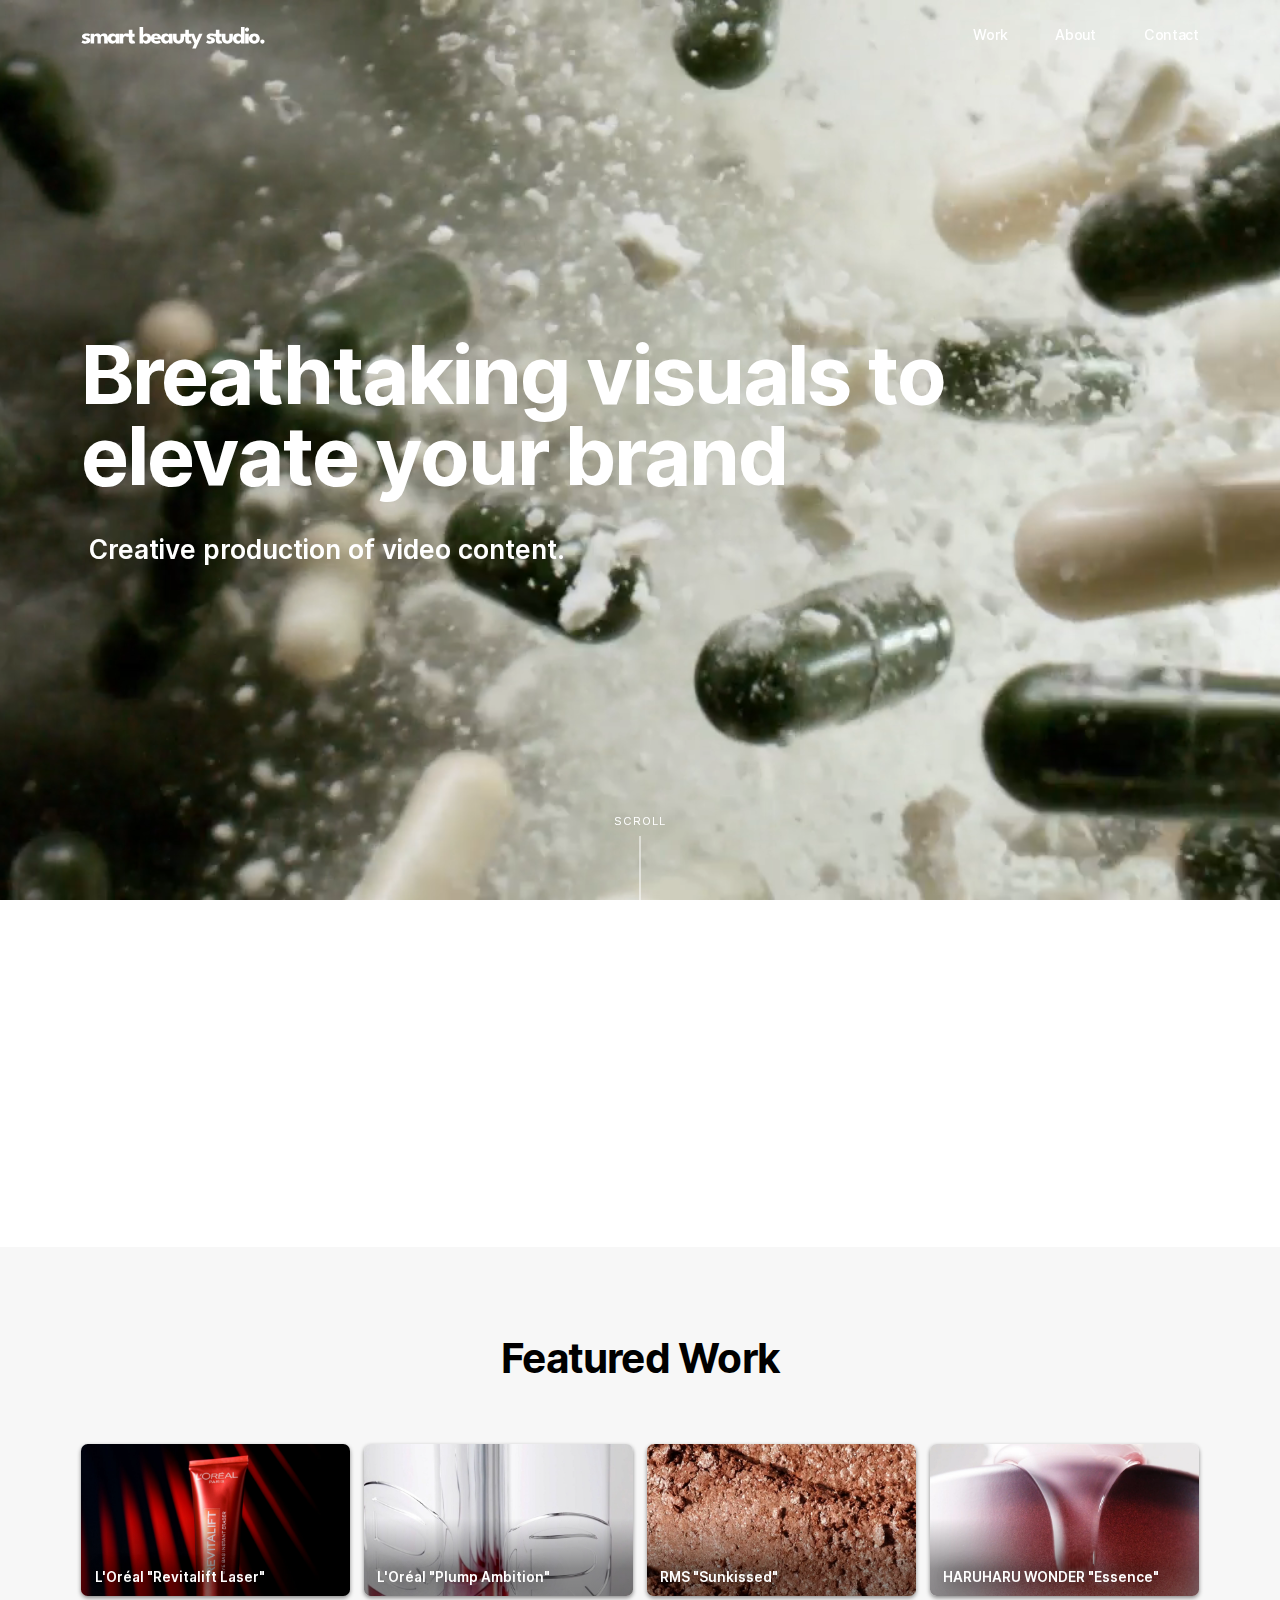
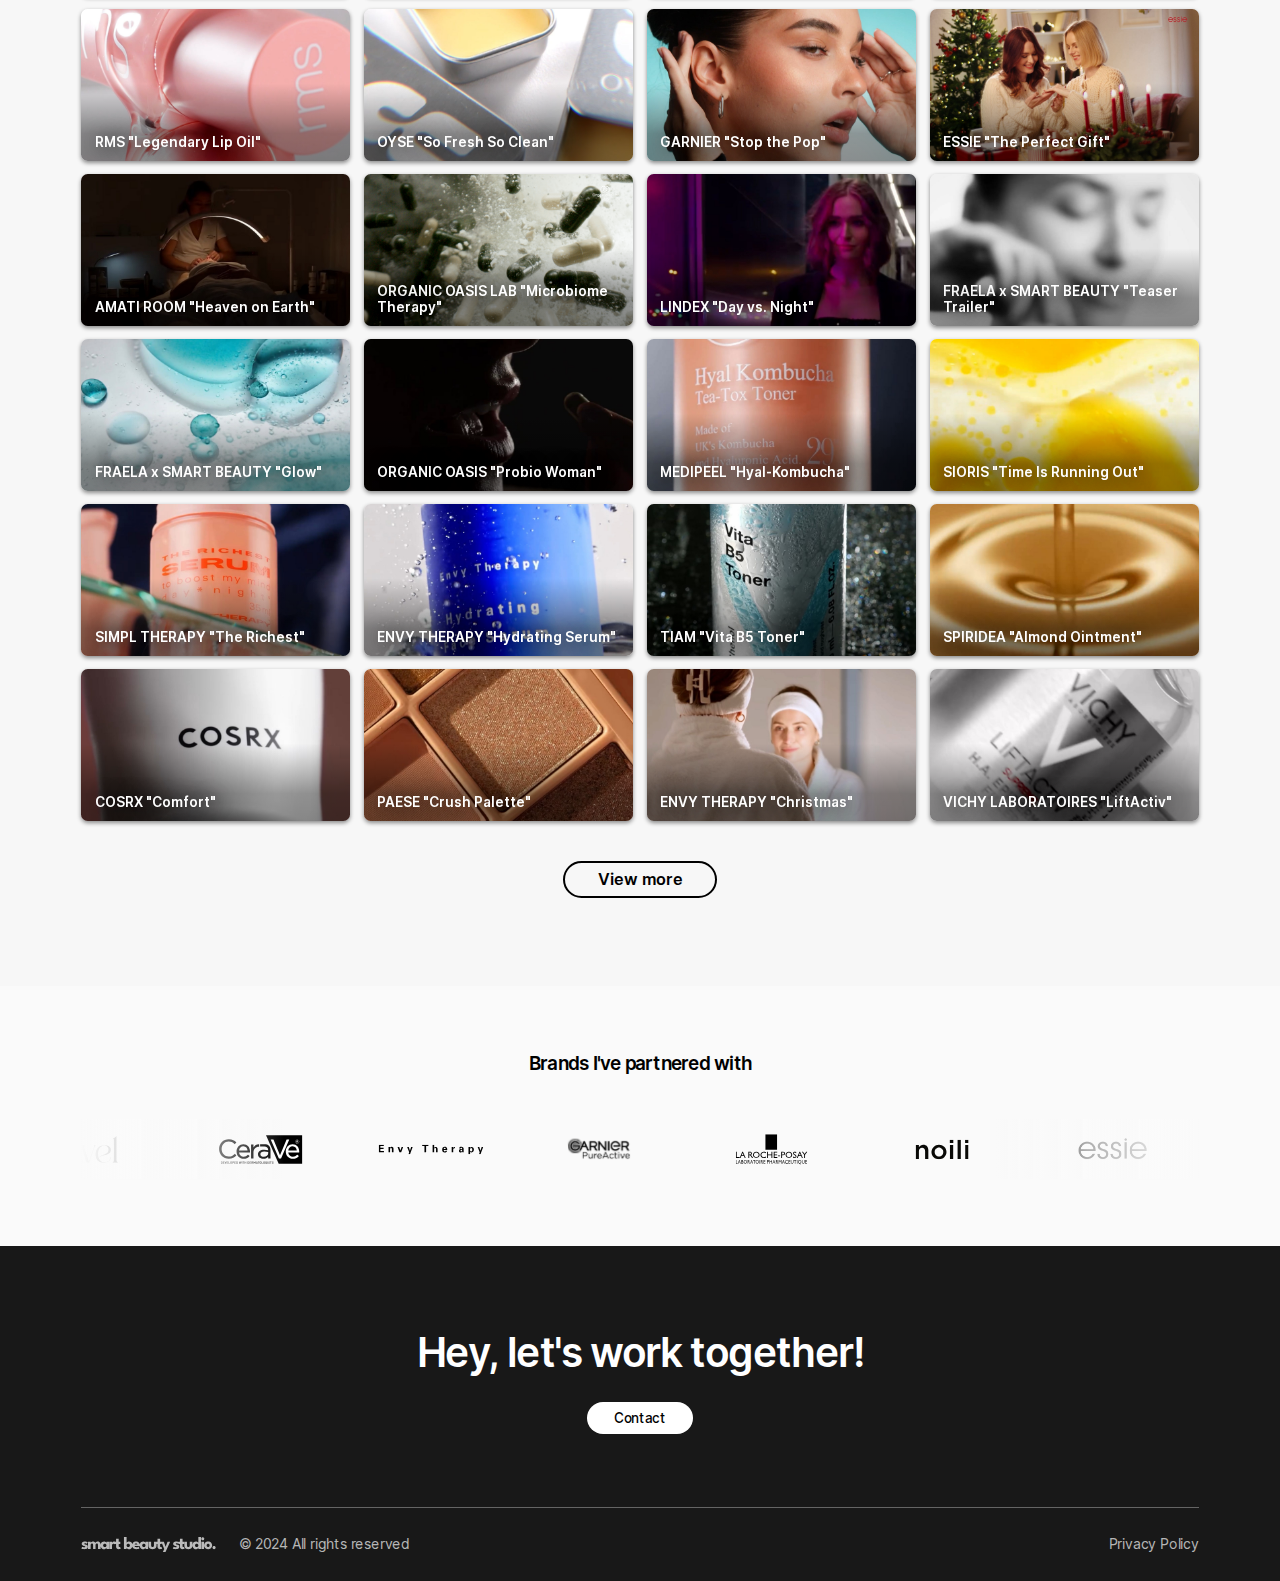
<file: index.html>
<!DOCTYPE html><!-- Last Published: Wed Sep 17 2025 20:02:54 GMT+0000 (Coordinated Universal Time) --><html data-wf-page="6544fe96a80e3f0ad2213122" data-wf-site="6544fe96a80e3f0ad2213121" lang="en"><head><meta charset="utf-8"/><title>Smart Beauty Studio — Breathtaking visuals to elevate your brand</title><meta content="Let your products take the spotlight and come to life. We will capture the essence of your brand and deliver exceptional visual content." name="description"/><meta content="Smart Beauty Studio — Breathtaking visuals to elevate your brand" property="og:title"/><meta content="Let your products take the spotlight and come to life. We will capture the essence of your brand and deliver exceptional visual content." property="og:description"/><meta content="Smart Beauty Studio — Breathtaking visuals to elevate your brand" property="twitter:title"/><meta content="Let your products take the spotlight and come to life. We will capture the essence of your brand and deliver exceptional visual content." property="twitter:description"/><meta property="og:type" content="website"/><meta content="summary_large_image" name="twitter:card"/><meta content="width=device-width, initial-scale=1" name="viewport"/><meta content="GNPOAOrLCeZWtTyeZS1NF1gpcgEbY3thSBfjQ2C4Bz0" name="google-site-verification"/><link href="css/smartbeautystudio.webflow.shared.56fe9424e.min.css" rel="stylesheet" type="text/css"/><style>@media (min-width:992px) {html.w-mod-js:not(.w-mod-ix) [data-w-id="a26833d1-d549-b6be-e3de-bb6fda98408c"] {opacity:0;}}</style><script type="text/javascript">!function(o,c){var n=c.documentElement,t=" w-mod-";n.className+=t+"js",("ontouchstart"in o||o.DocumentTouch&&c instanceof DocumentTouch)&&(n.className+=t+"touch")}(window,document);</script><link href="images/favicon.png" rel="shortcut icon" type="image/x-icon"/><link href="images/app-icon.png" rel="apple-touch-icon"/><link href="https://smartbeautystudio.com" rel="canonical"/><script async="" src="https://www.googletagmanager.com/gtag/js?id=G-0744LF0LFR"></script><script type="text/javascript">window.dataLayer = window.dataLayer || [];function gtag(){dataLayer.push(arguments);}gtag('js', new Date());gtag('set', 'developer_id.dZGVlNj', true);gtag('config', 'G-0744LF0LFR');</script><link rel="stylesheet" href="https://cdn.plyr.io/3.7.8/plyr.css" />
<meta name="viewport" content="width=device-width, initial-scale=1.0, viewport-fit=cover">
<style>
.plyr__control.plyr__control--overlaid{
background-color: rgba(0, 0, 0, 0.5);
  -webkit-backdrop-filter: blur(12px);
  backdrop-filter: blur(12px);
  transform: translate(-50%,-50%) scale(1.5);
 
}
.plyr__control.plyr__control--overlaid:hover{
background-color: rgba(40, 40, 40, 0.5);
}
.plyr__controls__item.plyr__control:hover{
background-color: rgba(255, 255, 255, 0.5);
}
 .plyr__controls__item.plyr__control{
border-radius: 8px;
}
  
.plyr__poster{
  background-size: cover;
  background-color: transparent;
  }
.plyr--video, .plyr__video-wrapper{
  background: transparent;
  }
input[type=range]{
color:#fff !important;
}
.project-item-overlay {
  pointer-events: none;
}

</style> <link rel="stylesheet"href="https://cdnjs.cloudflare.com/ajax/libs/animate.css/4.1.1/animate.min.css"/>
</head><body><div class="w-embed"><style>
 * {
  -webkit-font-smoothing: antialiased;
  -moz-osx-font-smoothing: grayscale;
}

a{
color: inherit;
}

input, textarea{
-webkit-appearance: none;
}
textarea {
  resize: none;
}
@media only screen and (min-width: 1920px) {
     body {font-size: 19.2px;}
}

@media only screen and (min-width: 992px) and (max-width: 1300px)  {
     body {font-size: 13.52px;}
}
.nav-bg, .project-details-close{
  -webkit-backdrop-filter: blur(10px);
  backdrop-filter: blur(10px);
}

@supports not (backdrop-filter: blur(20px)) or (-webkit-backdrop-filter: blur(20px)) {
	.nav-bg{
  background-color: #000;
  }
}

.project-item-details{
  -webkit-backdrop-filter: blur(20px);
  backdrop-filter: blur(20px);
}

@media only screen and (max-height: 450px)  {
     .project-item-details{
     	display: block;
     }
}
</style></div><div class="w-embed"><style>
@media only screen and (min-width: 479px) {
.logos-track:hover{
animation-play-state: paused;
}
}

@keyframes marquee-horizontal {
  from { transform: translateX(0); }
  to { transform: translateX(-50%); }
}

@-webkit-keyframes marquee-horizontal {
  from { transform: translateX(0); }
  to { transform: translateX(-50%); }
}

.hero-heading{
	will-change: transform, opacity;
  animation: fadeIn 1s ease;
  animation-iteration-count: 1;
  animation-fill-mode: backwards;
  animation-delay: 0.5s;
}
.hero-subheading-wrap{
	will-change: transform, opacity;
  animation: fadeIn 1.5s ease;
  animation-iteration-count: 1;
  animation-fill-mode: backwards;
  animation-delay: 0.7s;
}

@keyframes fadeIn {
	 from {
        opacity: 0;
        transform: translateY(50px);
    }
    to {
        opacity: 1;
        transform: translateY(0px);
     }
}
</style></div><nav class="nav"><div class="container container--nav"><a aria-label="Homepage" href="/" aria-current="page" class="nav-logo w-inline-block w--current"><div class="nav-logo-img w-embed"><svg width="300px" height="35px" viewBox="0 0 300 35" version="1.1" xmlns="http://www.w3.org/2000/svg" xmlns:xlink="http://www.w3.org/1999/xlink">
    <g id="Page-1" stroke="none" stroke-width="1" fill="none" fill-rule="evenodd">
        <path d="M7.232 9.2654C8.096 9.2654 8.88533 9.34007 9.6 9.4894C10.3147 9.62807 10.912 9.78807 11.392 9.9694C11.8827 10.1507 12.1973 10.3001 12.336 10.4174L10.752 13.2814C10.5493 13.1321 10.1707 12.9401 9.616 12.7054C9.072 12.4707 8.464 12.3534 7.792 12.3534C7.28 12.3534 6.848 12.4334 6.496 12.5934C6.144 12.7427 5.968 12.9827 5.968 13.3134C5.968 13.6441 6.16 13.9107 6.544 14.1134C6.93867 14.3054 7.504 14.4761 8.24 14.6254C8.88 14.7534 9.53067 14.9561 10.192 15.2334C10.8533 15.5107 11.4027 15.9214 11.84 16.4654C12.288 16.9987 12.512 17.7134 12.512 18.6094C12.512 19.5267 12.3147 20.2841 11.92 20.8814C11.5253 21.4787 11.0027 21.9427 10.352 22.2734C9.70133 22.6041 8.99733 22.8334 8.24 22.9614C7.48267 23.1001 6.74667 23.1694 6.032 23.1694C5.02933 23.1694 4.15467 23.0787 3.408 22.8974C2.672 22.7161 2.07467 22.5081 1.616 22.2734C1.15733 22.0387 0.837333 21.8521 0.656 21.7134L2.224 18.5134C2.50133 18.7481 2.95467 19.0147 3.584 19.3134C4.21333 19.6014 4.88 19.7454 5.584 19.7454C6.26667 19.7454 6.79467 19.6441 7.168 19.4414C7.54133 19.2387 7.728 18.9721 7.728 18.6414C7.728 18.3747 7.63733 18.1614 7.456 18.0014C7.27467 17.8414 7.01867 17.7027 6.688 17.5854C6.35733 17.4681 5.95733 17.3614 5.488 17.2654C5.06133 17.1801 4.608 17.0467 4.128 16.8654C3.648 16.6841 3.19467 16.4387 2.768 16.1294C2.34133 15.8094 1.99467 15.4094 1.728 14.9294C1.46133 14.4494 1.328 13.8681 1.328 13.1854C1.328 12.3107 1.61067 11.5854 2.176 11.0094C2.74133 10.4334 3.472 10.0014 4.368 9.7134C5.264 9.41473 6.21867 9.2654 7.232 9.2654ZM30.918 9.2654C31.91 9.2654 32.7847 9.4734 33.542 9.8894C34.2993 10.2947 34.8913 10.9241 35.318 11.7774C35.7553 12.6307 35.974 13.7294 35.974 15.0734V22.7854H31.19V15.8094C31.19 14.8921 31.0513 14.1507 30.774 13.5854C30.4967 13.0201 29.9473 12.7374 29.126 12.7374C28.6353 12.7374 28.2033 12.8654 27.83 13.1214C27.4567 13.3774 27.1687 13.7347 26.966 14.1934C26.7633 14.6414 26.662 15.1801 26.662 15.8094V22.7854H22.198V15.8094C22.198 14.8921 22.0433 14.1507 21.734 13.5854C21.4353 13.0201 20.902 12.7374 20.134 12.7374C19.6433 12.7374 19.2113 12.8654 18.838 13.1214C18.4647 13.3667 18.1767 13.7187 17.974 14.1774C17.782 14.6254 17.686 15.1694 17.686 15.8094V22.7854H12.854V9.6494H17.686V11.5214C17.814 11.1907 18.0913 10.8547 18.518 10.5134C18.9553 10.1614 19.494 9.86807 20.134 9.6334C20.774 9.38807 21.4513 9.2654 22.166 9.2654C22.9447 9.2654 23.5953 9.38273 24.118 9.6174C24.6407 9.8414 25.0673 10.1454 25.398 10.5294C25.7393 10.9134 26.0113 11.3294 26.214 11.7774C26.3633 11.3934 26.6567 11.0094 27.094 10.6254C27.542 10.2307 28.0967 9.9054 28.758 9.6494C29.43 9.3934 30.15 9.2654 30.918 9.2654ZM46.7435 22.7854V20.6574C46.6475 20.8707 46.4022 21.1801 46.0075 21.5854C45.6235 21.9907 45.1115 22.3587 44.4715 22.6894C43.8315 23.0094 43.0848 23.1694 42.2315 23.1694C40.9515 23.1694 39.8315 22.8601 38.8715 22.2414C37.9115 21.6121 37.1648 20.7747 36.6315 19.7294C36.0982 18.6734 35.8315 17.5054 35.8315 16.2254C35.8315 14.9454 36.0982 13.7827 36.6315 12.7374C37.1648 11.6814 37.9115 10.8387 38.8715 10.2094C39.8315 9.58007 40.9515 9.2654 42.2315 9.2654C43.0528 9.2654 43.7728 9.39873 44.3915 9.6654C45.0102 9.9214 45.5115 10.2307 45.8955 10.5934C46.2795 10.9454 46.5462 11.2707 46.6955 11.5694V9.6494H51.5275V22.7854H46.7435ZM40.5995 16.2254C40.5995 16.8227 40.7382 17.3614 41.0155 17.8414C41.2928 18.3107 41.6608 18.6787 42.1195 18.9454C42.5888 19.2121 43.1062 19.3454 43.6715 19.3454C44.2582 19.3454 44.7755 19.2121 45.2235 18.9454C45.6715 18.6787 46.0235 18.3107 46.2795 17.8414C46.5462 17.3614 46.6795 16.8227 46.6795 16.2254C46.6795 15.6281 46.5462 15.0947 46.2795 14.6254C46.0235 14.1454 45.6715 13.7721 45.2235 13.5054C44.7755 13.2281 44.2582 13.0894 43.6715 13.0894C43.1062 13.0894 42.5888 13.2281 42.1195 13.5054C41.6608 13.7721 41.2928 14.1454 41.0155 14.6254C40.7382 15.0947 40.5995 15.6281 40.5995 16.2254ZM56.822 22.7854H51.958V9.6494H56.822V11.6814H56.742C56.8273 11.4361 57.0353 11.1267 57.366 10.7534C57.6967 10.3694 58.1607 10.0281 58.758 9.7294C59.3553 9.42007 60.086 9.2654 60.95 9.2654C61.558 9.2654 62.118 9.3614 62.63 9.5534C63.142 9.73473 63.5153 9.91073 63.75 10.0814L61.862 14.0334C61.7127 13.8521 61.446 13.6654 61.062 13.4734C60.6887 13.2707 60.2193 13.1694 59.654 13.1694C59.0033 13.1694 58.4647 13.3347 58.038 13.6654C57.622 13.9961 57.3127 14.3961 57.11 14.8654C56.918 15.3347 56.822 15.7774 56.822 16.1934V22.7854ZM62.0765 9.6494H64.3165V4.2574H69.1325V9.6494H72.0765V13.6494H69.1325V17.3134C69.1325 17.8574 69.2125 18.3001 69.3725 18.6414C69.5325 18.9721 69.8258 19.1374 70.2525 19.1374C70.5405 19.1374 70.7858 19.0734 70.9885 18.9454C71.1912 18.8174 71.3138 18.7321 71.3565 18.6894L73.0205 22.1454C72.9458 22.2094 72.7112 22.3267 72.3165 22.4974C71.9325 22.6681 71.4418 22.8227 70.8445 22.9614C70.2472 23.1001 69.5805 23.1694 68.8445 23.1694C67.5325 23.1694 66.4498 22.8014 65.5965 22.0654C64.7432 21.3187 64.3165 20.1721 64.3165 18.6254V13.6494H62.0765V9.6494ZM78.7302 22.7854V0.7694H83.5942V11.5694C83.6902 11.2707 83.9356 10.9454 84.3302 10.5934C84.7356 10.2307 85.2636 9.9214 85.9142 9.6654C86.5756 9.39873 87.3222 9.2654 88.1542 9.2654C89.4342 9.2654 90.5436 9.58007 91.4822 10.2094C92.4209 10.8387 93.1462 11.6814 93.6582 12.7374C94.1702 13.7827 94.4262 14.9454 94.4262 16.2254C94.4262 17.5054 94.1702 18.6734 93.6582 19.7294C93.1462 20.7747 92.4209 21.6121 91.4822 22.2414C90.5436 22.8601 89.4342 23.1694 88.1542 23.1694C87.4502 23.1694 86.7836 23.0414 86.1542 22.7854C85.5356 22.5401 84.9969 22.2254 84.5382 21.8414C84.0902 21.4467 83.7596 21.0521 83.5462 20.6574V22.7854H78.7302ZM89.6582 16.2254C89.6582 15.6281 89.5249 15.0947 89.2582 14.6254C89.0022 14.1454 88.6449 13.7721 88.1862 13.5054C87.7382 13.2281 87.2316 13.0894 86.6662 13.0894C86.0796 13.0894 85.5516 13.2281 85.0822 13.5054C84.6236 13.7721 84.2609 14.1454 83.9942 14.6254C83.7276 15.0947 83.5942 15.6281 83.5942 16.2254C83.5942 16.8227 83.7276 17.3614 83.9942 17.8414C84.2609 18.3107 84.6236 18.6787 85.0822 18.9454C85.5516 19.2121 86.0796 19.3454 86.6662 19.3454C87.2316 19.3454 87.7382 19.2121 88.1862 18.9454C88.6449 18.6787 89.0022 18.3107 89.2582 17.8414C89.5249 17.3614 89.6582 16.8227 89.6582 16.2254ZM98.3172 17.2494C98.3492 17.7187 98.4986 18.1347 98.7652 18.4974C99.0319 18.8601 99.3999 19.1481 99.8692 19.3614C100.349 19.5641 100.915 19.6654 101.565 19.6654C102.184 19.6654 102.739 19.6014 103.229 19.4734C103.731 19.3454 104.163 19.1854 104.525 18.9934C104.899 18.8014 105.187 18.6041 105.389 18.4014L107.277 21.4094C107.011 21.6974 106.632 21.9801 106.141 22.2574C105.661 22.5241 105.027 22.7427 104.237 22.9134C103.448 23.0841 102.451 23.1694 101.245 23.1694C99.7946 23.1694 98.5039 22.8974 97.3733 22.3534C96.2426 21.8094 95.3519 21.0094 94.7012 19.9534C94.0506 18.8974 93.7252 17.6067 93.7252 16.0814C93.7252 14.8014 94.0026 13.6494 94.5572 12.6254C95.1226 11.5907 95.9386 10.7747 97.0052 10.1774C98.0719 9.5694 99.3572 9.2654 100.861 9.2654C102.291 9.2654 103.528 9.52673 104.573 10.0494C105.629 10.5721 106.44 11.3507 107.005 12.3854C107.581 13.4094 107.869 14.6894 107.869 16.2254C107.869 16.3107 107.864 16.4814 107.853 16.7374C107.853 16.9934 107.843 17.1641 107.821 17.2494H98.3172ZM103.293 14.7054C103.283 14.3641 103.192 14.0281 103.021 13.6974C102.851 13.3561 102.595 13.0787 102.253 12.8654C101.912 12.6414 101.475 12.5294 100.941 12.5294C100.408 12.5294 99.9546 12.6361 99.5813 12.8494C99.2186 13.0521 98.9413 13.3187 98.7492 13.6494C98.5572 13.9801 98.4506 14.3321 98.4292 14.7054H103.293ZM118.335 22.7854V20.6574C118.239 20.8707 117.993 21.1801 117.599 21.5854C117.215 21.9907 116.703 22.3587 116.063 22.6894C115.423 23.0094 114.676 23.1694 113.823 23.1694C112.543 23.1694 111.423 22.8601 110.463 22.2414C109.503 21.6121 108.756 20.7747 108.223 19.7294C107.689 18.6734 107.423 17.5054 107.423 16.2254C107.423 14.9454 107.689 13.7827 108.223 12.7374C108.756 11.6814 109.503 10.8387 110.463 10.2094C111.423 9.58007 112.543 9.2654 113.823 9.2654C114.644 9.2654 115.364 9.39873 115.983 9.6654C116.601 9.9214 117.103 10.2307 117.487 10.5934C117.871 10.9454 118.137 11.2707 118.287 11.5694V9.6494H123.119V22.7854H118.335ZM112.191 16.2254C112.191 16.8227 112.329 17.3614 112.607 17.8414C112.884 18.3107 113.252 18.6787 113.711 18.9454C114.18 19.2121 114.697 19.3454 115.263 19.3454C115.849 19.3454 116.367 19.2121 116.815 18.9454C117.263 18.6787 117.615 18.3107 117.871 17.8414C118.137 17.3614 118.271 16.8227 118.271 16.2254C118.271 15.6281 118.137 15.0947 117.871 14.6254C117.615 14.1454 117.263 13.7721 116.815 13.5054C116.367 13.2281 115.849 13.0894 115.263 13.0894C114.697 13.0894 114.18 13.2281 113.711 13.5054C113.252 13.7721 112.884 14.1454 112.607 14.6254C112.329 15.0947 112.191 15.6281 112.191 16.2254ZM128.573 15.7294C128.573 16.7747 128.771 17.6121 129.165 18.2414C129.56 18.8601 130.221 19.1694 131.149 19.1694C132.099 19.1694 132.765 18.8601 133.149 18.2414C133.544 17.6121 133.741 16.7747 133.741 15.7294V9.6494H138.541V16.2414C138.541 17.6494 138.248 18.8761 137.661 19.9214C137.085 20.9561 136.248 21.7561 135.149 22.3214C134.051 22.8867 132.717 23.1694 131.149 23.1694C129.592 23.1694 128.264 22.8867 127.165 22.3214C126.067 21.7561 125.229 20.9561 124.653 19.9214C124.077 18.8761 123.789 17.6494 123.789 16.2414V9.6494H128.573V15.7294ZM138.012 9.6494H140.252V4.2574H145.068V9.6494H148.012V13.6494H145.068V17.3134C145.068 17.8574 145.148 18.3001 145.308 18.6414C145.468 18.9721 145.761 19.1374 146.188 19.1374C146.476 19.1374 146.721 19.0734 146.924 18.9454C147.126 18.8174 147.249 18.7321 147.292 18.6894L148.956 22.1454C148.881 22.2094 148.646 22.3267 148.252 22.4974C147.868 22.6681 147.377 22.8227 146.78 22.9614C146.182 23.1001 145.516 23.1694 144.78 23.1694C143.468 23.1694 142.385 22.8014 141.532 22.0654C140.678 21.3187 140.252 20.1721 140.252 18.6254V13.6494H138.012V9.6494ZM155.141 18.5774L158.693 9.6494H163.461L154.437 29.4414H149.573L152.613 22.7854L147.125 9.6494H151.973L155.141 18.5774ZM174.862 9.2654C175.726 9.2654 176.515 9.34007 177.23 9.4894C177.945 9.62807 178.542 9.78807 179.022 9.9694C179.513 10.1507 179.827 10.3001 179.966 10.4174L178.382 13.2814C178.179 13.1321 177.801 12.9401 177.246 12.7054C176.702 12.4707 176.094 12.3534 175.422 12.3534C174.91 12.3534 174.478 12.4334 174.126 12.5934C173.774 12.7427 173.598 12.9827 173.598 13.3134C173.598 13.6441 173.79 13.9107 174.174 14.1134C174.569 14.3054 175.134 14.4761 175.87 14.6254C176.51 14.7534 177.161 14.9561 177.822 15.2334C178.483 15.5107 179.033 15.9214 179.47 16.4654C179.918 16.9987 180.142 17.7134 180.142 18.6094C180.142 19.5267 179.945 20.2841 179.55 20.8814C179.155 21.4787 178.633 21.9427 177.982 22.2734C177.331 22.6041 176.627 22.8334 175.87 22.9614C175.113 23.1001 174.377 23.1694 173.662 23.1694C172.659 23.1694 171.785 23.0787 171.038 22.8974C170.302 22.7161 169.705 22.5081 169.246 22.2734C168.787 22.0387 168.467 21.8521 168.286 21.7134L169.854 18.5134C170.131 18.7481 170.585 19.0147 171.214 19.3134C171.843 19.6014 172.51 19.7454 173.214 19.7454C173.897 19.7454 174.425 19.6441 174.798 19.4414C175.171 19.2387 175.358 18.9721 175.358 18.6414C175.358 18.3747 175.267 18.1614 175.086 18.0014C174.905 17.8414 174.649 17.7027 174.318 17.5854C173.987 17.4681 173.587 17.3614 173.118 17.2654C172.691 17.1801 172.238 17.0467 171.758 16.8654C171.278 16.6841 170.825 16.4387 170.398 16.1294C169.971 15.8094 169.625 15.4094 169.358 14.9294C169.091 14.4494 168.958 13.8681 168.958 13.1854C168.958 12.3107 169.241 11.5854 169.806 11.0094C170.371 10.4334 171.102 10.0014 171.998 9.7134C172.894 9.41473 173.849 9.2654 174.862 9.2654ZM179.145 9.6494H181.385V4.2574H186.201V9.6494H189.145V13.6494H186.201V17.3134C186.201 17.8574 186.281 18.3001 186.441 18.6414C186.601 18.9721 186.895 19.1374 187.321 19.1374C187.609 19.1374 187.855 19.0734 188.057 18.9454C188.26 18.8174 188.383 18.7321 188.425 18.6894L190.089 22.1454C190.015 22.2094 189.78 22.3267 189.385 22.4974C189.001 22.6681 188.511 22.8227 187.913 22.9614C187.316 23.1001 186.649 23.1694 185.913 23.1694C184.601 23.1694 183.519 22.8014 182.665 22.0654C181.812 21.3187 181.385 20.1721 181.385 18.6254V13.6494H179.145V9.6494ZM194.258 15.7294C194.258 16.7747 194.456 17.6121 194.85 18.2414C195.245 18.8601 195.906 19.1694 196.834 19.1694C197.784 19.1694 198.45 18.8601 198.834 18.2414C199.229 17.6121 199.426 16.7747 199.426 15.7294V9.6494H204.226V16.2414C204.226 17.6494 203.933 18.8761 203.346 19.9214C202.77 20.9561 201.933 21.7561 200.834 22.3214C199.736 22.8867 198.402 23.1694 196.834 23.1694C195.277 23.1694 193.949 22.8867 192.85 22.3214C191.752 21.7561 190.914 20.9561 190.338 19.9214C189.762 18.8761 189.474 17.6494 189.474 16.2414V9.6494H194.258V15.7294ZM210.574 23.1694C209.304 23.1694 208.2 22.8601 207.262 22.2414C206.323 21.6121 205.592 20.7747 205.07 19.7294C204.558 18.6734 204.302 17.5054 204.302 16.2254C204.302 14.9454 204.558 13.7827 205.07 12.7374C205.592 11.6814 206.323 10.8387 207.262 10.2094C208.2 9.58007 209.304 9.2654 210.574 9.2654C211.416 9.2654 212.163 9.39873 212.814 9.6654C213.464 9.9214 213.992 10.2307 214.398 10.5934C214.803 10.9454 215.048 11.2707 215.134 11.5694V0.7694H219.998V22.7854H215.182V20.6574C214.979 21.0521 214.648 21.4467 214.19 21.8414C213.731 22.2254 213.192 22.5401 212.574 22.7854C211.955 23.0414 211.288 23.1694 210.574 23.1694ZM212.062 19.3454C212.648 19.3454 213.171 19.2121 213.63 18.9454C214.099 18.6787 214.467 18.3107 214.734 17.8414C215 17.3614 215.134 16.8227 215.134 16.2254C215.134 15.6281 215 15.0947 214.734 14.6254C214.467 14.1454 214.099 13.7721 213.63 13.5054C213.171 13.2281 212.648 13.0894 212.062 13.0894C211.496 13.0894 210.984 13.2281 210.526 13.5054C210.078 13.7721 209.72 14.1454 209.454 14.6254C209.198 15.0947 209.07 15.6281 209.07 16.2254C209.07 16.8227 209.198 17.3614 209.454 17.8414C209.72 18.3107 210.078 18.6787 210.526 18.9454C210.984 19.2121 211.496 19.3454 212.062 19.3454ZM220.736 22.7854V9.6494H225.6V22.7854H220.736ZM223.232 6.9454C222.464 6.9454 221.814 6.67873 221.28 6.1454C220.747 5.6014 220.48 4.95607 220.48 4.2094C220.48 3.46273 220.747 2.8174 221.28 2.2734C221.824 1.71873 222.475 1.4414 223.232 1.4414C223.734 1.4414 224.192 1.5694 224.608 1.8254C225.024 2.07073 225.36 2.4014 225.616 2.8174C225.872 3.2334 226 3.6974 226 4.2094C226 4.95607 225.728 5.6014 225.184 6.1454C224.64 6.67873 223.99 6.9454 223.232 6.9454ZM233.08 23.1694C231.64 23.1694 230.36 22.8761 229.24 22.2894C228.13 21.6921 227.256 20.8761 226.616 19.8414C225.986 18.7961 225.672 17.6014 225.672 16.2574C225.672 14.9134 225.986 13.7187 226.616 12.6734C227.256 11.6174 228.13 10.7854 229.24 10.1774C230.36 9.5694 231.64 9.2654 233.08 9.2654C234.52 9.2654 235.789 9.5694 236.888 10.1774C237.986 10.7854 238.845 11.6174 239.464 12.6734C240.082 13.7187 240.392 14.9134 240.392 16.2574C240.392 17.6014 240.082 18.7961 239.464 19.8414C238.845 20.8761 237.986 21.6921 236.888 22.2894C235.789 22.8761 234.52 23.1694 233.08 23.1694ZM233.08 19.1694C233.634 19.1694 234.114 19.0467 234.52 18.8014C234.925 18.5561 235.24 18.2094 235.464 17.7614C235.688 17.3134 235.8 16.8067 235.8 16.2414C235.8 15.6654 235.688 15.1534 235.464 14.7054C235.24 14.2574 234.925 13.9054 234.52 13.6494C234.114 13.3934 233.634 13.2654 233.08 13.2654C232.525 13.2654 232.04 13.3934 231.624 13.6494C231.218 13.9054 230.898 14.2574 230.664 14.7054C230.44 15.1534 230.328 15.6654 230.328 16.2414C230.328 16.8067 230.44 17.3134 230.664 17.7614C230.898 18.2094 231.218 18.5561 231.624 18.8014C232.04 19.0467 232.525 19.1694 233.08 19.1694ZM243.947 23.1694C243.157 23.1694 242.475 22.8867 241.899 22.3214C241.333 21.7454 241.051 21.0627 241.051 20.2734C241.051 19.4627 241.333 18.7747 241.899 18.2094C242.475 17.6334 243.157 17.3454 243.947 17.3454C244.757 17.3454 245.445 17.6334 246.011 18.2094C246.576 18.7747 246.859 19.4627 246.859 20.2734C246.859 21.0627 246.576 21.7454 246.011 22.3214C245.445 22.8867 244.757 23.1694 243.947 23.1694Z" id="logo" fill="currentColor" fill-rule="nonzero"></path>
    </g>
</svg></div></a><div class="nav-menu"><a href="/featured" class="nav-link">Work</a><a href="/about" class="nav-link">About</a><a href="/careers" class="nav-link hide">Careers</a><a href="/contact" class="nav-link">Contact</a></div><a data-w-id="cdbebec7-1691-f001-9ec8-91ee1d7e8cef" href="#" class="nav-mobile-button w-inline-block"><div data-is-ix2-target="1" class="nav-lottie" data-w-id="1efb9643-bdf9-e702-0a16-d56255172dc3" data-animation-type="lottie" data-src="js/lottieflow-menu-nav-07-000000-easey.json" data-loop="0" data-direction="1" data-autoplay="0" data-renderer="svg" data-default-duration="2.4791666666666665" data-duration="0"></div></a></div><div class="nav-bg"></div></nav><header data-w-id="922896cf-7d5d-3609-18ba-64e39e5bd346" class="hero"><div class="hero-bg-video-wrap"><div class="hero-video-overlay"></div><div data-poster-url="images/sbs_hero_bg-video-v6-poster-00001.jpg" data-video-urls="images/sbs_hero_bg-video-v6-transcode.mp4,images/sbs_hero_bg-video-v6-transcode.webm" data-autoplay="true" data-loop="true" data-wf-ignore="true" data-beta-bgvideo-upgrade="false" class="hero-bg-video w-background-video w-background-video-atom"><video id="e55067d2-af3a-0acc-0d65-615f9db2d1e3-video" autoplay="" loop="" style="background-image:url(&quot;images/sbs_hero_bg-video-v6-poster-00001.jpg&quot;)" muted="" playsinline="" data-wf-ignore="true" data-object-fit="cover"><source src="images/sbs_hero_bg-video-v6-transcode.mp4" data-wf-ignore="true"/><source src="images/sbs_hero_bg-video-v6-transcode.webm" data-wf-ignore="true"/></video></div><div class="hero-scroll-indicator-wrap"><div>Scroll</div><div class="scroll-indicator"><div data-w-id="e616da6e-2fdb-17fd-8ec3-45c23ab688d8" style="-webkit-transform:translate3d(0, -100%, 0) scale3d(1, 1, 1) rotateX(0) rotateY(0) rotateZ(0) skew(0, 0);-moz-transform:translate3d(0, -100%, 0) scale3d(1, 1, 1) rotateX(0) rotateY(0) rotateZ(0) skew(0, 0);-ms-transform:translate3d(0, -100%, 0) scale3d(1, 1, 1) rotateX(0) rotateY(0) rotateZ(0) skew(0, 0);transform:translate3d(0, -100%, 0) scale3d(1, 1, 1) rotateX(0) rotateY(0) rotateZ(0) skew(0, 0)" class="scroll-indicator-highlight"></div></div></div></div><div class="container"><div class="hero-header-wrap"><h1 class="hero-heading">Breathtaking visuals to elevate your brand</h1><div class="hero-subheading-wrap"><h2 class="hero-subheading">Creative production of <span class="rotator">video content.,product reels.,captivating ads.,macro shots.</span></h2></div></div></div></header><section class="section section--intro"><div class="container container--centered"><div data-w-id="9152408d-456d-19b0-a20a-2de8d4626b26" class="intro-eyebrow">Welcome to SMART BEAUTY. creative studio</div><p data-w-id="a92be21b-05ae-f341-5811-bebbc87a5d4c" class="intro-text intro-text-hide">Let your products take the spotlight and come to life. We will capture the essence of your brand and deliver exceptional visual content.<br/></p><p data-w-id="7e40e726-bcb9-cf42-5c7a-5eab8dcb5a48" class="intro-text intro-text-hide-mobile big">Let your products take the spotlight and come to life. We will capture the essence of your brand and deliver exceptional visual content.<br/></p></div></section><section class="section section--featured-work"><div class="container"><h3 class="featured-work-heading">Featured Work</h3><div class="w-dyn-list"><div role="list" class="projects-grid collection-list w-dyn-items"><div role="listitem" class="project-collection-item w-dyn-item"><a data-w-id="a26833d1-d549-b6be-e3de-bb6fda984088" href="#" class="project-item-link w-inline-block"><img src="images/2_1.2.1.jpg" loading="lazy" alt="" sizes="100vw" srcset="images/2_1.2.1-p-500.jpg 500w, images/2_1.2.1-p-800.jpg 800w, images/2_1.2.1-p-1080.jpg 1080w, images/2_1.2.1-p-1600.jpg 1600w, images/2_1.2.1-p-2000.jpg 2000w, images/2_1.2.1-p-2600.jpg 2600w, images/2_1.2.1-p-3200.jpg 3200w, images/2_1.2.1.jpg 3840w" class="project-tn"/><div class="project-item-overlay"><h4 class="project-item-title">L&#x27;Oréal &quot;Revitalift Laser&quot;</h4></div><div data-w-id="a26833d1-d549-b6be-e3de-bb6fda98408c" class="project-item-video-preview-wrap"><div class="project-item-video-preview w-embed"><div style="position:absolute; top:0; left:0; width:100%; height:100%;" data-video-urls="images/revitalift_2507_v9-master-p-transcode.mp4,images/revitalift_2507_v9-master-p-transcode.webm" data-loop="true" data-wf-ignore="true" class="w-background-video w-background-video-atom"><video preload="none" loop=""  muted="" playsinline="" data-wf-ignore="true" data-object-fit="cover"><source src="images/revitalift_2507_v9-master-p-transcode.mp4" data-wf-ignore="true"><source src="images/revitalift_2507_v9-master-p-transcode.webm" data-wf-ignore="true"></video></div></div></div></a><div class="project-item-details hidden"><div class="project-details-inner"><div class="project-details-close"><img src="images/cancel.svg" loading="lazy" alt="" class="close-icon"/></div><div data-w-id="a26833d1-d549-b6be-e3de-bb6fda984092" class="project-details-video-wrap"><div class="project-video-embed w-embed"><div class="player" data-plyr-provider="vimeo" data-plyr-embed-id="1119553618" ></div></div></div><div class="project-details-info"><div class="project-details-info-top"><h2 class="project-details-heading">L&#x27;Oréal &quot;Revitalift Laser&quot;</h2><div class="project-client-wrap"><div>Client:</div><div class="project-client-text">AMIC, L&#x27;Oréal</div></div></div><p class="project-description">Our live production for L&#x27;Oréal&#x27;s Revitalift event captures refined beauty moments through live guest features and sleek product visuals, delivering premium social content to attendees within minutes of capture.</p></div></div><div class="project-item-close-trigger"></div></div></div><div role="listitem" class="project-collection-item w-dyn-item"><a data-w-id="a26833d1-d549-b6be-e3de-bb6fda984088" href="#" class="project-item-link w-inline-block"><img src="images/still-202025-09-15-20112711_1.5.2.jpg" loading="lazy" alt="" sizes="100vw" srcset="images/still-202025-09-15-20112711_1.5.2-p-500.jpg 500w, images/still-202025-09-15-20112711_1.5.2-p-800.jpg 800w, images/still-202025-09-15-20112711_1.5.2-p-1080.jpg 1080w, images/still-202025-09-15-20112711_1.5.2-p-1600.jpg 1600w, images/still-202025-09-15-20112711_1.5.2.jpg 1920w" class="project-tn"/><div class="project-item-overlay"><h4 class="project-item-title">L&#x27;Oréal &quot;Plump Ambition&quot;</h4></div><div data-w-id="a26833d1-d549-b6be-e3de-bb6fda98408c" class="project-item-video-preview-wrap"><div class="project-item-video-preview w-embed"><div style="position:absolute; top:0; left:0; width:100%; height:100%;" data-video-urls="images/timeline-205-transcode.mp4,images/timeline-205-transcode.webm" data-loop="true" data-wf-ignore="true" class="w-background-video w-background-video-atom"><video preload="none" loop=""  muted="" playsinline="" data-wf-ignore="true" data-object-fit="cover"><source src="images/timeline-205-transcode.mp4" data-wf-ignore="true"><source src="images/timeline-205-transcode.webm" data-wf-ignore="true"></video></div></div></div></a><div class="project-item-details hidden"><div class="project-details-inner"><div class="project-details-close"><img src="images/cancel.svg" loading="lazy" alt="" class="close-icon"/></div><div data-w-id="a26833d1-d549-b6be-e3de-bb6fda984092" class="project-details-video-wrap"><div class="project-video-embed w-embed"><div class="player" data-plyr-provider="vimeo" data-plyr-embed-id="1118664358" ></div></div></div><div class="project-details-info"><div class="project-details-info-top"><h2 class="project-details-heading">L&#x27;Oréal &quot;Plump Ambition&quot;</h2><div class="project-client-wrap"><div>Client:</div><div class="project-client-text">L&#x27;Oréal</div></div></div><p class="project-description w-dyn-bind-empty"></p></div></div><div class="project-item-close-trigger"></div></div></div><div role="listitem" class="project-collection-item w-dyn-item"><a data-w-id="a26833d1-d549-b6be-e3de-bb6fda984088" href="#" class="project-item-link w-inline-block"><img src="images/still-202025-09-15-20112711_1.4.1.jpg" loading="lazy" alt="" sizes="100vw" srcset="images/still-202025-09-15-20112711_1.4.1-p-500.jpg 500w, images/still-202025-09-15-20112711_1.4.1-p-800.jpg 800w, images/still-202025-09-15-20112711_1.4.1-p-1080.jpg 1080w, images/still-202025-09-15-20112711_1.4.1-p-1600.jpg 1600w, images/still-202025-09-15-20112711_1.4.1.jpg 1920w" class="project-tn"/><div class="project-item-overlay"><h4 class="project-item-title">RMS &quot;Sunkissed&quot;</h4></div><div data-w-id="a26833d1-d549-b6be-e3de-bb6fda98408c" class="project-item-video-preview-wrap"><div class="project-item-video-preview w-embed"><div style="position:absolute; top:0; left:0; width:100%; height:100%;" data-video-urls="images/timeline-204-transcode.mp4,images/timeline-204-transcode.webm" data-loop="true" data-wf-ignore="true" class="w-background-video w-background-video-atom"><video preload="none" loop=""  muted="" playsinline="" data-wf-ignore="true" data-object-fit="cover"><source src="images/timeline-204-transcode.mp4" data-wf-ignore="true"><source src="images/timeline-204-transcode.webm" data-wf-ignore="true"></video></div></div></div></a><div class="project-item-details hidden"><div class="project-details-inner"><div class="project-details-close"><img src="images/cancel.svg" loading="lazy" alt="" class="close-icon"/></div><div data-w-id="a26833d1-d549-b6be-e3de-bb6fda984092" class="project-details-video-wrap"><div class="project-video-embed w-embed"><div class="player" data-plyr-provider="vimeo" data-plyr-embed-id="1118664015" ></div></div></div><div class="project-details-info"><div class="project-details-info-top"><h2 class="project-details-heading">RMS &quot;Sunkissed&quot;</h2><div class="project-client-wrap"><div>Client:</div><div class="project-client-text">RMS</div></div></div><p class="project-description w-dyn-bind-empty"></p></div></div><div class="project-item-close-trigger"></div></div></div><div role="listitem" class="project-collection-item w-dyn-item"><a data-w-id="a26833d1-d549-b6be-e3de-bb6fda984088" href="#" class="project-item-link w-inline-block"><img src="images/still-202025-09-15-20112711_1.3.1.jpg" loading="lazy" alt="" sizes="100vw" srcset="images/still-202025-09-15-20112711_1.3.1-p-500.jpg 500w, images/still-202025-09-15-20112711_1.3.1-p-800.jpg 800w, images/still-202025-09-15-20112711_1.3.1-p-1080.jpg 1080w, images/still-202025-09-15-20112711_1.3.1-p-1600.jpg 1600w, images/still-202025-09-15-20112711_1.3.1.jpg 1920w" class="project-tn"/><div class="project-item-overlay"><h4 class="project-item-title">HARUHARU WONDER &quot;Essence&quot;</h4></div><div data-w-id="a26833d1-d549-b6be-e3de-bb6fda98408c" class="project-item-video-preview-wrap"><div class="project-item-video-preview w-embed"><div style="position:absolute; top:0; left:0; width:100%; height:100%;" data-video-urls="images/timeline-203-transcode.mp4,images/timeline-203-transcode.webm" data-loop="true" data-wf-ignore="true" class="w-background-video w-background-video-atom"><video preload="none" loop=""  muted="" playsinline="" data-wf-ignore="true" data-object-fit="cover"><source src="images/timeline-203-transcode.mp4" data-wf-ignore="true"><source src="images/timeline-203-transcode.webm" data-wf-ignore="true"></video></div></div></div></a><div class="project-item-details hidden"><div class="project-details-inner"><div class="project-details-close"><img src="images/cancel.svg" loading="lazy" alt="" class="close-icon"/></div><div data-w-id="a26833d1-d549-b6be-e3de-bb6fda984092" class="project-details-video-wrap"><div class="project-video-embed w-embed"><div class="player" data-plyr-provider="vimeo" data-plyr-embed-id="1118663840" ></div></div></div><div class="project-details-info"><div class="project-details-info-top"><h2 class="project-details-heading">HARUHARU WONDER &quot;Essence&quot;</h2><div class="project-client-wrap"><div>Client:</div><div class="project-client-text">HARUHARU WONDER</div></div></div><p class="project-description w-dyn-bind-empty"></p></div></div><div class="project-item-close-trigger"></div></div></div><div role="listitem" class="project-collection-item w-dyn-item"><a data-w-id="a26833d1-d549-b6be-e3de-bb6fda984088" href="#" class="project-item-link w-inline-block"><img src="images/still-202025-09-15-20112711_1.2.1.jpg" loading="lazy" alt="" sizes="100vw" srcset="images/still-202025-09-15-20112711_1.2.1-p-500.jpg 500w, images/still-202025-09-15-20112711_1.2.1-p-800.jpg 800w, images/still-202025-09-15-20112711_1.2.1-p-1080.jpg 1080w, images/still-202025-09-15-20112711_1.2.1-p-1600.jpg 1600w, images/still-202025-09-15-20112711_1.2.1.jpg 1920w" class="project-tn"/><div class="project-item-overlay"><h4 class="project-item-title">RMS &quot;Legendary Lip Oil&quot;</h4></div><div data-w-id="a26833d1-d549-b6be-e3de-bb6fda98408c" class="project-item-video-preview-wrap"><div class="project-item-video-preview w-embed"><div style="position:absolute; top:0; left:0; width:100%; height:100%;" data-video-urls="images/timeline-202-transcode.mp4,images/timeline-202-transcode.webm" data-loop="true" data-wf-ignore="true" class="w-background-video w-background-video-atom"><video preload="none" loop=""  muted="" playsinline="" data-wf-ignore="true" data-object-fit="cover"><source src="images/timeline-202-transcode.mp4" data-wf-ignore="true"><source src="images/timeline-202-transcode.webm" data-wf-ignore="true"></video></div></div></div></a><div class="project-item-details hidden"><div class="project-details-inner"><div class="project-details-close"><img src="images/cancel.svg" loading="lazy" alt="" class="close-icon"/></div><div data-w-id="a26833d1-d549-b6be-e3de-bb6fda984092" class="project-details-video-wrap"><div class="project-video-embed w-embed"><div class="player" data-plyr-provider="vimeo" data-plyr-embed-id="1118663775" ></div></div></div><div class="project-details-info"><div class="project-details-info-top"><h2 class="project-details-heading">RMS &quot;Legendary Lip Oil&quot;</h2><div class="project-client-wrap"><div>Client:</div><div class="project-client-text">RMS</div></div></div><p class="project-description w-dyn-bind-empty"></p></div></div><div class="project-item-close-trigger"></div></div></div><div role="listitem" class="project-collection-item w-dyn-item"><a data-w-id="a26833d1-d549-b6be-e3de-bb6fda984088" href="#" class="project-item-link w-inline-block"><img src="images/still-202025-09-15-20110040_1.1.4.jpg" loading="lazy" alt="" sizes="100vw" srcset="images/still-202025-09-15-20110040_1.1.4-p-500.jpg 500w, images/still-202025-09-15-20110040_1.1.4-p-800.jpg 800w, images/still-202025-09-15-20110040_1.1.4-p-1080.jpg 1080w, images/still-202025-09-15-20110040_1.1.4-p-1600.jpg 1600w, images/still-202025-09-15-20110040_1.1.4.jpg 1920w" class="project-tn"/><div class="project-item-overlay"><h4 class="project-item-title">OYSE &quot;So Fresh So Clean&quot;</h4></div><div data-w-id="a26833d1-d549-b6be-e3de-bb6fda98408c" class="project-item-video-preview-wrap"><div class="project-item-video-preview w-embed"><div style="position:absolute; top:0; left:0; width:100%; height:100%;" data-video-urls="images/timeline-201-transcode.mp4,images/timeline-201-transcode.webm" data-loop="true" data-wf-ignore="true" class="w-background-video w-background-video-atom"><video preload="none" loop=""  muted="" playsinline="" data-wf-ignore="true" data-object-fit="cover"><source src="images/timeline-201-transcode.mp4" data-wf-ignore="true"><source src="images/timeline-201-transcode.webm" data-wf-ignore="true"></video></div></div></div></a><div class="project-item-details hidden"><div class="project-details-inner"><div class="project-details-close"><img src="images/cancel.svg" loading="lazy" alt="" class="close-icon"/></div><div data-w-id="a26833d1-d549-b6be-e3de-bb6fda984092" class="project-details-video-wrap"><div class="project-video-embed w-embed"><div class="player" data-plyr-provider="vimeo" data-plyr-embed-id="1118660236" ></div></div></div><div class="project-details-info"><div class="project-details-info-top"><h2 class="project-details-heading">OYSE &quot;So Fresh So Clean&quot;</h2><div class="project-client-wrap"><div>Client:</div><div class="project-client-text">OYSE</div></div></div><p class="project-description w-dyn-bind-empty"></p></div></div><div class="project-item-close-trigger"></div></div></div><div role="listitem" class="project-collection-item w-dyn-item"><a data-w-id="a26833d1-d549-b6be-e3de-bb6fda984088" href="#" class="project-item-link w-inline-block"><img src="images/still-202025-03-01-20150342_2.1.1.jpg" loading="lazy" alt="" sizes="100vw" srcset="images/still-202025-03-01-20150342_2.1.1-p-500.jpg 500w, images/still-202025-03-01-20150342_2.1.1-p-800.jpg 800w, images/still-202025-03-01-20150342_2.1.1-p-1080.jpg 1080w, images/still-202025-03-01-20150342_2.1.1-p-1600.jpg 1600w, images/still-202025-03-01-20150342_2.1.1-p-2000.jpg 2000w, images/still-202025-03-01-20150342_2.1.1-p-2600.jpg 2600w, images/still-202025-03-01-20150342_2.1.1-p-3200.jpg 3200w, images/still-202025-03-01-20150342_2.1.1.jpg 3840w" class="project-tn"/><div class="project-item-overlay"><h4 class="project-item-title">GARNIER &quot;Stop the Pop&quot;</h4></div><div data-w-id="a26833d1-d549-b6be-e3de-bb6fda98408c" class="project-item-video-preview-wrap"><div class="project-item-video-preview w-embed"><div style="position:absolute; top:0; left:0; width:100%; height:100%;" data-video-urls="images/2502_garnier-all-icon-transcode.mp4,images/2502_garnier-all-icon-transcode.webm" data-loop="true" data-wf-ignore="true" class="w-background-video w-background-video-atom"><video preload="none" loop=""  muted="" playsinline="" data-wf-ignore="true" data-object-fit="cover"><source src="images/2502_garnier-all-icon-transcode.mp4" data-wf-ignore="true"><source src="images/2502_garnier-all-icon-transcode.webm" data-wf-ignore="true"></video></div></div></div></a><div class="project-item-details hidden"><div class="project-details-inner"><div class="project-details-close"><img src="images/cancel.svg" loading="lazy" alt="" class="close-icon"/></div><div data-w-id="a26833d1-d549-b6be-e3de-bb6fda984092" class="project-details-video-wrap"><div class="project-video-embed w-embed"><div class="player" data-plyr-provider="vimeo" data-plyr-embed-id="1061550661" ></div></div></div><div class="project-details-info"><div class="project-details-info-top"><h2 class="project-details-heading">GARNIER &quot;Stop the Pop&quot;</h2><div class="project-client-wrap"><div>Client:</div><div class="project-client-text">AMIC, L&#x27;Oréal</div></div></div><p class="project-description">Our full-service production for Garnier&#x27;s &quot;Stop the Pop&quot; launch campaign captures elevated beauty moments against a signature turquoise backdrop, delivering premium social content to attendees within minutes of capture.</p></div></div><div class="project-item-close-trigger"></div></div></div><div role="listitem" class="project-collection-item w-dyn-item"><a data-w-id="a26833d1-d549-b6be-e3de-bb6fda984088" href="#" class="project-item-link w-inline-block"><img src="images/1_3.2.2.jpg" loading="lazy" alt="" sizes="100vw" srcset="images/1_3.2.2-p-500.jpg 500w, images/1_3.2.2-p-800.jpg 800w, images/1_3.2.2-p-1080.jpg 1080w, images/1_3.2.2-p-1600.jpg 1600w, images/1_3.2.2.jpg 1920w" class="project-tn"/><div class="project-item-overlay"><h4 class="project-item-title">ESSIE &quot;The Perfect Gift&quot;</h4></div><div data-w-id="a26833d1-d549-b6be-e3de-bb6fda98408c" class="project-item-video-preview-wrap"><div class="project-item-video-preview w-embed"><div style="position:absolute; top:0; left:0; width:100%; height:100%;" data-video-urls="images/v1-0041_00000000icon-transcode.mp4,images/v1-0041_00000000icon-transcode.webm" data-loop="true" data-wf-ignore="true" class="w-background-video w-background-video-atom"><video preload="none" loop=""  muted="" playsinline="" data-wf-ignore="true" data-object-fit="cover"><source src="images/v1-0041_00000000icon-transcode.mp4" data-wf-ignore="true"><source src="images/v1-0041_00000000icon-transcode.webm" data-wf-ignore="true"></video></div></div></div></a><div class="project-item-details hidden"><div class="project-details-inner"><div class="project-details-close"><img src="images/cancel.svg" loading="lazy" alt="" class="close-icon"/></div><div data-w-id="a26833d1-d549-b6be-e3de-bb6fda984092" class="project-details-video-wrap"><div class="project-video-embed w-embed"><div class="player" data-plyr-provider="vimeo" data-plyr-embed-id="1031585782" ></div></div></div><div class="project-details-info"><div class="project-details-info-top"><h2 class="project-details-heading">ESSIE &quot;The Perfect Gift&quot;</h2><div class="project-client-wrap"><div>Client:</div><div class="project-client-text"> L&#x27;Oréal, essie</div></div></div><p class="project-description">Our full-service production for Essie&#x27;s holiday campaign captures an intimate gift-giving moment, blending festive warmth with the brand&#x27;s signature elegance. From concept to execution, we created a cozy Christmas story that makes their nail polish collection shine as the perfect present.</p></div></div><div class="project-item-close-trigger"></div></div></div><div role="listitem" class="project-collection-item w-dyn-item"><a data-w-id="a26833d1-d549-b6be-e3de-bb6fda984088" href="#" class="project-item-link w-inline-block"><img src="images/2.17.1_2.17.1.jpg" loading="lazy" alt="" sizes="100vw" srcset="images/2.17.1_2.17.1-p-500.jpg 500w, images/2.17.1_2.17.1-p-800.jpg 800w, images/2.17.1_2.17.1-p-1080.jpg 1080w, images/2.17.1_2.17.1-p-1600.jpg 1600w, images/2.17.1_2.17.1-p-2000.jpg 2000w, images/2.17.1_2.17.1-p-2600.jpg 2600w, images/2.17.1_2.17.1-p-3200.jpg 3200w, images/2.17.1_2.17.1.jpg 3840w" class="project-tn"/><div class="project-item-overlay"><h4 class="project-item-title">AMATI ROOM &quot;Heaven on Earth&quot;</h4></div><div data-w-id="a26833d1-d549-b6be-e3de-bb6fda98408c" class="project-item-video-preview-wrap"><div class="project-item-video-preview w-embed"><div style="position:absolute; top:0; left:0; width:100%; height:100%;" data-video-urls="images/v1-0005_00000000icon-transcode.mp4,images/v1-0005_00000000icon-transcode.webm" data-loop="true" data-wf-ignore="true" class="w-background-video w-background-video-atom"><video preload="none" loop=""  muted="" playsinline="" data-wf-ignore="true" data-object-fit="cover"><source src="images/v1-0005_00000000icon-transcode.mp4" data-wf-ignore="true"><source src="images/v1-0005_00000000icon-transcode.webm" data-wf-ignore="true"></video></div></div></div></a><div class="project-item-details hidden"><div class="project-details-inner"><div class="project-details-close"><img src="images/cancel.svg" loading="lazy" alt="" class="close-icon"/></div><div data-w-id="a26833d1-d549-b6be-e3de-bb6fda984092" class="project-details-video-wrap"><div class="project-video-embed w-embed"><div class="player" data-plyr-provider="vimeo" data-plyr-embed-id="949645860" ></div></div></div><div class="project-details-info"><div class="project-details-info-top"><h2 class="project-details-heading">AMATI ROOM &quot;Heaven on Earth&quot;</h2><div class="project-client-wrap"><div>Client:</div><div class="project-client-text">AMATI ROOM</div></div></div><p class="project-description w-dyn-bind-empty"></p></div></div><div class="project-item-close-trigger"></div></div></div><div role="listitem" class="project-collection-item w-dyn-item"><a data-w-id="a26833d1-d549-b6be-e3de-bb6fda984088" href="#" class="project-item-link w-inline-block"><img src="images/00.00.00.00_4.1.1.png" loading="lazy" alt="" sizes="100vw" srcset="images/00.00.00.00_4.1.1-p-500.png 500w, images/00.00.00.00_4.1.1-p-800.png 800w, images/00.00.00.00_4.1.1-p-1080.png 1080w, images/00.00.00.00_4.1.1-p-1600.png 1600w, images/00.00.00.00_4.1.1.png 1920w" class="project-tn"/><div class="project-item-overlay"><h4 class="project-item-title">ORGANIC OASIS LAB &quot;Microbiome Therapy&quot;</h4></div><div data-w-id="a26833d1-d549-b6be-e3de-bb6fda98408c" class="project-item-video-preview-wrap"><div class="project-item-video-preview w-embed"><div style="position:absolute; top:0; left:0; width:100%; height:100%;" data-video-urls="images/v1-0001_00000000icon-transcode.mp4,images/v1-0001_00000000icon-transcode.webm" data-loop="true" data-wf-ignore="true" class="w-background-video w-background-video-atom"><video preload="none" loop=""  muted="" playsinline="" data-wf-ignore="true" data-object-fit="cover"><source src="images/v1-0001_00000000icon-transcode.mp4" data-wf-ignore="true"><source src="images/v1-0001_00000000icon-transcode.webm" data-wf-ignore="true"></video></div></div></div></a><div class="project-item-details hidden"><div class="project-details-inner"><div class="project-details-close"><img src="images/cancel.svg" loading="lazy" alt="" class="close-icon"/></div><div data-w-id="a26833d1-d549-b6be-e3de-bb6fda984092" class="project-details-video-wrap"><div class="project-video-embed w-embed"><div class="player" data-plyr-provider="vimeo" data-plyr-embed-id="976641521" ></div></div></div><div class="project-details-info"><div class="project-details-info-top"><h2 class="project-details-heading">ORGANIC OASIS LAB &quot;Microbiome Therapy&quot;</h2><div class="project-client-wrap"><div>Client:</div><div class="project-client-text">ORGANIC OASIS LAB</div></div></div><p class="project-description w-dyn-bind-empty"></p></div></div><div class="project-item-close-trigger"></div></div></div><div role="listitem" class="project-collection-item w-dyn-item"><a data-w-id="a26833d1-d549-b6be-e3de-bb6fda984088" href="#" class="project-item-link w-inline-block"><img src="images/2.13.1_2.13.1.jpg" loading="lazy" alt="" sizes="100vw" srcset="images/2.13.1_2.13.1-p-500.jpg 500w, images/2.13.1_2.13.1-p-800.jpg 800w, images/2.13.1_2.13.1-p-1080.jpg 1080w, images/2.13.1_2.13.1-p-1600.jpg 1600w, images/2.13.1_2.13.1-p-2000.jpg 2000w, images/2.13.1_2.13.1-p-2600.jpg 2600w, images/2.13.1_2.13.1-p-3200.jpg 3200w, images/2.13.1_2.13.1.jpg 3840w" class="project-tn"/><div class="project-item-overlay"><h4 class="project-item-title">LINDEX &quot;Day vs. Night&quot;</h4></div><div data-w-id="a26833d1-d549-b6be-e3de-bb6fda98408c" class="project-item-video-preview-wrap"><div class="project-item-video-preview w-embed"><div style="position:absolute; top:0; left:0; width:100%; height:100%;" data-video-urls="images/v1-0003_00000000icon-transcode.mp4,images/v1-0003_00000000icon-transcode.webm" data-loop="true" data-wf-ignore="true" class="w-background-video w-background-video-atom"><video preload="none" loop=""  muted="" playsinline="" data-wf-ignore="true" data-object-fit="cover"><source src="images/v1-0003_00000000icon-transcode.mp4" data-wf-ignore="true"><source src="images/v1-0003_00000000icon-transcode.webm" data-wf-ignore="true"></video></div></div></div></a><div class="project-item-details hidden"><div class="project-details-inner"><div class="project-details-close"><img src="images/cancel.svg" loading="lazy" alt="" class="close-icon"/></div><div data-w-id="a26833d1-d549-b6be-e3de-bb6fda984092" class="project-details-video-wrap"><div class="project-video-embed w-embed"><div class="player" data-plyr-provider="vimeo" data-plyr-embed-id="949645611" ></div></div></div><div class="project-details-info"><div class="project-details-info-top"><h2 class="project-details-heading">LINDEX &quot;Day vs. Night&quot;</h2><div class="project-client-wrap"><div>Client:</div><div class="project-client-text">LINDEX</div></div></div><p class="project-description w-dyn-bind-empty"></p></div></div><div class="project-item-close-trigger"></div></div></div><div role="listitem" class="project-collection-item w-dyn-item"><a data-w-id="a26833d1-d549-b6be-e3de-bb6fda984088" href="#" class="project-item-link w-inline-block"><img src="images/2.43.1_2.43.1.jpg" loading="lazy" alt="" sizes="100vw" srcset="images/2.43.1_2.43.1-p-500.jpg 500w, images/2.43.1_2.43.1-p-800.jpg 800w, images/2.43.1_2.43.1-p-1080.jpg 1080w, images/2.43.1_2.43.1-p-1600.jpg 1600w, images/2.43.1_2.43.1-p-2000.jpg 2000w, images/2.43.1_2.43.1-p-2600.jpg 2600w, images/2.43.1_2.43.1-p-3200.jpg 3200w, images/2.43.1_2.43.1.jpg 3840w" class="project-tn"/><div class="project-item-overlay"><h4 class="project-item-title">FRAELA x SMART BEAUTY &quot;Teaser Trailer&quot;</h4></div><div data-w-id="a26833d1-d549-b6be-e3de-bb6fda98408c" class="project-item-video-preview-wrap"><div class="project-item-video-preview w-embed"><div style="position:absolute; top:0; left:0; width:100%; height:100%;" data-video-urls="images/v1-0012_00000000icon-transcode.mp4,images/v1-0012_00000000icon-transcode.webm" data-loop="true" data-wf-ignore="true" class="w-background-video w-background-video-atom"><video preload="none" loop=""  muted="" playsinline="" data-wf-ignore="true" data-object-fit="cover"><source src="images/v1-0012_00000000icon-transcode.mp4" data-wf-ignore="true"><source src="images/v1-0012_00000000icon-transcode.webm" data-wf-ignore="true"></video></div></div></div></a><div class="project-item-details hidden"><div class="project-details-inner"><div class="project-details-close"><img src="images/cancel.svg" loading="lazy" alt="" class="close-icon"/></div><div data-w-id="a26833d1-d549-b6be-e3de-bb6fda984092" class="project-details-video-wrap"><div class="project-video-embed w-embed"><div class="player" data-plyr-provider="vimeo" data-plyr-embed-id="949646911" ></div></div></div><div class="project-details-info"><div class="project-details-info-top"><h2 class="project-details-heading">FRAELA x SMART BEAUTY &quot;Teaser Trailer&quot;</h2><div class="project-client-wrap"><div>Client:</div><div class="project-client-text">FRAELA x SMART BEAUTY</div></div></div><p class="project-description w-dyn-bind-empty"></p></div></div><div class="project-item-close-trigger"></div></div></div><div role="listitem" class="project-collection-item w-dyn-item"><a data-w-id="a26833d1-d549-b6be-e3de-bb6fda984088" href="#" class="project-item-link w-inline-block"><img src="images/2.44.1_2.44.1.jpg" loading="lazy" alt="" sizes="100vw" srcset="images/2.44.1_2.44.1-p-500.jpg 500w, images/2.44.1_2.44.1-p-800.jpg 800w, images/2.44.1_2.44.1-p-1080.jpg 1080w, images/2.44.1_2.44.1-p-1600.jpg 1600w, images/2.44.1_2.44.1-p-2000.jpg 2000w, images/2.44.1_2.44.1-p-2600.jpg 2600w, images/2.44.1_2.44.1-p-3200.jpg 3200w, images/2.44.1_2.44.1.jpg 3840w" class="project-tn"/><div class="project-item-overlay"><h4 class="project-item-title">FRAELA x SMART BEAUTY &quot;Glow&quot;</h4></div><div data-w-id="a26833d1-d549-b6be-e3de-bb6fda98408c" class="project-item-video-preview-wrap"><div class="project-item-video-preview w-embed"><div style="position:absolute; top:0; left:0; width:100%; height:100%;" data-video-urls="images/v1-0013_00000000icon-transcode.mp4,images/v1-0013_00000000icon-transcode.webm" data-loop="true" data-wf-ignore="true" class="w-background-video w-background-video-atom"><video preload="none" loop=""  muted="" playsinline="" data-wf-ignore="true" data-object-fit="cover"><source src="images/v1-0013_00000000icon-transcode.mp4" data-wf-ignore="true"><source src="images/v1-0013_00000000icon-transcode.webm" data-wf-ignore="true"></video></div></div></div></a><div class="project-item-details hidden"><div class="project-details-inner"><div class="project-details-close"><img src="images/cancel.svg" loading="lazy" alt="" class="close-icon"/></div><div data-w-id="a26833d1-d549-b6be-e3de-bb6fda984092" class="project-details-video-wrap"><div class="project-video-embed w-embed"><div class="player" data-plyr-provider="vimeo" data-plyr-embed-id="949646938" ></div></div></div><div class="project-details-info"><div class="project-details-info-top"><h2 class="project-details-heading">FRAELA x SMART BEAUTY &quot;Glow&quot;</h2><div class="project-client-wrap"><div>Client:</div><div class="project-client-text">FRAELA x SMART BEAUTY</div></div></div><p class="project-description w-dyn-bind-empty"></p></div></div><div class="project-item-close-trigger"></div></div></div><div role="listitem" class="project-collection-item w-dyn-item"><a data-w-id="a26833d1-d549-b6be-e3de-bb6fda984088" href="#" class="project-item-link w-inline-block"><img src="images/2.48.1_2.48.1.jpg" loading="lazy" alt="" sizes="100vw" srcset="images/2.48.1_2.48.1-p-500.jpg 500w, images/2.48.1_2.48.1-p-800.jpg 800w, images/2.48.1_2.48.1-p-1080.jpg 1080w, images/2.48.1_2.48.1-p-1600.jpg 1600w, images/2.48.1_2.48.1-p-2000.jpg 2000w, images/2.48.1_2.48.1-p-2600.jpg 2600w, images/2.48.1_2.48.1-p-3200.jpg 3200w, images/2.48.1_2.48.1.jpg 3840w" class="project-tn"/><div class="project-item-overlay"><h4 class="project-item-title">ORGANIC OASIS &quot;Probio Woman&quot;</h4></div><div data-w-id="a26833d1-d549-b6be-e3de-bb6fda98408c" class="project-item-video-preview-wrap"><div class="project-item-video-preview w-embed"><div style="position:absolute; top:0; left:0; width:100%; height:100%;" data-video-urls="images/v1-0016_00000000icon-transcode.mp4,images/v1-0016_00000000icon-transcode.webm" data-loop="true" data-wf-ignore="true" class="w-background-video w-background-video-atom"><video preload="none" loop=""  muted="" playsinline="" data-wf-ignore="true" data-object-fit="cover"><source src="images/v1-0016_00000000icon-transcode.mp4" data-wf-ignore="true"><source src="images/v1-0016_00000000icon-transcode.webm" data-wf-ignore="true"></video></div></div></div></a><div class="project-item-details hidden"><div class="project-details-inner"><div class="project-details-close"><img src="images/cancel.svg" loading="lazy" alt="" class="close-icon"/></div><div data-w-id="a26833d1-d549-b6be-e3de-bb6fda984092" class="project-details-video-wrap"><div class="project-video-embed w-embed"><div class="player" data-plyr-provider="vimeo" data-plyr-embed-id="949647130" ></div></div></div><div class="project-details-info"><div class="project-details-info-top"><h2 class="project-details-heading">ORGANIC OASIS &quot;Probio Woman&quot;</h2><div class="project-client-wrap"><div>Client:</div><div class="project-client-text">ORGANIC OASIS</div></div></div><p class="project-description w-dyn-bind-empty"></p></div></div><div class="project-item-close-trigger"></div></div></div><div role="listitem" class="project-collection-item w-dyn-item"><a data-w-id="a26833d1-d549-b6be-e3de-bb6fda984088" href="#" class="project-item-link w-inline-block"><img src="images/2.53.1_2.53.1.jpg" loading="lazy" alt="" sizes="100vw" srcset="images/2.53.1_2.53.1-p-500.jpg 500w, images/2.53.1_2.53.1-p-800.jpg 800w, images/2.53.1_2.53.1-p-1080.jpg 1080w, images/2.53.1_2.53.1-p-1600.jpg 1600w, images/2.53.1_2.53.1-p-2000.jpg 2000w, images/2.53.1_2.53.1-p-2600.jpg 2600w, images/2.53.1_2.53.1-p-3200.jpg 3200w, images/2.53.1_2.53.1.jpg 3840w" class="project-tn"/><div class="project-item-overlay"><h4 class="project-item-title">MEDIPEEL &quot;Hyal-Kombucha&quot;</h4></div><div data-w-id="a26833d1-d549-b6be-e3de-bb6fda98408c" class="project-item-video-preview-wrap"><div class="project-item-video-preview w-embed"><div style="position:absolute; top:0; left:0; width:100%; height:100%;" data-video-urls="images/v1-0020_00000000icon-transcode.mp4,images/v1-0020_00000000icon-transcode.webm" data-loop="true" data-wf-ignore="true" class="w-background-video w-background-video-atom"><video preload="none" loop=""  muted="" playsinline="" data-wf-ignore="true" data-object-fit="cover"><source src="images/v1-0020_00000000icon-transcode.mp4" data-wf-ignore="true"><source src="images/v1-0020_00000000icon-transcode.webm" data-wf-ignore="true"></video></div></div></div></a><div class="project-item-details hidden"><div class="project-details-inner"><div class="project-details-close"><img src="images/cancel.svg" loading="lazy" alt="" class="close-icon"/></div><div data-w-id="a26833d1-d549-b6be-e3de-bb6fda984092" class="project-details-video-wrap"><div class="project-video-embed w-embed"><div class="player" data-plyr-provider="vimeo" data-plyr-embed-id="972920198" ></div></div></div><div class="project-details-info"><div class="project-details-info-top"><h2 class="project-details-heading">MEDIPEEL &quot;Hyal-Kombucha&quot;</h2><div class="project-client-wrap"><div>Client:</div><div class="project-client-text">avel.sk</div></div></div><p class="project-description w-dyn-bind-empty"></p></div></div><div class="project-item-close-trigger"></div></div></div><div role="listitem" class="project-collection-item w-dyn-item"><a data-w-id="a26833d1-d549-b6be-e3de-bb6fda984088" href="#" class="project-item-link w-inline-block"><img src="images/2.54.1_2.54.1.jpg" loading="lazy" alt="" sizes="100vw" srcset="images/2.54.1_2.54.1-p-500.jpg 500w, images/2.54.1_2.54.1-p-800.jpg 800w, images/2.54.1_2.54.1-p-1080.jpg 1080w, images/2.54.1_2.54.1-p-1600.jpg 1600w, images/2.54.1_2.54.1-p-2000.jpg 2000w, images/2.54.1_2.54.1-p-2600.jpg 2600w, images/2.54.1_2.54.1-p-3200.jpg 3200w, images/2.54.1_2.54.1.jpg 3840w" class="project-tn"/><div class="project-item-overlay"><h4 class="project-item-title">SIORIS &quot;Time Is Running Out&quot;</h4></div><div data-w-id="a26833d1-d549-b6be-e3de-bb6fda98408c" class="project-item-video-preview-wrap"><div class="project-item-video-preview w-embed"><div style="position:absolute; top:0; left:0; width:100%; height:100%;" data-video-urls="images/v1-0021_00000000icon-transcode.mp4,images/v1-0021_00000000icon-transcode.webm" data-loop="true" data-wf-ignore="true" class="w-background-video w-background-video-atom"><video preload="none" loop=""  muted="" playsinline="" data-wf-ignore="true" data-object-fit="cover"><source src="images/v1-0021_00000000icon-transcode.mp4" data-wf-ignore="true"><source src="images/v1-0021_00000000icon-transcode.webm" data-wf-ignore="true"></video></div></div></div></a><div class="project-item-details hidden"><div class="project-details-inner"><div class="project-details-close"><img src="images/cancel.svg" loading="lazy" alt="" class="close-icon"/></div><div data-w-id="a26833d1-d549-b6be-e3de-bb6fda984092" class="project-details-video-wrap"><div class="project-video-embed w-embed"><div class="player" data-plyr-provider="vimeo" data-plyr-embed-id="972920254" ></div></div></div><div class="project-details-info"><div class="project-details-info-top"><h2 class="project-details-heading">SIORIS &quot;Time Is Running Out&quot;</h2><div class="project-client-wrap"><div>Client:</div><div class="project-client-text">SIORIS</div></div></div><p class="project-description w-dyn-bind-empty"></p></div></div><div class="project-item-close-trigger"></div></div></div><div role="listitem" class="project-collection-item w-dyn-item"><a data-w-id="a26833d1-d549-b6be-e3de-bb6fda984088" href="#" class="project-item-link w-inline-block"><img src="images/2.50.1_2.50.1.jpg" loading="lazy" alt="" sizes="100vw" srcset="images/2.50.1_2.50.1-p-500.jpg 500w, images/2.50.1_2.50.1-p-800.jpg 800w, images/2.50.1_2.50.1-p-1080.jpg 1080w, images/2.50.1_2.50.1-p-1600.jpg 1600w, images/2.50.1_2.50.1-p-2000.jpg 2000w, images/2.50.1_2.50.1-p-2600.jpg 2600w, images/2.50.1_2.50.1-p-3200.jpg 3200w, images/2.50.1_2.50.1.jpg 3840w" class="project-tn"/><div class="project-item-overlay"><h4 class="project-item-title">SIMPL THERAPY &quot;The Richest&quot;</h4></div><div data-w-id="a26833d1-d549-b6be-e3de-bb6fda98408c" class="project-item-video-preview-wrap"><div class="project-item-video-preview w-embed"><div style="position:absolute; top:0; left:0; width:100%; height:100%;" data-video-urls="images/v1-0033_00000000icon-transcode.mp4,images/v1-0033_00000000icon-transcode.webm" data-loop="true" data-wf-ignore="true" class="w-background-video w-background-video-atom"><video preload="none" loop=""  muted="" playsinline="" data-wf-ignore="true" data-object-fit="cover"><source src="images/v1-0033_00000000icon-transcode.mp4" data-wf-ignore="true"><source src="images/v1-0033_00000000icon-transcode.webm" data-wf-ignore="true"></video></div></div></div></a><div class="project-item-details hidden"><div class="project-details-inner"><div class="project-details-close"><img src="images/cancel.svg" loading="lazy" alt="" class="close-icon"/></div><div data-w-id="a26833d1-d549-b6be-e3de-bb6fda984092" class="project-details-video-wrap"><div class="project-video-embed w-embed"><div class="player" data-plyr-provider="vimeo" data-plyr-embed-id="973215603" ></div></div></div><div class="project-details-info"><div class="project-details-info-top"><h2 class="project-details-heading">SIMPL THERAPY &quot;The Richest&quot;</h2><div class="project-client-wrap"><div>Client:</div><div class="project-client-text">SIMPL THERAPY</div></div></div><p class="project-description w-dyn-bind-empty"></p></div></div><div class="project-item-close-trigger"></div></div></div><div role="listitem" class="project-collection-item w-dyn-item"><a data-w-id="a26833d1-d549-b6be-e3de-bb6fda984088" href="#" class="project-item-link w-inline-block"><img src="images/2.39.1_2.39.1.jpg" loading="lazy" alt="" sizes="100vw" srcset="images/2.39.1_2.39.1-p-500.jpg 500w, images/2.39.1_2.39.1-p-800.jpg 800w, images/2.39.1_2.39.1-p-1080.jpg 1080w, images/2.39.1_2.39.1-p-1600.jpg 1600w, images/2.39.1_2.39.1-p-2000.jpg 2000w, images/2.39.1_2.39.1-p-2600.jpg 2600w, images/2.39.1_2.39.1-p-3200.jpg 3200w, images/2.39.1_2.39.1.jpg 3840w" class="project-tn"/><div class="project-item-overlay"><h4 class="project-item-title">ENVY THERAPY &quot;Hydrating Serum&quot;</h4></div><div data-w-id="a26833d1-d549-b6be-e3de-bb6fda98408c" class="project-item-video-preview-wrap"><div class="project-item-video-preview w-embed"><div style="position:absolute; top:0; left:0; width:100%; height:100%;" data-video-urls="images/v1-0010_00000000icon-transcode.mp4,images/v1-0010_00000000icon-transcode.webm" data-loop="true" data-wf-ignore="true" class="w-background-video w-background-video-atom"><video preload="none" loop=""  muted="" playsinline="" data-wf-ignore="true" data-object-fit="cover"><source src="images/v1-0010_00000000icon-transcode.mp4" data-wf-ignore="true"><source src="images/v1-0010_00000000icon-transcode.webm" data-wf-ignore="true"></video></div></div></div></a><div class="project-item-details hidden"><div class="project-details-inner"><div class="project-details-close"><img src="images/cancel.svg" loading="lazy" alt="" class="close-icon"/></div><div data-w-id="a26833d1-d549-b6be-e3de-bb6fda984092" class="project-details-video-wrap"><div class="project-video-embed w-embed"><div class="player" data-plyr-provider="vimeo" data-plyr-embed-id="949646761" ></div></div></div><div class="project-details-info"><div class="project-details-info-top"><h2 class="project-details-heading">ENVY THERAPY &quot;Hydrating Serum&quot;</h2><div class="project-client-wrap"><div>Client:</div><div class="project-client-text">ENVY THERAPY</div></div></div><p class="project-description w-dyn-bind-empty"></p></div></div><div class="project-item-close-trigger"></div></div></div><div role="listitem" class="project-collection-item w-dyn-item"><a data-w-id="a26833d1-d549-b6be-e3de-bb6fda984088" href="#" class="project-item-link w-inline-block"><img src="images/2.37.1_2.37.1.jpg" loading="lazy" alt="" sizes="100vw" srcset="images/2.37.1_2.37.1-p-500.jpg 500w, images/2.37.1_2.37.1-p-800.jpg 800w, images/2.37.1_2.37.1-p-1080.jpg 1080w, images/2.37.1_2.37.1-p-1600.jpg 1600w, images/2.37.1_2.37.1-p-2000.jpg 2000w, images/2.37.1_2.37.1-p-2600.jpg 2600w, images/2.37.1_2.37.1-p-3200.jpg 3200w, images/2.37.1_2.37.1.jpg 3840w" class="project-tn"/><div class="project-item-overlay"><h4 class="project-item-title">TIAM &quot;Vita B5 Toner&quot;</h4></div><div data-w-id="a26833d1-d549-b6be-e3de-bb6fda98408c" class="project-item-video-preview-wrap"><div class="project-item-video-preview w-embed"><div style="position:absolute; top:0; left:0; width:100%; height:100%;" data-video-urls="images/v1-0009_00000000icon-transcode.mp4,images/v1-0009_00000000icon-transcode.webm" data-loop="true" data-wf-ignore="true" class="w-background-video w-background-video-atom"><video preload="none" loop=""  muted="" playsinline="" data-wf-ignore="true" data-object-fit="cover"><source src="images/v1-0009_00000000icon-transcode.mp4" data-wf-ignore="true"><source src="images/v1-0009_00000000icon-transcode.webm" data-wf-ignore="true"></video></div></div></div></a><div class="project-item-details hidden"><div class="project-details-inner"><div class="project-details-close"><img src="images/cancel.svg" loading="lazy" alt="" class="close-icon"/></div><div data-w-id="a26833d1-d549-b6be-e3de-bb6fda984092" class="project-details-video-wrap"><div class="project-video-embed w-embed"><div class="player" data-plyr-provider="vimeo" data-plyr-embed-id="949646659" ></div></div></div><div class="project-details-info"><div class="project-details-info-top"><h2 class="project-details-heading">TIAM &quot;Vita B5 Toner&quot;</h2><div class="project-client-wrap"><div>Client:</div><div class="project-client-text">TIAM</div></div></div><p class="project-description w-dyn-bind-empty"></p></div></div><div class="project-item-close-trigger"></div></div></div><div role="listitem" class="project-collection-item w-dyn-item"><a data-w-id="a26833d1-d549-b6be-e3de-bb6fda984088" href="#" class="project-item-link w-inline-block"><img src="images/2.34.1_2.34.1.jpg" loading="lazy" alt="" sizes="100vw" srcset="images/2.34.1_2.34.1-p-500.jpg 500w, images/2.34.1_2.34.1-p-800.jpg 800w, images/2.34.1_2.34.1-p-1080.jpg 1080w, images/2.34.1_2.34.1-p-1600.jpg 1600w, images/2.34.1_2.34.1-p-2000.jpg 2000w, images/2.34.1_2.34.1-p-2600.jpg 2600w, images/2.34.1_2.34.1-p-3200.jpg 3200w, images/2.34.1_2.34.1.jpg 3840w" class="project-tn"/><div class="project-item-overlay"><h4 class="project-item-title">SPIRIDEA &quot;Almond Ointment&quot;</h4></div><div data-w-id="a26833d1-d549-b6be-e3de-bb6fda98408c" class="project-item-video-preview-wrap"><div class="project-item-video-preview w-embed"><div style="position:absolute; top:0; left:0; width:100%; height:100%;" data-video-urls="images/v1-0008_00000000icon-transcode.mp4,images/v1-0008_00000000icon-transcode.webm" data-loop="true" data-wf-ignore="true" class="w-background-video w-background-video-atom"><video preload="none" loop=""  muted="" playsinline="" data-wf-ignore="true" data-object-fit="cover"><source src="images/v1-0008_00000000icon-transcode.mp4" data-wf-ignore="true"><source src="images/v1-0008_00000000icon-transcode.webm" data-wf-ignore="true"></video></div></div></div></a><div class="project-item-details hidden"><div class="project-details-inner"><div class="project-details-close"><img src="images/cancel.svg" loading="lazy" alt="" class="close-icon"/></div><div data-w-id="a26833d1-d549-b6be-e3de-bb6fda984092" class="project-details-video-wrap"><div class="project-video-embed w-embed"><div class="player" data-plyr-provider="vimeo" data-plyr-embed-id="949646529" ></div></div></div><div class="project-details-info"><div class="project-details-info-top"><h2 class="project-details-heading">SPIRIDEA &quot;Almond Ointment&quot;</h2><div class="project-client-wrap"><div>Client:</div><div class="project-client-text">SPIRIDEA</div></div></div><p class="project-description w-dyn-bind-empty"></p></div></div><div class="project-item-close-trigger"></div></div></div><div role="listitem" class="project-collection-item w-dyn-item"><a data-w-id="a26833d1-d549-b6be-e3de-bb6fda984088" href="#" class="project-item-link w-inline-block"><img src="images/2.21.1_2.21.1.jpg" loading="lazy" alt="" sizes="100vw" srcset="images/2.21.1_2.21.1-p-500.jpg 500w, images/2.21.1_2.21.1-p-800.jpg 800w, images/2.21.1_2.21.1-p-1080.jpg 1080w, images/2.21.1_2.21.1-p-1600.jpg 1600w, images/2.21.1_2.21.1-p-2000.jpg 2000w, images/2.21.1_2.21.1-p-2600.jpg 2600w, images/2.21.1_2.21.1-p-3200.jpg 3200w, images/2.21.1_2.21.1.jpg 3840w" class="project-tn"/><div class="project-item-overlay"><h4 class="project-item-title">COSRX &quot;Comfort&quot;</h4></div><div data-w-id="a26833d1-d549-b6be-e3de-bb6fda98408c" class="project-item-video-preview-wrap"><div class="project-item-video-preview w-embed"><div style="position:absolute; top:0; left:0; width:100%; height:100%;" data-video-urls="images/v1-0007_00000000icon-transcode.mp4,images/v1-0007_00000000icon-transcode.webm" data-loop="true" data-wf-ignore="true" class="w-background-video w-background-video-atom"><video preload="none" loop=""  muted="" playsinline="" data-wf-ignore="true" data-object-fit="cover"><source src="images/v1-0007_00000000icon-transcode.mp4" data-wf-ignore="true"><source src="images/v1-0007_00000000icon-transcode.webm" data-wf-ignore="true"></video></div></div></div></a><div class="project-item-details hidden"><div class="project-details-inner"><div class="project-details-close"><img src="images/cancel.svg" loading="lazy" alt="" class="close-icon"/></div><div data-w-id="a26833d1-d549-b6be-e3de-bb6fda984092" class="project-details-video-wrap"><div class="project-video-embed w-embed"><div class="player" data-plyr-provider="vimeo" data-plyr-embed-id="949646057" ></div></div></div><div class="project-details-info"><div class="project-details-info-top"><h2 class="project-details-heading">COSRX &quot;Comfort&quot;</h2><div class="project-client-wrap"><div>Client:</div><div class="project-client-text">COSRX</div></div></div><p class="project-description w-dyn-bind-empty"></p></div></div><div class="project-item-close-trigger"></div></div></div><div role="listitem" class="project-collection-item w-dyn-item"><a data-w-id="a26833d1-d549-b6be-e3de-bb6fda984088" href="#" class="project-item-link w-inline-block"><img src="images/2.20.1_2.20.1.jpg" loading="lazy" alt="" sizes="100vw" srcset="images/2.20.1_2.20.1-p-500.jpg 500w, images/2.20.1_2.20.1-p-800.jpg 800w, images/2.20.1_2.20.1-p-1080.jpg 1080w, images/2.20.1_2.20.1-p-1600.jpg 1600w, images/2.20.1_2.20.1-p-2000.jpg 2000w, images/2.20.1_2.20.1-p-2600.jpg 2600w, images/2.20.1_2.20.1-p-3200.jpg 3200w, images/2.20.1_2.20.1.jpg 3840w" class="project-tn"/><div class="project-item-overlay"><h4 class="project-item-title">PAESE &quot;Crush Palette&quot;</h4></div><div data-w-id="a26833d1-d549-b6be-e3de-bb6fda98408c" class="project-item-video-preview-wrap"><div class="project-item-video-preview w-embed"><div style="position:absolute; top:0; left:0; width:100%; height:100%;" data-video-urls="images/v1-0006_00000000icon-transcode.mp4,images/v1-0006_00000000icon-transcode.webm" data-loop="true" data-wf-ignore="true" class="w-background-video w-background-video-atom"><video preload="none" loop=""  muted="" playsinline="" data-wf-ignore="true" data-object-fit="cover"><source src="images/v1-0006_00000000icon-transcode.mp4" data-wf-ignore="true"><source src="images/v1-0006_00000000icon-transcode.webm" data-wf-ignore="true"></video></div></div></div></a><div class="project-item-details hidden"><div class="project-details-inner"><div class="project-details-close"><img src="images/cancel.svg" loading="lazy" alt="" class="close-icon"/></div><div data-w-id="a26833d1-d549-b6be-e3de-bb6fda984092" class="project-details-video-wrap"><div class="project-video-embed w-embed"><div class="player" data-plyr-provider="vimeo" data-plyr-embed-id="949646011" ></div></div></div><div class="project-details-info"><div class="project-details-info-top"><h2 class="project-details-heading">PAESE &quot;Crush Palette&quot;</h2><div class="project-client-wrap"><div>Client:</div><div class="project-client-text">PAESE</div></div></div><p class="project-description w-dyn-bind-empty"></p></div></div><div class="project-item-close-trigger"></div></div></div><div role="listitem" class="project-collection-item w-dyn-item"><a data-w-id="a26833d1-d549-b6be-e3de-bb6fda984088" href="#" class="project-item-link w-inline-block"><img src="images/2.14.1_2.14.1.jpg" loading="lazy" alt="" sizes="100vw" srcset="images/2.14.1_2.14.1-p-500.jpg 500w, images/2.14.1_2.14.1-p-800.jpg 800w, images/2.14.1_2.14.1-p-1080.jpg 1080w, images/2.14.1_2.14.1-p-1600.jpg 1600w, images/2.14.1_2.14.1-p-2000.jpg 2000w, images/2.14.1_2.14.1-p-2600.jpg 2600w, images/2.14.1_2.14.1-p-3200.jpg 3200w, images/2.14.1_2.14.1.jpg 3840w" class="project-tn"/><div class="project-item-overlay"><h4 class="project-item-title">ENVY THERAPY &quot;Christmas&quot;</h4></div><div data-w-id="a26833d1-d549-b6be-e3de-bb6fda98408c" class="project-item-video-preview-wrap"><div class="project-item-video-preview w-embed"><div style="position:absolute; top:0; left:0; width:100%; height:100%;" data-video-urls="images/v1-0004_00000000icon-transcode.mp4,images/v1-0004_00000000icon-transcode.webm" data-loop="true" data-wf-ignore="true" class="w-background-video w-background-video-atom"><video preload="none" loop=""  muted="" playsinline="" data-wf-ignore="true" data-object-fit="cover"><source src="images/v1-0004_00000000icon-transcode.mp4" data-wf-ignore="true"><source src="images/v1-0004_00000000icon-transcode.webm" data-wf-ignore="true"></video></div></div></div></a><div class="project-item-details hidden"><div class="project-details-inner"><div class="project-details-close"><img src="images/cancel.svg" loading="lazy" alt="" class="close-icon"/></div><div data-w-id="a26833d1-d549-b6be-e3de-bb6fda984092" class="project-details-video-wrap"><div class="project-video-embed w-embed"><div class="player" data-plyr-provider="vimeo" data-plyr-embed-id="949645669" ></div></div></div><div class="project-details-info"><div class="project-details-info-top"><h2 class="project-details-heading">ENVY THERAPY &quot;Christmas&quot;</h2><div class="project-client-wrap"><div>Client:</div><div class="project-client-text">ENVY THERAPY</div></div></div><p class="project-description w-dyn-bind-empty"></p></div></div><div class="project-item-close-trigger"></div></div></div><div role="listitem" class="project-collection-item w-dyn-item"><a data-w-id="a26833d1-d549-b6be-e3de-bb6fda984088" href="#" class="project-item-link w-inline-block"><img src="images/2.12.1_2.12.1.jpg" loading="lazy" alt="" sizes="100vw" srcset="images/2.12.1_2.12.1-p-500.jpg 500w, images/2.12.1_2.12.1-p-800.jpg 800w, images/2.12.1_2.12.1-p-1080.jpg 1080w, images/2.12.1_2.12.1-p-1600.jpg 1600w, images/2.12.1_2.12.1-p-2000.jpg 2000w, images/2.12.1_2.12.1-p-2600.jpg 2600w, images/2.12.1_2.12.1-p-3200.jpg 3200w, images/2.12.1_2.12.1.jpg 3840w" class="project-tn"/><div class="project-item-overlay"><h4 class="project-item-title">VICHY LABORATOIRES &quot;LiftActiv&quot;</h4></div><div data-w-id="a26833d1-d549-b6be-e3de-bb6fda98408c" class="project-item-video-preview-wrap"><div class="project-item-video-preview w-embed"><div style="position:absolute; top:0; left:0; width:100%; height:100%;" data-video-urls="images/v1-0025_00000000icon-transcode.mp4,images/v1-0025_00000000icon-transcode.webm" data-loop="true" data-wf-ignore="true" class="w-background-video w-background-video-atom"><video preload="none" loop=""  muted="" playsinline="" data-wf-ignore="true" data-object-fit="cover"><source src="images/v1-0025_00000000icon-transcode.mp4" data-wf-ignore="true"><source src="images/v1-0025_00000000icon-transcode.webm" data-wf-ignore="true"></video></div></div></div></a><div class="project-item-details hidden"><div class="project-details-inner"><div class="project-details-close"><img src="images/cancel.svg" loading="lazy" alt="" class="close-icon"/></div><div data-w-id="a26833d1-d549-b6be-e3de-bb6fda984092" class="project-details-video-wrap"><div class="project-video-embed w-embed"><div class="player" data-plyr-provider="vimeo" data-plyr-embed-id="949645582" ></div></div></div><div class="project-details-info"><div class="project-details-info-top"><h2 class="project-details-heading">VICHY LABORATOIRES &quot;LiftActiv&quot;</h2><div class="project-client-wrap"><div>Client:</div><div class="project-client-text">VICHY LABORATORIES</div></div></div><p class="project-description w-dyn-bind-empty"></p></div></div><div class="project-item-close-trigger"></div></div></div></div></div><div class="featured-work-bottom-wrap"><a href="/featured" class="learn-more-link w-inline-block"><div>View more</div></a></div></div></section><section class="section section--logos"><div class="container container--centered"><h2 class="logos-heading">Brands I&#x27;ve partnered with</h2><div class="logos-wrap"><div class="logo-marquee-overlay"></div><div class="logo-marquee-overlay logo-marquee-overlay--right"></div><div class="logos-track"><div data-w-id="c4f8ae97-b0c7-0439-e75f-666ac10ed012" class="logos-collection w-dyn-list"><div role="list" class="logos-inner-wrap w-dyn-items"><div role="listitem" class="logos-item w-dyn-item"><img src="images/sbs-clientlogos-avel.svg" loading="lazy" alt="" class="logo-img"/></div><div role="listitem" class="logos-item w-dyn-item"><img src="images/sbs-clientlogos-cerave.svg" loading="lazy" alt="" class="logo-img"/></div><div role="listitem" class="logos-item w-dyn-item"><img src="images/sbs-clientlogos-envy.svg" loading="lazy" alt="" class="logo-img"/></div><div role="listitem" class="logos-item w-dyn-item"><img src="images/sbs-clientlogos-garnier.svg" loading="lazy" alt="" class="logo-img"/></div><div role="listitem" class="logos-item w-dyn-item"><img src="images/sbs-clientlogos-lrp.svg" loading="lazy" alt="" class="logo-img"/></div><div role="listitem" class="logos-item w-dyn-item"><img src="images/sbs-clientlogos-noili.svg" loading="lazy" alt="" class="logo-img"/></div><div role="listitem" class="logos-item w-dyn-item"><img src="images/sbs-logo-essie.svg" loading="lazy" alt="" class="logo-img"/></div><div role="listitem" class="logos-item w-dyn-item"><img src="images/sbs-clientlogos-organicoasislab.svg" loading="lazy" alt="" class="logo-img"/></div><div role="listitem" class="logos-item w-dyn-item"><img src="images/sbs-clientlogos-simpl.svg" loading="lazy" alt="" class="logo-img"/></div><div role="listitem" class="logos-item w-dyn-item"><img src="images/sbs-clientlogos-spiridea.svg" loading="lazy" alt="" class="logo-img"/></div><div role="listitem" class="logos-item w-dyn-item"><img src="images/sbs-clientlogos-lindex.svg" loading="lazy" alt="" class="logo-img"/></div><div role="listitem" class="logos-item w-dyn-item"><img src="images/sbs-clientlogos-vichylaboratories.svg" loading="lazy" alt="" class="logo-img"/></div><div role="listitem" class="logos-item w-dyn-item"><img src="images/sbs-clientlogos-fraela.svg" loading="lazy" alt="" class="logo-img"/></div></div></div><div data-w-id="29ca881c-1ab9-6c9c-4cc3-b7d20d191a1c" class="logos-collection w-dyn-list"><div role="list" class="logos-inner-wrap w-dyn-items"><div role="listitem" class="logos-item w-dyn-item"><img src="images/sbs-clientlogos-avel.svg" loading="lazy" alt="" class="logo-img"/></div><div role="listitem" class="logos-item w-dyn-item"><img src="images/sbs-clientlogos-cerave.svg" loading="lazy" alt="" class="logo-img"/></div><div role="listitem" class="logos-item w-dyn-item"><img src="images/sbs-clientlogos-envy.svg" loading="lazy" alt="" class="logo-img"/></div><div role="listitem" class="logos-item w-dyn-item"><img src="images/sbs-clientlogos-garnier.svg" loading="lazy" alt="" class="logo-img"/></div><div role="listitem" class="logos-item w-dyn-item"><img src="images/sbs-clientlogos-lrp.svg" loading="lazy" alt="" class="logo-img"/></div><div role="listitem" class="logos-item w-dyn-item"><img src="images/sbs-clientlogos-noili.svg" loading="lazy" alt="" class="logo-img"/></div><div role="listitem" class="logos-item w-dyn-item"><img src="images/sbs-logo-essie.svg" loading="lazy" alt="" class="logo-img"/></div><div role="listitem" class="logos-item w-dyn-item"><img src="images/sbs-clientlogos-organicoasislab.svg" loading="lazy" alt="" class="logo-img"/></div><div role="listitem" class="logos-item w-dyn-item"><img src="images/sbs-clientlogos-simpl.svg" loading="lazy" alt="" class="logo-img"/></div><div role="listitem" class="logos-item w-dyn-item"><img src="images/sbs-clientlogos-spiridea.svg" loading="lazy" alt="" class="logo-img"/></div><div role="listitem" class="logos-item w-dyn-item"><img src="images/sbs-clientlogos-lindex.svg" loading="lazy" alt="" class="logo-img"/></div><div role="listitem" class="logos-item w-dyn-item"><img src="images/sbs-clientlogos-vichylaboratories.svg" loading="lazy" alt="" class="logo-img"/></div><div role="listitem" class="logos-item w-dyn-item"><img src="images/sbs-clientlogos-fraela.svg" loading="lazy" alt="" class="logo-img"/></div></div></div></div></div></div></section><section class="section section--featured-work hide-history-section-home"><div class="container"><h3 class="featured-work-heading">History</h3><div class="w-dyn-list"><div class="w-dyn-empty"><div>No items found.</div></div></div><div class="featured-work-bottom-wrap"><a href="/work?filter0=history" class="learn-more-link w-inline-block"><div>View more history</div></a></div></div></section><footer class="footer"><div class="container"><div class="footer-top"><h4 class="footer-heading">Hey, let&#x27;s work together!</h4><div class="footer-cta-wrap"><a href="/careers" class="footer-cta footer-cta--margin hide w-button">Careers</a><a href="/contact" class="footer-cta w-button">Contact</a></div></div><div class="footer-bottom"><div class="footer-bottom-left"><a aria-label="Homepage" href="/" aria-current="page" class="footer-logo w-inline-block w--current"><div class="footer-logo-img w-embed"><svg width="275px" height="20px" viewBox="0 0 275 20" version="1.1" xmlns="http://www.w3.org/2000/svg" xmlns:xlink="http://www.w3.org/1999/xlink">
    <g id="Page-1" stroke="none" stroke-width="1" fill="none" fill-rule="evenodd">
        <path d="M7.232 9.2654C8.096 9.2654 8.88533 9.34007 9.6 9.4894C10.3147 9.62807 10.912 9.78807 11.392 9.9694C11.8827 10.1507 12.1973 10.3001 12.336 10.4174L10.752 13.2814C10.5493 13.1321 10.1707 12.9401 9.616 12.7054C9.072 12.4707 8.464 12.3534 7.792 12.3534C7.28 12.3534 6.848 12.4334 6.496 12.5934C6.144 12.7427 5.968 12.9827 5.968 13.3134C5.968 13.6441 6.16 13.9107 6.544 14.1134C6.93867 14.3054 7.504 14.4761 8.24 14.6254C8.88 14.7534 9.53067 14.9561 10.192 15.2334C10.8533 15.5107 11.4027 15.9214 11.84 16.4654C12.288 16.9987 12.512 17.7134 12.512 18.6094C12.512 19.5267 12.3147 20.2841 11.92 20.8814C11.5253 21.4787 11.0027 21.9427 10.352 22.2734C9.70133 22.6041 8.99733 22.8334 8.24 22.9614C7.48267 23.1001 6.74667 23.1694 6.032 23.1694C5.02933 23.1694 4.15467 23.0787 3.408 22.8974C2.672 22.7161 2.07467 22.5081 1.616 22.2734C1.15733 22.0387 0.837333 21.8521 0.656 21.7134L2.224 18.5134C2.50133 18.7481 2.95467 19.0147 3.584 19.3134C4.21333 19.6014 4.88 19.7454 5.584 19.7454C6.26667 19.7454 6.79467 19.6441 7.168 19.4414C7.54133 19.2387 7.728 18.9721 7.728 18.6414C7.728 18.3747 7.63733 18.1614 7.456 18.0014C7.27467 17.8414 7.01867 17.7027 6.688 17.5854C6.35733 17.4681 5.95733 17.3614 5.488 17.2654C5.06133 17.1801 4.608 17.0467 4.128 16.8654C3.648 16.6841 3.19467 16.4387 2.768 16.1294C2.34133 15.8094 1.99467 15.4094 1.728 14.9294C1.46133 14.4494 1.328 13.8681 1.328 13.1854C1.328 12.3107 1.61067 11.5854 2.176 11.0094C2.74133 10.4334 3.472 10.0014 4.368 9.7134C5.264 9.41473 6.21867 9.2654 7.232 9.2654ZM30.918 9.2654C31.91 9.2654 32.7847 9.4734 33.542 9.8894C34.2993 10.2947 34.8913 10.9241 35.318 11.7774C35.7553 12.6307 35.974 13.7294 35.974 15.0734V22.7854H31.19V15.8094C31.19 14.8921 31.0513 14.1507 30.774 13.5854C30.4967 13.0201 29.9473 12.7374 29.126 12.7374C28.6353 12.7374 28.2033 12.8654 27.83 13.1214C27.4567 13.3774 27.1687 13.7347 26.966 14.1934C26.7633 14.6414 26.662 15.1801 26.662 15.8094V22.7854H22.198V15.8094C22.198 14.8921 22.0433 14.1507 21.734 13.5854C21.4353 13.0201 20.902 12.7374 20.134 12.7374C19.6433 12.7374 19.2113 12.8654 18.838 13.1214C18.4647 13.3667 18.1767 13.7187 17.974 14.1774C17.782 14.6254 17.686 15.1694 17.686 15.8094V22.7854H12.854V9.6494H17.686V11.5214C17.814 11.1907 18.0913 10.8547 18.518 10.5134C18.9553 10.1614 19.494 9.86807 20.134 9.6334C20.774 9.38807 21.4513 9.2654 22.166 9.2654C22.9447 9.2654 23.5953 9.38273 24.118 9.6174C24.6407 9.8414 25.0673 10.1454 25.398 10.5294C25.7393 10.9134 26.0113 11.3294 26.214 11.7774C26.3633 11.3934 26.6567 11.0094 27.094 10.6254C27.542 10.2307 28.0967 9.9054 28.758 9.6494C29.43 9.3934 30.15 9.2654 30.918 9.2654ZM46.7435 22.7854V20.6574C46.6475 20.8707 46.4022 21.1801 46.0075 21.5854C45.6235 21.9907 45.1115 22.3587 44.4715 22.6894C43.8315 23.0094 43.0848 23.1694 42.2315 23.1694C40.9515 23.1694 39.8315 22.8601 38.8715 22.2414C37.9115 21.6121 37.1648 20.7747 36.6315 19.7294C36.0982 18.6734 35.8315 17.5054 35.8315 16.2254C35.8315 14.9454 36.0982 13.7827 36.6315 12.7374C37.1648 11.6814 37.9115 10.8387 38.8715 10.2094C39.8315 9.58007 40.9515 9.2654 42.2315 9.2654C43.0528 9.2654 43.7728 9.39873 44.3915 9.6654C45.0102 9.9214 45.5115 10.2307 45.8955 10.5934C46.2795 10.9454 46.5462 11.2707 46.6955 11.5694V9.6494H51.5275V22.7854H46.7435ZM40.5995 16.2254C40.5995 16.8227 40.7382 17.3614 41.0155 17.8414C41.2928 18.3107 41.6608 18.6787 42.1195 18.9454C42.5888 19.2121 43.1062 19.3454 43.6715 19.3454C44.2582 19.3454 44.7755 19.2121 45.2235 18.9454C45.6715 18.6787 46.0235 18.3107 46.2795 17.8414C46.5462 17.3614 46.6795 16.8227 46.6795 16.2254C46.6795 15.6281 46.5462 15.0947 46.2795 14.6254C46.0235 14.1454 45.6715 13.7721 45.2235 13.5054C44.7755 13.2281 44.2582 13.0894 43.6715 13.0894C43.1062 13.0894 42.5888 13.2281 42.1195 13.5054C41.6608 13.7721 41.2928 14.1454 41.0155 14.6254C40.7382 15.0947 40.5995 15.6281 40.5995 16.2254ZM56.822 22.7854H51.958V9.6494H56.822V11.6814H56.742C56.8273 11.4361 57.0353 11.1267 57.366 10.7534C57.6967 10.3694 58.1607 10.0281 58.758 9.7294C59.3553 9.42007 60.086 9.2654 60.95 9.2654C61.558 9.2654 62.118 9.3614 62.63 9.5534C63.142 9.73473 63.5153 9.91073 63.75 10.0814L61.862 14.0334C61.7127 13.8521 61.446 13.6654 61.062 13.4734C60.6887 13.2707 60.2193 13.1694 59.654 13.1694C59.0033 13.1694 58.4647 13.3347 58.038 13.6654C57.622 13.9961 57.3127 14.3961 57.11 14.8654C56.918 15.3347 56.822 15.7774 56.822 16.1934V22.7854ZM62.0765 9.6494H64.3165V4.2574H69.1325V9.6494H72.0765V13.6494H69.1325V17.3134C69.1325 17.8574 69.2125 18.3001 69.3725 18.6414C69.5325 18.9721 69.8258 19.1374 70.2525 19.1374C70.5405 19.1374 70.7858 19.0734 70.9885 18.9454C71.1912 18.8174 71.3138 18.7321 71.3565 18.6894L73.0205 22.1454C72.9458 22.2094 72.7112 22.3267 72.3165 22.4974C71.9325 22.6681 71.4418 22.8227 70.8445 22.9614C70.2472 23.1001 69.5805 23.1694 68.8445 23.1694C67.5325 23.1694 66.4498 22.8014 65.5965 22.0654C64.7432 21.3187 64.3165 20.1721 64.3165 18.6254V13.6494H62.0765V9.6494ZM78.7302 22.7854V0.7694H83.5942V11.5694C83.6902 11.2707 83.9356 10.9454 84.3302 10.5934C84.7356 10.2307 85.2636 9.9214 85.9142 9.6654C86.5756 9.39873 87.3222 9.2654 88.1542 9.2654C89.4342 9.2654 90.5436 9.58007 91.4822 10.2094C92.4209 10.8387 93.1462 11.6814 93.6582 12.7374C94.1702 13.7827 94.4262 14.9454 94.4262 16.2254C94.4262 17.5054 94.1702 18.6734 93.6582 19.7294C93.1462 20.7747 92.4209 21.6121 91.4822 22.2414C90.5436 22.8601 89.4342 23.1694 88.1542 23.1694C87.4502 23.1694 86.7836 23.0414 86.1542 22.7854C85.5356 22.5401 84.9969 22.2254 84.5382 21.8414C84.0902 21.4467 83.7596 21.0521 83.5462 20.6574V22.7854H78.7302ZM89.6582 16.2254C89.6582 15.6281 89.5249 15.0947 89.2582 14.6254C89.0022 14.1454 88.6449 13.7721 88.1862 13.5054C87.7382 13.2281 87.2316 13.0894 86.6662 13.0894C86.0796 13.0894 85.5516 13.2281 85.0822 13.5054C84.6236 13.7721 84.2609 14.1454 83.9942 14.6254C83.7276 15.0947 83.5942 15.6281 83.5942 16.2254C83.5942 16.8227 83.7276 17.3614 83.9942 17.8414C84.2609 18.3107 84.6236 18.6787 85.0822 18.9454C85.5516 19.2121 86.0796 19.3454 86.6662 19.3454C87.2316 19.3454 87.7382 19.2121 88.1862 18.9454C88.6449 18.6787 89.0022 18.3107 89.2582 17.8414C89.5249 17.3614 89.6582 16.8227 89.6582 16.2254ZM98.3172 17.2494C98.3492 17.7187 98.4986 18.1347 98.7652 18.4974C99.0319 18.8601 99.3999 19.1481 99.8692 19.3614C100.349 19.5641 100.915 19.6654 101.565 19.6654C102.184 19.6654 102.739 19.6014 103.229 19.4734C103.731 19.3454 104.163 19.1854 104.525 18.9934C104.899 18.8014 105.187 18.6041 105.389 18.4014L107.277 21.4094C107.011 21.6974 106.632 21.9801 106.141 22.2574C105.661 22.5241 105.027 22.7427 104.237 22.9134C103.448 23.0841 102.451 23.1694 101.245 23.1694C99.7946 23.1694 98.5039 22.8974 97.3733 22.3534C96.2426 21.8094 95.3519 21.0094 94.7012 19.9534C94.0506 18.8974 93.7252 17.6067 93.7252 16.0814C93.7252 14.8014 94.0026 13.6494 94.5572 12.6254C95.1226 11.5907 95.9386 10.7747 97.0052 10.1774C98.0719 9.5694 99.3572 9.2654 100.861 9.2654C102.291 9.2654 103.528 9.52673 104.573 10.0494C105.629 10.5721 106.44 11.3507 107.005 12.3854C107.581 13.4094 107.869 14.6894 107.869 16.2254C107.869 16.3107 107.864 16.4814 107.853 16.7374C107.853 16.9934 107.843 17.1641 107.821 17.2494H98.3172ZM103.293 14.7054C103.283 14.3641 103.192 14.0281 103.021 13.6974C102.851 13.3561 102.595 13.0787 102.253 12.8654C101.912 12.6414 101.475 12.5294 100.941 12.5294C100.408 12.5294 99.9546 12.6361 99.5813 12.8494C99.2186 13.0521 98.9413 13.3187 98.7492 13.6494C98.5572 13.9801 98.4506 14.3321 98.4292 14.7054H103.293ZM118.335 22.7854V20.6574C118.239 20.8707 117.993 21.1801 117.599 21.5854C117.215 21.9907 116.703 22.3587 116.063 22.6894C115.423 23.0094 114.676 23.1694 113.823 23.1694C112.543 23.1694 111.423 22.8601 110.463 22.2414C109.503 21.6121 108.756 20.7747 108.223 19.7294C107.689 18.6734 107.423 17.5054 107.423 16.2254C107.423 14.9454 107.689 13.7827 108.223 12.7374C108.756 11.6814 109.503 10.8387 110.463 10.2094C111.423 9.58007 112.543 9.2654 113.823 9.2654C114.644 9.2654 115.364 9.39873 115.983 9.6654C116.601 9.9214 117.103 10.2307 117.487 10.5934C117.871 10.9454 118.137 11.2707 118.287 11.5694V9.6494H123.119V22.7854H118.335ZM112.191 16.2254C112.191 16.8227 112.329 17.3614 112.607 17.8414C112.884 18.3107 113.252 18.6787 113.711 18.9454C114.18 19.2121 114.697 19.3454 115.263 19.3454C115.849 19.3454 116.367 19.2121 116.815 18.9454C117.263 18.6787 117.615 18.3107 117.871 17.8414C118.137 17.3614 118.271 16.8227 118.271 16.2254C118.271 15.6281 118.137 15.0947 117.871 14.6254C117.615 14.1454 117.263 13.7721 116.815 13.5054C116.367 13.2281 115.849 13.0894 115.263 13.0894C114.697 13.0894 114.18 13.2281 113.711 13.5054C113.252 13.7721 112.884 14.1454 112.607 14.6254C112.329 15.0947 112.191 15.6281 112.191 16.2254ZM128.573 15.7294C128.573 16.7747 128.771 17.6121 129.165 18.2414C129.56 18.8601 130.221 19.1694 131.149 19.1694C132.099 19.1694 132.765 18.8601 133.149 18.2414C133.544 17.6121 133.741 16.7747 133.741 15.7294V9.6494H138.541V16.2414C138.541 17.6494 138.248 18.8761 137.661 19.9214C137.085 20.9561 136.248 21.7561 135.149 22.3214C134.051 22.8867 132.717 23.1694 131.149 23.1694C129.592 23.1694 128.264 22.8867 127.165 22.3214C126.067 21.7561 125.229 20.9561 124.653 19.9214C124.077 18.8761 123.789 17.6494 123.789 16.2414V9.6494H128.573V15.7294ZM138.012 9.6494H140.252V4.2574H145.068V9.6494H148.012V13.6494H145.068V17.3134C145.068 17.8574 145.148 18.3001 145.308 18.6414C145.468 18.9721 145.761 19.1374 146.188 19.1374C146.476 19.1374 146.721 19.0734 146.924 18.9454C147.126 18.8174 147.249 18.7321 147.292 18.6894L148.956 22.1454C148.881 22.2094 148.646 22.3267 148.252 22.4974C147.868 22.6681 147.377 22.8227 146.78 22.9614C146.182 23.1001 145.516 23.1694 144.78 23.1694C143.468 23.1694 142.385 22.8014 141.532 22.0654C140.678 21.3187 140.252 20.1721 140.252 18.6254V13.6494H138.012V9.6494ZM155.141 18.5774L158.693 9.6494H163.461L154.437 29.4414H149.573L152.613 22.7854L147.125 9.6494H151.973L155.141 18.5774ZM174.862 9.2654C175.726 9.2654 176.515 9.34007 177.23 9.4894C177.945 9.62807 178.542 9.78807 179.022 9.9694C179.513 10.1507 179.827 10.3001 179.966 10.4174L178.382 13.2814C178.179 13.1321 177.801 12.9401 177.246 12.7054C176.702 12.4707 176.094 12.3534 175.422 12.3534C174.91 12.3534 174.478 12.4334 174.126 12.5934C173.774 12.7427 173.598 12.9827 173.598 13.3134C173.598 13.6441 173.79 13.9107 174.174 14.1134C174.569 14.3054 175.134 14.4761 175.87 14.6254C176.51 14.7534 177.161 14.9561 177.822 15.2334C178.483 15.5107 179.033 15.9214 179.47 16.4654C179.918 16.9987 180.142 17.7134 180.142 18.6094C180.142 19.5267 179.945 20.2841 179.55 20.8814C179.155 21.4787 178.633 21.9427 177.982 22.2734C177.331 22.6041 176.627 22.8334 175.87 22.9614C175.113 23.1001 174.377 23.1694 173.662 23.1694C172.659 23.1694 171.785 23.0787 171.038 22.8974C170.302 22.7161 169.705 22.5081 169.246 22.2734C168.787 22.0387 168.467 21.8521 168.286 21.7134L169.854 18.5134C170.131 18.7481 170.585 19.0147 171.214 19.3134C171.843 19.6014 172.51 19.7454 173.214 19.7454C173.897 19.7454 174.425 19.6441 174.798 19.4414C175.171 19.2387 175.358 18.9721 175.358 18.6414C175.358 18.3747 175.267 18.1614 175.086 18.0014C174.905 17.8414 174.649 17.7027 174.318 17.5854C173.987 17.4681 173.587 17.3614 173.118 17.2654C172.691 17.1801 172.238 17.0467 171.758 16.8654C171.278 16.6841 170.825 16.4387 170.398 16.1294C169.971 15.8094 169.625 15.4094 169.358 14.9294C169.091 14.4494 168.958 13.8681 168.958 13.1854C168.958 12.3107 169.241 11.5854 169.806 11.0094C170.371 10.4334 171.102 10.0014 171.998 9.7134C172.894 9.41473 173.849 9.2654 174.862 9.2654ZM179.145 9.6494H181.385V4.2574H186.201V9.6494H189.145V13.6494H186.201V17.3134C186.201 17.8574 186.281 18.3001 186.441 18.6414C186.601 18.9721 186.895 19.1374 187.321 19.1374C187.609 19.1374 187.855 19.0734 188.057 18.9454C188.26 18.8174 188.383 18.7321 188.425 18.6894L190.089 22.1454C190.015 22.2094 189.78 22.3267 189.385 22.4974C189.001 22.6681 188.511 22.8227 187.913 22.9614C187.316 23.1001 186.649 23.1694 185.913 23.1694C184.601 23.1694 183.519 22.8014 182.665 22.0654C181.812 21.3187 181.385 20.1721 181.385 18.6254V13.6494H179.145V9.6494ZM194.258 15.7294C194.258 16.7747 194.456 17.6121 194.85 18.2414C195.245 18.8601 195.906 19.1694 196.834 19.1694C197.784 19.1694 198.45 18.8601 198.834 18.2414C199.229 17.6121 199.426 16.7747 199.426 15.7294V9.6494H204.226V16.2414C204.226 17.6494 203.933 18.8761 203.346 19.9214C202.77 20.9561 201.933 21.7561 200.834 22.3214C199.736 22.8867 198.402 23.1694 196.834 23.1694C195.277 23.1694 193.949 22.8867 192.85 22.3214C191.752 21.7561 190.914 20.9561 190.338 19.9214C189.762 18.8761 189.474 17.6494 189.474 16.2414V9.6494H194.258V15.7294ZM210.574 23.1694C209.304 23.1694 208.2 22.8601 207.262 22.2414C206.323 21.6121 205.592 20.7747 205.07 19.7294C204.558 18.6734 204.302 17.5054 204.302 16.2254C204.302 14.9454 204.558 13.7827 205.07 12.7374C205.592 11.6814 206.323 10.8387 207.262 10.2094C208.2 9.58007 209.304 9.2654 210.574 9.2654C211.416 9.2654 212.163 9.39873 212.814 9.6654C213.464 9.9214 213.992 10.2307 214.398 10.5934C214.803 10.9454 215.048 11.2707 215.134 11.5694V0.7694H219.998V22.7854H215.182V20.6574C214.979 21.0521 214.648 21.4467 214.19 21.8414C213.731 22.2254 213.192 22.5401 212.574 22.7854C211.955 23.0414 211.288 23.1694 210.574 23.1694ZM212.062 19.3454C212.648 19.3454 213.171 19.2121 213.63 18.9454C214.099 18.6787 214.467 18.3107 214.734 17.8414C215 17.3614 215.134 16.8227 215.134 16.2254C215.134 15.6281 215 15.0947 214.734 14.6254C214.467 14.1454 214.099 13.7721 213.63 13.5054C213.171 13.2281 212.648 13.0894 212.062 13.0894C211.496 13.0894 210.984 13.2281 210.526 13.5054C210.078 13.7721 209.72 14.1454 209.454 14.6254C209.198 15.0947 209.07 15.6281 209.07 16.2254C209.07 16.8227 209.198 17.3614 209.454 17.8414C209.72 18.3107 210.078 18.6787 210.526 18.9454C210.984 19.2121 211.496 19.3454 212.062 19.3454ZM220.736 22.7854V9.6494H225.6V22.7854H220.736ZM223.232 6.9454C222.464 6.9454 221.814 6.67873 221.28 6.1454C220.747 5.6014 220.48 4.95607 220.48 4.2094C220.48 3.46273 220.747 2.8174 221.28 2.2734C221.824 1.71873 222.475 1.4414 223.232 1.4414C223.734 1.4414 224.192 1.5694 224.608 1.8254C225.024 2.07073 225.36 2.4014 225.616 2.8174C225.872 3.2334 226 3.6974 226 4.2094C226 4.95607 225.728 5.6014 225.184 6.1454C224.64 6.67873 223.99 6.9454 223.232 6.9454ZM233.08 23.1694C231.64 23.1694 230.36 22.8761 229.24 22.2894C228.13 21.6921 227.256 20.8761 226.616 19.8414C225.986 18.7961 225.672 17.6014 225.672 16.2574C225.672 14.9134 225.986 13.7187 226.616 12.6734C227.256 11.6174 228.13 10.7854 229.24 10.1774C230.36 9.5694 231.64 9.2654 233.08 9.2654C234.52 9.2654 235.789 9.5694 236.888 10.1774C237.986 10.7854 238.845 11.6174 239.464 12.6734C240.082 13.7187 240.392 14.9134 240.392 16.2574C240.392 17.6014 240.082 18.7961 239.464 19.8414C238.845 20.8761 237.986 21.6921 236.888 22.2894C235.789 22.8761 234.52 23.1694 233.08 23.1694ZM233.08 19.1694C233.634 19.1694 234.114 19.0467 234.52 18.8014C234.925 18.5561 235.24 18.2094 235.464 17.7614C235.688 17.3134 235.8 16.8067 235.8 16.2414C235.8 15.6654 235.688 15.1534 235.464 14.7054C235.24 14.2574 234.925 13.9054 234.52 13.6494C234.114 13.3934 233.634 13.2654 233.08 13.2654C232.525 13.2654 232.04 13.3934 231.624 13.6494C231.218 13.9054 230.898 14.2574 230.664 14.7054C230.44 15.1534 230.328 15.6654 230.328 16.2414C230.328 16.8067 230.44 17.3134 230.664 17.7614C230.898 18.2094 231.218 18.5561 231.624 18.8014C232.04 19.0467 232.525 19.1694 233.08 19.1694ZM243.947 23.1694C243.157 23.1694 242.475 22.8867 241.899 22.3214C241.333 21.7454 241.051 21.0627 241.051 20.2734C241.051 19.4627 241.333 18.7747 241.899 18.2094C242.475 17.6334 243.157 17.3454 243.947 17.3454C244.757 17.3454 245.445 17.6334 246.011 18.2094C246.576 18.7747 246.859 19.4627 246.859 20.2734C246.859 21.0627 246.576 21.7454 246.011 22.3214C245.445 22.8867 244.757 23.1694 243.947 23.1694Z" id="logo" fill="currentColor" fill-rule="nonzero"></path>
    </g>
</svg></div></a><div class="footer-legal-text">© 2024 All rights reserved</div></div><div class="footer-bottom-right"><a href="/privacy-policy" class="footer-link">Privacy Policy</a></div></div></div></footer><script src="js/jquery.js?site=6544fe96a80e3f0ad2213121" type="text/javascript"  ></script><script src="js/webflow.schunk.57d5559d2f0cd9f8.js" type="text/javascript"></script><script src="js/webflow.schunk.b6817c51a31216b6.js" type="text/javascript"></script><script src="js/webflow-script.js" type="text/javascript"></script><script src="https://cdn.plyr.io/3.7.8/plyr.js"></script>

<script>
 //play video thumb on hover
 if (window.innerWidth > 479) {
  document.querySelectorAll('.project-item-link').forEach(trigger => {
  trigger.addEventListener('mouseover', function(){ 
    var video = this.getElementsByTagName("video")[0];
    video.load();
    var playPromise = video.play(); 
  if (playPromise !== undefined) {
    playPromise.then(_ => {

    })
    .catch(error => {

    });
  }
  });
 }); 
  
  document.querySelectorAll('.project-item-link').forEach(trigger => {
  trigger.addEventListener('mouseout', function(){ 
    var video = this.getElementsByTagName("video")[0];
    video.pause();
  });
 });
 }
</script>

<script>
	let player;
	document.querySelectorAll('.project-item-link').forEach(trigger => {
		trigger.addEventListener('click', function(){
             player = new Plyr(this.nextElementSibling.querySelector('.player'), {
                fullscreen: { enabled: true, fallback: true, iosNative: true, container: null },
			    controls: ['play-large', 'play', 'progress', 'current-time', 'fullscreen'],
			    vimeo: { dnt: 1 },
			    storage: { enabled: false, key: '' },
            });
            player.volume = 1;
			this.nextElementSibling.classList.toggle('hidden');
			document.querySelector('.nav').style.zIndex = 0;
			document.body.style.overflow = "hidden";
		  });
		 });
	
	//close pop-up with button
	document.querySelectorAll('.project-details-close').forEach(trigger => {
	  trigger.addEventListener('click', function(){ 
		player.stop();
    player.destroy();
		this.parentElement.parentElement.classList.toggle('hidden');
		document.querySelector('.nav').style.zIndex= 999;
		document.body.style.overflow = "auto";
	  });
	 }); 
	 
	//close pop-up with click on area
    document.querySelectorAll('.project-item-close-trigger').forEach(trigger => {
	  trigger.addEventListener('click', function(){ 
		player.stop();
    player.destroy();
		this.parentElement.classList.toggle('hidden');
		document.querySelector('.nav').style.zIndex= 999;
		document.body.style.overflow = "auto";
	  });
	 });   
		
	//plyr volume fix
	document.querySelectorAll('.project-details-video-wrap').forEach(trigger => {
	  trigger.addEventListener('click', function(){ 
		player.decreaseVolume();
		player.increaseVolume();
	  });
	 }); 
</script><script>
!function(a,b){"use strict";function c(a,b){for(var c in b)b.hasOwnProperty(c)&&(a[c]=b[c]);return a}function d(){"function"==typeof b&&b.fn.extend({ReplaceMe:function(a){return this.each(function(){new e(this,a)})}})}function e(a,b){var d={animation:"animated fadeIn",speed:2e3,separator:",",hoverStop:!1,clickChange:!1,loopCount:"infinite",autoRun:!0,onInit:!1,onChange:!1,onComplete:!1};if("object"==typeof b?this.options=c(d,b):this.options=d,"undefined"==typeof a)throw new Error('ReplaceMe [constructor]: "element" parameter is required');if("object"==typeof a)this.element=a;else{if("string"!=typeof a)throw new Error('ReplaceMe [constructor]: wrong "element" parameter');this.element=document.querySelector(a)}this.init()}e.prototype.init=function(){"function"==typeof this.options.onInit&&this.options.onInit(),this.words=this.escapeHTML(this.element.innerHTML).split(this.options.separator),this.count=this.words.length,this.position=this.loopCount=0,this.running=!1,this.bindAll(),this.options.autoRun===!0&&this.start()},e.prototype.bindAll=function(){this.options.hoverStop===!0&&(this.element.addEventListener("mouseover",this.pause.bind(this)),this.element.addEventListener("mouseout",this.start.bind(this))),this.options.clickChange===!0&&this.element.addEventListener("click",this.change.bind(this))},e.prototype.changeAnimation=function(){this.change(),this.loop=setTimeout(this.changeAnimation.bind(this),this.options.speed)},e.prototype.start=function(){this.running!==!0&&(this.running=!0,this.changeWord(this.words[this.position]),this.position++),this.loop=setTimeout(this.changeAnimation.bind(this),this.options.speed)},e.prototype.change=function(){return this.position>this.count-1&&(this.position=0,this.loopCount++,this.loopCount>=this.options.loopCount)?void this.stop():(this.changeWord(this.words[this.position]),this.position++,void("function"==typeof this.options.onChange&&this.options.onChange()))},e.prototype.stop=function(){this.running=!1,this.position=this.loopCount=0,this.pause(),"function"==typeof this.options.onComplete&&this.options.onComplete()},e.prototype.pause=function(){clearTimeout(this.loop)},e.prototype.changeWord=function(a){this.element.innerHTML='<span class="'+this.options.animation+'" style="display:inline-block;">'+a+"</span>"},e.prototype.escapeHTML=function(a){var b=/<\/?\w+\s*[^>]*>/g;return b.test(a)===!0?a.replace(b,""):a},a.ReplaceMe=e,d()}(window,window.jQuery);
var replace = new ReplaceMe(document.querySelector('.rotator'), {
    animation: 'animate__animated animate__fadeInUp ',                       // Animation class or classes
    speed: 2000,                                        // Delay between each phrase in miliseconds
    separator: ',',                                     // Phrases separator
    hoverStop: false,                                   // Stop rotator on phrase hover
    clickChange: false,                                 // Change phrase on click
    loopCount: 'infinite',                              // Loop Count - 'infinite' or number
    autoRun: true,                                      // Run rotator automatically
    onInit: false,                                      // Function
    onChange: false,                                    // Function
    onComplete: false                                   // Function
});
</script></body></html>
</file>
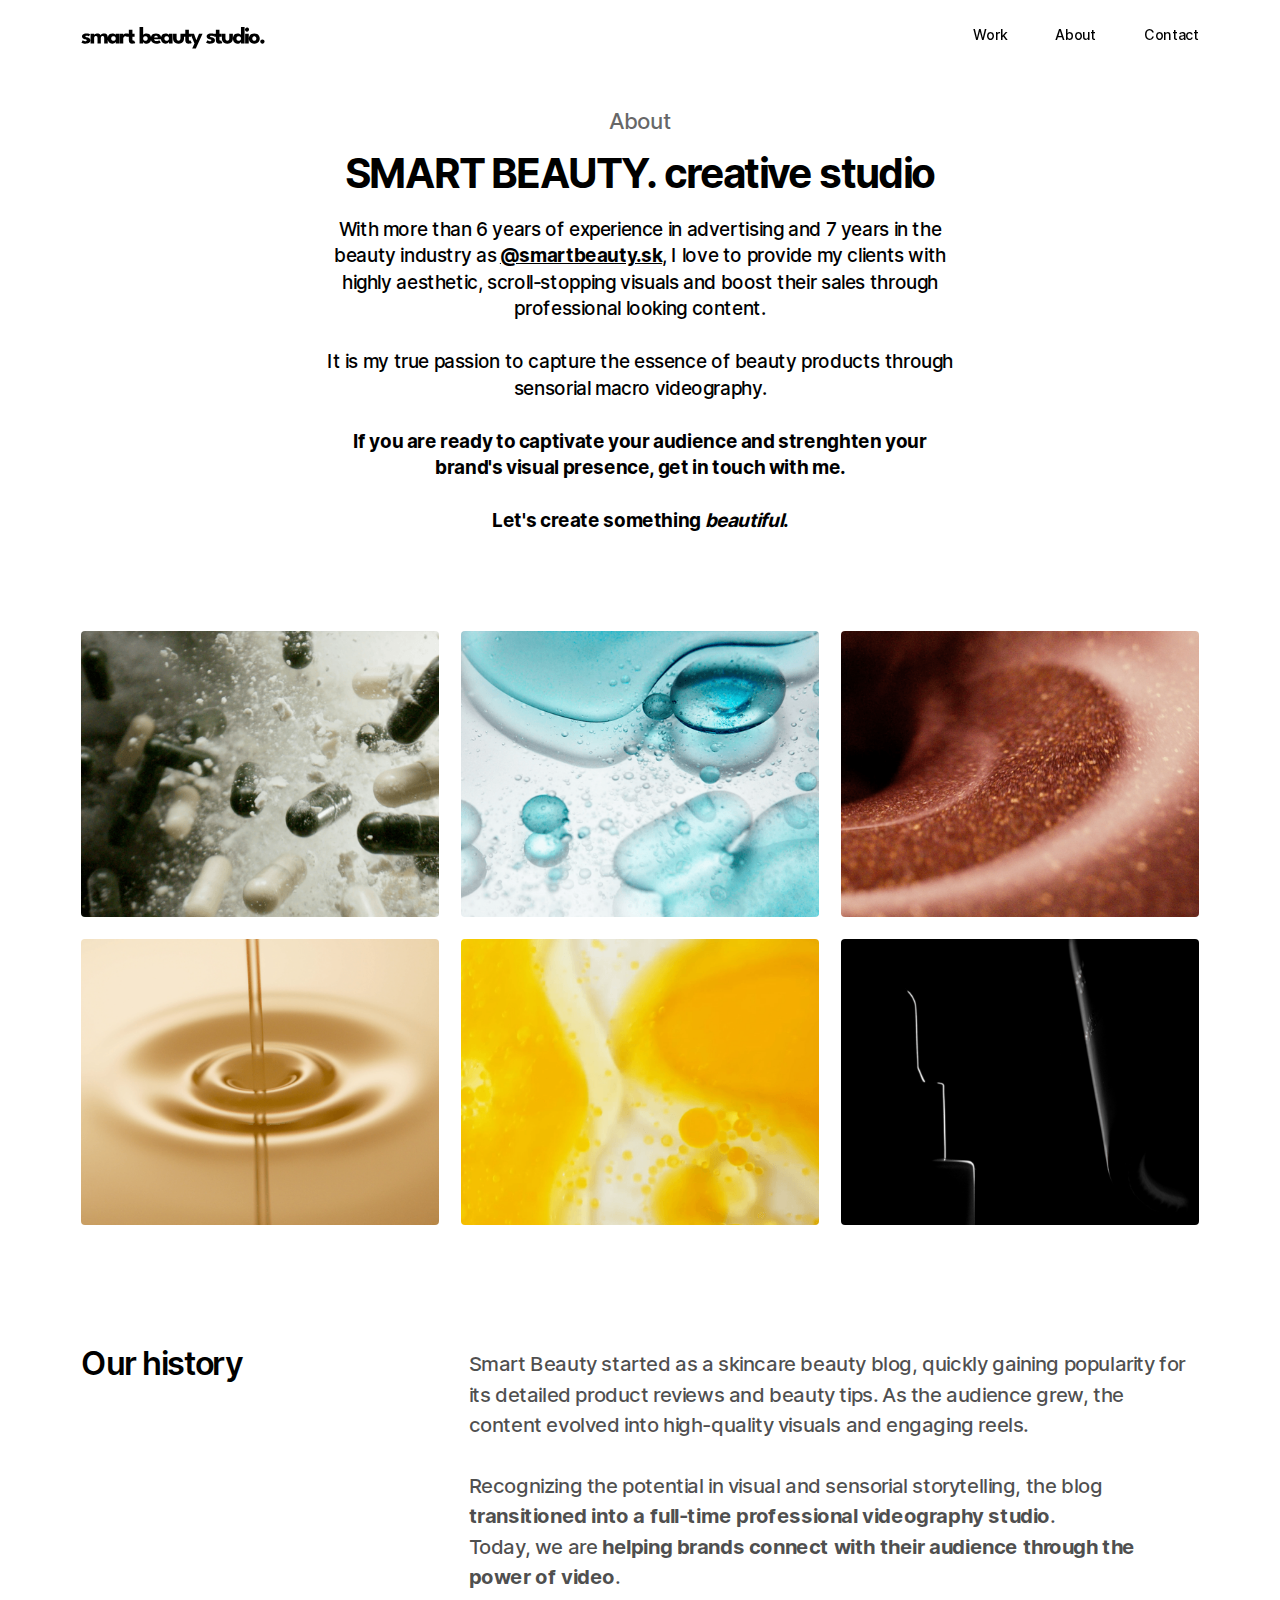
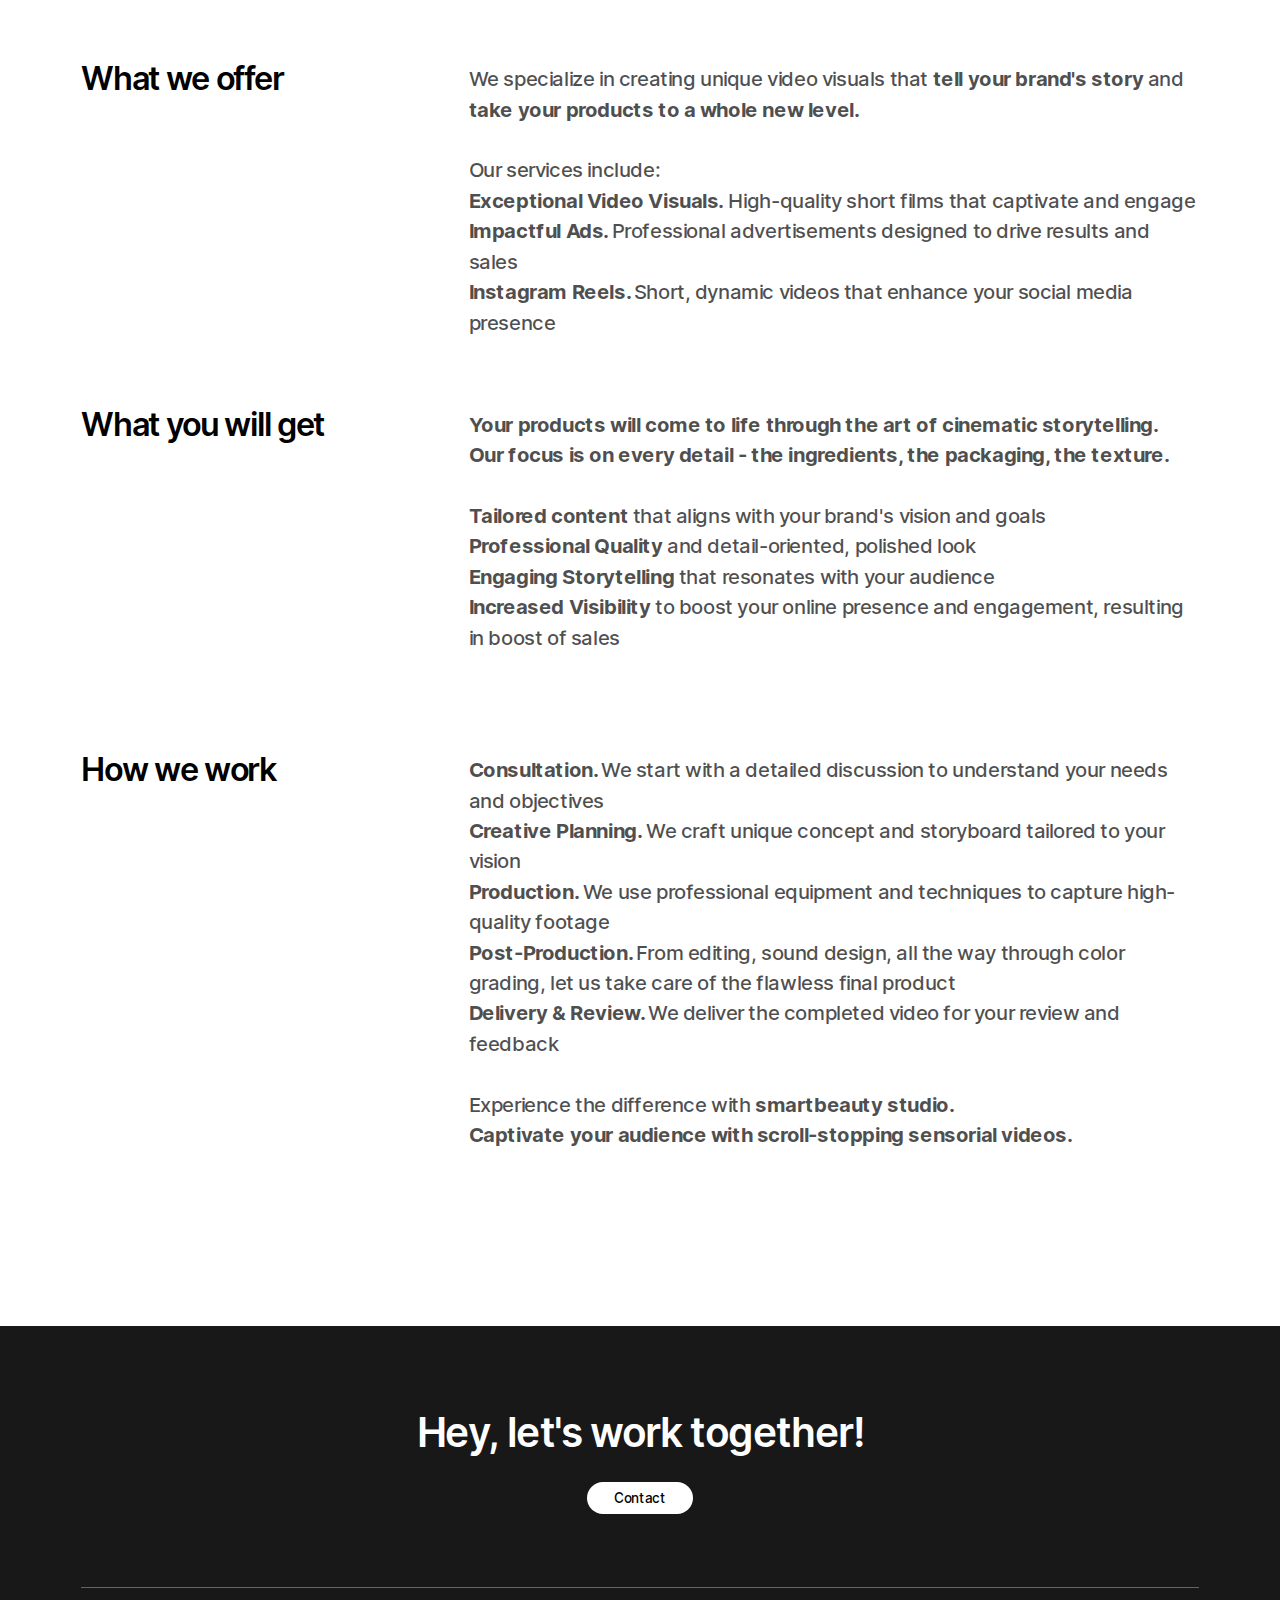
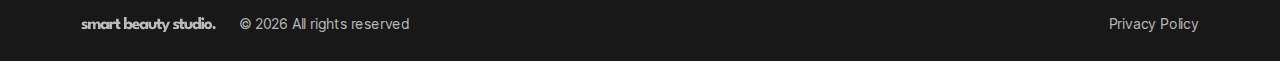
<file: about.html>
<!DOCTYPE html><!-- Last Published: Wed Sep 17 2025 20:02:54 GMT+0000 (Coordinated Universal Time) --><html data-wf-page="6544fe96a80e3f0ad221315e" data-wf-site="6544fe96a80e3f0ad2213121" lang="en"><head><meta charset="utf-8"/><title>About — Smart Beauty Studio</title><meta content="With more than 7 years of experience in social media content creation and advertising industry as @smartbeauty.sk, I Iove to provide my clients with highly aesthetic, engaging visuals and boost their sales through professional looking content." name="description"/><meta content="About — Smart Beauty Studio" property="og:title"/><meta content="With more than 7 years of experience in social media content creation and advertising industry as @smartbeauty.sk, I Iove to provide my clients with highly aesthetic, engaging visuals and boost their sales through professional looking content." property="og:description"/><meta content="About — Smart Beauty Studio" property="twitter:title"/><meta content="With more than 7 years of experience in social media content creation and advertising industry as @smartbeauty.sk, I Iove to provide my clients with highly aesthetic, engaging visuals and boost their sales through professional looking content." property="twitter:description"/><meta property="og:type" content="website"/><meta content="summary_large_image" name="twitter:card"/><meta content="width=device-width, initial-scale=1" name="viewport"/><meta content="GNPOAOrLCeZWtTyeZS1NF1gpcgEbY3thSBfjQ2C4Bz0" name="google-site-verification"/><link href="css/smartbeautystudio.webflow.shared.56fe9424e.min.css" rel="stylesheet" type="text/css"/><script type="text/javascript">!function(o,c){var n=c.documentElement,t=" w-mod-";n.className+=t+"js",("ontouchstart"in o||o.DocumentTouch&&c instanceof DocumentTouch)&&(n.className+=t+"touch")}(window,document);</script><link href="images/favicon.png" rel="shortcut icon" type="image/x-icon"/><link href="images/app-icon.png" rel="apple-touch-icon"/><link href="https://smartbeautystudio.com/about" rel="canonical"/><script async="" src="https://www.googletagmanager.com/gtag/js?id=G-0744LF0LFR"></script><script type="text/javascript">window.dataLayer = window.dataLayer || [];function gtag(){dataLayer.push(arguments);}gtag('js', new Date());gtag('set', 'developer_id.dZGVlNj', true);gtag('config', 'G-0744LF0LFR');</script><link rel="stylesheet" href="https://cdn.plyr.io/3.7.8/plyr.css" />
<meta name="viewport" content="width=device-width, initial-scale=1.0, viewport-fit=cover">
<style>
.plyr__control.plyr__control--overlaid{
background-color: rgba(0, 0, 0, 0.5);
  -webkit-backdrop-filter: blur(12px);
  backdrop-filter: blur(12px);
  transform: translate(-50%,-50%) scale(1.5);
 
}
.plyr__control.plyr__control--overlaid:hover{
background-color: rgba(40, 40, 40, 0.5);
}
.plyr__controls__item.plyr__control:hover{
background-color: rgba(255, 255, 255, 0.5);
}
 .plyr__controls__item.plyr__control{
border-radius: 8px;
}
  
.plyr__poster{
  background-size: cover;
  background-color: transparent;
  }
.plyr--video, .plyr__video-wrapper{
  background: transparent;
  }
input[type=range]{
color:#fff !important;
}
.project-item-overlay {
  pointer-events: none;
}

</style></head><body><div class="w-embed"><style>
 * {
  -webkit-font-smoothing: antialiased;
  -moz-osx-font-smoothing: grayscale;
}

a{
color: inherit;
}

input, textarea{
-webkit-appearance: none;
}
textarea {
  resize: none;
}
@media only screen and (min-width: 1920px) {
     body {font-size: 19.2px;}
}

@media only screen and (min-width: 992px) and (max-width: 1300px)  {
     body {font-size: 13.52px;}
}
.nav-bg, .project-details-close{
  -webkit-backdrop-filter: blur(10px);
  backdrop-filter: blur(10px);
}

@supports not (backdrop-filter: blur(20px)) or (-webkit-backdrop-filter: blur(20px)) {
	.nav-bg{
  background-color: #000;
  }
}

.project-item-details{
  -webkit-backdrop-filter: blur(20px);
  backdrop-filter: blur(20px);
}

@media only screen and (max-height: 450px)  {
     .project-item-details{
     	display: block;
     }
}
</style></div><nav class="nav"><div class="container container--nav"><a aria-label="Homepage" href="/" class="nav-logo w-inline-block"><div class="nav-logo-img w-embed"><svg width="300px" height="35px" viewBox="0 0 300 35" version="1.1" xmlns="http://www.w3.org/2000/svg" xmlns:xlink="http://www.w3.org/1999/xlink">
    <g id="Page-1" stroke="none" stroke-width="1" fill="none" fill-rule="evenodd">
        <path d="M7.232 9.2654C8.096 9.2654 8.88533 9.34007 9.6 9.4894C10.3147 9.62807 10.912 9.78807 11.392 9.9694C11.8827 10.1507 12.1973 10.3001 12.336 10.4174L10.752 13.2814C10.5493 13.1321 10.1707 12.9401 9.616 12.7054C9.072 12.4707 8.464 12.3534 7.792 12.3534C7.28 12.3534 6.848 12.4334 6.496 12.5934C6.144 12.7427 5.968 12.9827 5.968 13.3134C5.968 13.6441 6.16 13.9107 6.544 14.1134C6.93867 14.3054 7.504 14.4761 8.24 14.6254C8.88 14.7534 9.53067 14.9561 10.192 15.2334C10.8533 15.5107 11.4027 15.9214 11.84 16.4654C12.288 16.9987 12.512 17.7134 12.512 18.6094C12.512 19.5267 12.3147 20.2841 11.92 20.8814C11.5253 21.4787 11.0027 21.9427 10.352 22.2734C9.70133 22.6041 8.99733 22.8334 8.24 22.9614C7.48267 23.1001 6.74667 23.1694 6.032 23.1694C5.02933 23.1694 4.15467 23.0787 3.408 22.8974C2.672 22.7161 2.07467 22.5081 1.616 22.2734C1.15733 22.0387 0.837333 21.8521 0.656 21.7134L2.224 18.5134C2.50133 18.7481 2.95467 19.0147 3.584 19.3134C4.21333 19.6014 4.88 19.7454 5.584 19.7454C6.26667 19.7454 6.79467 19.6441 7.168 19.4414C7.54133 19.2387 7.728 18.9721 7.728 18.6414C7.728 18.3747 7.63733 18.1614 7.456 18.0014C7.27467 17.8414 7.01867 17.7027 6.688 17.5854C6.35733 17.4681 5.95733 17.3614 5.488 17.2654C5.06133 17.1801 4.608 17.0467 4.128 16.8654C3.648 16.6841 3.19467 16.4387 2.768 16.1294C2.34133 15.8094 1.99467 15.4094 1.728 14.9294C1.46133 14.4494 1.328 13.8681 1.328 13.1854C1.328 12.3107 1.61067 11.5854 2.176 11.0094C2.74133 10.4334 3.472 10.0014 4.368 9.7134C5.264 9.41473 6.21867 9.2654 7.232 9.2654ZM30.918 9.2654C31.91 9.2654 32.7847 9.4734 33.542 9.8894C34.2993 10.2947 34.8913 10.9241 35.318 11.7774C35.7553 12.6307 35.974 13.7294 35.974 15.0734V22.7854H31.19V15.8094C31.19 14.8921 31.0513 14.1507 30.774 13.5854C30.4967 13.0201 29.9473 12.7374 29.126 12.7374C28.6353 12.7374 28.2033 12.8654 27.83 13.1214C27.4567 13.3774 27.1687 13.7347 26.966 14.1934C26.7633 14.6414 26.662 15.1801 26.662 15.8094V22.7854H22.198V15.8094C22.198 14.8921 22.0433 14.1507 21.734 13.5854C21.4353 13.0201 20.902 12.7374 20.134 12.7374C19.6433 12.7374 19.2113 12.8654 18.838 13.1214C18.4647 13.3667 18.1767 13.7187 17.974 14.1774C17.782 14.6254 17.686 15.1694 17.686 15.8094V22.7854H12.854V9.6494H17.686V11.5214C17.814 11.1907 18.0913 10.8547 18.518 10.5134C18.9553 10.1614 19.494 9.86807 20.134 9.6334C20.774 9.38807 21.4513 9.2654 22.166 9.2654C22.9447 9.2654 23.5953 9.38273 24.118 9.6174C24.6407 9.8414 25.0673 10.1454 25.398 10.5294C25.7393 10.9134 26.0113 11.3294 26.214 11.7774C26.3633 11.3934 26.6567 11.0094 27.094 10.6254C27.542 10.2307 28.0967 9.9054 28.758 9.6494C29.43 9.3934 30.15 9.2654 30.918 9.2654ZM46.7435 22.7854V20.6574C46.6475 20.8707 46.4022 21.1801 46.0075 21.5854C45.6235 21.9907 45.1115 22.3587 44.4715 22.6894C43.8315 23.0094 43.0848 23.1694 42.2315 23.1694C40.9515 23.1694 39.8315 22.8601 38.8715 22.2414C37.9115 21.6121 37.1648 20.7747 36.6315 19.7294C36.0982 18.6734 35.8315 17.5054 35.8315 16.2254C35.8315 14.9454 36.0982 13.7827 36.6315 12.7374C37.1648 11.6814 37.9115 10.8387 38.8715 10.2094C39.8315 9.58007 40.9515 9.2654 42.2315 9.2654C43.0528 9.2654 43.7728 9.39873 44.3915 9.6654C45.0102 9.9214 45.5115 10.2307 45.8955 10.5934C46.2795 10.9454 46.5462 11.2707 46.6955 11.5694V9.6494H51.5275V22.7854H46.7435ZM40.5995 16.2254C40.5995 16.8227 40.7382 17.3614 41.0155 17.8414C41.2928 18.3107 41.6608 18.6787 42.1195 18.9454C42.5888 19.2121 43.1062 19.3454 43.6715 19.3454C44.2582 19.3454 44.7755 19.2121 45.2235 18.9454C45.6715 18.6787 46.0235 18.3107 46.2795 17.8414C46.5462 17.3614 46.6795 16.8227 46.6795 16.2254C46.6795 15.6281 46.5462 15.0947 46.2795 14.6254C46.0235 14.1454 45.6715 13.7721 45.2235 13.5054C44.7755 13.2281 44.2582 13.0894 43.6715 13.0894C43.1062 13.0894 42.5888 13.2281 42.1195 13.5054C41.6608 13.7721 41.2928 14.1454 41.0155 14.6254C40.7382 15.0947 40.5995 15.6281 40.5995 16.2254ZM56.822 22.7854H51.958V9.6494H56.822V11.6814H56.742C56.8273 11.4361 57.0353 11.1267 57.366 10.7534C57.6967 10.3694 58.1607 10.0281 58.758 9.7294C59.3553 9.42007 60.086 9.2654 60.95 9.2654C61.558 9.2654 62.118 9.3614 62.63 9.5534C63.142 9.73473 63.5153 9.91073 63.75 10.0814L61.862 14.0334C61.7127 13.8521 61.446 13.6654 61.062 13.4734C60.6887 13.2707 60.2193 13.1694 59.654 13.1694C59.0033 13.1694 58.4647 13.3347 58.038 13.6654C57.622 13.9961 57.3127 14.3961 57.11 14.8654C56.918 15.3347 56.822 15.7774 56.822 16.1934V22.7854ZM62.0765 9.6494H64.3165V4.2574H69.1325V9.6494H72.0765V13.6494H69.1325V17.3134C69.1325 17.8574 69.2125 18.3001 69.3725 18.6414C69.5325 18.9721 69.8258 19.1374 70.2525 19.1374C70.5405 19.1374 70.7858 19.0734 70.9885 18.9454C71.1912 18.8174 71.3138 18.7321 71.3565 18.6894L73.0205 22.1454C72.9458 22.2094 72.7112 22.3267 72.3165 22.4974C71.9325 22.6681 71.4418 22.8227 70.8445 22.9614C70.2472 23.1001 69.5805 23.1694 68.8445 23.1694C67.5325 23.1694 66.4498 22.8014 65.5965 22.0654C64.7432 21.3187 64.3165 20.1721 64.3165 18.6254V13.6494H62.0765V9.6494ZM78.7302 22.7854V0.7694H83.5942V11.5694C83.6902 11.2707 83.9356 10.9454 84.3302 10.5934C84.7356 10.2307 85.2636 9.9214 85.9142 9.6654C86.5756 9.39873 87.3222 9.2654 88.1542 9.2654C89.4342 9.2654 90.5436 9.58007 91.4822 10.2094C92.4209 10.8387 93.1462 11.6814 93.6582 12.7374C94.1702 13.7827 94.4262 14.9454 94.4262 16.2254C94.4262 17.5054 94.1702 18.6734 93.6582 19.7294C93.1462 20.7747 92.4209 21.6121 91.4822 22.2414C90.5436 22.8601 89.4342 23.1694 88.1542 23.1694C87.4502 23.1694 86.7836 23.0414 86.1542 22.7854C85.5356 22.5401 84.9969 22.2254 84.5382 21.8414C84.0902 21.4467 83.7596 21.0521 83.5462 20.6574V22.7854H78.7302ZM89.6582 16.2254C89.6582 15.6281 89.5249 15.0947 89.2582 14.6254C89.0022 14.1454 88.6449 13.7721 88.1862 13.5054C87.7382 13.2281 87.2316 13.0894 86.6662 13.0894C86.0796 13.0894 85.5516 13.2281 85.0822 13.5054C84.6236 13.7721 84.2609 14.1454 83.9942 14.6254C83.7276 15.0947 83.5942 15.6281 83.5942 16.2254C83.5942 16.8227 83.7276 17.3614 83.9942 17.8414C84.2609 18.3107 84.6236 18.6787 85.0822 18.9454C85.5516 19.2121 86.0796 19.3454 86.6662 19.3454C87.2316 19.3454 87.7382 19.2121 88.1862 18.9454C88.6449 18.6787 89.0022 18.3107 89.2582 17.8414C89.5249 17.3614 89.6582 16.8227 89.6582 16.2254ZM98.3172 17.2494C98.3492 17.7187 98.4986 18.1347 98.7652 18.4974C99.0319 18.8601 99.3999 19.1481 99.8692 19.3614C100.349 19.5641 100.915 19.6654 101.565 19.6654C102.184 19.6654 102.739 19.6014 103.229 19.4734C103.731 19.3454 104.163 19.1854 104.525 18.9934C104.899 18.8014 105.187 18.6041 105.389 18.4014L107.277 21.4094C107.011 21.6974 106.632 21.9801 106.141 22.2574C105.661 22.5241 105.027 22.7427 104.237 22.9134C103.448 23.0841 102.451 23.1694 101.245 23.1694C99.7946 23.1694 98.5039 22.8974 97.3733 22.3534C96.2426 21.8094 95.3519 21.0094 94.7012 19.9534C94.0506 18.8974 93.7252 17.6067 93.7252 16.0814C93.7252 14.8014 94.0026 13.6494 94.5572 12.6254C95.1226 11.5907 95.9386 10.7747 97.0052 10.1774C98.0719 9.5694 99.3572 9.2654 100.861 9.2654C102.291 9.2654 103.528 9.52673 104.573 10.0494C105.629 10.5721 106.44 11.3507 107.005 12.3854C107.581 13.4094 107.869 14.6894 107.869 16.2254C107.869 16.3107 107.864 16.4814 107.853 16.7374C107.853 16.9934 107.843 17.1641 107.821 17.2494H98.3172ZM103.293 14.7054C103.283 14.3641 103.192 14.0281 103.021 13.6974C102.851 13.3561 102.595 13.0787 102.253 12.8654C101.912 12.6414 101.475 12.5294 100.941 12.5294C100.408 12.5294 99.9546 12.6361 99.5813 12.8494C99.2186 13.0521 98.9413 13.3187 98.7492 13.6494C98.5572 13.9801 98.4506 14.3321 98.4292 14.7054H103.293ZM118.335 22.7854V20.6574C118.239 20.8707 117.993 21.1801 117.599 21.5854C117.215 21.9907 116.703 22.3587 116.063 22.6894C115.423 23.0094 114.676 23.1694 113.823 23.1694C112.543 23.1694 111.423 22.8601 110.463 22.2414C109.503 21.6121 108.756 20.7747 108.223 19.7294C107.689 18.6734 107.423 17.5054 107.423 16.2254C107.423 14.9454 107.689 13.7827 108.223 12.7374C108.756 11.6814 109.503 10.8387 110.463 10.2094C111.423 9.58007 112.543 9.2654 113.823 9.2654C114.644 9.2654 115.364 9.39873 115.983 9.6654C116.601 9.9214 117.103 10.2307 117.487 10.5934C117.871 10.9454 118.137 11.2707 118.287 11.5694V9.6494H123.119V22.7854H118.335ZM112.191 16.2254C112.191 16.8227 112.329 17.3614 112.607 17.8414C112.884 18.3107 113.252 18.6787 113.711 18.9454C114.18 19.2121 114.697 19.3454 115.263 19.3454C115.849 19.3454 116.367 19.2121 116.815 18.9454C117.263 18.6787 117.615 18.3107 117.871 17.8414C118.137 17.3614 118.271 16.8227 118.271 16.2254C118.271 15.6281 118.137 15.0947 117.871 14.6254C117.615 14.1454 117.263 13.7721 116.815 13.5054C116.367 13.2281 115.849 13.0894 115.263 13.0894C114.697 13.0894 114.18 13.2281 113.711 13.5054C113.252 13.7721 112.884 14.1454 112.607 14.6254C112.329 15.0947 112.191 15.6281 112.191 16.2254ZM128.573 15.7294C128.573 16.7747 128.771 17.6121 129.165 18.2414C129.56 18.8601 130.221 19.1694 131.149 19.1694C132.099 19.1694 132.765 18.8601 133.149 18.2414C133.544 17.6121 133.741 16.7747 133.741 15.7294V9.6494H138.541V16.2414C138.541 17.6494 138.248 18.8761 137.661 19.9214C137.085 20.9561 136.248 21.7561 135.149 22.3214C134.051 22.8867 132.717 23.1694 131.149 23.1694C129.592 23.1694 128.264 22.8867 127.165 22.3214C126.067 21.7561 125.229 20.9561 124.653 19.9214C124.077 18.8761 123.789 17.6494 123.789 16.2414V9.6494H128.573V15.7294ZM138.012 9.6494H140.252V4.2574H145.068V9.6494H148.012V13.6494H145.068V17.3134C145.068 17.8574 145.148 18.3001 145.308 18.6414C145.468 18.9721 145.761 19.1374 146.188 19.1374C146.476 19.1374 146.721 19.0734 146.924 18.9454C147.126 18.8174 147.249 18.7321 147.292 18.6894L148.956 22.1454C148.881 22.2094 148.646 22.3267 148.252 22.4974C147.868 22.6681 147.377 22.8227 146.78 22.9614C146.182 23.1001 145.516 23.1694 144.78 23.1694C143.468 23.1694 142.385 22.8014 141.532 22.0654C140.678 21.3187 140.252 20.1721 140.252 18.6254V13.6494H138.012V9.6494ZM155.141 18.5774L158.693 9.6494H163.461L154.437 29.4414H149.573L152.613 22.7854L147.125 9.6494H151.973L155.141 18.5774ZM174.862 9.2654C175.726 9.2654 176.515 9.34007 177.23 9.4894C177.945 9.62807 178.542 9.78807 179.022 9.9694C179.513 10.1507 179.827 10.3001 179.966 10.4174L178.382 13.2814C178.179 13.1321 177.801 12.9401 177.246 12.7054C176.702 12.4707 176.094 12.3534 175.422 12.3534C174.91 12.3534 174.478 12.4334 174.126 12.5934C173.774 12.7427 173.598 12.9827 173.598 13.3134C173.598 13.6441 173.79 13.9107 174.174 14.1134C174.569 14.3054 175.134 14.4761 175.87 14.6254C176.51 14.7534 177.161 14.9561 177.822 15.2334C178.483 15.5107 179.033 15.9214 179.47 16.4654C179.918 16.9987 180.142 17.7134 180.142 18.6094C180.142 19.5267 179.945 20.2841 179.55 20.8814C179.155 21.4787 178.633 21.9427 177.982 22.2734C177.331 22.6041 176.627 22.8334 175.87 22.9614C175.113 23.1001 174.377 23.1694 173.662 23.1694C172.659 23.1694 171.785 23.0787 171.038 22.8974C170.302 22.7161 169.705 22.5081 169.246 22.2734C168.787 22.0387 168.467 21.8521 168.286 21.7134L169.854 18.5134C170.131 18.7481 170.585 19.0147 171.214 19.3134C171.843 19.6014 172.51 19.7454 173.214 19.7454C173.897 19.7454 174.425 19.6441 174.798 19.4414C175.171 19.2387 175.358 18.9721 175.358 18.6414C175.358 18.3747 175.267 18.1614 175.086 18.0014C174.905 17.8414 174.649 17.7027 174.318 17.5854C173.987 17.4681 173.587 17.3614 173.118 17.2654C172.691 17.1801 172.238 17.0467 171.758 16.8654C171.278 16.6841 170.825 16.4387 170.398 16.1294C169.971 15.8094 169.625 15.4094 169.358 14.9294C169.091 14.4494 168.958 13.8681 168.958 13.1854C168.958 12.3107 169.241 11.5854 169.806 11.0094C170.371 10.4334 171.102 10.0014 171.998 9.7134C172.894 9.41473 173.849 9.2654 174.862 9.2654ZM179.145 9.6494H181.385V4.2574H186.201V9.6494H189.145V13.6494H186.201V17.3134C186.201 17.8574 186.281 18.3001 186.441 18.6414C186.601 18.9721 186.895 19.1374 187.321 19.1374C187.609 19.1374 187.855 19.0734 188.057 18.9454C188.26 18.8174 188.383 18.7321 188.425 18.6894L190.089 22.1454C190.015 22.2094 189.78 22.3267 189.385 22.4974C189.001 22.6681 188.511 22.8227 187.913 22.9614C187.316 23.1001 186.649 23.1694 185.913 23.1694C184.601 23.1694 183.519 22.8014 182.665 22.0654C181.812 21.3187 181.385 20.1721 181.385 18.6254V13.6494H179.145V9.6494ZM194.258 15.7294C194.258 16.7747 194.456 17.6121 194.85 18.2414C195.245 18.8601 195.906 19.1694 196.834 19.1694C197.784 19.1694 198.45 18.8601 198.834 18.2414C199.229 17.6121 199.426 16.7747 199.426 15.7294V9.6494H204.226V16.2414C204.226 17.6494 203.933 18.8761 203.346 19.9214C202.77 20.9561 201.933 21.7561 200.834 22.3214C199.736 22.8867 198.402 23.1694 196.834 23.1694C195.277 23.1694 193.949 22.8867 192.85 22.3214C191.752 21.7561 190.914 20.9561 190.338 19.9214C189.762 18.8761 189.474 17.6494 189.474 16.2414V9.6494H194.258V15.7294ZM210.574 23.1694C209.304 23.1694 208.2 22.8601 207.262 22.2414C206.323 21.6121 205.592 20.7747 205.07 19.7294C204.558 18.6734 204.302 17.5054 204.302 16.2254C204.302 14.9454 204.558 13.7827 205.07 12.7374C205.592 11.6814 206.323 10.8387 207.262 10.2094C208.2 9.58007 209.304 9.2654 210.574 9.2654C211.416 9.2654 212.163 9.39873 212.814 9.6654C213.464 9.9214 213.992 10.2307 214.398 10.5934C214.803 10.9454 215.048 11.2707 215.134 11.5694V0.7694H219.998V22.7854H215.182V20.6574C214.979 21.0521 214.648 21.4467 214.19 21.8414C213.731 22.2254 213.192 22.5401 212.574 22.7854C211.955 23.0414 211.288 23.1694 210.574 23.1694ZM212.062 19.3454C212.648 19.3454 213.171 19.2121 213.63 18.9454C214.099 18.6787 214.467 18.3107 214.734 17.8414C215 17.3614 215.134 16.8227 215.134 16.2254C215.134 15.6281 215 15.0947 214.734 14.6254C214.467 14.1454 214.099 13.7721 213.63 13.5054C213.171 13.2281 212.648 13.0894 212.062 13.0894C211.496 13.0894 210.984 13.2281 210.526 13.5054C210.078 13.7721 209.72 14.1454 209.454 14.6254C209.198 15.0947 209.07 15.6281 209.07 16.2254C209.07 16.8227 209.198 17.3614 209.454 17.8414C209.72 18.3107 210.078 18.6787 210.526 18.9454C210.984 19.2121 211.496 19.3454 212.062 19.3454ZM220.736 22.7854V9.6494H225.6V22.7854H220.736ZM223.232 6.9454C222.464 6.9454 221.814 6.67873 221.28 6.1454C220.747 5.6014 220.48 4.95607 220.48 4.2094C220.48 3.46273 220.747 2.8174 221.28 2.2734C221.824 1.71873 222.475 1.4414 223.232 1.4414C223.734 1.4414 224.192 1.5694 224.608 1.8254C225.024 2.07073 225.36 2.4014 225.616 2.8174C225.872 3.2334 226 3.6974 226 4.2094C226 4.95607 225.728 5.6014 225.184 6.1454C224.64 6.67873 223.99 6.9454 223.232 6.9454ZM233.08 23.1694C231.64 23.1694 230.36 22.8761 229.24 22.2894C228.13 21.6921 227.256 20.8761 226.616 19.8414C225.986 18.7961 225.672 17.6014 225.672 16.2574C225.672 14.9134 225.986 13.7187 226.616 12.6734C227.256 11.6174 228.13 10.7854 229.24 10.1774C230.36 9.5694 231.64 9.2654 233.08 9.2654C234.52 9.2654 235.789 9.5694 236.888 10.1774C237.986 10.7854 238.845 11.6174 239.464 12.6734C240.082 13.7187 240.392 14.9134 240.392 16.2574C240.392 17.6014 240.082 18.7961 239.464 19.8414C238.845 20.8761 237.986 21.6921 236.888 22.2894C235.789 22.8761 234.52 23.1694 233.08 23.1694ZM233.08 19.1694C233.634 19.1694 234.114 19.0467 234.52 18.8014C234.925 18.5561 235.24 18.2094 235.464 17.7614C235.688 17.3134 235.8 16.8067 235.8 16.2414C235.8 15.6654 235.688 15.1534 235.464 14.7054C235.24 14.2574 234.925 13.9054 234.52 13.6494C234.114 13.3934 233.634 13.2654 233.08 13.2654C232.525 13.2654 232.04 13.3934 231.624 13.6494C231.218 13.9054 230.898 14.2574 230.664 14.7054C230.44 15.1534 230.328 15.6654 230.328 16.2414C230.328 16.8067 230.44 17.3134 230.664 17.7614C230.898 18.2094 231.218 18.5561 231.624 18.8014C232.04 19.0467 232.525 19.1694 233.08 19.1694ZM243.947 23.1694C243.157 23.1694 242.475 22.8867 241.899 22.3214C241.333 21.7454 241.051 21.0627 241.051 20.2734C241.051 19.4627 241.333 18.7747 241.899 18.2094C242.475 17.6334 243.157 17.3454 243.947 17.3454C244.757 17.3454 245.445 17.6334 246.011 18.2094C246.576 18.7747 246.859 19.4627 246.859 20.2734C246.859 21.0627 246.576 21.7454 246.011 22.3214C245.445 22.8867 244.757 23.1694 243.947 23.1694Z" id="logo" fill="currentColor" fill-rule="nonzero"></path>
    </g>
</svg></div></a><div class="nav-menu"><a href="/featured" class="nav-link">Work</a><a href="/about" aria-current="page" class="nav-link w--current">About</a><a href="/careers" class="nav-link hide">Careers</a><a href="/contact" class="nav-link">Contact</a></div><a data-w-id="cdbebec7-1691-f001-9ec8-91ee1d7e8cef" href="#" class="nav-mobile-button w-inline-block"><div data-is-ix2-target="1" class="nav-lottie" data-w-id="1efb9643-bdf9-e702-0a16-d56255172dc3" data-animation-type="lottie" data-src="js/lottieflow-menu-nav-07-000000-easey.json" data-loop="0" data-direction="1" data-autoplay="0" data-renderer="svg" data-default-duration="2.4791666666666665" data-duration="0"></div></a></div><div class="nav-bg"></div></nav><header class="section"><div class="container"><div class="section-header"><h1 class="eyebrow eyebrow--about">About</h1><h2 class="page-heading page-heading--about about-large">SMART BEAUTY. creative studio</h2><h2 class="page-heading page-heading--about about-small">SMART BEAUTY. creative studio</h2><p class="about-header-paragraph about-bigger-paragraph about-large">With more than 6 years of experience in advertising and 7 years in the beauty industry as<strong> </strong><a href="https://www.instagram.com/smartbeauty.sk/" target="_blank"><strong>@smartbeauty.sk</strong></a>, I love to provide my clients with highly aesthetic, scroll-stopping visuals and boost their sales through professional looking content.<br/><br/>It is my true passion to capture the essence of beauty products through sensorial macro videography.<br/><br/><strong>If you are ready to captivate your audience and strenghten your brand&#x27;s visual presence, get in touch with me. <br/>‍<br/>Let&#x27;s create something <em>beautiful</em>.</strong></p><p class="about-header-paragraph about-bigger-paragraph about-small">With more than 6 years of experience in advertising and 7 years in the beauty industry as<strong> </strong><a href="https://www.instagram.com/smartbeauty.sk/" target="_blank"><strong>@smartbeauty.sk</strong></a>, I love to provide my clients with highly aesthetic, scroll-stopping visuals and boost their sales through professional looking content.<br/><br/>It is my true passion to capture the essence of beauty products through sensorial macro videography.<br/><br/><strong>If you are ready to captivate your audience and strenghten your brand&#x27;s visual presence, get in touch with me. <br/>‍<br/>Let&#x27;s create something <em>beautiful</em>.</strong></p></div><div class="about-img-grid"><img sizes="(max-width: 479px) 41vw, (max-width: 767px) 39vw, 28vw" srcset="images/sbs-about-img1-p-500.png 500w, images/sbs-about-img1-p-800.png 800w, images/sbs-about-img1-p-1080.png 1080w, images/sbs-about-img1.png 1600w" alt="" src="images/sbs-about-img1.png" loading="lazy" class="about-img"/><img sizes="(max-width: 479px) 41vw, (max-width: 767px) 39vw, 28vw" srcset="images/sbs-about-img2-p-500.png 500w, images/sbs-about-img2-p-800.png 800w, images/sbs-about-img2-p-1080.png 1080w, images/sbs-about-img2.png 1600w" alt="" src="images/sbs-about-img2.png" loading="lazy" class="about-img"/><img sizes="(max-width: 479px) 41vw, (max-width: 767px) 39vw, 28vw" srcset="images/sbs-about-img3-p-500.png 500w, images/sbs-about-img3-p-800.png 800w, images/sbs-about-img3-p-1080.png 1080w, images/sbs-about-img3.png 1600w" alt="" src="images/sbs-about-img3.png" loading="lazy" class="about-img"/><img sizes="(max-width: 479px) 41vw, (max-width: 767px) 39vw, 28vw" srcset="images/sbs-about-img4-p-500.png 500w, images/sbs-about-img4-p-800.png 800w, images/sbs-about-img4-p-1080.png 1080w, images/sbs-about-img4.png 1600w" alt="" src="images/sbs-about-img4.png" loading="lazy" class="about-img"/><img sizes="(max-width: 479px) 41vw, (max-width: 767px) 39vw, 28vw" srcset="images/sbs-about-img5-p-500.png 500w, images/sbs-about-img5-p-800.png 800w, images/sbs-about-img5-p-1080.png 1080w, images/sbs-about-img5.png 1600w" alt="" src="images/sbs-about-img5.png" loading="lazy" class="about-img"/><img sizes="(max-width: 479px) 41vw, (max-width: 767px) 39vw, 28vw" srcset="images/sbs-about-img6-p-500.png 500w, images/sbs-about-img6-p-800.png 800w, images/sbs-about-img6-p-1080.png 1080w, images/sbs-about-img6.png 1600w" alt="" src="images/sbs-about-img6.png" loading="lazy" class="about-img"/></div><div class="about-info-wrap"><div class="about-info-row"><h3 class="about-info-title">Our history</h3><p class="about-info-paragraph">Smart Beauty started as a skincare beauty blog, quickly gaining popularity for its detailed product reviews and beauty tips. As the audience grew, the content evolved into high-quality visuals and engaging reels. <br/><br/>Recognizing the potential in visual and sensorial storytelling, the blog <strong>transitioned into a full-time professional videography studio</strong>. <br/>Today, we are <strong>helping brands connect with their audience through the power of video</strong>. </p></div><div class="about-info-row"><h3 class="about-info-title">What we offer</h3><p class="about-info-paragraph">We specialize in creating unique video visuals that <strong>tell your brand&#x27;s story</strong> and <strong>take your products to a whole new level.</strong> <br/><br/>Our services include:<br/><strong>Exceptional Video Visuals.</strong> High-quality short films that captivate and engage<br/>‍<strong>Impactful Ads. </strong>Professional advertisements designed to drive results and sales<br/>‍<strong>Instagram Reels. </strong>Short, dynamic videos that enhance your social media presence</p></div><div class="about-info-row"><h3 class="about-info-title">What you will get</h3><p class="about-info-paragraph"><strong>Your products will come to life through the art of cinematic storytelling.<br/>Our focus is on every detail - the ingredients, the packaging, the texture. <br/><br/>Tailored content </strong>that aligns with your brand&#x27;s vision and goals<br/><strong>Professional Quality </strong>and detail-oriented, polished look<br/>‍<strong>Engaging Storytelling</strong> that resonates with your audience<br/>‍<strong>Increased Visibility</strong> to boost your online presence and engagement, resulting in boost of sales <br/><br/></p></div><div class="about-info-row"><h3 class="about-info-title">How we work</h3><p class="about-info-paragraph">‍<strong>Consultation. </strong>We start with a detailed discussion to understand your needs and objectives<br/>‍<strong>Creative Planning.</strong> We craft unique concept and storyboard tailored to your vision<br/>‍<strong>Production.</strong> We use professional equipment and techniques to capture high-quality footage<br/>‍<strong>Post-Production. </strong>From editing, sound design, all the way through color grading, let us take care of the flawless final product<br/>‍<strong>Delivery &amp; Review. </strong>We deliver the completed video for your review and feedback<br/><br/>Experience the difference with <strong>smartbeauty studio.</strong> <br/><strong>Captivate your audience with scroll-stopping sensorial videos. </strong></p></div></div></div></header><footer class="footer"><div class="container"><div class="footer-top"><h4 class="footer-heading">Hey, let&#x27;s work together!</h4><div class="footer-cta-wrap"><a href="/careers" class="footer-cta footer-cta--margin hide w-button">Careers</a><a href="/contact" class="footer-cta w-button">Contact</a></div></div><div class="footer-bottom"><div class="footer-bottom-left"><a aria-label="Homepage" href="/" class="footer-logo w-inline-block"><div class="footer-logo-img w-embed"><svg width="275px" height="20px" viewBox="0 0 275 20" version="1.1" xmlns="http://www.w3.org/2000/svg" xmlns:xlink="http://www.w3.org/1999/xlink">
    <g id="Page-1" stroke="none" stroke-width="1" fill="none" fill-rule="evenodd">
        <path d="M7.232 9.2654C8.096 9.2654 8.88533 9.34007 9.6 9.4894C10.3147 9.62807 10.912 9.78807 11.392 9.9694C11.8827 10.1507 12.1973 10.3001 12.336 10.4174L10.752 13.2814C10.5493 13.1321 10.1707 12.9401 9.616 12.7054C9.072 12.4707 8.464 12.3534 7.792 12.3534C7.28 12.3534 6.848 12.4334 6.496 12.5934C6.144 12.7427 5.968 12.9827 5.968 13.3134C5.968 13.6441 6.16 13.9107 6.544 14.1134C6.93867 14.3054 7.504 14.4761 8.24 14.6254C8.88 14.7534 9.53067 14.9561 10.192 15.2334C10.8533 15.5107 11.4027 15.9214 11.84 16.4654C12.288 16.9987 12.512 17.7134 12.512 18.6094C12.512 19.5267 12.3147 20.2841 11.92 20.8814C11.5253 21.4787 11.0027 21.9427 10.352 22.2734C9.70133 22.6041 8.99733 22.8334 8.24 22.9614C7.48267 23.1001 6.74667 23.1694 6.032 23.1694C5.02933 23.1694 4.15467 23.0787 3.408 22.8974C2.672 22.7161 2.07467 22.5081 1.616 22.2734C1.15733 22.0387 0.837333 21.8521 0.656 21.7134L2.224 18.5134C2.50133 18.7481 2.95467 19.0147 3.584 19.3134C4.21333 19.6014 4.88 19.7454 5.584 19.7454C6.26667 19.7454 6.79467 19.6441 7.168 19.4414C7.54133 19.2387 7.728 18.9721 7.728 18.6414C7.728 18.3747 7.63733 18.1614 7.456 18.0014C7.27467 17.8414 7.01867 17.7027 6.688 17.5854C6.35733 17.4681 5.95733 17.3614 5.488 17.2654C5.06133 17.1801 4.608 17.0467 4.128 16.8654C3.648 16.6841 3.19467 16.4387 2.768 16.1294C2.34133 15.8094 1.99467 15.4094 1.728 14.9294C1.46133 14.4494 1.328 13.8681 1.328 13.1854C1.328 12.3107 1.61067 11.5854 2.176 11.0094C2.74133 10.4334 3.472 10.0014 4.368 9.7134C5.264 9.41473 6.21867 9.2654 7.232 9.2654ZM30.918 9.2654C31.91 9.2654 32.7847 9.4734 33.542 9.8894C34.2993 10.2947 34.8913 10.9241 35.318 11.7774C35.7553 12.6307 35.974 13.7294 35.974 15.0734V22.7854H31.19V15.8094C31.19 14.8921 31.0513 14.1507 30.774 13.5854C30.4967 13.0201 29.9473 12.7374 29.126 12.7374C28.6353 12.7374 28.2033 12.8654 27.83 13.1214C27.4567 13.3774 27.1687 13.7347 26.966 14.1934C26.7633 14.6414 26.662 15.1801 26.662 15.8094V22.7854H22.198V15.8094C22.198 14.8921 22.0433 14.1507 21.734 13.5854C21.4353 13.0201 20.902 12.7374 20.134 12.7374C19.6433 12.7374 19.2113 12.8654 18.838 13.1214C18.4647 13.3667 18.1767 13.7187 17.974 14.1774C17.782 14.6254 17.686 15.1694 17.686 15.8094V22.7854H12.854V9.6494H17.686V11.5214C17.814 11.1907 18.0913 10.8547 18.518 10.5134C18.9553 10.1614 19.494 9.86807 20.134 9.6334C20.774 9.38807 21.4513 9.2654 22.166 9.2654C22.9447 9.2654 23.5953 9.38273 24.118 9.6174C24.6407 9.8414 25.0673 10.1454 25.398 10.5294C25.7393 10.9134 26.0113 11.3294 26.214 11.7774C26.3633 11.3934 26.6567 11.0094 27.094 10.6254C27.542 10.2307 28.0967 9.9054 28.758 9.6494C29.43 9.3934 30.15 9.2654 30.918 9.2654ZM46.7435 22.7854V20.6574C46.6475 20.8707 46.4022 21.1801 46.0075 21.5854C45.6235 21.9907 45.1115 22.3587 44.4715 22.6894C43.8315 23.0094 43.0848 23.1694 42.2315 23.1694C40.9515 23.1694 39.8315 22.8601 38.8715 22.2414C37.9115 21.6121 37.1648 20.7747 36.6315 19.7294C36.0982 18.6734 35.8315 17.5054 35.8315 16.2254C35.8315 14.9454 36.0982 13.7827 36.6315 12.7374C37.1648 11.6814 37.9115 10.8387 38.8715 10.2094C39.8315 9.58007 40.9515 9.2654 42.2315 9.2654C43.0528 9.2654 43.7728 9.39873 44.3915 9.6654C45.0102 9.9214 45.5115 10.2307 45.8955 10.5934C46.2795 10.9454 46.5462 11.2707 46.6955 11.5694V9.6494H51.5275V22.7854H46.7435ZM40.5995 16.2254C40.5995 16.8227 40.7382 17.3614 41.0155 17.8414C41.2928 18.3107 41.6608 18.6787 42.1195 18.9454C42.5888 19.2121 43.1062 19.3454 43.6715 19.3454C44.2582 19.3454 44.7755 19.2121 45.2235 18.9454C45.6715 18.6787 46.0235 18.3107 46.2795 17.8414C46.5462 17.3614 46.6795 16.8227 46.6795 16.2254C46.6795 15.6281 46.5462 15.0947 46.2795 14.6254C46.0235 14.1454 45.6715 13.7721 45.2235 13.5054C44.7755 13.2281 44.2582 13.0894 43.6715 13.0894C43.1062 13.0894 42.5888 13.2281 42.1195 13.5054C41.6608 13.7721 41.2928 14.1454 41.0155 14.6254C40.7382 15.0947 40.5995 15.6281 40.5995 16.2254ZM56.822 22.7854H51.958V9.6494H56.822V11.6814H56.742C56.8273 11.4361 57.0353 11.1267 57.366 10.7534C57.6967 10.3694 58.1607 10.0281 58.758 9.7294C59.3553 9.42007 60.086 9.2654 60.95 9.2654C61.558 9.2654 62.118 9.3614 62.63 9.5534C63.142 9.73473 63.5153 9.91073 63.75 10.0814L61.862 14.0334C61.7127 13.8521 61.446 13.6654 61.062 13.4734C60.6887 13.2707 60.2193 13.1694 59.654 13.1694C59.0033 13.1694 58.4647 13.3347 58.038 13.6654C57.622 13.9961 57.3127 14.3961 57.11 14.8654C56.918 15.3347 56.822 15.7774 56.822 16.1934V22.7854ZM62.0765 9.6494H64.3165V4.2574H69.1325V9.6494H72.0765V13.6494H69.1325V17.3134C69.1325 17.8574 69.2125 18.3001 69.3725 18.6414C69.5325 18.9721 69.8258 19.1374 70.2525 19.1374C70.5405 19.1374 70.7858 19.0734 70.9885 18.9454C71.1912 18.8174 71.3138 18.7321 71.3565 18.6894L73.0205 22.1454C72.9458 22.2094 72.7112 22.3267 72.3165 22.4974C71.9325 22.6681 71.4418 22.8227 70.8445 22.9614C70.2472 23.1001 69.5805 23.1694 68.8445 23.1694C67.5325 23.1694 66.4498 22.8014 65.5965 22.0654C64.7432 21.3187 64.3165 20.1721 64.3165 18.6254V13.6494H62.0765V9.6494ZM78.7302 22.7854V0.7694H83.5942V11.5694C83.6902 11.2707 83.9356 10.9454 84.3302 10.5934C84.7356 10.2307 85.2636 9.9214 85.9142 9.6654C86.5756 9.39873 87.3222 9.2654 88.1542 9.2654C89.4342 9.2654 90.5436 9.58007 91.4822 10.2094C92.4209 10.8387 93.1462 11.6814 93.6582 12.7374C94.1702 13.7827 94.4262 14.9454 94.4262 16.2254C94.4262 17.5054 94.1702 18.6734 93.6582 19.7294C93.1462 20.7747 92.4209 21.6121 91.4822 22.2414C90.5436 22.8601 89.4342 23.1694 88.1542 23.1694C87.4502 23.1694 86.7836 23.0414 86.1542 22.7854C85.5356 22.5401 84.9969 22.2254 84.5382 21.8414C84.0902 21.4467 83.7596 21.0521 83.5462 20.6574V22.7854H78.7302ZM89.6582 16.2254C89.6582 15.6281 89.5249 15.0947 89.2582 14.6254C89.0022 14.1454 88.6449 13.7721 88.1862 13.5054C87.7382 13.2281 87.2316 13.0894 86.6662 13.0894C86.0796 13.0894 85.5516 13.2281 85.0822 13.5054C84.6236 13.7721 84.2609 14.1454 83.9942 14.6254C83.7276 15.0947 83.5942 15.6281 83.5942 16.2254C83.5942 16.8227 83.7276 17.3614 83.9942 17.8414C84.2609 18.3107 84.6236 18.6787 85.0822 18.9454C85.5516 19.2121 86.0796 19.3454 86.6662 19.3454C87.2316 19.3454 87.7382 19.2121 88.1862 18.9454C88.6449 18.6787 89.0022 18.3107 89.2582 17.8414C89.5249 17.3614 89.6582 16.8227 89.6582 16.2254ZM98.3172 17.2494C98.3492 17.7187 98.4986 18.1347 98.7652 18.4974C99.0319 18.8601 99.3999 19.1481 99.8692 19.3614C100.349 19.5641 100.915 19.6654 101.565 19.6654C102.184 19.6654 102.739 19.6014 103.229 19.4734C103.731 19.3454 104.163 19.1854 104.525 18.9934C104.899 18.8014 105.187 18.6041 105.389 18.4014L107.277 21.4094C107.011 21.6974 106.632 21.9801 106.141 22.2574C105.661 22.5241 105.027 22.7427 104.237 22.9134C103.448 23.0841 102.451 23.1694 101.245 23.1694C99.7946 23.1694 98.5039 22.8974 97.3733 22.3534C96.2426 21.8094 95.3519 21.0094 94.7012 19.9534C94.0506 18.8974 93.7252 17.6067 93.7252 16.0814C93.7252 14.8014 94.0026 13.6494 94.5572 12.6254C95.1226 11.5907 95.9386 10.7747 97.0052 10.1774C98.0719 9.5694 99.3572 9.2654 100.861 9.2654C102.291 9.2654 103.528 9.52673 104.573 10.0494C105.629 10.5721 106.44 11.3507 107.005 12.3854C107.581 13.4094 107.869 14.6894 107.869 16.2254C107.869 16.3107 107.864 16.4814 107.853 16.7374C107.853 16.9934 107.843 17.1641 107.821 17.2494H98.3172ZM103.293 14.7054C103.283 14.3641 103.192 14.0281 103.021 13.6974C102.851 13.3561 102.595 13.0787 102.253 12.8654C101.912 12.6414 101.475 12.5294 100.941 12.5294C100.408 12.5294 99.9546 12.6361 99.5813 12.8494C99.2186 13.0521 98.9413 13.3187 98.7492 13.6494C98.5572 13.9801 98.4506 14.3321 98.4292 14.7054H103.293ZM118.335 22.7854V20.6574C118.239 20.8707 117.993 21.1801 117.599 21.5854C117.215 21.9907 116.703 22.3587 116.063 22.6894C115.423 23.0094 114.676 23.1694 113.823 23.1694C112.543 23.1694 111.423 22.8601 110.463 22.2414C109.503 21.6121 108.756 20.7747 108.223 19.7294C107.689 18.6734 107.423 17.5054 107.423 16.2254C107.423 14.9454 107.689 13.7827 108.223 12.7374C108.756 11.6814 109.503 10.8387 110.463 10.2094C111.423 9.58007 112.543 9.2654 113.823 9.2654C114.644 9.2654 115.364 9.39873 115.983 9.6654C116.601 9.9214 117.103 10.2307 117.487 10.5934C117.871 10.9454 118.137 11.2707 118.287 11.5694V9.6494H123.119V22.7854H118.335ZM112.191 16.2254C112.191 16.8227 112.329 17.3614 112.607 17.8414C112.884 18.3107 113.252 18.6787 113.711 18.9454C114.18 19.2121 114.697 19.3454 115.263 19.3454C115.849 19.3454 116.367 19.2121 116.815 18.9454C117.263 18.6787 117.615 18.3107 117.871 17.8414C118.137 17.3614 118.271 16.8227 118.271 16.2254C118.271 15.6281 118.137 15.0947 117.871 14.6254C117.615 14.1454 117.263 13.7721 116.815 13.5054C116.367 13.2281 115.849 13.0894 115.263 13.0894C114.697 13.0894 114.18 13.2281 113.711 13.5054C113.252 13.7721 112.884 14.1454 112.607 14.6254C112.329 15.0947 112.191 15.6281 112.191 16.2254ZM128.573 15.7294C128.573 16.7747 128.771 17.6121 129.165 18.2414C129.56 18.8601 130.221 19.1694 131.149 19.1694C132.099 19.1694 132.765 18.8601 133.149 18.2414C133.544 17.6121 133.741 16.7747 133.741 15.7294V9.6494H138.541V16.2414C138.541 17.6494 138.248 18.8761 137.661 19.9214C137.085 20.9561 136.248 21.7561 135.149 22.3214C134.051 22.8867 132.717 23.1694 131.149 23.1694C129.592 23.1694 128.264 22.8867 127.165 22.3214C126.067 21.7561 125.229 20.9561 124.653 19.9214C124.077 18.8761 123.789 17.6494 123.789 16.2414V9.6494H128.573V15.7294ZM138.012 9.6494H140.252V4.2574H145.068V9.6494H148.012V13.6494H145.068V17.3134C145.068 17.8574 145.148 18.3001 145.308 18.6414C145.468 18.9721 145.761 19.1374 146.188 19.1374C146.476 19.1374 146.721 19.0734 146.924 18.9454C147.126 18.8174 147.249 18.7321 147.292 18.6894L148.956 22.1454C148.881 22.2094 148.646 22.3267 148.252 22.4974C147.868 22.6681 147.377 22.8227 146.78 22.9614C146.182 23.1001 145.516 23.1694 144.78 23.1694C143.468 23.1694 142.385 22.8014 141.532 22.0654C140.678 21.3187 140.252 20.1721 140.252 18.6254V13.6494H138.012V9.6494ZM155.141 18.5774L158.693 9.6494H163.461L154.437 29.4414H149.573L152.613 22.7854L147.125 9.6494H151.973L155.141 18.5774ZM174.862 9.2654C175.726 9.2654 176.515 9.34007 177.23 9.4894C177.945 9.62807 178.542 9.78807 179.022 9.9694C179.513 10.1507 179.827 10.3001 179.966 10.4174L178.382 13.2814C178.179 13.1321 177.801 12.9401 177.246 12.7054C176.702 12.4707 176.094 12.3534 175.422 12.3534C174.91 12.3534 174.478 12.4334 174.126 12.5934C173.774 12.7427 173.598 12.9827 173.598 13.3134C173.598 13.6441 173.79 13.9107 174.174 14.1134C174.569 14.3054 175.134 14.4761 175.87 14.6254C176.51 14.7534 177.161 14.9561 177.822 15.2334C178.483 15.5107 179.033 15.9214 179.47 16.4654C179.918 16.9987 180.142 17.7134 180.142 18.6094C180.142 19.5267 179.945 20.2841 179.55 20.8814C179.155 21.4787 178.633 21.9427 177.982 22.2734C177.331 22.6041 176.627 22.8334 175.87 22.9614C175.113 23.1001 174.377 23.1694 173.662 23.1694C172.659 23.1694 171.785 23.0787 171.038 22.8974C170.302 22.7161 169.705 22.5081 169.246 22.2734C168.787 22.0387 168.467 21.8521 168.286 21.7134L169.854 18.5134C170.131 18.7481 170.585 19.0147 171.214 19.3134C171.843 19.6014 172.51 19.7454 173.214 19.7454C173.897 19.7454 174.425 19.6441 174.798 19.4414C175.171 19.2387 175.358 18.9721 175.358 18.6414C175.358 18.3747 175.267 18.1614 175.086 18.0014C174.905 17.8414 174.649 17.7027 174.318 17.5854C173.987 17.4681 173.587 17.3614 173.118 17.2654C172.691 17.1801 172.238 17.0467 171.758 16.8654C171.278 16.6841 170.825 16.4387 170.398 16.1294C169.971 15.8094 169.625 15.4094 169.358 14.9294C169.091 14.4494 168.958 13.8681 168.958 13.1854C168.958 12.3107 169.241 11.5854 169.806 11.0094C170.371 10.4334 171.102 10.0014 171.998 9.7134C172.894 9.41473 173.849 9.2654 174.862 9.2654ZM179.145 9.6494H181.385V4.2574H186.201V9.6494H189.145V13.6494H186.201V17.3134C186.201 17.8574 186.281 18.3001 186.441 18.6414C186.601 18.9721 186.895 19.1374 187.321 19.1374C187.609 19.1374 187.855 19.0734 188.057 18.9454C188.26 18.8174 188.383 18.7321 188.425 18.6894L190.089 22.1454C190.015 22.2094 189.78 22.3267 189.385 22.4974C189.001 22.6681 188.511 22.8227 187.913 22.9614C187.316 23.1001 186.649 23.1694 185.913 23.1694C184.601 23.1694 183.519 22.8014 182.665 22.0654C181.812 21.3187 181.385 20.1721 181.385 18.6254V13.6494H179.145V9.6494ZM194.258 15.7294C194.258 16.7747 194.456 17.6121 194.85 18.2414C195.245 18.8601 195.906 19.1694 196.834 19.1694C197.784 19.1694 198.45 18.8601 198.834 18.2414C199.229 17.6121 199.426 16.7747 199.426 15.7294V9.6494H204.226V16.2414C204.226 17.6494 203.933 18.8761 203.346 19.9214C202.77 20.9561 201.933 21.7561 200.834 22.3214C199.736 22.8867 198.402 23.1694 196.834 23.1694C195.277 23.1694 193.949 22.8867 192.85 22.3214C191.752 21.7561 190.914 20.9561 190.338 19.9214C189.762 18.8761 189.474 17.6494 189.474 16.2414V9.6494H194.258V15.7294ZM210.574 23.1694C209.304 23.1694 208.2 22.8601 207.262 22.2414C206.323 21.6121 205.592 20.7747 205.07 19.7294C204.558 18.6734 204.302 17.5054 204.302 16.2254C204.302 14.9454 204.558 13.7827 205.07 12.7374C205.592 11.6814 206.323 10.8387 207.262 10.2094C208.2 9.58007 209.304 9.2654 210.574 9.2654C211.416 9.2654 212.163 9.39873 212.814 9.6654C213.464 9.9214 213.992 10.2307 214.398 10.5934C214.803 10.9454 215.048 11.2707 215.134 11.5694V0.7694H219.998V22.7854H215.182V20.6574C214.979 21.0521 214.648 21.4467 214.19 21.8414C213.731 22.2254 213.192 22.5401 212.574 22.7854C211.955 23.0414 211.288 23.1694 210.574 23.1694ZM212.062 19.3454C212.648 19.3454 213.171 19.2121 213.63 18.9454C214.099 18.6787 214.467 18.3107 214.734 17.8414C215 17.3614 215.134 16.8227 215.134 16.2254C215.134 15.6281 215 15.0947 214.734 14.6254C214.467 14.1454 214.099 13.7721 213.63 13.5054C213.171 13.2281 212.648 13.0894 212.062 13.0894C211.496 13.0894 210.984 13.2281 210.526 13.5054C210.078 13.7721 209.72 14.1454 209.454 14.6254C209.198 15.0947 209.07 15.6281 209.07 16.2254C209.07 16.8227 209.198 17.3614 209.454 17.8414C209.72 18.3107 210.078 18.6787 210.526 18.9454C210.984 19.2121 211.496 19.3454 212.062 19.3454ZM220.736 22.7854V9.6494H225.6V22.7854H220.736ZM223.232 6.9454C222.464 6.9454 221.814 6.67873 221.28 6.1454C220.747 5.6014 220.48 4.95607 220.48 4.2094C220.48 3.46273 220.747 2.8174 221.28 2.2734C221.824 1.71873 222.475 1.4414 223.232 1.4414C223.734 1.4414 224.192 1.5694 224.608 1.8254C225.024 2.07073 225.36 2.4014 225.616 2.8174C225.872 3.2334 226 3.6974 226 4.2094C226 4.95607 225.728 5.6014 225.184 6.1454C224.64 6.67873 223.99 6.9454 223.232 6.9454ZM233.08 23.1694C231.64 23.1694 230.36 22.8761 229.24 22.2894C228.13 21.6921 227.256 20.8761 226.616 19.8414C225.986 18.7961 225.672 17.6014 225.672 16.2574C225.672 14.9134 225.986 13.7187 226.616 12.6734C227.256 11.6174 228.13 10.7854 229.24 10.1774C230.36 9.5694 231.64 9.2654 233.08 9.2654C234.52 9.2654 235.789 9.5694 236.888 10.1774C237.986 10.7854 238.845 11.6174 239.464 12.6734C240.082 13.7187 240.392 14.9134 240.392 16.2574C240.392 17.6014 240.082 18.7961 239.464 19.8414C238.845 20.8761 237.986 21.6921 236.888 22.2894C235.789 22.8761 234.52 23.1694 233.08 23.1694ZM233.08 19.1694C233.634 19.1694 234.114 19.0467 234.52 18.8014C234.925 18.5561 235.24 18.2094 235.464 17.7614C235.688 17.3134 235.8 16.8067 235.8 16.2414C235.8 15.6654 235.688 15.1534 235.464 14.7054C235.24 14.2574 234.925 13.9054 234.52 13.6494C234.114 13.3934 233.634 13.2654 233.08 13.2654C232.525 13.2654 232.04 13.3934 231.624 13.6494C231.218 13.9054 230.898 14.2574 230.664 14.7054C230.44 15.1534 230.328 15.6654 230.328 16.2414C230.328 16.8067 230.44 17.3134 230.664 17.7614C230.898 18.2094 231.218 18.5561 231.624 18.8014C232.04 19.0467 232.525 19.1694 233.08 19.1694ZM243.947 23.1694C243.157 23.1694 242.475 22.8867 241.899 22.3214C241.333 21.7454 241.051 21.0627 241.051 20.2734C241.051 19.4627 241.333 18.7747 241.899 18.2094C242.475 17.6334 243.157 17.3454 243.947 17.3454C244.757 17.3454 245.445 17.6334 246.011 18.2094C246.576 18.7747 246.859 19.4627 246.859 20.2734C246.859 21.0627 246.576 21.7454 246.011 22.3214C245.445 22.8867 244.757 23.1694 243.947 23.1694Z" id="logo" fill="currentColor" fill-rule="nonzero"></path>
    </g>
</svg></div></a><div class="footer-legal-text">© <script>document.write(new Date().getFullYear())</script> All rights reserved</div></div><div class="footer-bottom-right"><a href="/privacy-policy" class="footer-link">Privacy Policy</a></div></div></div></footer><script src="js/jquery.js?site=6544fe96a80e3f0ad2213121" type="text/javascript"  ></script><script src="js/webflow.schunk.57d5559d2f0cd9f8.js" type="text/javascript"></script><script src="js/webflow.schunk.b6817c51a31216b6.js" type="text/javascript"></script><script src="js/webflow-script-1.js" type="text/javascript"></script><script src="https://cdn.plyr.io/3.7.8/plyr.js"></script>

<script>
 //play video thumb on hover
 if (window.innerWidth > 479) {
  document.querySelectorAll('.project-item-link').forEach(trigger => {
  trigger.addEventListener('mouseover', function(){ 
    var video = this.getElementsByTagName("video")[0];
    video.load();
    var playPromise = video.play(); 
  if (playPromise !== undefined) {
    playPromise.then(_ => {

    })
    .catch(error => {

    });
  }
  });
 }); 
  
  document.querySelectorAll('.project-item-link').forEach(trigger => {
  trigger.addEventListener('mouseout', function(){ 
    var video = this.getElementsByTagName("video")[0];
    video.pause();
  });
 });
 }
</script>

<script>
	let player;
	document.querySelectorAll('.project-item-link').forEach(trigger => {
		trigger.addEventListener('click', function(){
             player = new Plyr(this.nextElementSibling.querySelector('.player'), {
                fullscreen: { enabled: true, fallback: true, iosNative: true, container: null },
			    controls: ['play-large', 'play', 'progress', 'current-time', 'fullscreen'],
			    vimeo: { dnt: 1 },
			    storage: { enabled: false, key: '' },
            });
            player.volume = 1;
			this.nextElementSibling.classList.toggle('hidden');
			document.querySelector('.nav').style.zIndex = 0;
			document.body.style.overflow = "hidden";
		  });
		 });
	
	//close pop-up with button
	document.querySelectorAll('.project-details-close').forEach(trigger => {
	  trigger.addEventListener('click', function(){ 
		player.stop();
    player.destroy();
		this.parentElement.parentElement.classList.toggle('hidden');
		document.querySelector('.nav').style.zIndex= 999;
		document.body.style.overflow = "auto";
	  });
	 }); 
	 
	//close pop-up with click on area
    document.querySelectorAll('.project-item-close-trigger').forEach(trigger => {
	  trigger.addEventListener('click', function(){ 
		player.stop();
    player.destroy();
		this.parentElement.classList.toggle('hidden');
		document.querySelector('.nav').style.zIndex= 999;
		document.body.style.overflow = "auto";
	  });
	 });   
		
	//plyr volume fix
	document.querySelectorAll('.project-details-video-wrap').forEach(trigger => {
	  trigger.addEventListener('click', function(){ 
		player.decreaseVolume();
		player.increaseVolume();
	  });
	 }); 
</script></body></html>
</file>
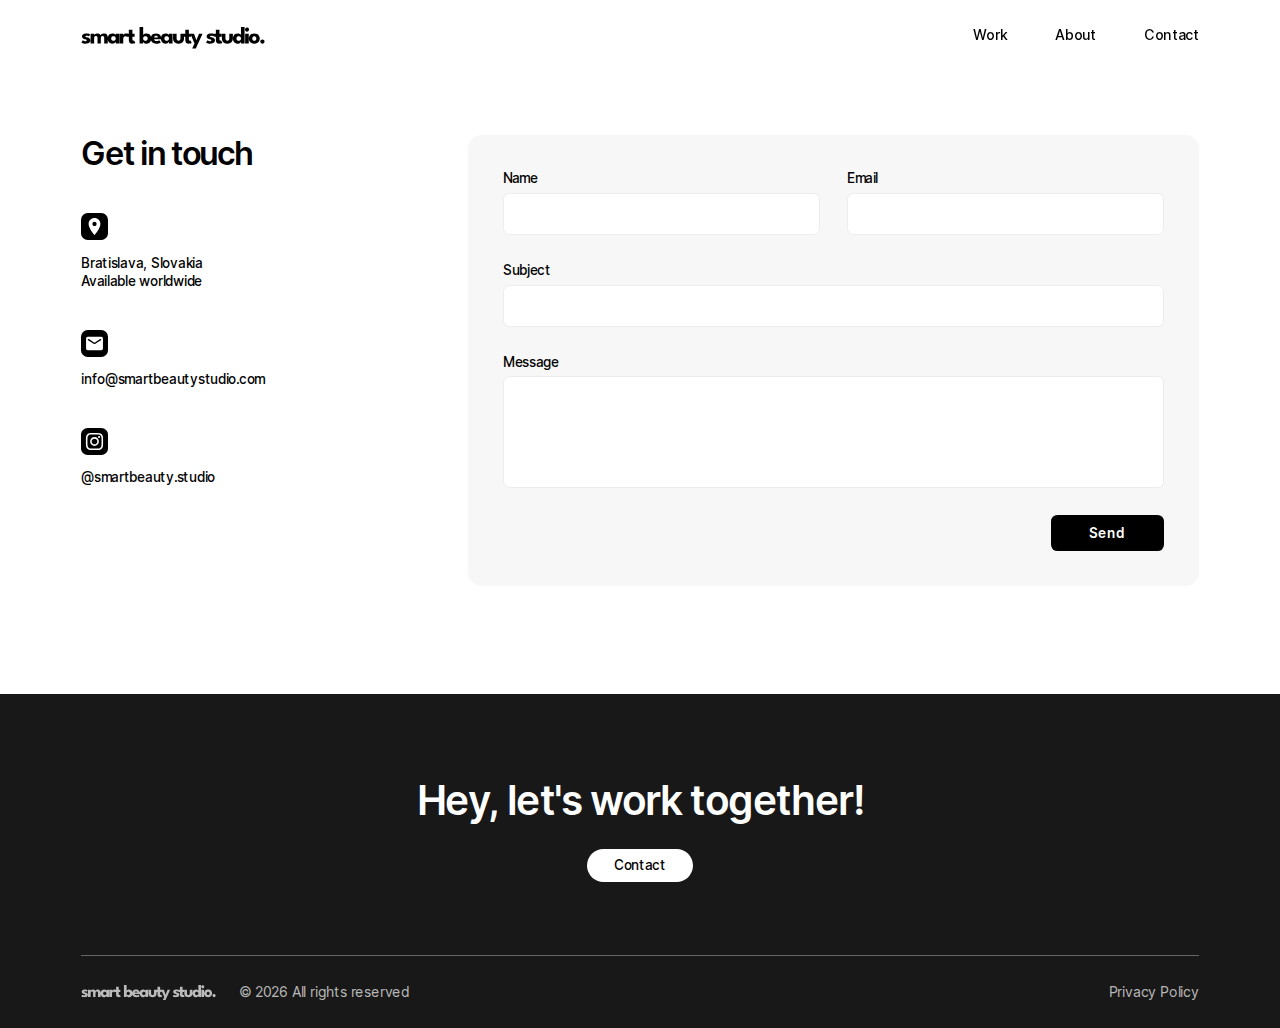
<file: contact.html>
<!DOCTYPE html><!-- Last Published: Wed Sep 17 2025 20:02:54 GMT+0000 (Coordinated Universal Time) -->
<html data-wf-page="6544fe96a80e3f0ad2213161" data-wf-site="6544fe96a80e3f0ad2213121" lang="en">

<head>
  <meta charset="utf-8" />
  <title>Contact — Smart Beauty Studio</title>
  <meta
    content="Let your products take the spotlight and come to life. We will capture the essence of your brand and deliver exceptional visual content."
    name="description" />
  <meta content="Contact — Smart Beauty Studio" property="og:title" />
  <meta
    content="Let your products take the spotlight and come to life. We will capture the essence of your brand and deliver exceptional visual content."
    property="og:description" />
  <meta content="Contact — Smart Beauty Studio" property="twitter:title" />
  <meta
    content="Let your products take the spotlight and come to life. We will capture the essence of your brand and deliver exceptional visual content."
    property="twitter:description" />
  <meta property="og:type" content="website" />
  <meta content="summary_large_image" name="twitter:card" />
  <meta content="width=device-width, initial-scale=1" name="viewport" />
  <meta content="GNPOAOrLCeZWtTyeZS1NF1gpcgEbY3thSBfjQ2C4Bz0" name="google-site-verification" />
  <link href="css/smartbeautystudio.webflow.shared.56fe9424e.min.css" rel="stylesheet" type="text/css" />
  <script
    type="text/javascript">!function (o, c) { var n = c.documentElement, t = " w-mod-"; n.className += t + "js", ("ontouchstart" in o || o.DocumentTouch && c instanceof DocumentTouch) && (n.className += t + "touch") }(window, document);</script>
  <link href="images/favicon.png" rel="shortcut icon" type="image/x-icon" />
  <link href="images/app-icon.png" rel="apple-touch-icon" />
  <link href="https://smartbeautystudio.com/contact" rel="canonical" />
  <script async="" src="https://www.googletagmanager.com/gtag/js?id=G-0744LF0LFR"></script>
  <script
    type="text/javascript">window.dataLayer = window.dataLayer || []; function gtag() { dataLayer.push(arguments); } gtag('js', new Date()); gtag('set', 'developer_id.dZGVlNj', true); gtag('config', 'G-0744LF0LFR');</script>
  <link rel="stylesheet" href="https://cdn.plyr.io/3.7.8/plyr.css" />
  <meta name="viewport" content="width=device-width, initial-scale=1.0, viewport-fit=cover">
  <style>
    .plyr__control.plyr__control--overlaid {
      background-color: rgba(0, 0, 0, 0.5);
      -webkit-backdrop-filter: blur(12px);
      backdrop-filter: blur(12px);
      transform: translate(-50%, -50%) scale(1.5);

    }

    .plyr__control.plyr__control--overlaid:hover {
      background-color: rgba(40, 40, 40, 0.5);
    }

    .plyr__controls__item.plyr__control:hover {
      background-color: rgba(255, 255, 255, 0.5);
    }

    .plyr__controls__item.plyr__control {
      border-radius: 8px;
    }

    .plyr__poster {
      background-size: cover;
      background-color: transparent;
    }

    .plyr--video,
    .plyr__video-wrapper {
      background: transparent;
    }

    input[type=range] {
      color: #fff !important;
    }

    .project-item-overlay {
      pointer-events: none;
    }
  </style>
</head>

<body>
  <div class="w-embed">
    <style>
      * {
        -webkit-font-smoothing: antialiased;
        -moz-osx-font-smoothing: grayscale;
      }

      a {
        color: inherit;
      }

      input,
      textarea {
        -webkit-appearance: none;
      }

      textarea {
        resize: none;
      }

      @media only screen and (min-width: 1920px) {
        body {
          font-size: 19.2px;
        }
      }

      @media only screen and (min-width: 992px) and (max-width: 1300px) {
        body {
          font-size: 13.52px;
        }
      }

      .nav-bg,
      .project-details-close {
        -webkit-backdrop-filter: blur(10px);
        backdrop-filter: blur(10px);
      }

      @supports not (backdrop-filter: blur(20px)) or (-webkit-backdrop-filter: blur(20px)) {
        .nav-bg {
          background-color: #000;
        }
      }

      .project-item-details {
        -webkit-backdrop-filter: blur(20px);
        backdrop-filter: blur(20px);
      }

      @media only screen and (max-height: 450px) {
        .project-item-details {
          display: block;
        }
      }
    </style>
  </div>
  <nav class="nav">
    <div class="container container--nav"><a aria-label="Homepage" href="/" class="nav-logo w-inline-block">
        <div class="nav-logo-img w-embed"><svg width="300px" height="35px" viewBox="0 0 300 35" version="1.1"
            xmlns="http://www.w3.org/2000/svg" xmlns:xlink="http://www.w3.org/1999/xlink">
            <g id="Page-1" stroke="none" stroke-width="1" fill="none" fill-rule="evenodd">
              <path
                d="M7.232 9.2654C8.096 9.2654 8.88533 9.34007 9.6 9.4894C10.3147 9.62807 10.912 9.78807 11.392 9.9694C11.8827 10.1507 12.1973 10.3001 12.336 10.4174L10.752 13.2814C10.5493 13.1321 10.1707 12.9401 9.616 12.7054C9.072 12.4707 8.464 12.3534 7.792 12.3534C7.28 12.3534 6.848 12.4334 6.496 12.5934C6.144 12.7427 5.968 12.9827 5.968 13.3134C5.968 13.6441 6.16 13.9107 6.544 14.1134C6.93867 14.3054 7.504 14.4761 8.24 14.6254C8.88 14.7534 9.53067 14.9561 10.192 15.2334C10.8533 15.5107 11.4027 15.9214 11.84 16.4654C12.288 16.9987 12.512 17.7134 12.512 18.6094C12.512 19.5267 12.3147 20.2841 11.92 20.8814C11.5253 21.4787 11.0027 21.9427 10.352 22.2734C9.70133 22.6041 8.99733 22.8334 8.24 22.9614C7.48267 23.1001 6.74667 23.1694 6.032 23.1694C5.02933 23.1694 4.15467 23.0787 3.408 22.8974C2.672 22.7161 2.07467 22.5081 1.616 22.2734C1.15733 22.0387 0.837333 21.8521 0.656 21.7134L2.224 18.5134C2.50133 18.7481 2.95467 19.0147 3.584 19.3134C4.21333 19.6014 4.88 19.7454 5.584 19.7454C6.26667 19.7454 6.79467 19.6441 7.168 19.4414C7.54133 19.2387 7.728 18.9721 7.728 18.6414C7.728 18.3747 7.63733 18.1614 7.456 18.0014C7.27467 17.8414 7.01867 17.7027 6.688 17.5854C6.35733 17.4681 5.95733 17.3614 5.488 17.2654C5.06133 17.1801 4.608 17.0467 4.128 16.8654C3.648 16.6841 3.19467 16.4387 2.768 16.1294C2.34133 15.8094 1.99467 15.4094 1.728 14.9294C1.46133 14.4494 1.328 13.8681 1.328 13.1854C1.328 12.3107 1.61067 11.5854 2.176 11.0094C2.74133 10.4334 3.472 10.0014 4.368 9.7134C5.264 9.41473 6.21867 9.2654 7.232 9.2654ZM30.918 9.2654C31.91 9.2654 32.7847 9.4734 33.542 9.8894C34.2993 10.2947 34.8913 10.9241 35.318 11.7774C35.7553 12.6307 35.974 13.7294 35.974 15.0734V22.7854H31.19V15.8094C31.19 14.8921 31.0513 14.1507 30.774 13.5854C30.4967 13.0201 29.9473 12.7374 29.126 12.7374C28.6353 12.7374 28.2033 12.8654 27.83 13.1214C27.4567 13.3774 27.1687 13.7347 26.966 14.1934C26.7633 14.6414 26.662 15.1801 26.662 15.8094V22.7854H22.198V15.8094C22.198 14.8921 22.0433 14.1507 21.734 13.5854C21.4353 13.0201 20.902 12.7374 20.134 12.7374C19.6433 12.7374 19.2113 12.8654 18.838 13.1214C18.4647 13.3667 18.1767 13.7187 17.974 14.1774C17.782 14.6254 17.686 15.1694 17.686 15.8094V22.7854H12.854V9.6494H17.686V11.5214C17.814 11.1907 18.0913 10.8547 18.518 10.5134C18.9553 10.1614 19.494 9.86807 20.134 9.6334C20.774 9.38807 21.4513 9.2654 22.166 9.2654C22.9447 9.2654 23.5953 9.38273 24.118 9.6174C24.6407 9.8414 25.0673 10.1454 25.398 10.5294C25.7393 10.9134 26.0113 11.3294 26.214 11.7774C26.3633 11.3934 26.6567 11.0094 27.094 10.6254C27.542 10.2307 28.0967 9.9054 28.758 9.6494C29.43 9.3934 30.15 9.2654 30.918 9.2654ZM46.7435 22.7854V20.6574C46.6475 20.8707 46.4022 21.1801 46.0075 21.5854C45.6235 21.9907 45.1115 22.3587 44.4715 22.6894C43.8315 23.0094 43.0848 23.1694 42.2315 23.1694C40.9515 23.1694 39.8315 22.8601 38.8715 22.2414C37.9115 21.6121 37.1648 20.7747 36.6315 19.7294C36.0982 18.6734 35.8315 17.5054 35.8315 16.2254C35.8315 14.9454 36.0982 13.7827 36.6315 12.7374C37.1648 11.6814 37.9115 10.8387 38.8715 10.2094C39.8315 9.58007 40.9515 9.2654 42.2315 9.2654C43.0528 9.2654 43.7728 9.39873 44.3915 9.6654C45.0102 9.9214 45.5115 10.2307 45.8955 10.5934C46.2795 10.9454 46.5462 11.2707 46.6955 11.5694V9.6494H51.5275V22.7854H46.7435ZM40.5995 16.2254C40.5995 16.8227 40.7382 17.3614 41.0155 17.8414C41.2928 18.3107 41.6608 18.6787 42.1195 18.9454C42.5888 19.2121 43.1062 19.3454 43.6715 19.3454C44.2582 19.3454 44.7755 19.2121 45.2235 18.9454C45.6715 18.6787 46.0235 18.3107 46.2795 17.8414C46.5462 17.3614 46.6795 16.8227 46.6795 16.2254C46.6795 15.6281 46.5462 15.0947 46.2795 14.6254C46.0235 14.1454 45.6715 13.7721 45.2235 13.5054C44.7755 13.2281 44.2582 13.0894 43.6715 13.0894C43.1062 13.0894 42.5888 13.2281 42.1195 13.5054C41.6608 13.7721 41.2928 14.1454 41.0155 14.6254C40.7382 15.0947 40.5995 15.6281 40.5995 16.2254ZM56.822 22.7854H51.958V9.6494H56.822V11.6814H56.742C56.8273 11.4361 57.0353 11.1267 57.366 10.7534C57.6967 10.3694 58.1607 10.0281 58.758 9.7294C59.3553 9.42007 60.086 9.2654 60.95 9.2654C61.558 9.2654 62.118 9.3614 62.63 9.5534C63.142 9.73473 63.5153 9.91073 63.75 10.0814L61.862 14.0334C61.7127 13.8521 61.446 13.6654 61.062 13.4734C60.6887 13.2707 60.2193 13.1694 59.654 13.1694C59.0033 13.1694 58.4647 13.3347 58.038 13.6654C57.622 13.9961 57.3127 14.3961 57.11 14.8654C56.918 15.3347 56.822 15.7774 56.822 16.1934V22.7854ZM62.0765 9.6494H64.3165V4.2574H69.1325V9.6494H72.0765V13.6494H69.1325V17.3134C69.1325 17.8574 69.2125 18.3001 69.3725 18.6414C69.5325 18.9721 69.8258 19.1374 70.2525 19.1374C70.5405 19.1374 70.7858 19.0734 70.9885 18.9454C71.1912 18.8174 71.3138 18.7321 71.3565 18.6894L73.0205 22.1454C72.9458 22.2094 72.7112 22.3267 72.3165 22.4974C71.9325 22.6681 71.4418 22.8227 70.8445 22.9614C70.2472 23.1001 69.5805 23.1694 68.8445 23.1694C67.5325 23.1694 66.4498 22.8014 65.5965 22.0654C64.7432 21.3187 64.3165 20.1721 64.3165 18.6254V13.6494H62.0765V9.6494ZM78.7302 22.7854V0.7694H83.5942V11.5694C83.6902 11.2707 83.9356 10.9454 84.3302 10.5934C84.7356 10.2307 85.2636 9.9214 85.9142 9.6654C86.5756 9.39873 87.3222 9.2654 88.1542 9.2654C89.4342 9.2654 90.5436 9.58007 91.4822 10.2094C92.4209 10.8387 93.1462 11.6814 93.6582 12.7374C94.1702 13.7827 94.4262 14.9454 94.4262 16.2254C94.4262 17.5054 94.1702 18.6734 93.6582 19.7294C93.1462 20.7747 92.4209 21.6121 91.4822 22.2414C90.5436 22.8601 89.4342 23.1694 88.1542 23.1694C87.4502 23.1694 86.7836 23.0414 86.1542 22.7854C85.5356 22.5401 84.9969 22.2254 84.5382 21.8414C84.0902 21.4467 83.7596 21.0521 83.5462 20.6574V22.7854H78.7302ZM89.6582 16.2254C89.6582 15.6281 89.5249 15.0947 89.2582 14.6254C89.0022 14.1454 88.6449 13.7721 88.1862 13.5054C87.7382 13.2281 87.2316 13.0894 86.6662 13.0894C86.0796 13.0894 85.5516 13.2281 85.0822 13.5054C84.6236 13.7721 84.2609 14.1454 83.9942 14.6254C83.7276 15.0947 83.5942 15.6281 83.5942 16.2254C83.5942 16.8227 83.7276 17.3614 83.9942 17.8414C84.2609 18.3107 84.6236 18.6787 85.0822 18.9454C85.5516 19.2121 86.0796 19.3454 86.6662 19.3454C87.2316 19.3454 87.7382 19.2121 88.1862 18.9454C88.6449 18.6787 89.0022 18.3107 89.2582 17.8414C89.5249 17.3614 89.6582 16.8227 89.6582 16.2254ZM98.3172 17.2494C98.3492 17.7187 98.4986 18.1347 98.7652 18.4974C99.0319 18.8601 99.3999 19.1481 99.8692 19.3614C100.349 19.5641 100.915 19.6654 101.565 19.6654C102.184 19.6654 102.739 19.6014 103.229 19.4734C103.731 19.3454 104.163 19.1854 104.525 18.9934C104.899 18.8014 105.187 18.6041 105.389 18.4014L107.277 21.4094C107.011 21.6974 106.632 21.9801 106.141 22.2574C105.661 22.5241 105.027 22.7427 104.237 22.9134C103.448 23.0841 102.451 23.1694 101.245 23.1694C99.7946 23.1694 98.5039 22.8974 97.3733 22.3534C96.2426 21.8094 95.3519 21.0094 94.7012 19.9534C94.0506 18.8974 93.7252 17.6067 93.7252 16.0814C93.7252 14.8014 94.0026 13.6494 94.5572 12.6254C95.1226 11.5907 95.9386 10.7747 97.0052 10.1774C98.0719 9.5694 99.3572 9.2654 100.861 9.2654C102.291 9.2654 103.528 9.52673 104.573 10.0494C105.629 10.5721 106.44 11.3507 107.005 12.3854C107.581 13.4094 107.869 14.6894 107.869 16.2254C107.869 16.3107 107.864 16.4814 107.853 16.7374C107.853 16.9934 107.843 17.1641 107.821 17.2494H98.3172ZM103.293 14.7054C103.283 14.3641 103.192 14.0281 103.021 13.6974C102.851 13.3561 102.595 13.0787 102.253 12.8654C101.912 12.6414 101.475 12.5294 100.941 12.5294C100.408 12.5294 99.9546 12.6361 99.5813 12.8494C99.2186 13.0521 98.9413 13.3187 98.7492 13.6494C98.5572 13.9801 98.4506 14.3321 98.4292 14.7054H103.293ZM118.335 22.7854V20.6574C118.239 20.8707 117.993 21.1801 117.599 21.5854C117.215 21.9907 116.703 22.3587 116.063 22.6894C115.423 23.0094 114.676 23.1694 113.823 23.1694C112.543 23.1694 111.423 22.8601 110.463 22.2414C109.503 21.6121 108.756 20.7747 108.223 19.7294C107.689 18.6734 107.423 17.5054 107.423 16.2254C107.423 14.9454 107.689 13.7827 108.223 12.7374C108.756 11.6814 109.503 10.8387 110.463 10.2094C111.423 9.58007 112.543 9.2654 113.823 9.2654C114.644 9.2654 115.364 9.39873 115.983 9.6654C116.601 9.9214 117.103 10.2307 117.487 10.5934C117.871 10.9454 118.137 11.2707 118.287 11.5694V9.6494H123.119V22.7854H118.335ZM112.191 16.2254C112.191 16.8227 112.329 17.3614 112.607 17.8414C112.884 18.3107 113.252 18.6787 113.711 18.9454C114.18 19.2121 114.697 19.3454 115.263 19.3454C115.849 19.3454 116.367 19.2121 116.815 18.9454C117.263 18.6787 117.615 18.3107 117.871 17.8414C118.137 17.3614 118.271 16.8227 118.271 16.2254C118.271 15.6281 118.137 15.0947 117.871 14.6254C117.615 14.1454 117.263 13.7721 116.815 13.5054C116.367 13.2281 115.849 13.0894 115.263 13.0894C114.697 13.0894 114.18 13.2281 113.711 13.5054C113.252 13.7721 112.884 14.1454 112.607 14.6254C112.329 15.0947 112.191 15.6281 112.191 16.2254ZM128.573 15.7294C128.573 16.7747 128.771 17.6121 129.165 18.2414C129.56 18.8601 130.221 19.1694 131.149 19.1694C132.099 19.1694 132.765 18.8601 133.149 18.2414C133.544 17.6121 133.741 16.7747 133.741 15.7294V9.6494H138.541V16.2414C138.541 17.6494 138.248 18.8761 137.661 19.9214C137.085 20.9561 136.248 21.7561 135.149 22.3214C134.051 22.8867 132.717 23.1694 131.149 23.1694C129.592 23.1694 128.264 22.8867 127.165 22.3214C126.067 21.7561 125.229 20.9561 124.653 19.9214C124.077 18.8761 123.789 17.6494 123.789 16.2414V9.6494H128.573V15.7294ZM138.012 9.6494H140.252V4.2574H145.068V9.6494H148.012V13.6494H145.068V17.3134C145.068 17.8574 145.148 18.3001 145.308 18.6414C145.468 18.9721 145.761 19.1374 146.188 19.1374C146.476 19.1374 146.721 19.0734 146.924 18.9454C147.126 18.8174 147.249 18.7321 147.292 18.6894L148.956 22.1454C148.881 22.2094 148.646 22.3267 148.252 22.4974C147.868 22.6681 147.377 22.8227 146.78 22.9614C146.182 23.1001 145.516 23.1694 144.78 23.1694C143.468 23.1694 142.385 22.8014 141.532 22.0654C140.678 21.3187 140.252 20.1721 140.252 18.6254V13.6494H138.012V9.6494ZM155.141 18.5774L158.693 9.6494H163.461L154.437 29.4414H149.573L152.613 22.7854L147.125 9.6494H151.973L155.141 18.5774ZM174.862 9.2654C175.726 9.2654 176.515 9.34007 177.23 9.4894C177.945 9.62807 178.542 9.78807 179.022 9.9694C179.513 10.1507 179.827 10.3001 179.966 10.4174L178.382 13.2814C178.179 13.1321 177.801 12.9401 177.246 12.7054C176.702 12.4707 176.094 12.3534 175.422 12.3534C174.91 12.3534 174.478 12.4334 174.126 12.5934C173.774 12.7427 173.598 12.9827 173.598 13.3134C173.598 13.6441 173.79 13.9107 174.174 14.1134C174.569 14.3054 175.134 14.4761 175.87 14.6254C176.51 14.7534 177.161 14.9561 177.822 15.2334C178.483 15.5107 179.033 15.9214 179.47 16.4654C179.918 16.9987 180.142 17.7134 180.142 18.6094C180.142 19.5267 179.945 20.2841 179.55 20.8814C179.155 21.4787 178.633 21.9427 177.982 22.2734C177.331 22.6041 176.627 22.8334 175.87 22.9614C175.113 23.1001 174.377 23.1694 173.662 23.1694C172.659 23.1694 171.785 23.0787 171.038 22.8974C170.302 22.7161 169.705 22.5081 169.246 22.2734C168.787 22.0387 168.467 21.8521 168.286 21.7134L169.854 18.5134C170.131 18.7481 170.585 19.0147 171.214 19.3134C171.843 19.6014 172.51 19.7454 173.214 19.7454C173.897 19.7454 174.425 19.6441 174.798 19.4414C175.171 19.2387 175.358 18.9721 175.358 18.6414C175.358 18.3747 175.267 18.1614 175.086 18.0014C174.905 17.8414 174.649 17.7027 174.318 17.5854C173.987 17.4681 173.587 17.3614 173.118 17.2654C172.691 17.1801 172.238 17.0467 171.758 16.8654C171.278 16.6841 170.825 16.4387 170.398 16.1294C169.971 15.8094 169.625 15.4094 169.358 14.9294C169.091 14.4494 168.958 13.8681 168.958 13.1854C168.958 12.3107 169.241 11.5854 169.806 11.0094C170.371 10.4334 171.102 10.0014 171.998 9.7134C172.894 9.41473 173.849 9.2654 174.862 9.2654ZM179.145 9.6494H181.385V4.2574H186.201V9.6494H189.145V13.6494H186.201V17.3134C186.201 17.8574 186.281 18.3001 186.441 18.6414C186.601 18.9721 186.895 19.1374 187.321 19.1374C187.609 19.1374 187.855 19.0734 188.057 18.9454C188.26 18.8174 188.383 18.7321 188.425 18.6894L190.089 22.1454C190.015 22.2094 189.78 22.3267 189.385 22.4974C189.001 22.6681 188.511 22.8227 187.913 22.9614C187.316 23.1001 186.649 23.1694 185.913 23.1694C184.601 23.1694 183.519 22.8014 182.665 22.0654C181.812 21.3187 181.385 20.1721 181.385 18.6254V13.6494H179.145V9.6494ZM194.258 15.7294C194.258 16.7747 194.456 17.6121 194.85 18.2414C195.245 18.8601 195.906 19.1694 196.834 19.1694C197.784 19.1694 198.45 18.8601 198.834 18.2414C199.229 17.6121 199.426 16.7747 199.426 15.7294V9.6494H204.226V16.2414C204.226 17.6494 203.933 18.8761 203.346 19.9214C202.77 20.9561 201.933 21.7561 200.834 22.3214C199.736 22.8867 198.402 23.1694 196.834 23.1694C195.277 23.1694 193.949 22.8867 192.85 22.3214C191.752 21.7561 190.914 20.9561 190.338 19.9214C189.762 18.8761 189.474 17.6494 189.474 16.2414V9.6494H194.258V15.7294ZM210.574 23.1694C209.304 23.1694 208.2 22.8601 207.262 22.2414C206.323 21.6121 205.592 20.7747 205.07 19.7294C204.558 18.6734 204.302 17.5054 204.302 16.2254C204.302 14.9454 204.558 13.7827 205.07 12.7374C205.592 11.6814 206.323 10.8387 207.262 10.2094C208.2 9.58007 209.304 9.2654 210.574 9.2654C211.416 9.2654 212.163 9.39873 212.814 9.6654C213.464 9.9214 213.992 10.2307 214.398 10.5934C214.803 10.9454 215.048 11.2707 215.134 11.5694V0.7694H219.998V22.7854H215.182V20.6574C214.979 21.0521 214.648 21.4467 214.19 21.8414C213.731 22.2254 213.192 22.5401 212.574 22.7854C211.955 23.0414 211.288 23.1694 210.574 23.1694ZM212.062 19.3454C212.648 19.3454 213.171 19.2121 213.63 18.9454C214.099 18.6787 214.467 18.3107 214.734 17.8414C215 17.3614 215.134 16.8227 215.134 16.2254C215.134 15.6281 215 15.0947 214.734 14.6254C214.467 14.1454 214.099 13.7721 213.63 13.5054C213.171 13.2281 212.648 13.0894 212.062 13.0894C211.496 13.0894 210.984 13.2281 210.526 13.5054C210.078 13.7721 209.72 14.1454 209.454 14.6254C209.198 15.0947 209.07 15.6281 209.07 16.2254C209.07 16.8227 209.198 17.3614 209.454 17.8414C209.72 18.3107 210.078 18.6787 210.526 18.9454C210.984 19.2121 211.496 19.3454 212.062 19.3454ZM220.736 22.7854V9.6494H225.6V22.7854H220.736ZM223.232 6.9454C222.464 6.9454 221.814 6.67873 221.28 6.1454C220.747 5.6014 220.48 4.95607 220.48 4.2094C220.48 3.46273 220.747 2.8174 221.28 2.2734C221.824 1.71873 222.475 1.4414 223.232 1.4414C223.734 1.4414 224.192 1.5694 224.608 1.8254C225.024 2.07073 225.36 2.4014 225.616 2.8174C225.872 3.2334 226 3.6974 226 4.2094C226 4.95607 225.728 5.6014 225.184 6.1454C224.64 6.67873 223.99 6.9454 223.232 6.9454ZM233.08 23.1694C231.64 23.1694 230.36 22.8761 229.24 22.2894C228.13 21.6921 227.256 20.8761 226.616 19.8414C225.986 18.7961 225.672 17.6014 225.672 16.2574C225.672 14.9134 225.986 13.7187 226.616 12.6734C227.256 11.6174 228.13 10.7854 229.24 10.1774C230.36 9.5694 231.64 9.2654 233.08 9.2654C234.52 9.2654 235.789 9.5694 236.888 10.1774C237.986 10.7854 238.845 11.6174 239.464 12.6734C240.082 13.7187 240.392 14.9134 240.392 16.2574C240.392 17.6014 240.082 18.7961 239.464 19.8414C238.845 20.8761 237.986 21.6921 236.888 22.2894C235.789 22.8761 234.52 23.1694 233.08 23.1694ZM233.08 19.1694C233.634 19.1694 234.114 19.0467 234.52 18.8014C234.925 18.5561 235.24 18.2094 235.464 17.7614C235.688 17.3134 235.8 16.8067 235.8 16.2414C235.8 15.6654 235.688 15.1534 235.464 14.7054C235.24 14.2574 234.925 13.9054 234.52 13.6494C234.114 13.3934 233.634 13.2654 233.08 13.2654C232.525 13.2654 232.04 13.3934 231.624 13.6494C231.218 13.9054 230.898 14.2574 230.664 14.7054C230.44 15.1534 230.328 15.6654 230.328 16.2414C230.328 16.8067 230.44 17.3134 230.664 17.7614C230.898 18.2094 231.218 18.5561 231.624 18.8014C232.04 19.0467 232.525 19.1694 233.08 19.1694ZM243.947 23.1694C243.157 23.1694 242.475 22.8867 241.899 22.3214C241.333 21.7454 241.051 21.0627 241.051 20.2734C241.051 19.4627 241.333 18.7747 241.899 18.2094C242.475 17.6334 243.157 17.3454 243.947 17.3454C244.757 17.3454 245.445 17.6334 246.011 18.2094C246.576 18.7747 246.859 19.4627 246.859 20.2734C246.859 21.0627 246.576 21.7454 246.011 22.3214C245.445 22.8867 244.757 23.1694 243.947 23.1694Z"
                id="logo" fill="currentColor" fill-rule="nonzero"></path>
            </g>
          </svg></div>
      </a>
      <div class="nav-menu"><a href="/featured" class="nav-link">Work</a><a href="/about" class="nav-link">About</a><a
          href="/careers" class="nav-link hide">Careers</a><a href="/contact" aria-current="page"
          class="nav-link w--current">Contact</a></div><a data-w-id="cdbebec7-1691-f001-9ec8-91ee1d7e8cef" href="#"
        class="nav-mobile-button w-inline-block">
        <div data-is-ix2-target="1" class="nav-lottie" data-w-id="1efb9643-bdf9-e702-0a16-d56255172dc3"
          data-animation-type="lottie" data-src="js/lottieflow-menu-nav-07-000000-easey.json" data-loop="0"
          data-direction="1" data-autoplay="0" data-renderer="svg" data-default-duration="2.4791666666666665"
          data-duration="0"></div>
      </a>
    </div>
    <div class="nav-bg"></div>
  </nav>
  <div class="section section--contact">
    <div class="container">
      <div class="contact-grid">
        <div class="contact-left">
          <h2 class="contact-left-heading">Get in touch</h2>
          <p class="contact-left-subheading hide">We are looking forward<br />to hear from you.</p>
          <div class="contact-left-section"><img src="images/location.svg" loading="lazy" alt=""
              class="contact-left-icon" />
            <div>Bratislava, Slovakia<br />Available worldwide</div>
          </div><a href="mailto:info@smartbeautystudio.com" class="contact-left-section w-inline-block"><img
              src="images/mail.svg" loading="lazy" alt="" class="contact-left-icon" />
            <div>info@smartbeautystudio.com</div>
          </a><a href="https://www.instagram.com/smartbeauty.studio/" target="_blank"
            class="contact-left-section w-inline-block"><img src="images/ig.svg" loading="lazy" alt=""
              class="contact-left-icon" />
            <div class="ig-link">@smartbeauty.studio</div>
          </a>
        </div>
        <div id="w-node-_53fd68e0-d3a8-738d-2b64-35ceceeb44f2-d2213161" class="contact-right">
          <div class="contact-form-wrap w-form">
            <form id="wf-form-Contact-Form" name="wf-form-Contact-Form" data-name="Contact Form" method="get"
              class="w-clearfix" data-wf-page-id="6544fe96a80e3f0ad2213161"
              data-wf-element-id="bf9b3f96-4d76-4e40-5ea3-2783fdcc556f">
              <div class="contact-form-row">
                <div class="contact-form-section"><label for="Name-3" class="form-label">Name</label><input
                    class="form-field w-input" maxlength="256" name="Name" data-name="Name" placeholder="" type="text"
                    id="Name" required="" /></div>
                <div class="contact-form-section"><label for="Email-2" class="form-label">Email</label><input
                    class="form-field w-input" maxlength="256" name="Email" data-name="Email" placeholder="" type="text"
                    id="Email" required="" /></div>
              </div>
              <div class="contact-form-section"><label for="Subject" class="form-label">Subject</label><input
                  class="form-field w-input" maxlength="256" name="Subject" data-name="Subject" placeholder=""
                  type="text" id="Subject" required="" /></div>
              <div class="contact-form-section"><label for="Message" class="form-label">Message</label><textarea
                  name="Message" maxlength="5000" id="Message" data-name="Message" required="" placeholder=""
                  class="form-field form-field--area w-input"></textarea></div><input type="submit"
                data-wait="Please wait..." class="form-submit w-button" value="Send" />
            </form>
            <div class="contact-form-success w-form-done"><img src="images/check_circle_black_24dp.svg" loading="lazy"
                alt="" class="contact-success-icon" />
              <div></div>
            </div>
            <div class="contact-error w-form-fail">
              <div></div>
            </div>
          </div>
        </div>
      </div>
    </div>
  </div>
  <footer class="footer">
    <div class="container">
      <div class="footer-top">
        <h4 class="footer-heading">Hey, let&#x27;s work together!</h4>
        <div class="footer-cta-wrap"><a href="/careers"
            class="footer-cta footer-cta--margin hide w-button">Careers</a><a href="/contact" aria-current="page"
            class="footer-cta w-button w--current">Contact</a></div>
      </div>
      <div class="footer-bottom">
        <div class="footer-bottom-left"><a aria-label="Homepage" href="/" class="footer-logo w-inline-block">
            <div class="footer-logo-img w-embed"><svg width="275px" height="20px" viewBox="0 0 275 20" version="1.1"
                xmlns="http://www.w3.org/2000/svg" xmlns:xlink="http://www.w3.org/1999/xlink">
                <g id="Page-1" stroke="none" stroke-width="1" fill="none" fill-rule="evenodd">
                  <path
                    d="M7.232 9.2654C8.096 9.2654 8.88533 9.34007 9.6 9.4894C10.3147 9.62807 10.912 9.78807 11.392 9.9694C11.8827 10.1507 12.1973 10.3001 12.336 10.4174L10.752 13.2814C10.5493 13.1321 10.1707 12.9401 9.616 12.7054C9.072 12.4707 8.464 12.3534 7.792 12.3534C7.28 12.3534 6.848 12.4334 6.496 12.5934C6.144 12.7427 5.968 12.9827 5.968 13.3134C5.968 13.6441 6.16 13.9107 6.544 14.1134C6.93867 14.3054 7.504 14.4761 8.24 14.6254C8.88 14.7534 9.53067 14.9561 10.192 15.2334C10.8533 15.5107 11.4027 15.9214 11.84 16.4654C12.288 16.9987 12.512 17.7134 12.512 18.6094C12.512 19.5267 12.3147 20.2841 11.92 20.8814C11.5253 21.4787 11.0027 21.9427 10.352 22.2734C9.70133 22.6041 8.99733 22.8334 8.24 22.9614C7.48267 23.1001 6.74667 23.1694 6.032 23.1694C5.02933 23.1694 4.15467 23.0787 3.408 22.8974C2.672 22.7161 2.07467 22.5081 1.616 22.2734C1.15733 22.0387 0.837333 21.8521 0.656 21.7134L2.224 18.5134C2.50133 18.7481 2.95467 19.0147 3.584 19.3134C4.21333 19.6014 4.88 19.7454 5.584 19.7454C6.26667 19.7454 6.79467 19.6441 7.168 19.4414C7.54133 19.2387 7.728 18.9721 7.728 18.6414C7.728 18.3747 7.63733 18.1614 7.456 18.0014C7.27467 17.8414 7.01867 17.7027 6.688 17.5854C6.35733 17.4681 5.95733 17.3614 5.488 17.2654C5.06133 17.1801 4.608 17.0467 4.128 16.8654C3.648 16.6841 3.19467 16.4387 2.768 16.1294C2.34133 15.8094 1.99467 15.4094 1.728 14.9294C1.46133 14.4494 1.328 13.8681 1.328 13.1854C1.328 12.3107 1.61067 11.5854 2.176 11.0094C2.74133 10.4334 3.472 10.0014 4.368 9.7134C5.264 9.41473 6.21867 9.2654 7.232 9.2654ZM30.918 9.2654C31.91 9.2654 32.7847 9.4734 33.542 9.8894C34.2993 10.2947 34.8913 10.9241 35.318 11.7774C35.7553 12.6307 35.974 13.7294 35.974 15.0734V22.7854H31.19V15.8094C31.19 14.8921 31.0513 14.1507 30.774 13.5854C30.4967 13.0201 29.9473 12.7374 29.126 12.7374C28.6353 12.7374 28.2033 12.8654 27.83 13.1214C27.4567 13.3774 27.1687 13.7347 26.966 14.1934C26.7633 14.6414 26.662 15.1801 26.662 15.8094V22.7854H22.198V15.8094C22.198 14.8921 22.0433 14.1507 21.734 13.5854C21.4353 13.0201 20.902 12.7374 20.134 12.7374C19.6433 12.7374 19.2113 12.8654 18.838 13.1214C18.4647 13.3667 18.1767 13.7187 17.974 14.1774C17.782 14.6254 17.686 15.1694 17.686 15.8094V22.7854H12.854V9.6494H17.686V11.5214C17.814 11.1907 18.0913 10.8547 18.518 10.5134C18.9553 10.1614 19.494 9.86807 20.134 9.6334C20.774 9.38807 21.4513 9.2654 22.166 9.2654C22.9447 9.2654 23.5953 9.38273 24.118 9.6174C24.6407 9.8414 25.0673 10.1454 25.398 10.5294C25.7393 10.9134 26.0113 11.3294 26.214 11.7774C26.3633 11.3934 26.6567 11.0094 27.094 10.6254C27.542 10.2307 28.0967 9.9054 28.758 9.6494C29.43 9.3934 30.15 9.2654 30.918 9.2654ZM46.7435 22.7854V20.6574C46.6475 20.8707 46.4022 21.1801 46.0075 21.5854C45.6235 21.9907 45.1115 22.3587 44.4715 22.6894C43.8315 23.0094 43.0848 23.1694 42.2315 23.1694C40.9515 23.1694 39.8315 22.8601 38.8715 22.2414C37.9115 21.6121 37.1648 20.7747 36.6315 19.7294C36.0982 18.6734 35.8315 17.5054 35.8315 16.2254C35.8315 14.9454 36.0982 13.7827 36.6315 12.7374C37.1648 11.6814 37.9115 10.8387 38.8715 10.2094C39.8315 9.58007 40.9515 9.2654 42.2315 9.2654C43.0528 9.2654 43.7728 9.39873 44.3915 9.6654C45.0102 9.9214 45.5115 10.2307 45.8955 10.5934C46.2795 10.9454 46.5462 11.2707 46.6955 11.5694V9.6494H51.5275V22.7854H46.7435ZM40.5995 16.2254C40.5995 16.8227 40.7382 17.3614 41.0155 17.8414C41.2928 18.3107 41.6608 18.6787 42.1195 18.9454C42.5888 19.2121 43.1062 19.3454 43.6715 19.3454C44.2582 19.3454 44.7755 19.2121 45.2235 18.9454C45.6715 18.6787 46.0235 18.3107 46.2795 17.8414C46.5462 17.3614 46.6795 16.8227 46.6795 16.2254C46.6795 15.6281 46.5462 15.0947 46.2795 14.6254C46.0235 14.1454 45.6715 13.7721 45.2235 13.5054C44.7755 13.2281 44.2582 13.0894 43.6715 13.0894C43.1062 13.0894 42.5888 13.2281 42.1195 13.5054C41.6608 13.7721 41.2928 14.1454 41.0155 14.6254C40.7382 15.0947 40.5995 15.6281 40.5995 16.2254ZM56.822 22.7854H51.958V9.6494H56.822V11.6814H56.742C56.8273 11.4361 57.0353 11.1267 57.366 10.7534C57.6967 10.3694 58.1607 10.0281 58.758 9.7294C59.3553 9.42007 60.086 9.2654 60.95 9.2654C61.558 9.2654 62.118 9.3614 62.63 9.5534C63.142 9.73473 63.5153 9.91073 63.75 10.0814L61.862 14.0334C61.7127 13.8521 61.446 13.6654 61.062 13.4734C60.6887 13.2707 60.2193 13.1694 59.654 13.1694C59.0033 13.1694 58.4647 13.3347 58.038 13.6654C57.622 13.9961 57.3127 14.3961 57.11 14.8654C56.918 15.3347 56.822 15.7774 56.822 16.1934V22.7854ZM62.0765 9.6494H64.3165V4.2574H69.1325V9.6494H72.0765V13.6494H69.1325V17.3134C69.1325 17.8574 69.2125 18.3001 69.3725 18.6414C69.5325 18.9721 69.8258 19.1374 70.2525 19.1374C70.5405 19.1374 70.7858 19.0734 70.9885 18.9454C71.1912 18.8174 71.3138 18.7321 71.3565 18.6894L73.0205 22.1454C72.9458 22.2094 72.7112 22.3267 72.3165 22.4974C71.9325 22.6681 71.4418 22.8227 70.8445 22.9614C70.2472 23.1001 69.5805 23.1694 68.8445 23.1694C67.5325 23.1694 66.4498 22.8014 65.5965 22.0654C64.7432 21.3187 64.3165 20.1721 64.3165 18.6254V13.6494H62.0765V9.6494ZM78.7302 22.7854V0.7694H83.5942V11.5694C83.6902 11.2707 83.9356 10.9454 84.3302 10.5934C84.7356 10.2307 85.2636 9.9214 85.9142 9.6654C86.5756 9.39873 87.3222 9.2654 88.1542 9.2654C89.4342 9.2654 90.5436 9.58007 91.4822 10.2094C92.4209 10.8387 93.1462 11.6814 93.6582 12.7374C94.1702 13.7827 94.4262 14.9454 94.4262 16.2254C94.4262 17.5054 94.1702 18.6734 93.6582 19.7294C93.1462 20.7747 92.4209 21.6121 91.4822 22.2414C90.5436 22.8601 89.4342 23.1694 88.1542 23.1694C87.4502 23.1694 86.7836 23.0414 86.1542 22.7854C85.5356 22.5401 84.9969 22.2254 84.5382 21.8414C84.0902 21.4467 83.7596 21.0521 83.5462 20.6574V22.7854H78.7302ZM89.6582 16.2254C89.6582 15.6281 89.5249 15.0947 89.2582 14.6254C89.0022 14.1454 88.6449 13.7721 88.1862 13.5054C87.7382 13.2281 87.2316 13.0894 86.6662 13.0894C86.0796 13.0894 85.5516 13.2281 85.0822 13.5054C84.6236 13.7721 84.2609 14.1454 83.9942 14.6254C83.7276 15.0947 83.5942 15.6281 83.5942 16.2254C83.5942 16.8227 83.7276 17.3614 83.9942 17.8414C84.2609 18.3107 84.6236 18.6787 85.0822 18.9454C85.5516 19.2121 86.0796 19.3454 86.6662 19.3454C87.2316 19.3454 87.7382 19.2121 88.1862 18.9454C88.6449 18.6787 89.0022 18.3107 89.2582 17.8414C89.5249 17.3614 89.6582 16.8227 89.6582 16.2254ZM98.3172 17.2494C98.3492 17.7187 98.4986 18.1347 98.7652 18.4974C99.0319 18.8601 99.3999 19.1481 99.8692 19.3614C100.349 19.5641 100.915 19.6654 101.565 19.6654C102.184 19.6654 102.739 19.6014 103.229 19.4734C103.731 19.3454 104.163 19.1854 104.525 18.9934C104.899 18.8014 105.187 18.6041 105.389 18.4014L107.277 21.4094C107.011 21.6974 106.632 21.9801 106.141 22.2574C105.661 22.5241 105.027 22.7427 104.237 22.9134C103.448 23.0841 102.451 23.1694 101.245 23.1694C99.7946 23.1694 98.5039 22.8974 97.3733 22.3534C96.2426 21.8094 95.3519 21.0094 94.7012 19.9534C94.0506 18.8974 93.7252 17.6067 93.7252 16.0814C93.7252 14.8014 94.0026 13.6494 94.5572 12.6254C95.1226 11.5907 95.9386 10.7747 97.0052 10.1774C98.0719 9.5694 99.3572 9.2654 100.861 9.2654C102.291 9.2654 103.528 9.52673 104.573 10.0494C105.629 10.5721 106.44 11.3507 107.005 12.3854C107.581 13.4094 107.869 14.6894 107.869 16.2254C107.869 16.3107 107.864 16.4814 107.853 16.7374C107.853 16.9934 107.843 17.1641 107.821 17.2494H98.3172ZM103.293 14.7054C103.283 14.3641 103.192 14.0281 103.021 13.6974C102.851 13.3561 102.595 13.0787 102.253 12.8654C101.912 12.6414 101.475 12.5294 100.941 12.5294C100.408 12.5294 99.9546 12.6361 99.5813 12.8494C99.2186 13.0521 98.9413 13.3187 98.7492 13.6494C98.5572 13.9801 98.4506 14.3321 98.4292 14.7054H103.293ZM118.335 22.7854V20.6574C118.239 20.8707 117.993 21.1801 117.599 21.5854C117.215 21.9907 116.703 22.3587 116.063 22.6894C115.423 23.0094 114.676 23.1694 113.823 23.1694C112.543 23.1694 111.423 22.8601 110.463 22.2414C109.503 21.6121 108.756 20.7747 108.223 19.7294C107.689 18.6734 107.423 17.5054 107.423 16.2254C107.423 14.9454 107.689 13.7827 108.223 12.7374C108.756 11.6814 109.503 10.8387 110.463 10.2094C111.423 9.58007 112.543 9.2654 113.823 9.2654C114.644 9.2654 115.364 9.39873 115.983 9.6654C116.601 9.9214 117.103 10.2307 117.487 10.5934C117.871 10.9454 118.137 11.2707 118.287 11.5694V9.6494H123.119V22.7854H118.335ZM112.191 16.2254C112.191 16.8227 112.329 17.3614 112.607 17.8414C112.884 18.3107 113.252 18.6787 113.711 18.9454C114.18 19.2121 114.697 19.3454 115.263 19.3454C115.849 19.3454 116.367 19.2121 116.815 18.9454C117.263 18.6787 117.615 18.3107 117.871 17.8414C118.137 17.3614 118.271 16.8227 118.271 16.2254C118.271 15.6281 118.137 15.0947 117.871 14.6254C117.615 14.1454 117.263 13.7721 116.815 13.5054C116.367 13.2281 115.849 13.0894 115.263 13.0894C114.697 13.0894 114.18 13.2281 113.711 13.5054C113.252 13.7721 112.884 14.1454 112.607 14.6254C112.329 15.0947 112.191 15.6281 112.191 16.2254ZM128.573 15.7294C128.573 16.7747 128.771 17.6121 129.165 18.2414C129.56 18.8601 130.221 19.1694 131.149 19.1694C132.099 19.1694 132.765 18.8601 133.149 18.2414C133.544 17.6121 133.741 16.7747 133.741 15.7294V9.6494H138.541V16.2414C138.541 17.6494 138.248 18.8761 137.661 19.9214C137.085 20.9561 136.248 21.7561 135.149 22.3214C134.051 22.8867 132.717 23.1694 131.149 23.1694C129.592 23.1694 128.264 22.8867 127.165 22.3214C126.067 21.7561 125.229 20.9561 124.653 19.9214C124.077 18.8761 123.789 17.6494 123.789 16.2414V9.6494H128.573V15.7294ZM138.012 9.6494H140.252V4.2574H145.068V9.6494H148.012V13.6494H145.068V17.3134C145.068 17.8574 145.148 18.3001 145.308 18.6414C145.468 18.9721 145.761 19.1374 146.188 19.1374C146.476 19.1374 146.721 19.0734 146.924 18.9454C147.126 18.8174 147.249 18.7321 147.292 18.6894L148.956 22.1454C148.881 22.2094 148.646 22.3267 148.252 22.4974C147.868 22.6681 147.377 22.8227 146.78 22.9614C146.182 23.1001 145.516 23.1694 144.78 23.1694C143.468 23.1694 142.385 22.8014 141.532 22.0654C140.678 21.3187 140.252 20.1721 140.252 18.6254V13.6494H138.012V9.6494ZM155.141 18.5774L158.693 9.6494H163.461L154.437 29.4414H149.573L152.613 22.7854L147.125 9.6494H151.973L155.141 18.5774ZM174.862 9.2654C175.726 9.2654 176.515 9.34007 177.23 9.4894C177.945 9.62807 178.542 9.78807 179.022 9.9694C179.513 10.1507 179.827 10.3001 179.966 10.4174L178.382 13.2814C178.179 13.1321 177.801 12.9401 177.246 12.7054C176.702 12.4707 176.094 12.3534 175.422 12.3534C174.91 12.3534 174.478 12.4334 174.126 12.5934C173.774 12.7427 173.598 12.9827 173.598 13.3134C173.598 13.6441 173.79 13.9107 174.174 14.1134C174.569 14.3054 175.134 14.4761 175.87 14.6254C176.51 14.7534 177.161 14.9561 177.822 15.2334C178.483 15.5107 179.033 15.9214 179.47 16.4654C179.918 16.9987 180.142 17.7134 180.142 18.6094C180.142 19.5267 179.945 20.2841 179.55 20.8814C179.155 21.4787 178.633 21.9427 177.982 22.2734C177.331 22.6041 176.627 22.8334 175.87 22.9614C175.113 23.1001 174.377 23.1694 173.662 23.1694C172.659 23.1694 171.785 23.0787 171.038 22.8974C170.302 22.7161 169.705 22.5081 169.246 22.2734C168.787 22.0387 168.467 21.8521 168.286 21.7134L169.854 18.5134C170.131 18.7481 170.585 19.0147 171.214 19.3134C171.843 19.6014 172.51 19.7454 173.214 19.7454C173.897 19.7454 174.425 19.6441 174.798 19.4414C175.171 19.2387 175.358 18.9721 175.358 18.6414C175.358 18.3747 175.267 18.1614 175.086 18.0014C174.905 17.8414 174.649 17.7027 174.318 17.5854C173.987 17.4681 173.587 17.3614 173.118 17.2654C172.691 17.1801 172.238 17.0467 171.758 16.8654C171.278 16.6841 170.825 16.4387 170.398 16.1294C169.971 15.8094 169.625 15.4094 169.358 14.9294C169.091 14.4494 168.958 13.8681 168.958 13.1854C168.958 12.3107 169.241 11.5854 169.806 11.0094C170.371 10.4334 171.102 10.0014 171.998 9.7134C172.894 9.41473 173.849 9.2654 174.862 9.2654ZM179.145 9.6494H181.385V4.2574H186.201V9.6494H189.145V13.6494H186.201V17.3134C186.201 17.8574 186.281 18.3001 186.441 18.6414C186.601 18.9721 186.895 19.1374 187.321 19.1374C187.609 19.1374 187.855 19.0734 188.057 18.9454C188.26 18.8174 188.383 18.7321 188.425 18.6894L190.089 22.1454C190.015 22.2094 189.78 22.3267 189.385 22.4974C189.001 22.6681 188.511 22.8227 187.913 22.9614C187.316 23.1001 186.649 23.1694 185.913 23.1694C184.601 23.1694 183.519 22.8014 182.665 22.0654C181.812 21.3187 181.385 20.1721 181.385 18.6254V13.6494H179.145V9.6494ZM194.258 15.7294C194.258 16.7747 194.456 17.6121 194.85 18.2414C195.245 18.8601 195.906 19.1694 196.834 19.1694C197.784 19.1694 198.45 18.8601 198.834 18.2414C199.229 17.6121 199.426 16.7747 199.426 15.7294V9.6494H204.226V16.2414C204.226 17.6494 203.933 18.8761 203.346 19.9214C202.77 20.9561 201.933 21.7561 200.834 22.3214C199.736 22.8867 198.402 23.1694 196.834 23.1694C195.277 23.1694 193.949 22.8867 192.85 22.3214C191.752 21.7561 190.914 20.9561 190.338 19.9214C189.762 18.8761 189.474 17.6494 189.474 16.2414V9.6494H194.258V15.7294ZM210.574 23.1694C209.304 23.1694 208.2 22.8601 207.262 22.2414C206.323 21.6121 205.592 20.7747 205.07 19.7294C204.558 18.6734 204.302 17.5054 204.302 16.2254C204.302 14.9454 204.558 13.7827 205.07 12.7374C205.592 11.6814 206.323 10.8387 207.262 10.2094C208.2 9.58007 209.304 9.2654 210.574 9.2654C211.416 9.2654 212.163 9.39873 212.814 9.6654C213.464 9.9214 213.992 10.2307 214.398 10.5934C214.803 10.9454 215.048 11.2707 215.134 11.5694V0.7694H219.998V22.7854H215.182V20.6574C214.979 21.0521 214.648 21.4467 214.19 21.8414C213.731 22.2254 213.192 22.5401 212.574 22.7854C211.955 23.0414 211.288 23.1694 210.574 23.1694ZM212.062 19.3454C212.648 19.3454 213.171 19.2121 213.63 18.9454C214.099 18.6787 214.467 18.3107 214.734 17.8414C215 17.3614 215.134 16.8227 215.134 16.2254C215.134 15.6281 215 15.0947 214.734 14.6254C214.467 14.1454 214.099 13.7721 213.63 13.5054C213.171 13.2281 212.648 13.0894 212.062 13.0894C211.496 13.0894 210.984 13.2281 210.526 13.5054C210.078 13.7721 209.72 14.1454 209.454 14.6254C209.198 15.0947 209.07 15.6281 209.07 16.2254C209.07 16.8227 209.198 17.3614 209.454 17.8414C209.72 18.3107 210.078 18.6787 210.526 18.9454C210.984 19.2121 211.496 19.3454 212.062 19.3454ZM220.736 22.7854V9.6494H225.6V22.7854H220.736ZM223.232 6.9454C222.464 6.9454 221.814 6.67873 221.28 6.1454C220.747 5.6014 220.48 4.95607 220.48 4.2094C220.48 3.46273 220.747 2.8174 221.28 2.2734C221.824 1.71873 222.475 1.4414 223.232 1.4414C223.734 1.4414 224.192 1.5694 224.608 1.8254C225.024 2.07073 225.36 2.4014 225.616 2.8174C225.872 3.2334 226 3.6974 226 4.2094C226 4.95607 225.728 5.6014 225.184 6.1454C224.64 6.67873 223.99 6.9454 223.232 6.9454ZM233.08 23.1694C231.64 23.1694 230.36 22.8761 229.24 22.2894C228.13 21.6921 227.256 20.8761 226.616 19.8414C225.986 18.7961 225.672 17.6014 225.672 16.2574C225.672 14.9134 225.986 13.7187 226.616 12.6734C227.256 11.6174 228.13 10.7854 229.24 10.1774C230.36 9.5694 231.64 9.2654 233.08 9.2654C234.52 9.2654 235.789 9.5694 236.888 10.1774C237.986 10.7854 238.845 11.6174 239.464 12.6734C240.082 13.7187 240.392 14.9134 240.392 16.2574C240.392 17.6014 240.082 18.7961 239.464 19.8414C238.845 20.8761 237.986 21.6921 236.888 22.2894C235.789 22.8761 234.52 23.1694 233.08 23.1694ZM233.08 19.1694C233.634 19.1694 234.114 19.0467 234.52 18.8014C234.925 18.5561 235.24 18.2094 235.464 17.7614C235.688 17.3134 235.8 16.8067 235.8 16.2414C235.8 15.6654 235.688 15.1534 235.464 14.7054C235.24 14.2574 234.925 13.9054 234.52 13.6494C234.114 13.3934 233.634 13.2654 233.08 13.2654C232.525 13.2654 232.04 13.3934 231.624 13.6494C231.218 13.9054 230.898 14.2574 230.664 14.7054C230.44 15.1534 230.328 15.6654 230.328 16.2414C230.328 16.8067 230.44 17.3134 230.664 17.7614C230.898 18.2094 231.218 18.5561 231.624 18.8014C232.04 19.0467 232.525 19.1694 233.08 19.1694ZM243.947 23.1694C243.157 23.1694 242.475 22.8867 241.899 22.3214C241.333 21.7454 241.051 21.0627 241.051 20.2734C241.051 19.4627 241.333 18.7747 241.899 18.2094C242.475 17.6334 243.157 17.3454 243.947 17.3454C244.757 17.3454 245.445 17.6334 246.011 18.2094C246.576 18.7747 246.859 19.4627 246.859 20.2734C246.859 21.0627 246.576 21.7454 246.011 22.3214C245.445 22.8867 244.757 23.1694 243.947 23.1694Z"
                    id="logo" fill="currentColor" fill-rule="nonzero"></path>
                </g>
              </svg></div>
          </a>
          <div class="footer-legal-text">©
            <script>document.write(new Date().getFullYear())</script> All rights reserved
          </div>
        </div>
        <div class="footer-bottom-right"><a href="/privacy-policy" class="footer-link">Privacy Policy</a></div>
      </div>
    </div>
  </footer>
  <script src="js/jquery.js?site=6544fe96a80e3f0ad2213121" type="text/javascript"></script>
  <script src="js/webflow.schunk.57d5559d2f0cd9f8.js" type="text/javascript"></script>
  <script src="js/webflow.schunk.b6817c51a31216b6.js" type="text/javascript"></script>
  <script src="js/webflow-script-2.js" type="text/javascript"></script>
  <script src="https://cdn.plyr.io/3.7.8/plyr.js"></script>

  <script>
    //play video thumb on hover
    if (window.innerWidth > 479) {
      document.querySelectorAll('.project-item-link').forEach(trigger => {
        trigger.addEventListener('mouseover', function () {
          var video = this.getElementsByTagName("video")[0];
          video.load();
          var playPromise = video.play();
          if (playPromise !== undefined) {
            playPromise.then(_ => {

            })
              .catch(error => {

              });
          }
        });
      });

      document.querySelectorAll('.project-item-link').forEach(trigger => {
        trigger.addEventListener('mouseout', function () {
          var video = this.getElementsByTagName("video")[0];
          video.pause();
        });
      });
    }
  </script>

  <script>
    let player;
    document.querySelectorAll('.project-item-link').forEach(trigger => {
      trigger.addEventListener('click', function () {
        player = new Plyr(this.nextElementSibling.querySelector('.player'), {
          fullscreen: { enabled: true, fallback: true, iosNative: true, container: null },
          controls: ['play-large', 'play', 'progress', 'current-time', 'fullscreen'],
          vimeo: { dnt: 1 },
          storage: { enabled: false, key: '' },
        });
        player.volume = 1;
        this.nextElementSibling.classList.toggle('hidden');
        document.querySelector('.nav').style.zIndex = 0;
        document.body.style.overflow = "hidden";
      });
    });

    //close pop-up with button
    document.querySelectorAll('.project-details-close').forEach(trigger => {
      trigger.addEventListener('click', function () {
        player.stop();
        player.destroy();
        this.parentElement.parentElement.classList.toggle('hidden');
        document.querySelector('.nav').style.zIndex = 999;
        document.body.style.overflow = "auto";
      });
    });

    //close pop-up with click on area
    document.querySelectorAll('.project-item-close-trigger').forEach(trigger => {
      trigger.addEventListener('click', function () {
        player.stop();
        player.destroy();
        this.parentElement.classList.toggle('hidden');
        document.querySelector('.nav').style.zIndex = 999;
        document.body.style.overflow = "auto";
      });
    });

    //plyr volume fix
    document.querySelectorAll('.project-details-video-wrap').forEach(trigger => {
      trigger.addEventListener('click', function () {
        player.decreaseVolume();
        player.increaseVolume();
      });
    }); 
  </script>
  <script>document.getElementById('wf-form-Contact-Form').addEventListener('submit', function (e) { e.preventDefault(); const n = encodeURIComponent(document.getElementById('Name').value), m = encodeURIComponent(document.getElementById('Email').value), s = encodeURIComponent(document.getElementById('Subject').value), b = encodeURIComponent(document.getElementById('Message').value), link = `mailto:info@smartbeautystudio.com?subject=${s}&body=Name:%20${n}%0AEmail:%20${m}%0A%0A${b}`; document.querySelector('.contact-error div').innerHTML = `Your email app has opened. <a href="${link}">Click here</a> if it did not.`; document.querySelector('.contact-error').style.display = 'block'; window.location.href = link });</script>
</body>

</html>
</file>
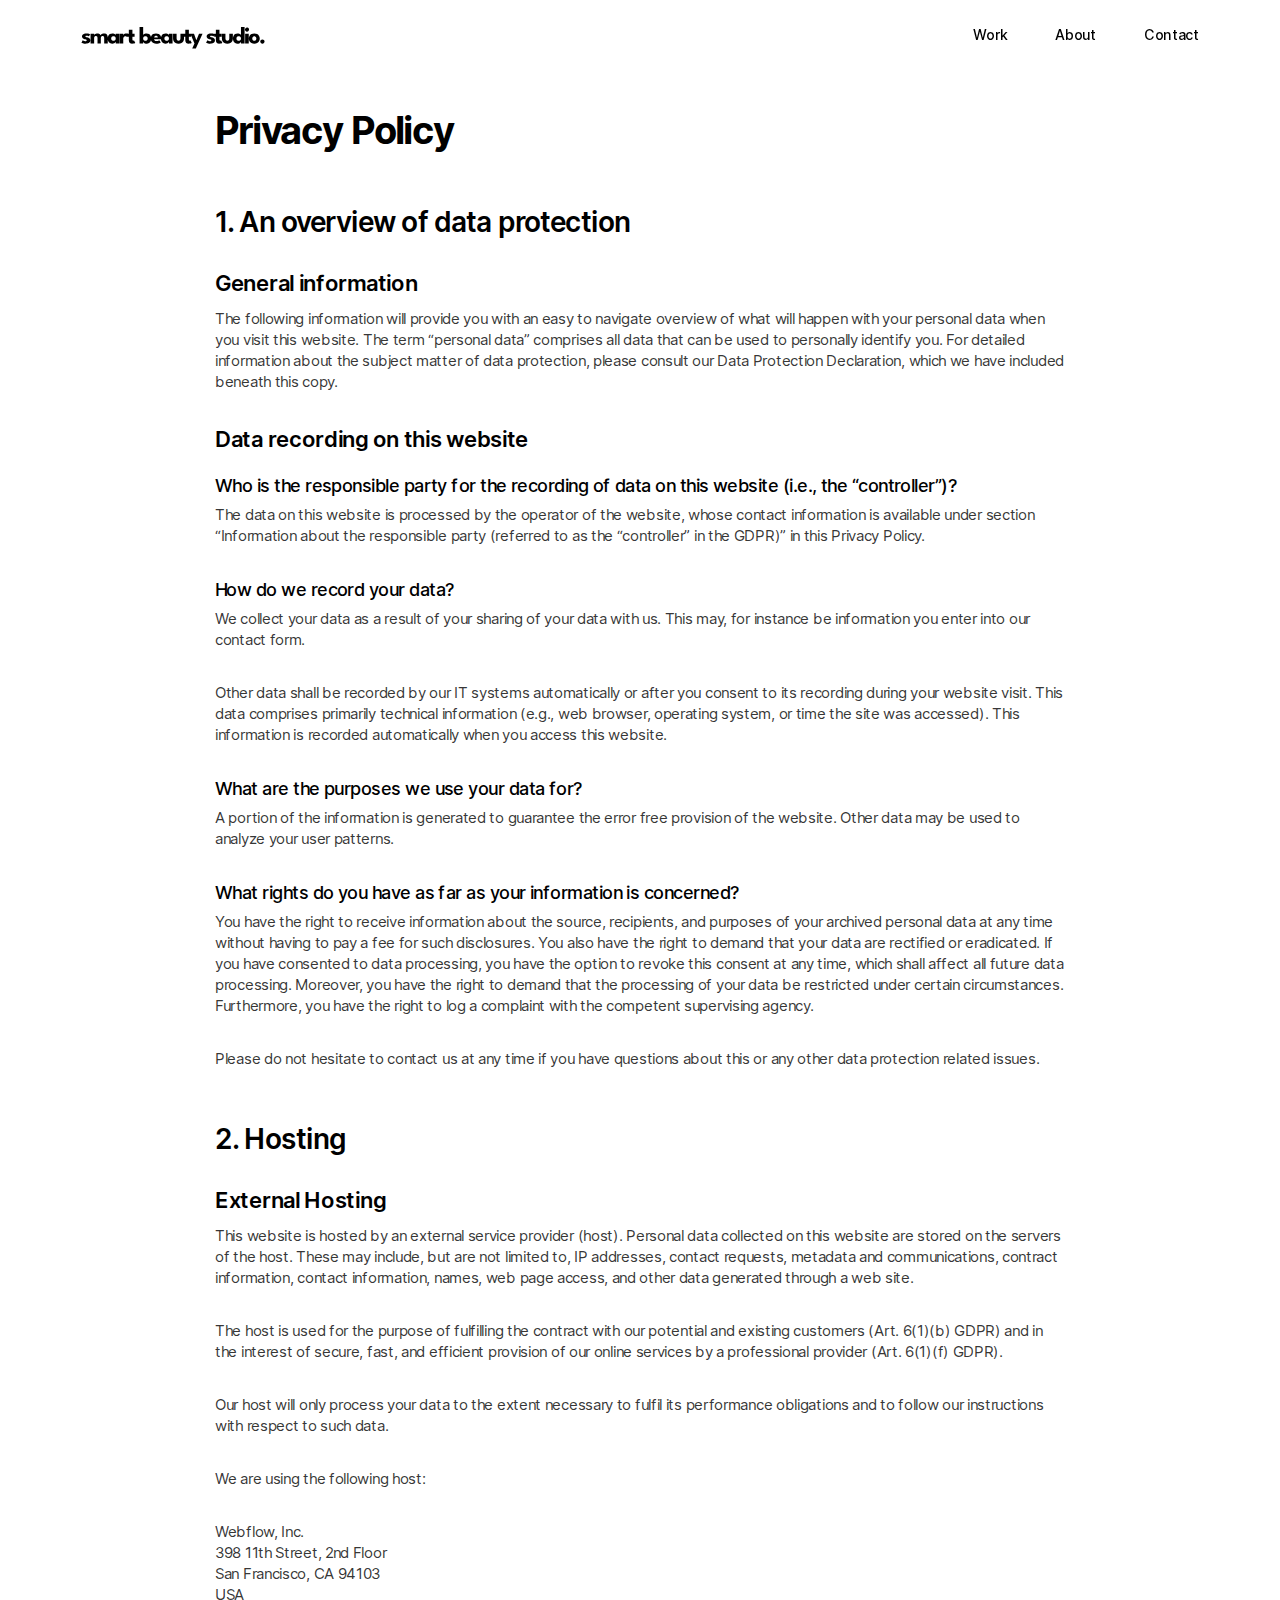
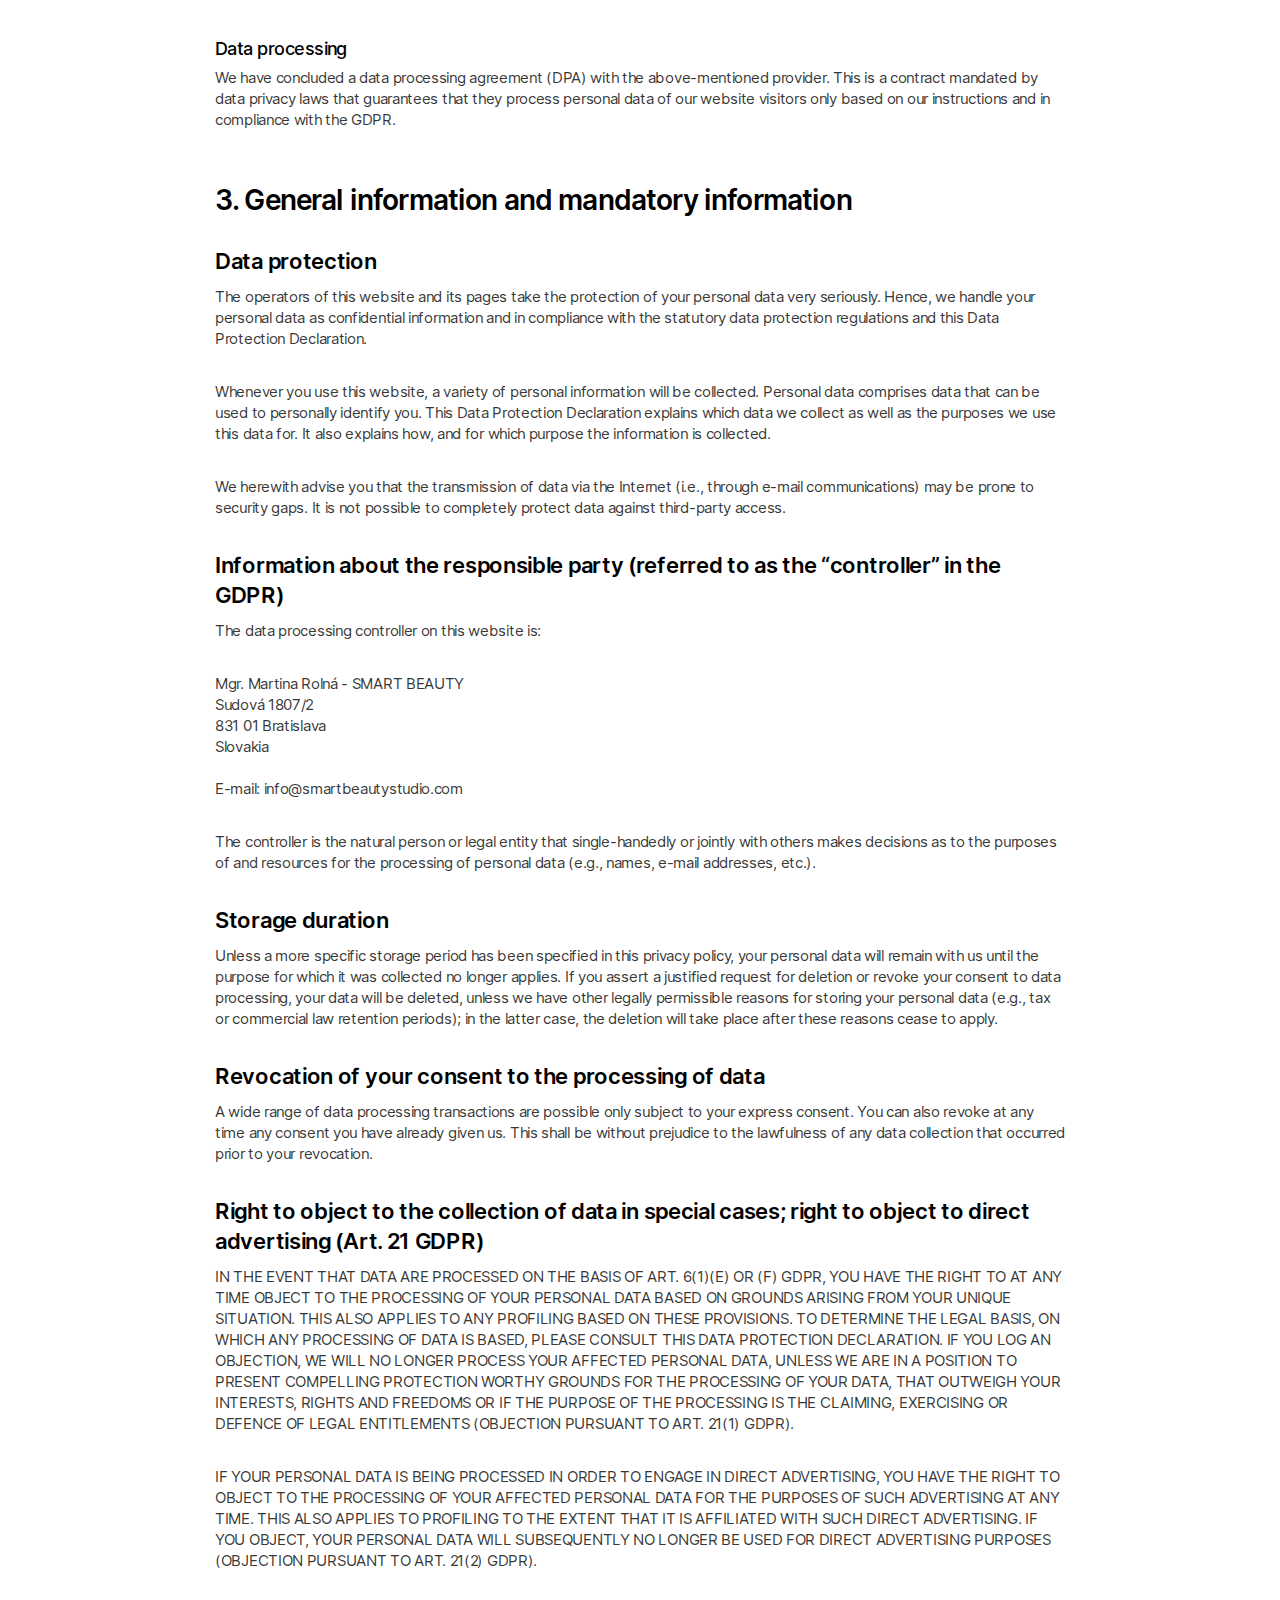
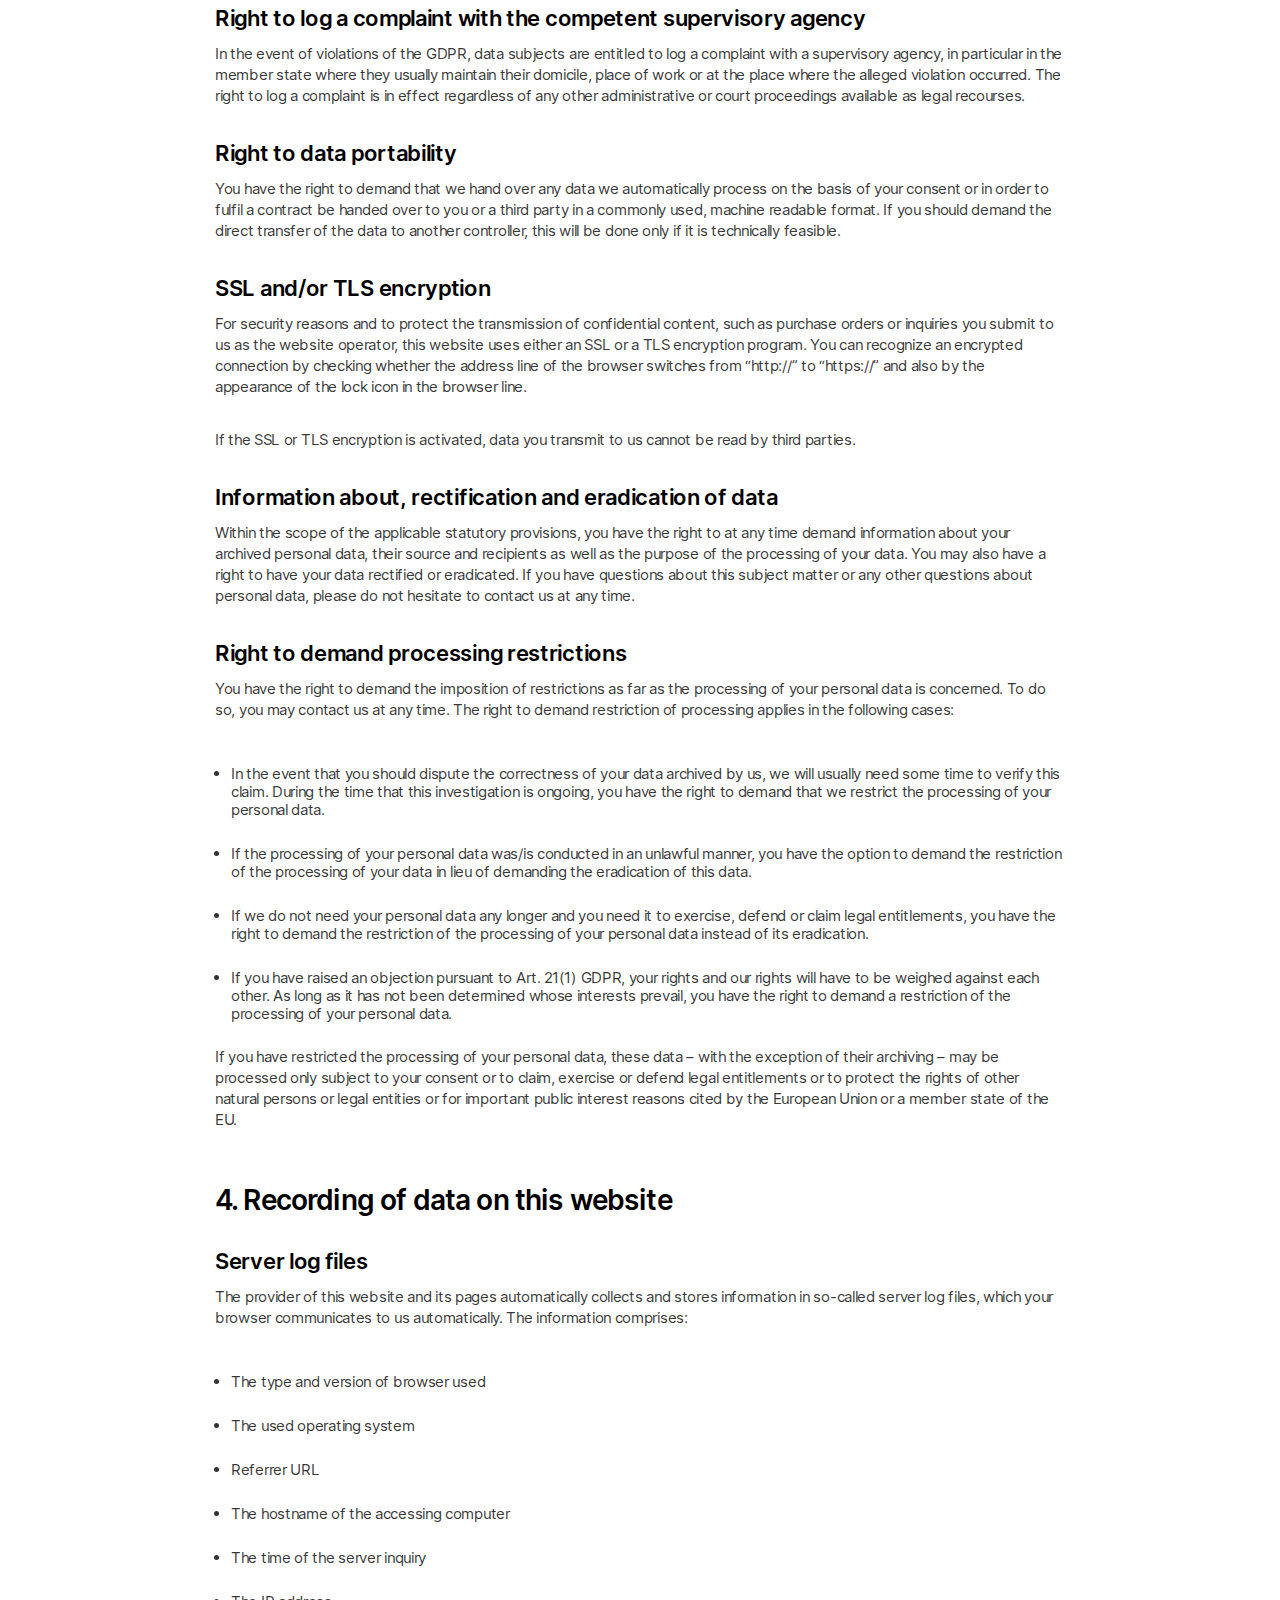
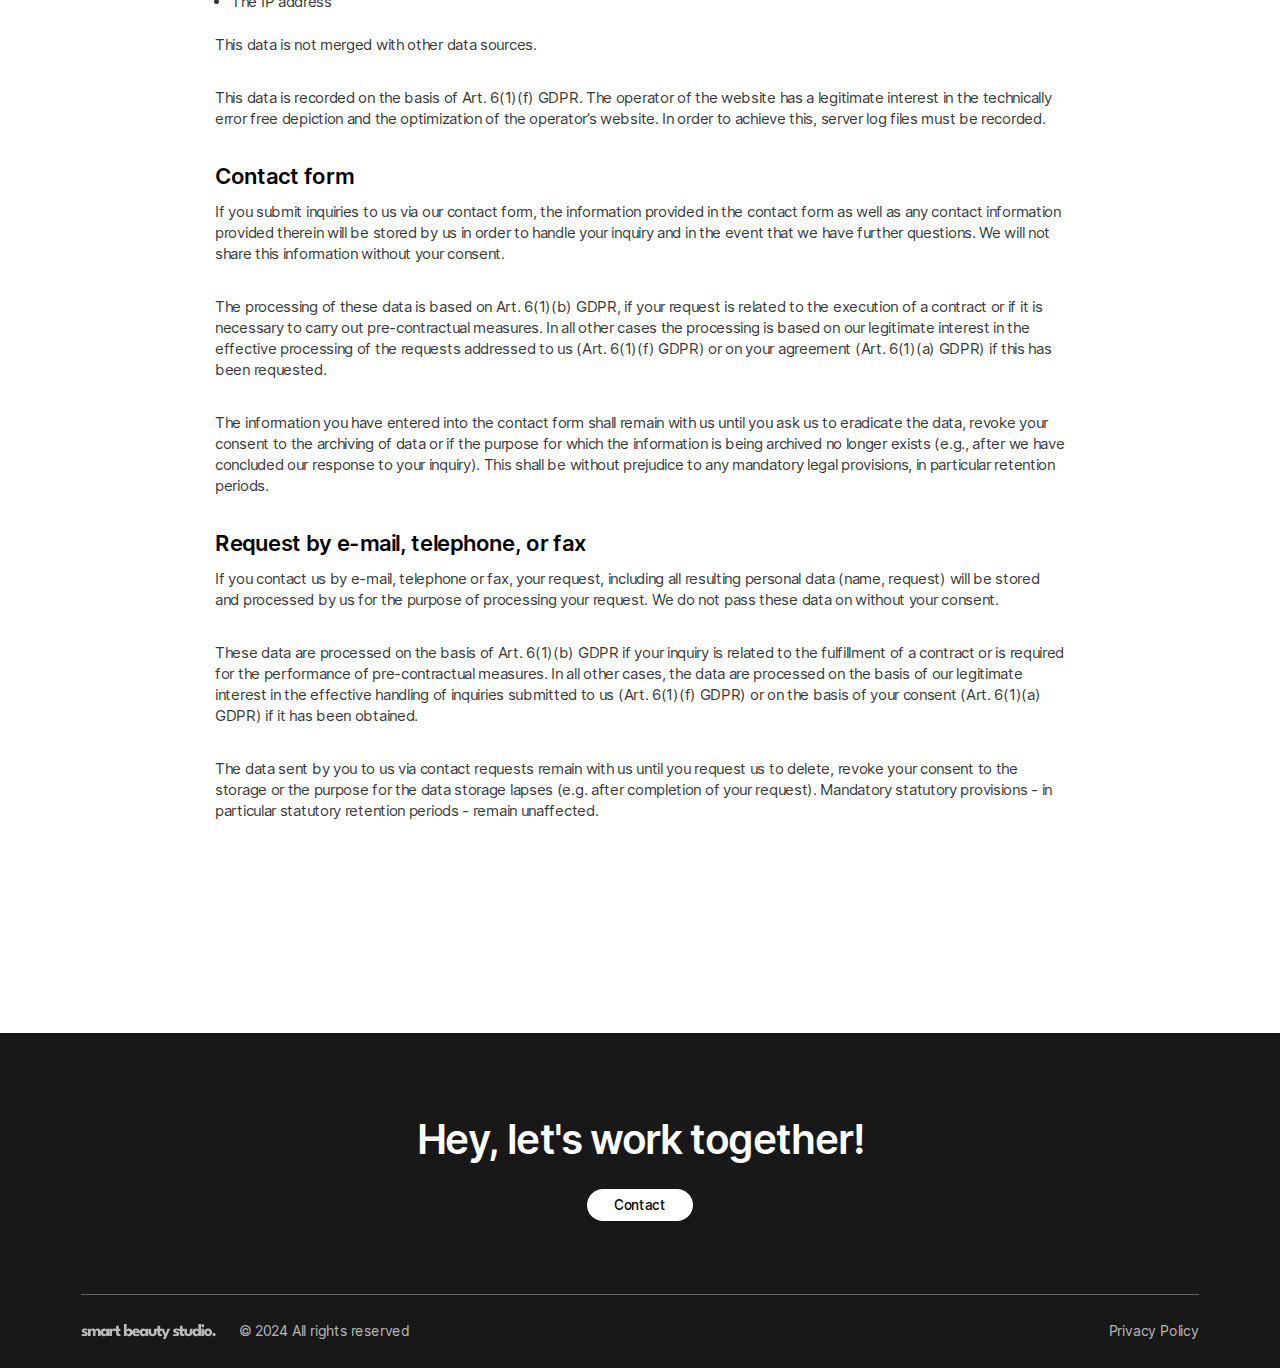
<file: privacy-policy.html>
<!DOCTYPE html><!-- Last Published: Wed Sep 17 2025 20:02:54 GMT+0000 (Coordinated Universal Time) --><html data-wf-page="6544fe96a80e3f0ad2213190" data-wf-site="6544fe96a80e3f0ad2213121" lang="en"><head><meta charset="utf-8"/><title>Privacy Policy — Smart Beauty Studio</title><meta content="Let your products take the spotlight and come to life. We will capture the essence of your brand and deliver exceptional visual content." name="description"/><meta content="Privacy Policy — Smart Beauty Studio" property="og:title"/><meta content="Let your products take the spotlight and come to life. We will capture the essence of your brand and deliver exceptional visual content." property="og:description"/><meta content="Privacy Policy — Smart Beauty Studio" property="twitter:title"/><meta content="Let your products take the spotlight and come to life. We will capture the essence of your brand and deliver exceptional visual content." property="twitter:description"/><meta property="og:type" content="website"/><meta content="summary_large_image" name="twitter:card"/><meta content="width=device-width, initial-scale=1" name="viewport"/><meta content="GNPOAOrLCeZWtTyeZS1NF1gpcgEbY3thSBfjQ2C4Bz0" name="google-site-verification"/><meta content="noindex" name="robots"/><link href="css/smartbeautystudio.webflow.shared.56fe9424e.min.css" rel="stylesheet" type="text/css"/><script type="text/javascript">!function(o,c){var n=c.documentElement,t=" w-mod-";n.className+=t+"js",("ontouchstart"in o||o.DocumentTouch&&c instanceof DocumentTouch)&&(n.className+=t+"touch")}(window,document);</script><link href="images/favicon.png" rel="shortcut icon" type="image/x-icon"/><link href="images/app-icon.png" rel="apple-touch-icon"/><link href="https://smartbeautystudio.com/privacy-policy" rel="canonical"/><script async="" src="https://www.googletagmanager.com/gtag/js?id=G-0744LF0LFR"></script><script type="text/javascript">window.dataLayer = window.dataLayer || [];function gtag(){dataLayer.push(arguments);}gtag('js', new Date());gtag('set', 'developer_id.dZGVlNj', true);gtag('config', 'G-0744LF0LFR');</script><link rel="stylesheet" href="https://cdn.plyr.io/3.7.8/plyr.css" />
<meta name="viewport" content="width=device-width, initial-scale=1.0, viewport-fit=cover">
<style>
.plyr__control.plyr__control--overlaid{
background-color: rgba(0, 0, 0, 0.5);
  -webkit-backdrop-filter: blur(12px);
  backdrop-filter: blur(12px);
  transform: translate(-50%,-50%) scale(1.5);
 
}
.plyr__control.plyr__control--overlaid:hover{
background-color: rgba(40, 40, 40, 0.5);
}
.plyr__controls__item.plyr__control:hover{
background-color: rgba(255, 255, 255, 0.5);
}
 .plyr__controls__item.plyr__control{
border-radius: 8px;
}
  
.plyr__poster{
  background-size: cover;
  background-color: transparent;
  }
.plyr--video, .plyr__video-wrapper{
  background: transparent;
  }
input[type=range]{
color:#fff !important;
}
.project-item-overlay {
  pointer-events: none;
}

</style></head><body><div class="w-embed"><style>
 * {
  -webkit-font-smoothing: antialiased;
  -moz-osx-font-smoothing: grayscale;
}

a{
color: inherit;
}

input, textarea{
-webkit-appearance: none;
}
textarea {
  resize: none;
}
@media only screen and (min-width: 1920px) {
     body {font-size: 19.2px;}
}

@media only screen and (min-width: 992px) and (max-width: 1300px)  {
     body {font-size: 13.52px;}
}
.nav-bg, .project-details-close{
  -webkit-backdrop-filter: blur(10px);
  backdrop-filter: blur(10px);
}

@supports not (backdrop-filter: blur(20px)) or (-webkit-backdrop-filter: blur(20px)) {
	.nav-bg{
  background-color: #000;
  }
}

.project-item-details{
  -webkit-backdrop-filter: blur(20px);
  backdrop-filter: blur(20px);
}

@media only screen and (max-height: 450px)  {
     .project-item-details{
     	display: block;
     }
}
</style></div><nav class="nav"><div class="container container--nav"><a aria-label="Homepage" href="/" class="nav-logo w-inline-block"><div class="nav-logo-img w-embed"><svg width="300px" height="35px" viewBox="0 0 300 35" version="1.1" xmlns="http://www.w3.org/2000/svg" xmlns:xlink="http://www.w3.org/1999/xlink">
    <g id="Page-1" stroke="none" stroke-width="1" fill="none" fill-rule="evenodd">
        <path d="M7.232 9.2654C8.096 9.2654 8.88533 9.34007 9.6 9.4894C10.3147 9.62807 10.912 9.78807 11.392 9.9694C11.8827 10.1507 12.1973 10.3001 12.336 10.4174L10.752 13.2814C10.5493 13.1321 10.1707 12.9401 9.616 12.7054C9.072 12.4707 8.464 12.3534 7.792 12.3534C7.28 12.3534 6.848 12.4334 6.496 12.5934C6.144 12.7427 5.968 12.9827 5.968 13.3134C5.968 13.6441 6.16 13.9107 6.544 14.1134C6.93867 14.3054 7.504 14.4761 8.24 14.6254C8.88 14.7534 9.53067 14.9561 10.192 15.2334C10.8533 15.5107 11.4027 15.9214 11.84 16.4654C12.288 16.9987 12.512 17.7134 12.512 18.6094C12.512 19.5267 12.3147 20.2841 11.92 20.8814C11.5253 21.4787 11.0027 21.9427 10.352 22.2734C9.70133 22.6041 8.99733 22.8334 8.24 22.9614C7.48267 23.1001 6.74667 23.1694 6.032 23.1694C5.02933 23.1694 4.15467 23.0787 3.408 22.8974C2.672 22.7161 2.07467 22.5081 1.616 22.2734C1.15733 22.0387 0.837333 21.8521 0.656 21.7134L2.224 18.5134C2.50133 18.7481 2.95467 19.0147 3.584 19.3134C4.21333 19.6014 4.88 19.7454 5.584 19.7454C6.26667 19.7454 6.79467 19.6441 7.168 19.4414C7.54133 19.2387 7.728 18.9721 7.728 18.6414C7.728 18.3747 7.63733 18.1614 7.456 18.0014C7.27467 17.8414 7.01867 17.7027 6.688 17.5854C6.35733 17.4681 5.95733 17.3614 5.488 17.2654C5.06133 17.1801 4.608 17.0467 4.128 16.8654C3.648 16.6841 3.19467 16.4387 2.768 16.1294C2.34133 15.8094 1.99467 15.4094 1.728 14.9294C1.46133 14.4494 1.328 13.8681 1.328 13.1854C1.328 12.3107 1.61067 11.5854 2.176 11.0094C2.74133 10.4334 3.472 10.0014 4.368 9.7134C5.264 9.41473 6.21867 9.2654 7.232 9.2654ZM30.918 9.2654C31.91 9.2654 32.7847 9.4734 33.542 9.8894C34.2993 10.2947 34.8913 10.9241 35.318 11.7774C35.7553 12.6307 35.974 13.7294 35.974 15.0734V22.7854H31.19V15.8094C31.19 14.8921 31.0513 14.1507 30.774 13.5854C30.4967 13.0201 29.9473 12.7374 29.126 12.7374C28.6353 12.7374 28.2033 12.8654 27.83 13.1214C27.4567 13.3774 27.1687 13.7347 26.966 14.1934C26.7633 14.6414 26.662 15.1801 26.662 15.8094V22.7854H22.198V15.8094C22.198 14.8921 22.0433 14.1507 21.734 13.5854C21.4353 13.0201 20.902 12.7374 20.134 12.7374C19.6433 12.7374 19.2113 12.8654 18.838 13.1214C18.4647 13.3667 18.1767 13.7187 17.974 14.1774C17.782 14.6254 17.686 15.1694 17.686 15.8094V22.7854H12.854V9.6494H17.686V11.5214C17.814 11.1907 18.0913 10.8547 18.518 10.5134C18.9553 10.1614 19.494 9.86807 20.134 9.6334C20.774 9.38807 21.4513 9.2654 22.166 9.2654C22.9447 9.2654 23.5953 9.38273 24.118 9.6174C24.6407 9.8414 25.0673 10.1454 25.398 10.5294C25.7393 10.9134 26.0113 11.3294 26.214 11.7774C26.3633 11.3934 26.6567 11.0094 27.094 10.6254C27.542 10.2307 28.0967 9.9054 28.758 9.6494C29.43 9.3934 30.15 9.2654 30.918 9.2654ZM46.7435 22.7854V20.6574C46.6475 20.8707 46.4022 21.1801 46.0075 21.5854C45.6235 21.9907 45.1115 22.3587 44.4715 22.6894C43.8315 23.0094 43.0848 23.1694 42.2315 23.1694C40.9515 23.1694 39.8315 22.8601 38.8715 22.2414C37.9115 21.6121 37.1648 20.7747 36.6315 19.7294C36.0982 18.6734 35.8315 17.5054 35.8315 16.2254C35.8315 14.9454 36.0982 13.7827 36.6315 12.7374C37.1648 11.6814 37.9115 10.8387 38.8715 10.2094C39.8315 9.58007 40.9515 9.2654 42.2315 9.2654C43.0528 9.2654 43.7728 9.39873 44.3915 9.6654C45.0102 9.9214 45.5115 10.2307 45.8955 10.5934C46.2795 10.9454 46.5462 11.2707 46.6955 11.5694V9.6494H51.5275V22.7854H46.7435ZM40.5995 16.2254C40.5995 16.8227 40.7382 17.3614 41.0155 17.8414C41.2928 18.3107 41.6608 18.6787 42.1195 18.9454C42.5888 19.2121 43.1062 19.3454 43.6715 19.3454C44.2582 19.3454 44.7755 19.2121 45.2235 18.9454C45.6715 18.6787 46.0235 18.3107 46.2795 17.8414C46.5462 17.3614 46.6795 16.8227 46.6795 16.2254C46.6795 15.6281 46.5462 15.0947 46.2795 14.6254C46.0235 14.1454 45.6715 13.7721 45.2235 13.5054C44.7755 13.2281 44.2582 13.0894 43.6715 13.0894C43.1062 13.0894 42.5888 13.2281 42.1195 13.5054C41.6608 13.7721 41.2928 14.1454 41.0155 14.6254C40.7382 15.0947 40.5995 15.6281 40.5995 16.2254ZM56.822 22.7854H51.958V9.6494H56.822V11.6814H56.742C56.8273 11.4361 57.0353 11.1267 57.366 10.7534C57.6967 10.3694 58.1607 10.0281 58.758 9.7294C59.3553 9.42007 60.086 9.2654 60.95 9.2654C61.558 9.2654 62.118 9.3614 62.63 9.5534C63.142 9.73473 63.5153 9.91073 63.75 10.0814L61.862 14.0334C61.7127 13.8521 61.446 13.6654 61.062 13.4734C60.6887 13.2707 60.2193 13.1694 59.654 13.1694C59.0033 13.1694 58.4647 13.3347 58.038 13.6654C57.622 13.9961 57.3127 14.3961 57.11 14.8654C56.918 15.3347 56.822 15.7774 56.822 16.1934V22.7854ZM62.0765 9.6494H64.3165V4.2574H69.1325V9.6494H72.0765V13.6494H69.1325V17.3134C69.1325 17.8574 69.2125 18.3001 69.3725 18.6414C69.5325 18.9721 69.8258 19.1374 70.2525 19.1374C70.5405 19.1374 70.7858 19.0734 70.9885 18.9454C71.1912 18.8174 71.3138 18.7321 71.3565 18.6894L73.0205 22.1454C72.9458 22.2094 72.7112 22.3267 72.3165 22.4974C71.9325 22.6681 71.4418 22.8227 70.8445 22.9614C70.2472 23.1001 69.5805 23.1694 68.8445 23.1694C67.5325 23.1694 66.4498 22.8014 65.5965 22.0654C64.7432 21.3187 64.3165 20.1721 64.3165 18.6254V13.6494H62.0765V9.6494ZM78.7302 22.7854V0.7694H83.5942V11.5694C83.6902 11.2707 83.9356 10.9454 84.3302 10.5934C84.7356 10.2307 85.2636 9.9214 85.9142 9.6654C86.5756 9.39873 87.3222 9.2654 88.1542 9.2654C89.4342 9.2654 90.5436 9.58007 91.4822 10.2094C92.4209 10.8387 93.1462 11.6814 93.6582 12.7374C94.1702 13.7827 94.4262 14.9454 94.4262 16.2254C94.4262 17.5054 94.1702 18.6734 93.6582 19.7294C93.1462 20.7747 92.4209 21.6121 91.4822 22.2414C90.5436 22.8601 89.4342 23.1694 88.1542 23.1694C87.4502 23.1694 86.7836 23.0414 86.1542 22.7854C85.5356 22.5401 84.9969 22.2254 84.5382 21.8414C84.0902 21.4467 83.7596 21.0521 83.5462 20.6574V22.7854H78.7302ZM89.6582 16.2254C89.6582 15.6281 89.5249 15.0947 89.2582 14.6254C89.0022 14.1454 88.6449 13.7721 88.1862 13.5054C87.7382 13.2281 87.2316 13.0894 86.6662 13.0894C86.0796 13.0894 85.5516 13.2281 85.0822 13.5054C84.6236 13.7721 84.2609 14.1454 83.9942 14.6254C83.7276 15.0947 83.5942 15.6281 83.5942 16.2254C83.5942 16.8227 83.7276 17.3614 83.9942 17.8414C84.2609 18.3107 84.6236 18.6787 85.0822 18.9454C85.5516 19.2121 86.0796 19.3454 86.6662 19.3454C87.2316 19.3454 87.7382 19.2121 88.1862 18.9454C88.6449 18.6787 89.0022 18.3107 89.2582 17.8414C89.5249 17.3614 89.6582 16.8227 89.6582 16.2254ZM98.3172 17.2494C98.3492 17.7187 98.4986 18.1347 98.7652 18.4974C99.0319 18.8601 99.3999 19.1481 99.8692 19.3614C100.349 19.5641 100.915 19.6654 101.565 19.6654C102.184 19.6654 102.739 19.6014 103.229 19.4734C103.731 19.3454 104.163 19.1854 104.525 18.9934C104.899 18.8014 105.187 18.6041 105.389 18.4014L107.277 21.4094C107.011 21.6974 106.632 21.9801 106.141 22.2574C105.661 22.5241 105.027 22.7427 104.237 22.9134C103.448 23.0841 102.451 23.1694 101.245 23.1694C99.7946 23.1694 98.5039 22.8974 97.3733 22.3534C96.2426 21.8094 95.3519 21.0094 94.7012 19.9534C94.0506 18.8974 93.7252 17.6067 93.7252 16.0814C93.7252 14.8014 94.0026 13.6494 94.5572 12.6254C95.1226 11.5907 95.9386 10.7747 97.0052 10.1774C98.0719 9.5694 99.3572 9.2654 100.861 9.2654C102.291 9.2654 103.528 9.52673 104.573 10.0494C105.629 10.5721 106.44 11.3507 107.005 12.3854C107.581 13.4094 107.869 14.6894 107.869 16.2254C107.869 16.3107 107.864 16.4814 107.853 16.7374C107.853 16.9934 107.843 17.1641 107.821 17.2494H98.3172ZM103.293 14.7054C103.283 14.3641 103.192 14.0281 103.021 13.6974C102.851 13.3561 102.595 13.0787 102.253 12.8654C101.912 12.6414 101.475 12.5294 100.941 12.5294C100.408 12.5294 99.9546 12.6361 99.5813 12.8494C99.2186 13.0521 98.9413 13.3187 98.7492 13.6494C98.5572 13.9801 98.4506 14.3321 98.4292 14.7054H103.293ZM118.335 22.7854V20.6574C118.239 20.8707 117.993 21.1801 117.599 21.5854C117.215 21.9907 116.703 22.3587 116.063 22.6894C115.423 23.0094 114.676 23.1694 113.823 23.1694C112.543 23.1694 111.423 22.8601 110.463 22.2414C109.503 21.6121 108.756 20.7747 108.223 19.7294C107.689 18.6734 107.423 17.5054 107.423 16.2254C107.423 14.9454 107.689 13.7827 108.223 12.7374C108.756 11.6814 109.503 10.8387 110.463 10.2094C111.423 9.58007 112.543 9.2654 113.823 9.2654C114.644 9.2654 115.364 9.39873 115.983 9.6654C116.601 9.9214 117.103 10.2307 117.487 10.5934C117.871 10.9454 118.137 11.2707 118.287 11.5694V9.6494H123.119V22.7854H118.335ZM112.191 16.2254C112.191 16.8227 112.329 17.3614 112.607 17.8414C112.884 18.3107 113.252 18.6787 113.711 18.9454C114.18 19.2121 114.697 19.3454 115.263 19.3454C115.849 19.3454 116.367 19.2121 116.815 18.9454C117.263 18.6787 117.615 18.3107 117.871 17.8414C118.137 17.3614 118.271 16.8227 118.271 16.2254C118.271 15.6281 118.137 15.0947 117.871 14.6254C117.615 14.1454 117.263 13.7721 116.815 13.5054C116.367 13.2281 115.849 13.0894 115.263 13.0894C114.697 13.0894 114.18 13.2281 113.711 13.5054C113.252 13.7721 112.884 14.1454 112.607 14.6254C112.329 15.0947 112.191 15.6281 112.191 16.2254ZM128.573 15.7294C128.573 16.7747 128.771 17.6121 129.165 18.2414C129.56 18.8601 130.221 19.1694 131.149 19.1694C132.099 19.1694 132.765 18.8601 133.149 18.2414C133.544 17.6121 133.741 16.7747 133.741 15.7294V9.6494H138.541V16.2414C138.541 17.6494 138.248 18.8761 137.661 19.9214C137.085 20.9561 136.248 21.7561 135.149 22.3214C134.051 22.8867 132.717 23.1694 131.149 23.1694C129.592 23.1694 128.264 22.8867 127.165 22.3214C126.067 21.7561 125.229 20.9561 124.653 19.9214C124.077 18.8761 123.789 17.6494 123.789 16.2414V9.6494H128.573V15.7294ZM138.012 9.6494H140.252V4.2574H145.068V9.6494H148.012V13.6494H145.068V17.3134C145.068 17.8574 145.148 18.3001 145.308 18.6414C145.468 18.9721 145.761 19.1374 146.188 19.1374C146.476 19.1374 146.721 19.0734 146.924 18.9454C147.126 18.8174 147.249 18.7321 147.292 18.6894L148.956 22.1454C148.881 22.2094 148.646 22.3267 148.252 22.4974C147.868 22.6681 147.377 22.8227 146.78 22.9614C146.182 23.1001 145.516 23.1694 144.78 23.1694C143.468 23.1694 142.385 22.8014 141.532 22.0654C140.678 21.3187 140.252 20.1721 140.252 18.6254V13.6494H138.012V9.6494ZM155.141 18.5774L158.693 9.6494H163.461L154.437 29.4414H149.573L152.613 22.7854L147.125 9.6494H151.973L155.141 18.5774ZM174.862 9.2654C175.726 9.2654 176.515 9.34007 177.23 9.4894C177.945 9.62807 178.542 9.78807 179.022 9.9694C179.513 10.1507 179.827 10.3001 179.966 10.4174L178.382 13.2814C178.179 13.1321 177.801 12.9401 177.246 12.7054C176.702 12.4707 176.094 12.3534 175.422 12.3534C174.91 12.3534 174.478 12.4334 174.126 12.5934C173.774 12.7427 173.598 12.9827 173.598 13.3134C173.598 13.6441 173.79 13.9107 174.174 14.1134C174.569 14.3054 175.134 14.4761 175.87 14.6254C176.51 14.7534 177.161 14.9561 177.822 15.2334C178.483 15.5107 179.033 15.9214 179.47 16.4654C179.918 16.9987 180.142 17.7134 180.142 18.6094C180.142 19.5267 179.945 20.2841 179.55 20.8814C179.155 21.4787 178.633 21.9427 177.982 22.2734C177.331 22.6041 176.627 22.8334 175.87 22.9614C175.113 23.1001 174.377 23.1694 173.662 23.1694C172.659 23.1694 171.785 23.0787 171.038 22.8974C170.302 22.7161 169.705 22.5081 169.246 22.2734C168.787 22.0387 168.467 21.8521 168.286 21.7134L169.854 18.5134C170.131 18.7481 170.585 19.0147 171.214 19.3134C171.843 19.6014 172.51 19.7454 173.214 19.7454C173.897 19.7454 174.425 19.6441 174.798 19.4414C175.171 19.2387 175.358 18.9721 175.358 18.6414C175.358 18.3747 175.267 18.1614 175.086 18.0014C174.905 17.8414 174.649 17.7027 174.318 17.5854C173.987 17.4681 173.587 17.3614 173.118 17.2654C172.691 17.1801 172.238 17.0467 171.758 16.8654C171.278 16.6841 170.825 16.4387 170.398 16.1294C169.971 15.8094 169.625 15.4094 169.358 14.9294C169.091 14.4494 168.958 13.8681 168.958 13.1854C168.958 12.3107 169.241 11.5854 169.806 11.0094C170.371 10.4334 171.102 10.0014 171.998 9.7134C172.894 9.41473 173.849 9.2654 174.862 9.2654ZM179.145 9.6494H181.385V4.2574H186.201V9.6494H189.145V13.6494H186.201V17.3134C186.201 17.8574 186.281 18.3001 186.441 18.6414C186.601 18.9721 186.895 19.1374 187.321 19.1374C187.609 19.1374 187.855 19.0734 188.057 18.9454C188.26 18.8174 188.383 18.7321 188.425 18.6894L190.089 22.1454C190.015 22.2094 189.78 22.3267 189.385 22.4974C189.001 22.6681 188.511 22.8227 187.913 22.9614C187.316 23.1001 186.649 23.1694 185.913 23.1694C184.601 23.1694 183.519 22.8014 182.665 22.0654C181.812 21.3187 181.385 20.1721 181.385 18.6254V13.6494H179.145V9.6494ZM194.258 15.7294C194.258 16.7747 194.456 17.6121 194.85 18.2414C195.245 18.8601 195.906 19.1694 196.834 19.1694C197.784 19.1694 198.45 18.8601 198.834 18.2414C199.229 17.6121 199.426 16.7747 199.426 15.7294V9.6494H204.226V16.2414C204.226 17.6494 203.933 18.8761 203.346 19.9214C202.77 20.9561 201.933 21.7561 200.834 22.3214C199.736 22.8867 198.402 23.1694 196.834 23.1694C195.277 23.1694 193.949 22.8867 192.85 22.3214C191.752 21.7561 190.914 20.9561 190.338 19.9214C189.762 18.8761 189.474 17.6494 189.474 16.2414V9.6494H194.258V15.7294ZM210.574 23.1694C209.304 23.1694 208.2 22.8601 207.262 22.2414C206.323 21.6121 205.592 20.7747 205.07 19.7294C204.558 18.6734 204.302 17.5054 204.302 16.2254C204.302 14.9454 204.558 13.7827 205.07 12.7374C205.592 11.6814 206.323 10.8387 207.262 10.2094C208.2 9.58007 209.304 9.2654 210.574 9.2654C211.416 9.2654 212.163 9.39873 212.814 9.6654C213.464 9.9214 213.992 10.2307 214.398 10.5934C214.803 10.9454 215.048 11.2707 215.134 11.5694V0.7694H219.998V22.7854H215.182V20.6574C214.979 21.0521 214.648 21.4467 214.19 21.8414C213.731 22.2254 213.192 22.5401 212.574 22.7854C211.955 23.0414 211.288 23.1694 210.574 23.1694ZM212.062 19.3454C212.648 19.3454 213.171 19.2121 213.63 18.9454C214.099 18.6787 214.467 18.3107 214.734 17.8414C215 17.3614 215.134 16.8227 215.134 16.2254C215.134 15.6281 215 15.0947 214.734 14.6254C214.467 14.1454 214.099 13.7721 213.63 13.5054C213.171 13.2281 212.648 13.0894 212.062 13.0894C211.496 13.0894 210.984 13.2281 210.526 13.5054C210.078 13.7721 209.72 14.1454 209.454 14.6254C209.198 15.0947 209.07 15.6281 209.07 16.2254C209.07 16.8227 209.198 17.3614 209.454 17.8414C209.72 18.3107 210.078 18.6787 210.526 18.9454C210.984 19.2121 211.496 19.3454 212.062 19.3454ZM220.736 22.7854V9.6494H225.6V22.7854H220.736ZM223.232 6.9454C222.464 6.9454 221.814 6.67873 221.28 6.1454C220.747 5.6014 220.48 4.95607 220.48 4.2094C220.48 3.46273 220.747 2.8174 221.28 2.2734C221.824 1.71873 222.475 1.4414 223.232 1.4414C223.734 1.4414 224.192 1.5694 224.608 1.8254C225.024 2.07073 225.36 2.4014 225.616 2.8174C225.872 3.2334 226 3.6974 226 4.2094C226 4.95607 225.728 5.6014 225.184 6.1454C224.64 6.67873 223.99 6.9454 223.232 6.9454ZM233.08 23.1694C231.64 23.1694 230.36 22.8761 229.24 22.2894C228.13 21.6921 227.256 20.8761 226.616 19.8414C225.986 18.7961 225.672 17.6014 225.672 16.2574C225.672 14.9134 225.986 13.7187 226.616 12.6734C227.256 11.6174 228.13 10.7854 229.24 10.1774C230.36 9.5694 231.64 9.2654 233.08 9.2654C234.52 9.2654 235.789 9.5694 236.888 10.1774C237.986 10.7854 238.845 11.6174 239.464 12.6734C240.082 13.7187 240.392 14.9134 240.392 16.2574C240.392 17.6014 240.082 18.7961 239.464 19.8414C238.845 20.8761 237.986 21.6921 236.888 22.2894C235.789 22.8761 234.52 23.1694 233.08 23.1694ZM233.08 19.1694C233.634 19.1694 234.114 19.0467 234.52 18.8014C234.925 18.5561 235.24 18.2094 235.464 17.7614C235.688 17.3134 235.8 16.8067 235.8 16.2414C235.8 15.6654 235.688 15.1534 235.464 14.7054C235.24 14.2574 234.925 13.9054 234.52 13.6494C234.114 13.3934 233.634 13.2654 233.08 13.2654C232.525 13.2654 232.04 13.3934 231.624 13.6494C231.218 13.9054 230.898 14.2574 230.664 14.7054C230.44 15.1534 230.328 15.6654 230.328 16.2414C230.328 16.8067 230.44 17.3134 230.664 17.7614C230.898 18.2094 231.218 18.5561 231.624 18.8014C232.04 19.0467 232.525 19.1694 233.08 19.1694ZM243.947 23.1694C243.157 23.1694 242.475 22.8867 241.899 22.3214C241.333 21.7454 241.051 21.0627 241.051 20.2734C241.051 19.4627 241.333 18.7747 241.899 18.2094C242.475 17.6334 243.157 17.3454 243.947 17.3454C244.757 17.3454 245.445 17.6334 246.011 18.2094C246.576 18.7747 246.859 19.4627 246.859 20.2734C246.859 21.0627 246.576 21.7454 246.011 22.3214C245.445 22.8867 244.757 23.1694 243.947 23.1694Z" id="logo" fill="currentColor" fill-rule="nonzero"></path>
    </g>
</svg></div></a><div class="nav-menu"><a href="/featured" class="nav-link">Work</a><a href="/about" class="nav-link">About</a><a href="/careers" class="nav-link hide">Careers</a><a href="/contact" class="nav-link">Contact</a></div><a data-w-id="cdbebec7-1691-f001-9ec8-91ee1d7e8cef" href="#" class="nav-mobile-button w-inline-block"><div data-is-ix2-target="1" class="nav-lottie" data-w-id="1efb9643-bdf9-e702-0a16-d56255172dc3" data-animation-type="lottie" data-src="js/lottieflow-menu-nav-07-000000-easey.json" data-loop="0" data-direction="1" data-autoplay="0" data-renderer="svg" data-default-duration="2.4791666666666665" data-duration="0"></div></a></div><div class="nav-bg"></div></nav><section class="section"><div class="legal-text w-richtext"><h1>Privacy Policy</h1><h2>1. An overview of data protection</h2><h3>General information</h3><p>The following information will provide you with an easy to navigate overview of what will happen with your personal data when you visit this website. The term “personal data” comprises all data that can be used to personally identify you. For detailed information about the subject matter of data protection, please consult our Data Protection Declaration, which we have included beneath this copy.</p><h3>Data recording on this website</h3><h4>Who is the responsible party for the recording of data on this website (i.e., the “controller”)?</h4><p>The data on this website is processed by the operator of the website, whose contact information is available under section “Information about the responsible party (referred to as the “controller” in the GDPR)” in this Privacy Policy.</p><h4>How do we record your data?</h4><p>We collect your data as a result of your sharing of your data with us. This may, for instance be information you enter into our contact form.</p><p>Other data shall be recorded by our IT systems automatically or after you consent to its recording during your website visit. This data comprises primarily technical information (e.g., web browser, operating system, or time the site was accessed). This information is recorded automatically when you access this website.</p><h4>What are the purposes we use your data for?</h4><p>A portion of the information is generated to guarantee the error free provision of the website. Other data may be used to analyze your user patterns.</p><h4>What rights do you have as far as your information is concerned?</h4><p>You have the right to receive information about the source, recipients, and purposes of your archived personal data at any time without having to pay a fee for such disclosures. You also have the right to demand that your data are rectified or eradicated. If you have consented to data processing, you have the option to revoke this consent at any time, which shall affect all future data processing. Moreover, you have the right to demand that the processing of your data be restricted under certain circumstances. Furthermore, you have the right to log a complaint with the competent supervising agency.</p><p>Please do not hesitate to contact us at any time if you have questions about this or any other data protection related issues.</p><h2>2. Hosting</h2><h3>External Hosting</h3><p>This website is hosted by an external service provider (host). Personal data collected on this website are stored on the servers of the host. These may include, but are not limited to, IP addresses, contact requests, metadata and communications, contract information, contact information, names, web page access, and other data generated through a web site.</p><p>The host is used for the purpose of fulfilling the contract with our potential and existing customers (Art. 6(1)(b) GDPR) and in the interest of secure, fast, and efficient provision of our online services by a professional provider (Art. 6(1)(f) GDPR).</p><p>Our host will only process your data to the extent necessary to fulfil its performance obligations and to follow our instructions with respect to such data.</p><p>We are using the following host:</p><p>Webflow, Inc.<br/>398 11th Street, 2nd Floor<br/>San Francisco, CA 94103<br/>USA</p><h4>Data processing</h4><p>We have concluded a data processing agreement (DPA) with the above-mentioned provider. This is a contract mandated by data privacy laws that guarantees that they process personal data of our website visitors only based on our instructions and in compliance with the GDPR.</p><h2>3. General information and mandatory information</h2><h3>Data protection</h3><p>The operators of this website and its pages take the protection of your personal data very seriously. Hence, we handle your personal data as confidential information and in compliance with the statutory data protection regulations and this Data Protection Declaration.</p><p>Whenever you use this website, a variety of personal information will be collected. Personal data comprises data that can be used to personally identify you. This Data Protection Declaration explains which data we collect as well as the purposes we use this data for. It also explains how, and for which purpose the information is collected.</p><p>We herewith advise you that the transmission of data via the Internet (i.e., through e-mail communications) may be prone to security gaps. It is not possible to completely protect data against third-party access.</p><h3>Information about the responsible party (referred to as the “controller” in the GDPR)</h3><p>The data processing controller on this website is:</p><p>Mgr. Martina Rolná - SMART BEAUTY<br/>Sudová 1807/2<br/>831 01 Bratislava <br/>Slovakia<br/><br/>E-mail: info@smartbeautystudio.com</p><p>The controller is the natural person or legal entity that single-handedly or jointly with others makes decisions as to the purposes of and resources for the processing of personal data (e.g., names, e-mail addresses, etc.).</p><h3>Storage duration</h3><p>Unless a more specific storage period has been specified in this privacy policy, your personal data will remain with us until the purpose for which it was collected no longer applies. If you assert a justified request for deletion or revoke your consent to data processing, your data will be deleted, unless we have other legally permissible reasons for storing your personal data (e.g., tax or commercial law retention periods); in the latter case, the deletion will take place after these reasons cease to apply.</p><h3>Revocation of your consent to the processing of data</h3><p>A wide range of data processing transactions are possible only subject to your express consent. You can also revoke at any time any consent you have already given us. This shall be without prejudice to the lawfulness of any data collection that occurred prior to your revocation.</p><h3>Right to object to the collection of data in special cases; right to object to direct advertising (Art. 21 GDPR)</h3><p>IN THE EVENT THAT DATA ARE PROCESSED ON THE BASIS OF ART. 6(1)(E) OR (F) GDPR, YOU HAVE THE RIGHT TO AT ANY TIME OBJECT TO THE PROCESSING OF YOUR PERSONAL DATA BASED ON GROUNDS ARISING FROM YOUR UNIQUE SITUATION. THIS ALSO APPLIES TO ANY PROFILING BASED ON THESE PROVISIONS. TO DETERMINE THE LEGAL BASIS, ON WHICH ANY PROCESSING OF DATA IS BASED, PLEASE CONSULT THIS DATA PROTECTION DECLARATION. IF YOU LOG AN OBJECTION, WE WILL NO LONGER PROCESS YOUR AFFECTED PERSONAL DATA, UNLESS WE ARE IN A POSITION TO PRESENT COMPELLING PROTECTION WORTHY GROUNDS FOR THE PROCESSING OF YOUR DATA, THAT OUTWEIGH YOUR INTERESTS, RIGHTS AND FREEDOMS OR IF THE PURPOSE OF THE PROCESSING IS THE CLAIMING, EXERCISING OR DEFENCE OF LEGAL ENTITLEMENTS (OBJECTION PURSUANT TO ART. 21(1) GDPR).</p><p>IF YOUR PERSONAL DATA IS BEING PROCESSED IN ORDER TO ENGAGE IN DIRECT ADVERTISING, YOU HAVE THE RIGHT TO OBJECT TO THE PROCESSING OF YOUR AFFECTED PERSONAL DATA FOR THE PURPOSES OF SUCH ADVERTISING AT ANY TIME. THIS ALSO APPLIES TO PROFILING TO THE EXTENT THAT IT IS AFFILIATED WITH SUCH DIRECT ADVERTISING. IF YOU OBJECT, YOUR PERSONAL DATA WILL SUBSEQUENTLY NO LONGER BE USED FOR DIRECT ADVERTISING PURPOSES (OBJECTION PURSUANT TO ART. 21(2) GDPR).</p><h3>Right to log a complaint with the competent supervisory agency</h3><p>In the event of violations of the GDPR, data subjects are entitled to log a complaint with a supervisory agency, in particular in the member state where they usually maintain their domicile, place of work or at the place where the alleged violation occurred. The right to log a complaint is in effect regardless of any other administrative or court proceedings available as legal recourses.</p><h3>Right to data portability</h3><p>You have the right to demand that we hand over any data we automatically process on the basis of your consent or in order to fulfil a contract be handed over to you or a third party in a commonly used, machine readable format. If you should demand the direct transfer of the data to another controller, this will be done only if it is technically feasible.</p><h3>SSL and/or TLS encryption</h3><p>For security reasons and to protect the transmission of confidential content, such as purchase orders or inquiries you submit to us as the website operator, this website uses either an SSL or a TLS encryption program. You can recognize an encrypted connection by checking whether the address line of the browser switches from “http://” to “https://” and also by the appearance of the lock icon in the browser line.</p><p>If the SSL or TLS encryption is activated, data you transmit to us cannot be read by third parties.</p><h3>Information about, rectification and eradication of data</h3><p>Within the scope of the applicable statutory provisions, you have the right to at any time demand information about your archived personal data, their source and recipients as well as the purpose of the processing of your data. You may also have a right to have your data rectified or eradicated. If you have questions about this subject matter or any other questions about personal data, please do not hesitate to contact us at any time.</p><h3>Right to demand processing restrictions</h3><p>You have the right to demand the imposition of restrictions as far as the processing of your personal data is concerned. To do so, you may contact us at any time. The right to demand restriction of processing applies in the following cases:</p><ul role="list"><li>In the event that you should dispute the correctness of your data archived by us, we will usually need some time to verify this claim. During the time that this investigation is ongoing, you have the right to demand that we restrict the processing of your personal data.</li><li>If the processing of your personal data was/is conducted in an unlawful manner, you have the option to demand the restriction of the processing of your data in lieu of demanding the eradication of this data.</li><li>If we do not need your personal data any longer and you need it to exercise, defend or claim legal entitlements, you have the right to demand the restriction of the processing of your personal data instead of its eradication.</li><li>If you have raised an objection pursuant to Art. 21(1) GDPR, your rights and our rights will have to be weighed against each other. As long as it has not been determined whose interests prevail, you have the right to demand a restriction of the processing of your personal data.</li></ul><p>If you have restricted the processing of your personal data, these data – with the exception of their archiving – may be processed only subject to your consent or to claim, exercise or defend legal entitlements or to protect the rights of other natural persons or legal entities or for important public interest reasons cited by the European Union or a member state of the EU.</p><h2>4. Recording of data on this website</h2><h3>Server log files</h3><p>The provider of this website and its pages automatically collects and stores information in so-called server log files, which your browser communicates to us automatically. The information comprises:</p><ul role="list"><li>The type and version of browser used</li><li>The used operating system</li><li>Referrer URL</li><li>The hostname of the accessing computer</li><li>The time of the server inquiry</li><li>The IP address</li></ul><p>This data is not merged with other data sources.</p><p>This data is recorded on the basis of Art. 6(1)(f) GDPR. The operator of the website has a legitimate interest in the technically error free depiction and the optimization of the operator’s website. In order to achieve this, server log files must be recorded.</p><h3>Contact form</h3><p>If you submit inquiries to us via our contact form, the information provided in the contact form as well as any contact information provided therein will be stored by us in order to handle your inquiry and in the event that we have further questions. We will not share this information without your consent.</p><p>The processing of these data is based on Art. 6(1)(b) GDPR, if your request is related to the execution of a contract or if it is necessary to carry out pre-contractual measures. In all other cases the processing is based on our legitimate interest in the effective processing of the requests addressed to us (Art. 6(1)(f) GDPR) or on your agreement (Art. 6(1)(a) GDPR) if this has been requested.</p><p>The information you have entered into the contact form shall remain with us until you ask us to eradicate the data, revoke your consent to the archiving of data or if the purpose for which the information is being archived no longer exists (e.g., after we have concluded our response to your inquiry). This shall be without prejudice to any mandatory legal provisions, in particular retention periods.</p><h3>Request by e-mail, telephone, or fax</h3><p>If you contact us by e-mail, telephone or fax, your request, including all resulting personal data (name, request) will be stored and processed by us for the purpose of processing your request. We do not pass these data on without your consent.</p><p>These data are processed on the basis of Art. 6(1)(b) GDPR if your inquiry is related to the fulfillment of a contract or is required for the performance of pre-contractual measures. In all other cases, the data are processed on the basis of our legitimate interest in the effective handling of inquiries submitted to us (Art. 6(1)(f) GDPR) or on the basis of your consent (Art. 6(1)(a) GDPR) if it has been obtained.</p><p>The data sent by you to us via contact requests remain with us until you request us to delete, revoke your consent to the storage or the purpose for the data storage lapses (e.g. after completion of your request). Mandatory statutory provisions - in particular statutory retention periods - remain unaffected.</p><h2>‍</h2></div></section><footer class="footer"><div class="container"><div class="footer-top"><h4 class="footer-heading">Hey, let&#x27;s work together!</h4><div class="footer-cta-wrap"><a href="/careers" class="footer-cta footer-cta--margin hide w-button">Careers</a><a href="/contact" class="footer-cta w-button">Contact</a></div></div><div class="footer-bottom"><div class="footer-bottom-left"><a aria-label="Homepage" href="/" class="footer-logo w-inline-block"><div class="footer-logo-img w-embed"><svg width="275px" height="20px" viewBox="0 0 275 20" version="1.1" xmlns="http://www.w3.org/2000/svg" xmlns:xlink="http://www.w3.org/1999/xlink">
    <g id="Page-1" stroke="none" stroke-width="1" fill="none" fill-rule="evenodd">
        <path d="M7.232 9.2654C8.096 9.2654 8.88533 9.34007 9.6 9.4894C10.3147 9.62807 10.912 9.78807 11.392 9.9694C11.8827 10.1507 12.1973 10.3001 12.336 10.4174L10.752 13.2814C10.5493 13.1321 10.1707 12.9401 9.616 12.7054C9.072 12.4707 8.464 12.3534 7.792 12.3534C7.28 12.3534 6.848 12.4334 6.496 12.5934C6.144 12.7427 5.968 12.9827 5.968 13.3134C5.968 13.6441 6.16 13.9107 6.544 14.1134C6.93867 14.3054 7.504 14.4761 8.24 14.6254C8.88 14.7534 9.53067 14.9561 10.192 15.2334C10.8533 15.5107 11.4027 15.9214 11.84 16.4654C12.288 16.9987 12.512 17.7134 12.512 18.6094C12.512 19.5267 12.3147 20.2841 11.92 20.8814C11.5253 21.4787 11.0027 21.9427 10.352 22.2734C9.70133 22.6041 8.99733 22.8334 8.24 22.9614C7.48267 23.1001 6.74667 23.1694 6.032 23.1694C5.02933 23.1694 4.15467 23.0787 3.408 22.8974C2.672 22.7161 2.07467 22.5081 1.616 22.2734C1.15733 22.0387 0.837333 21.8521 0.656 21.7134L2.224 18.5134C2.50133 18.7481 2.95467 19.0147 3.584 19.3134C4.21333 19.6014 4.88 19.7454 5.584 19.7454C6.26667 19.7454 6.79467 19.6441 7.168 19.4414C7.54133 19.2387 7.728 18.9721 7.728 18.6414C7.728 18.3747 7.63733 18.1614 7.456 18.0014C7.27467 17.8414 7.01867 17.7027 6.688 17.5854C6.35733 17.4681 5.95733 17.3614 5.488 17.2654C5.06133 17.1801 4.608 17.0467 4.128 16.8654C3.648 16.6841 3.19467 16.4387 2.768 16.1294C2.34133 15.8094 1.99467 15.4094 1.728 14.9294C1.46133 14.4494 1.328 13.8681 1.328 13.1854C1.328 12.3107 1.61067 11.5854 2.176 11.0094C2.74133 10.4334 3.472 10.0014 4.368 9.7134C5.264 9.41473 6.21867 9.2654 7.232 9.2654ZM30.918 9.2654C31.91 9.2654 32.7847 9.4734 33.542 9.8894C34.2993 10.2947 34.8913 10.9241 35.318 11.7774C35.7553 12.6307 35.974 13.7294 35.974 15.0734V22.7854H31.19V15.8094C31.19 14.8921 31.0513 14.1507 30.774 13.5854C30.4967 13.0201 29.9473 12.7374 29.126 12.7374C28.6353 12.7374 28.2033 12.8654 27.83 13.1214C27.4567 13.3774 27.1687 13.7347 26.966 14.1934C26.7633 14.6414 26.662 15.1801 26.662 15.8094V22.7854H22.198V15.8094C22.198 14.8921 22.0433 14.1507 21.734 13.5854C21.4353 13.0201 20.902 12.7374 20.134 12.7374C19.6433 12.7374 19.2113 12.8654 18.838 13.1214C18.4647 13.3667 18.1767 13.7187 17.974 14.1774C17.782 14.6254 17.686 15.1694 17.686 15.8094V22.7854H12.854V9.6494H17.686V11.5214C17.814 11.1907 18.0913 10.8547 18.518 10.5134C18.9553 10.1614 19.494 9.86807 20.134 9.6334C20.774 9.38807 21.4513 9.2654 22.166 9.2654C22.9447 9.2654 23.5953 9.38273 24.118 9.6174C24.6407 9.8414 25.0673 10.1454 25.398 10.5294C25.7393 10.9134 26.0113 11.3294 26.214 11.7774C26.3633 11.3934 26.6567 11.0094 27.094 10.6254C27.542 10.2307 28.0967 9.9054 28.758 9.6494C29.43 9.3934 30.15 9.2654 30.918 9.2654ZM46.7435 22.7854V20.6574C46.6475 20.8707 46.4022 21.1801 46.0075 21.5854C45.6235 21.9907 45.1115 22.3587 44.4715 22.6894C43.8315 23.0094 43.0848 23.1694 42.2315 23.1694C40.9515 23.1694 39.8315 22.8601 38.8715 22.2414C37.9115 21.6121 37.1648 20.7747 36.6315 19.7294C36.0982 18.6734 35.8315 17.5054 35.8315 16.2254C35.8315 14.9454 36.0982 13.7827 36.6315 12.7374C37.1648 11.6814 37.9115 10.8387 38.8715 10.2094C39.8315 9.58007 40.9515 9.2654 42.2315 9.2654C43.0528 9.2654 43.7728 9.39873 44.3915 9.6654C45.0102 9.9214 45.5115 10.2307 45.8955 10.5934C46.2795 10.9454 46.5462 11.2707 46.6955 11.5694V9.6494H51.5275V22.7854H46.7435ZM40.5995 16.2254C40.5995 16.8227 40.7382 17.3614 41.0155 17.8414C41.2928 18.3107 41.6608 18.6787 42.1195 18.9454C42.5888 19.2121 43.1062 19.3454 43.6715 19.3454C44.2582 19.3454 44.7755 19.2121 45.2235 18.9454C45.6715 18.6787 46.0235 18.3107 46.2795 17.8414C46.5462 17.3614 46.6795 16.8227 46.6795 16.2254C46.6795 15.6281 46.5462 15.0947 46.2795 14.6254C46.0235 14.1454 45.6715 13.7721 45.2235 13.5054C44.7755 13.2281 44.2582 13.0894 43.6715 13.0894C43.1062 13.0894 42.5888 13.2281 42.1195 13.5054C41.6608 13.7721 41.2928 14.1454 41.0155 14.6254C40.7382 15.0947 40.5995 15.6281 40.5995 16.2254ZM56.822 22.7854H51.958V9.6494H56.822V11.6814H56.742C56.8273 11.4361 57.0353 11.1267 57.366 10.7534C57.6967 10.3694 58.1607 10.0281 58.758 9.7294C59.3553 9.42007 60.086 9.2654 60.95 9.2654C61.558 9.2654 62.118 9.3614 62.63 9.5534C63.142 9.73473 63.5153 9.91073 63.75 10.0814L61.862 14.0334C61.7127 13.8521 61.446 13.6654 61.062 13.4734C60.6887 13.2707 60.2193 13.1694 59.654 13.1694C59.0033 13.1694 58.4647 13.3347 58.038 13.6654C57.622 13.9961 57.3127 14.3961 57.11 14.8654C56.918 15.3347 56.822 15.7774 56.822 16.1934V22.7854ZM62.0765 9.6494H64.3165V4.2574H69.1325V9.6494H72.0765V13.6494H69.1325V17.3134C69.1325 17.8574 69.2125 18.3001 69.3725 18.6414C69.5325 18.9721 69.8258 19.1374 70.2525 19.1374C70.5405 19.1374 70.7858 19.0734 70.9885 18.9454C71.1912 18.8174 71.3138 18.7321 71.3565 18.6894L73.0205 22.1454C72.9458 22.2094 72.7112 22.3267 72.3165 22.4974C71.9325 22.6681 71.4418 22.8227 70.8445 22.9614C70.2472 23.1001 69.5805 23.1694 68.8445 23.1694C67.5325 23.1694 66.4498 22.8014 65.5965 22.0654C64.7432 21.3187 64.3165 20.1721 64.3165 18.6254V13.6494H62.0765V9.6494ZM78.7302 22.7854V0.7694H83.5942V11.5694C83.6902 11.2707 83.9356 10.9454 84.3302 10.5934C84.7356 10.2307 85.2636 9.9214 85.9142 9.6654C86.5756 9.39873 87.3222 9.2654 88.1542 9.2654C89.4342 9.2654 90.5436 9.58007 91.4822 10.2094C92.4209 10.8387 93.1462 11.6814 93.6582 12.7374C94.1702 13.7827 94.4262 14.9454 94.4262 16.2254C94.4262 17.5054 94.1702 18.6734 93.6582 19.7294C93.1462 20.7747 92.4209 21.6121 91.4822 22.2414C90.5436 22.8601 89.4342 23.1694 88.1542 23.1694C87.4502 23.1694 86.7836 23.0414 86.1542 22.7854C85.5356 22.5401 84.9969 22.2254 84.5382 21.8414C84.0902 21.4467 83.7596 21.0521 83.5462 20.6574V22.7854H78.7302ZM89.6582 16.2254C89.6582 15.6281 89.5249 15.0947 89.2582 14.6254C89.0022 14.1454 88.6449 13.7721 88.1862 13.5054C87.7382 13.2281 87.2316 13.0894 86.6662 13.0894C86.0796 13.0894 85.5516 13.2281 85.0822 13.5054C84.6236 13.7721 84.2609 14.1454 83.9942 14.6254C83.7276 15.0947 83.5942 15.6281 83.5942 16.2254C83.5942 16.8227 83.7276 17.3614 83.9942 17.8414C84.2609 18.3107 84.6236 18.6787 85.0822 18.9454C85.5516 19.2121 86.0796 19.3454 86.6662 19.3454C87.2316 19.3454 87.7382 19.2121 88.1862 18.9454C88.6449 18.6787 89.0022 18.3107 89.2582 17.8414C89.5249 17.3614 89.6582 16.8227 89.6582 16.2254ZM98.3172 17.2494C98.3492 17.7187 98.4986 18.1347 98.7652 18.4974C99.0319 18.8601 99.3999 19.1481 99.8692 19.3614C100.349 19.5641 100.915 19.6654 101.565 19.6654C102.184 19.6654 102.739 19.6014 103.229 19.4734C103.731 19.3454 104.163 19.1854 104.525 18.9934C104.899 18.8014 105.187 18.6041 105.389 18.4014L107.277 21.4094C107.011 21.6974 106.632 21.9801 106.141 22.2574C105.661 22.5241 105.027 22.7427 104.237 22.9134C103.448 23.0841 102.451 23.1694 101.245 23.1694C99.7946 23.1694 98.5039 22.8974 97.3733 22.3534C96.2426 21.8094 95.3519 21.0094 94.7012 19.9534C94.0506 18.8974 93.7252 17.6067 93.7252 16.0814C93.7252 14.8014 94.0026 13.6494 94.5572 12.6254C95.1226 11.5907 95.9386 10.7747 97.0052 10.1774C98.0719 9.5694 99.3572 9.2654 100.861 9.2654C102.291 9.2654 103.528 9.52673 104.573 10.0494C105.629 10.5721 106.44 11.3507 107.005 12.3854C107.581 13.4094 107.869 14.6894 107.869 16.2254C107.869 16.3107 107.864 16.4814 107.853 16.7374C107.853 16.9934 107.843 17.1641 107.821 17.2494H98.3172ZM103.293 14.7054C103.283 14.3641 103.192 14.0281 103.021 13.6974C102.851 13.3561 102.595 13.0787 102.253 12.8654C101.912 12.6414 101.475 12.5294 100.941 12.5294C100.408 12.5294 99.9546 12.6361 99.5813 12.8494C99.2186 13.0521 98.9413 13.3187 98.7492 13.6494C98.5572 13.9801 98.4506 14.3321 98.4292 14.7054H103.293ZM118.335 22.7854V20.6574C118.239 20.8707 117.993 21.1801 117.599 21.5854C117.215 21.9907 116.703 22.3587 116.063 22.6894C115.423 23.0094 114.676 23.1694 113.823 23.1694C112.543 23.1694 111.423 22.8601 110.463 22.2414C109.503 21.6121 108.756 20.7747 108.223 19.7294C107.689 18.6734 107.423 17.5054 107.423 16.2254C107.423 14.9454 107.689 13.7827 108.223 12.7374C108.756 11.6814 109.503 10.8387 110.463 10.2094C111.423 9.58007 112.543 9.2654 113.823 9.2654C114.644 9.2654 115.364 9.39873 115.983 9.6654C116.601 9.9214 117.103 10.2307 117.487 10.5934C117.871 10.9454 118.137 11.2707 118.287 11.5694V9.6494H123.119V22.7854H118.335ZM112.191 16.2254C112.191 16.8227 112.329 17.3614 112.607 17.8414C112.884 18.3107 113.252 18.6787 113.711 18.9454C114.18 19.2121 114.697 19.3454 115.263 19.3454C115.849 19.3454 116.367 19.2121 116.815 18.9454C117.263 18.6787 117.615 18.3107 117.871 17.8414C118.137 17.3614 118.271 16.8227 118.271 16.2254C118.271 15.6281 118.137 15.0947 117.871 14.6254C117.615 14.1454 117.263 13.7721 116.815 13.5054C116.367 13.2281 115.849 13.0894 115.263 13.0894C114.697 13.0894 114.18 13.2281 113.711 13.5054C113.252 13.7721 112.884 14.1454 112.607 14.6254C112.329 15.0947 112.191 15.6281 112.191 16.2254ZM128.573 15.7294C128.573 16.7747 128.771 17.6121 129.165 18.2414C129.56 18.8601 130.221 19.1694 131.149 19.1694C132.099 19.1694 132.765 18.8601 133.149 18.2414C133.544 17.6121 133.741 16.7747 133.741 15.7294V9.6494H138.541V16.2414C138.541 17.6494 138.248 18.8761 137.661 19.9214C137.085 20.9561 136.248 21.7561 135.149 22.3214C134.051 22.8867 132.717 23.1694 131.149 23.1694C129.592 23.1694 128.264 22.8867 127.165 22.3214C126.067 21.7561 125.229 20.9561 124.653 19.9214C124.077 18.8761 123.789 17.6494 123.789 16.2414V9.6494H128.573V15.7294ZM138.012 9.6494H140.252V4.2574H145.068V9.6494H148.012V13.6494H145.068V17.3134C145.068 17.8574 145.148 18.3001 145.308 18.6414C145.468 18.9721 145.761 19.1374 146.188 19.1374C146.476 19.1374 146.721 19.0734 146.924 18.9454C147.126 18.8174 147.249 18.7321 147.292 18.6894L148.956 22.1454C148.881 22.2094 148.646 22.3267 148.252 22.4974C147.868 22.6681 147.377 22.8227 146.78 22.9614C146.182 23.1001 145.516 23.1694 144.78 23.1694C143.468 23.1694 142.385 22.8014 141.532 22.0654C140.678 21.3187 140.252 20.1721 140.252 18.6254V13.6494H138.012V9.6494ZM155.141 18.5774L158.693 9.6494H163.461L154.437 29.4414H149.573L152.613 22.7854L147.125 9.6494H151.973L155.141 18.5774ZM174.862 9.2654C175.726 9.2654 176.515 9.34007 177.23 9.4894C177.945 9.62807 178.542 9.78807 179.022 9.9694C179.513 10.1507 179.827 10.3001 179.966 10.4174L178.382 13.2814C178.179 13.1321 177.801 12.9401 177.246 12.7054C176.702 12.4707 176.094 12.3534 175.422 12.3534C174.91 12.3534 174.478 12.4334 174.126 12.5934C173.774 12.7427 173.598 12.9827 173.598 13.3134C173.598 13.6441 173.79 13.9107 174.174 14.1134C174.569 14.3054 175.134 14.4761 175.87 14.6254C176.51 14.7534 177.161 14.9561 177.822 15.2334C178.483 15.5107 179.033 15.9214 179.47 16.4654C179.918 16.9987 180.142 17.7134 180.142 18.6094C180.142 19.5267 179.945 20.2841 179.55 20.8814C179.155 21.4787 178.633 21.9427 177.982 22.2734C177.331 22.6041 176.627 22.8334 175.87 22.9614C175.113 23.1001 174.377 23.1694 173.662 23.1694C172.659 23.1694 171.785 23.0787 171.038 22.8974C170.302 22.7161 169.705 22.5081 169.246 22.2734C168.787 22.0387 168.467 21.8521 168.286 21.7134L169.854 18.5134C170.131 18.7481 170.585 19.0147 171.214 19.3134C171.843 19.6014 172.51 19.7454 173.214 19.7454C173.897 19.7454 174.425 19.6441 174.798 19.4414C175.171 19.2387 175.358 18.9721 175.358 18.6414C175.358 18.3747 175.267 18.1614 175.086 18.0014C174.905 17.8414 174.649 17.7027 174.318 17.5854C173.987 17.4681 173.587 17.3614 173.118 17.2654C172.691 17.1801 172.238 17.0467 171.758 16.8654C171.278 16.6841 170.825 16.4387 170.398 16.1294C169.971 15.8094 169.625 15.4094 169.358 14.9294C169.091 14.4494 168.958 13.8681 168.958 13.1854C168.958 12.3107 169.241 11.5854 169.806 11.0094C170.371 10.4334 171.102 10.0014 171.998 9.7134C172.894 9.41473 173.849 9.2654 174.862 9.2654ZM179.145 9.6494H181.385V4.2574H186.201V9.6494H189.145V13.6494H186.201V17.3134C186.201 17.8574 186.281 18.3001 186.441 18.6414C186.601 18.9721 186.895 19.1374 187.321 19.1374C187.609 19.1374 187.855 19.0734 188.057 18.9454C188.26 18.8174 188.383 18.7321 188.425 18.6894L190.089 22.1454C190.015 22.2094 189.78 22.3267 189.385 22.4974C189.001 22.6681 188.511 22.8227 187.913 22.9614C187.316 23.1001 186.649 23.1694 185.913 23.1694C184.601 23.1694 183.519 22.8014 182.665 22.0654C181.812 21.3187 181.385 20.1721 181.385 18.6254V13.6494H179.145V9.6494ZM194.258 15.7294C194.258 16.7747 194.456 17.6121 194.85 18.2414C195.245 18.8601 195.906 19.1694 196.834 19.1694C197.784 19.1694 198.45 18.8601 198.834 18.2414C199.229 17.6121 199.426 16.7747 199.426 15.7294V9.6494H204.226V16.2414C204.226 17.6494 203.933 18.8761 203.346 19.9214C202.77 20.9561 201.933 21.7561 200.834 22.3214C199.736 22.8867 198.402 23.1694 196.834 23.1694C195.277 23.1694 193.949 22.8867 192.85 22.3214C191.752 21.7561 190.914 20.9561 190.338 19.9214C189.762 18.8761 189.474 17.6494 189.474 16.2414V9.6494H194.258V15.7294ZM210.574 23.1694C209.304 23.1694 208.2 22.8601 207.262 22.2414C206.323 21.6121 205.592 20.7747 205.07 19.7294C204.558 18.6734 204.302 17.5054 204.302 16.2254C204.302 14.9454 204.558 13.7827 205.07 12.7374C205.592 11.6814 206.323 10.8387 207.262 10.2094C208.2 9.58007 209.304 9.2654 210.574 9.2654C211.416 9.2654 212.163 9.39873 212.814 9.6654C213.464 9.9214 213.992 10.2307 214.398 10.5934C214.803 10.9454 215.048 11.2707 215.134 11.5694V0.7694H219.998V22.7854H215.182V20.6574C214.979 21.0521 214.648 21.4467 214.19 21.8414C213.731 22.2254 213.192 22.5401 212.574 22.7854C211.955 23.0414 211.288 23.1694 210.574 23.1694ZM212.062 19.3454C212.648 19.3454 213.171 19.2121 213.63 18.9454C214.099 18.6787 214.467 18.3107 214.734 17.8414C215 17.3614 215.134 16.8227 215.134 16.2254C215.134 15.6281 215 15.0947 214.734 14.6254C214.467 14.1454 214.099 13.7721 213.63 13.5054C213.171 13.2281 212.648 13.0894 212.062 13.0894C211.496 13.0894 210.984 13.2281 210.526 13.5054C210.078 13.7721 209.72 14.1454 209.454 14.6254C209.198 15.0947 209.07 15.6281 209.07 16.2254C209.07 16.8227 209.198 17.3614 209.454 17.8414C209.72 18.3107 210.078 18.6787 210.526 18.9454C210.984 19.2121 211.496 19.3454 212.062 19.3454ZM220.736 22.7854V9.6494H225.6V22.7854H220.736ZM223.232 6.9454C222.464 6.9454 221.814 6.67873 221.28 6.1454C220.747 5.6014 220.48 4.95607 220.48 4.2094C220.48 3.46273 220.747 2.8174 221.28 2.2734C221.824 1.71873 222.475 1.4414 223.232 1.4414C223.734 1.4414 224.192 1.5694 224.608 1.8254C225.024 2.07073 225.36 2.4014 225.616 2.8174C225.872 3.2334 226 3.6974 226 4.2094C226 4.95607 225.728 5.6014 225.184 6.1454C224.64 6.67873 223.99 6.9454 223.232 6.9454ZM233.08 23.1694C231.64 23.1694 230.36 22.8761 229.24 22.2894C228.13 21.6921 227.256 20.8761 226.616 19.8414C225.986 18.7961 225.672 17.6014 225.672 16.2574C225.672 14.9134 225.986 13.7187 226.616 12.6734C227.256 11.6174 228.13 10.7854 229.24 10.1774C230.36 9.5694 231.64 9.2654 233.08 9.2654C234.52 9.2654 235.789 9.5694 236.888 10.1774C237.986 10.7854 238.845 11.6174 239.464 12.6734C240.082 13.7187 240.392 14.9134 240.392 16.2574C240.392 17.6014 240.082 18.7961 239.464 19.8414C238.845 20.8761 237.986 21.6921 236.888 22.2894C235.789 22.8761 234.52 23.1694 233.08 23.1694ZM233.08 19.1694C233.634 19.1694 234.114 19.0467 234.52 18.8014C234.925 18.5561 235.24 18.2094 235.464 17.7614C235.688 17.3134 235.8 16.8067 235.8 16.2414C235.8 15.6654 235.688 15.1534 235.464 14.7054C235.24 14.2574 234.925 13.9054 234.52 13.6494C234.114 13.3934 233.634 13.2654 233.08 13.2654C232.525 13.2654 232.04 13.3934 231.624 13.6494C231.218 13.9054 230.898 14.2574 230.664 14.7054C230.44 15.1534 230.328 15.6654 230.328 16.2414C230.328 16.8067 230.44 17.3134 230.664 17.7614C230.898 18.2094 231.218 18.5561 231.624 18.8014C232.04 19.0467 232.525 19.1694 233.08 19.1694ZM243.947 23.1694C243.157 23.1694 242.475 22.8867 241.899 22.3214C241.333 21.7454 241.051 21.0627 241.051 20.2734C241.051 19.4627 241.333 18.7747 241.899 18.2094C242.475 17.6334 243.157 17.3454 243.947 17.3454C244.757 17.3454 245.445 17.6334 246.011 18.2094C246.576 18.7747 246.859 19.4627 246.859 20.2734C246.859 21.0627 246.576 21.7454 246.011 22.3214C245.445 22.8867 244.757 23.1694 243.947 23.1694Z" id="logo" fill="currentColor" fill-rule="nonzero"></path>
    </g>
</svg></div></a><div class="footer-legal-text">© 2024 All rights reserved</div></div><div class="footer-bottom-right"><a href="/privacy-policy" aria-current="page" class="footer-link w--current">Privacy Policy</a></div></div></div></footer><script src="js/jquery.js?site=6544fe96a80e3f0ad2213121" type="text/javascript"  ></script><script src="js/webflow.schunk.57d5559d2f0cd9f8.js" type="text/javascript"></script><script src="js/webflow.schunk.b6817c51a31216b6.js" type="text/javascript"></script><script src="js/webflow-script-1.js" type="text/javascript"></script><script src="https://cdn.plyr.io/3.7.8/plyr.js"></script>

<script>
 //play video thumb on hover
 if (window.innerWidth > 479) {
  document.querySelectorAll('.project-item-link').forEach(trigger => {
  trigger.addEventListener('mouseover', function(){ 
    var video = this.getElementsByTagName("video")[0];
    video.load();
    var playPromise = video.play(); 
  if (playPromise !== undefined) {
    playPromise.then(_ => {

    })
    .catch(error => {

    });
  }
  });
 }); 
  
  document.querySelectorAll('.project-item-link').forEach(trigger => {
  trigger.addEventListener('mouseout', function(){ 
    var video = this.getElementsByTagName("video")[0];
    video.pause();
  });
 });
 }
</script>

<script>
	let player;
	document.querySelectorAll('.project-item-link').forEach(trigger => {
		trigger.addEventListener('click', function(){
             player = new Plyr(this.nextElementSibling.querySelector('.player'), {
                fullscreen: { enabled: true, fallback: true, iosNative: true, container: null },
			    controls: ['play-large', 'play', 'progress', 'current-time', 'fullscreen'],
			    vimeo: { dnt: 1 },
			    storage: { enabled: false, key: '' },
            });
            player.volume = 1;
			this.nextElementSibling.classList.toggle('hidden');
			document.querySelector('.nav').style.zIndex = 0;
			document.body.style.overflow = "hidden";
		  });
		 });
	
	//close pop-up with button
	document.querySelectorAll('.project-details-close').forEach(trigger => {
	  trigger.addEventListener('click', function(){ 
		player.stop();
    player.destroy();
		this.parentElement.parentElement.classList.toggle('hidden');
		document.querySelector('.nav').style.zIndex= 999;
		document.body.style.overflow = "auto";
	  });
	 }); 
	 
	//close pop-up with click on area
    document.querySelectorAll('.project-item-close-trigger').forEach(trigger => {
	  trigger.addEventListener('click', function(){ 
		player.stop();
    player.destroy();
		this.parentElement.classList.toggle('hidden');
		document.querySelector('.nav').style.zIndex= 999;
		document.body.style.overflow = "auto";
	  });
	 });   
		
	//plyr volume fix
	document.querySelectorAll('.project-details-video-wrap').forEach(trigger => {
	  trigger.addEventListener('click', function(){ 
		player.decreaseVolume();
		player.increaseVolume();
	  });
	 }); 
</script></body></html>
</file>
<file: css/smartbeautystudio.webflow.shared.56fe9424e.min.css>
html {
    -webkit-text-size-adjust: 100%;
    -ms-text-size-adjust: 100%;
    font-family: sans-serif
}

body {
    margin: 0
}

article,
aside,
details,
figcaption,
figure,
footer,
header,
hgroup,
main,
menu,
nav,
section,
summary {
    display: block
}

audio,
canvas,
progress,
video {
    vertical-align: baseline;
    display: inline-block
}

audio:not([controls]) {
    height: 0;
    display: none
}

[hidden],
template {
    display: none
}

a {
    background-color: #0000
}

a:active,
a:hover {
    outline: 0
}

abbr[title] {
    border-bottom: 1px dotted
}

b,
strong {
    font-weight: 700
}

dfn {
    font-style: italic
}

h1 {
    margin: .67em 0;
    font-size: 2em
}

mark {
    color: #000;
    background: #ff0
}

small {
    font-size: 80%
}

sub,
sup {
    vertical-align: baseline;
    font-size: 75%;
    line-height: 0;
    position: relative
}

sup {
    top: -.5em
}

sub {
    bottom: -.25em
}

img {
    border: 0
}

svg:not(:root) {
    overflow: hidden
}

hr {
    box-sizing: content-box;
    height: 0
}

pre {
    overflow: auto
}

code,
kbd,
pre,
samp {
    font-family: monospace;
    font-size: 1em
}

button,
input,
optgroup,
select,
textarea {
    color: inherit;
    font: inherit;
    margin: 0
}

button {
    overflow: visible
}

button,
select {
    text-transform: none
}

button,
html input[type=button],
input[type=reset] {
    -webkit-appearance: button;
    cursor: pointer
}

button[disabled],
html input[disabled] {
    cursor: default
}

button::-moz-focus-inner,
input::-moz-focus-inner {
    border: 0;
    padding: 0
}

input {
    line-height: normal
}

input[type=checkbox],
input[type=radio] {
    box-sizing: border-box;
    padding: 0
}

input[type=number]::-webkit-inner-spin-button,
input[type=number]::-webkit-outer-spin-button {
    height: auto
}

input[type=search] {
    -webkit-appearance: none
}

input[type=search]::-webkit-search-cancel-button,
input[type=search]::-webkit-search-decoration {
    -webkit-appearance: none
}

legend {
    border: 0;
    padding: 0
}

textarea {
    overflow: auto
}

optgroup {
    font-weight: 700
}

table {
    border-collapse: collapse;
    border-spacing: 0
}

td,
th {
    padding: 0
}

@font-face {
    font-family: webflow-icons;
    src: url([data-uri])format("truetype");
    font-weight: 400;
    font-style: normal
}

[class^=w-icon-],
[class*=\ w-icon-] {
    speak: none;
    font-variant: normal;
    text-transform: none;
    -webkit-font-smoothing: antialiased;
    -moz-osx-font-smoothing: grayscale;
    font-style: normal;
    font-weight: 400;
    line-height: 1;
    font-family: webflow-icons !important
}

.w-icon-slider-right:before {
    content: ""
}

.w-icon-slider-left:before {
    content: ""
}

.w-icon-nav-menu:before {
    content: ""
}

.w-icon-arrow-down:before,
.w-icon-dropdown-toggle:before {
    content: ""
}

.w-icon-file-upload-remove:before {
    content: ""
}

.w-icon-file-upload-icon:before {
    content: ""
}

* {
    box-sizing: border-box
}

html {
    height: 100%
}

body {
    color: #333;
    background-color: #fff;
    min-height: 100%;
    margin: 0;
    font-family: Arial, sans-serif;
    font-size: 14px;
    line-height: 20px
}

img {
    vertical-align: middle;
    max-width: 100%;
    display: inline-block
}

html.w-mod-touch * {
    background-attachment: scroll !important
}

.w-block {
    display: block
}

.w-inline-block {
    max-width: 100%;
    display: inline-block
}

.w-clearfix:before,
.w-clearfix:after {
    content: " ";
    grid-area: 1/1/2/2;
    display: table
}

.w-clearfix:after {
    clear: both
}

.w-hidden {
    display: none
}

.w-button {
    color: #fff;
    line-height: inherit;
    cursor: pointer;
    background-color: #3898ec;
    border: 0;
    border-radius: 0;
    padding: 9px 15px;
    text-decoration: none;
    display: inline-block
}

input.w-button {
    -webkit-appearance: button
}

html[data-w-dynpage] [data-w-cloak] {
    color: #0000 !important
}

.w-code-block {
    margin: unset
}

pre.w-code-block code {
    all: inherit
}

.w-optimization {
    display: contents
}

.w-webflow-badge,
.w-webflow-badge>img {
    box-sizing: unset;
    width: unset;
    height: unset;
    max-height: unset;
    max-width: unset;
    min-height: unset;
    min-width: unset;
    margin: unset;
    padding: unset;
    float: unset;
    clear: unset;
    border: unset;
    border-radius: unset;
    background: unset;
    background-image: unset;
    background-position: unset;
    background-size: unset;
    background-repeat: unset;
    background-origin: unset;
    background-clip: unset;
    background-attachment: unset;
    background-color: unset;
    box-shadow: unset;
    transform: unset;
    direction: unset;
    font-family: unset;
    font-weight: unset;
    color: unset;
    font-size: unset;
    line-height: unset;
    font-style: unset;
    font-variant: unset;
    text-align: unset;
    letter-spacing: unset;
    -webkit-text-decoration: unset;
    text-decoration: unset;
    text-indent: unset;
    text-transform: unset;
    list-style-type: unset;
    text-shadow: unset;
    vertical-align: unset;
    cursor: unset;
    white-space: unset;
    word-break: unset;
    word-spacing: unset;
    word-wrap: unset;
    transition: unset
}

.w-webflow-badge {
    white-space: nowrap;
    cursor: pointer;
    box-shadow: 0 0 0 1px #0000001a, 0 1px 3px #0000001a;
    visibility: visible !important;
    opacity: 1 !important;
    z-index: 2147483647 !important;
    color: #aaadb0 !important;
    overflow: unset !important;
    background-color: #fff !important;
    border-radius: 3px !important;
    width: auto !important;
    height: auto !important;
    margin: 0 !important;
    padding: 6px !important;
    font-size: 12px !important;
    line-height: 14px !important;
    text-decoration: none !important;
    display: inline-block !important;
    position: fixed !important;
    inset: auto 12px 12px auto !important;
    transform: none !important
}

.w-webflow-badge>img {
    position: unset;
    visibility: unset !important;
    opacity: 1 !important;
    vertical-align: middle !important;
    display: inline-block !important
}

h1,
h2,
h3,
h4,
h5,
h6 {
    margin-bottom: 10px;
    font-weight: 700
}

h1 {
    margin-top: 20px;
    font-size: 38px;
    line-height: 44px
}

h2 {
    margin-top: 20px;
    font-size: 32px;
    line-height: 36px
}

h3 {
    margin-top: 20px;
    font-size: 24px;
    line-height: 30px
}

h4 {
    margin-top: 10px;
    font-size: 18px;
    line-height: 24px
}

h5 {
    margin-top: 10px;
    font-size: 14px;
    line-height: 20px
}

h6 {
    margin-top: 10px;
    font-size: 12px;
    line-height: 18px
}

p {
    margin-top: 0;
    margin-bottom: 10px
}

blockquote {
    border-left: 5px solid #e2e2e2;
    margin: 0 0 10px;
    padding: 10px 20px;
    font-size: 18px;
    line-height: 22px
}

figure {
    margin: 0 0 10px
}

figcaption {
    text-align: center;
    margin-top: 5px
}

ul,
ol {
    margin-top: 0;
    margin-bottom: 10px;
    padding-left: 40px
}

.w-list-unstyled {
    padding-left: 0;
    list-style: none
}

.w-embed:before,
.w-embed:after {
    content: " ";
    grid-area: 1/1/2/2;
    display: table
}

.w-embed:after {
    clear: both
}

.w-video {
    width: 100%;
    padding: 0;
    position: relative
}

.w-video iframe,
.w-video object,
.w-video embed {
    border: none;
    width: 100%;
    height: 100%;
    position: absolute;
    top: 0;
    left: 0
}

fieldset {
    border: 0;
    margin: 0;
    padding: 0
}

button,
[type=button],
[type=reset] {
    cursor: pointer;
    -webkit-appearance: button;
    border: 0
}

.w-form {
    margin: 0 0 15px
}

.w-form-done {
    text-align: center;
    background-color: #ddd;
    padding: 20px;
    display: none
}

.w-form-fail {
    background-color: #ffdede;
    margin-top: 10px;
    padding: 10px;
    display: none
}

label {
    margin-bottom: 5px;
    font-weight: 700;
    display: block
}

.w-input,
.w-select {
    color: #333;
    vertical-align: middle;
    background-color: #fff;
    border: 1px solid #ccc;
    width: 100%;
    height: 38px;
    margin-bottom: 10px;
    padding: 8px 12px;
    font-size: 14px;
    line-height: 1.42857;
    display: block
}

.w-input::placeholder,
.w-select::placeholder {
    color: #999
}

.w-input:focus,
.w-select:focus {
    border-color: #3898ec;
    outline: 0
}

.w-input[disabled],
.w-select[disabled],
.w-input[readonly],
.w-select[readonly],
fieldset[disabled] .w-input,
fieldset[disabled] .w-select {
    cursor: not-allowed
}

.w-input[disabled]:not(.w-input-disabled),
.w-select[disabled]:not(.w-input-disabled),
.w-input[readonly],
.w-select[readonly],
fieldset[disabled]:not(.w-input-disabled) .w-input,
fieldset[disabled]:not(.w-input-disabled) .w-select {
    background-color: #eee
}

textarea.w-input,
textarea.w-select {
    height: auto
}

.w-select {
    background-color: #f3f3f3
}

.w-select[multiple] {
    height: auto
}

.w-form-label {
    cursor: pointer;
    margin-bottom: 0;
    font-weight: 400;
    display: inline-block
}

.w-radio {
    margin-bottom: 5px;
    padding-left: 20px;
    display: block
}

.w-radio:before,
.w-radio:after {
    content: " ";
    grid-area: 1/1/2/2;
    display: table
}

.w-radio:after {
    clear: both
}

.w-radio-input {
    float: left;
    margin: 3px 0 0 -20px;
    line-height: normal
}

.w-file-upload {
    margin-bottom: 10px;
    display: block
}

.w-file-upload-input {
    opacity: 0;
    z-index: -100;
    width: .1px;
    height: .1px;
    position: absolute;
    overflow: hidden
}

.w-file-upload-default,
.w-file-upload-uploading,
.w-file-upload-success {
    color: #333;
    display: inline-block
}

.w-file-upload-error {
    margin-top: 10px;
    display: block
}

.w-file-upload-default.w-hidden,
.w-file-upload-uploading.w-hidden,
.w-file-upload-error.w-hidden,
.w-file-upload-success.w-hidden {
    display: none
}

.w-file-upload-uploading-btn {
    cursor: pointer;
    background-color: #fafafa;
    border: 1px solid #ccc;
    margin: 0;
    padding: 8px 12px;
    font-size: 14px;
    font-weight: 400;
    display: flex
}

.w-file-upload-file {
    background-color: #fafafa;
    border: 1px solid #ccc;
    flex-grow: 1;
    justify-content: space-between;
    margin: 0;
    padding: 8px 9px 8px 11px;
    display: flex
}

.w-file-upload-file-name {
    font-size: 14px;
    font-weight: 400;
    display: block
}

.w-file-remove-link {
    cursor: pointer;
    width: auto;
    height: auto;
    margin-top: 3px;
    margin-left: 10px;
    padding: 3px;
    display: block
}

.w-icon-file-upload-remove {
    margin: auto;
    font-size: 10px
}

.w-file-upload-error-msg {
    color: #ea384c;
    padding: 2px 0;
    display: inline-block
}

.w-file-upload-info {
    padding: 0 12px;
    line-height: 38px;
    display: inline-block
}

.w-file-upload-label {
    cursor: pointer;
    background-color: #fafafa;
    border: 1px solid #ccc;
    margin: 0;
    padding: 8px 12px;
    font-size: 14px;
    font-weight: 400;
    display: inline-block
}

.w-icon-file-upload-icon,
.w-icon-file-upload-uploading {
    width: 20px;
    margin-right: 8px;
    display: inline-block
}

.w-icon-file-upload-uploading {
    height: 20px
}

.w-container {
    max-width: 940px;
    margin-left: auto;
    margin-right: auto
}

.w-container:before,
.w-container:after {
    content: " ";
    grid-area: 1/1/2/2;
    display: table
}

.w-container:after {
    clear: both
}

.w-container .w-row {
    margin-left: -10px;
    margin-right: -10px
}

.w-row:before,
.w-row:after {
    content: " ";
    grid-area: 1/1/2/2;
    display: table
}

.w-row:after {
    clear: both
}

.w-row .w-row {
    margin-left: 0;
    margin-right: 0
}

.w-col {
    float: left;
    width: 100%;
    min-height: 1px;
    padding-left: 10px;
    padding-right: 10px;
    position: relative
}

.w-col .w-col {
    padding-left: 0;
    padding-right: 0
}

.w-col-1 {
    width: 8.33333%
}

.w-col-2 {
    width: 16.6667%
}

.w-col-3 {
    width: 25%
}

.w-col-4 {
    width: 33.3333%
}

.w-col-5 {
    width: 41.6667%
}

.w-col-6 {
    width: 50%
}

.w-col-7 {
    width: 58.3333%
}

.w-col-8 {
    width: 66.6667%
}

.w-col-9 {
    width: 75%
}

.w-col-10 {
    width: 83.3333%
}

.w-col-11 {
    width: 91.6667%
}

.w-col-12 {
    width: 100%
}

.w-hidden-main {
    display: none !important
}

@media screen and (max-width:991px) {
    .w-container {
        max-width: 728px
    }

    .w-hidden-main {
        display: inherit !important
    }

    .w-hidden-medium {
        display: none !important
    }

    .w-col-medium-1 {
        width: 8.33333%
    }

    .w-col-medium-2 {
        width: 16.6667%
    }

    .w-col-medium-3 {
        width: 25%
    }

    .w-col-medium-4 {
        width: 33.3333%
    }

    .w-col-medium-5 {
        width: 41.6667%
    }

    .w-col-medium-6 {
        width: 50%
    }

    .w-col-medium-7 {
        width: 58.3333%
    }

    .w-col-medium-8 {
        width: 66.6667%
    }

    .w-col-medium-9 {
        width: 75%
    }

    .w-col-medium-10 {
        width: 83.3333%
    }

    .w-col-medium-11 {
        width: 91.6667%
    }

    .w-col-medium-12 {
        width: 100%
    }

    .w-col-stack {
        width: 100%;
        left: auto;
        right: auto
    }
}

@media screen and (max-width:767px) {

    .w-hidden-main,
    .w-hidden-medium {
        display: inherit !important
    }

    .w-hidden-small {
        display: none !important
    }

    .w-row,
    .w-container .w-row {
        margin-left: 0;
        margin-right: 0
    }

    .w-col {
        width: 100%;
        left: auto;
        right: auto
    }

    .w-col-small-1 {
        width: 8.33333%
    }

    .w-col-small-2 {
        width: 16.6667%
    }

    .w-col-small-3 {
        width: 25%
    }

    .w-col-small-4 {
        width: 33.3333%
    }

    .w-col-small-5 {
        width: 41.6667%
    }

    .w-col-small-6 {
        width: 50%
    }

    .w-col-small-7 {
        width: 58.3333%
    }

    .w-col-small-8 {
        width: 66.6667%
    }

    .w-col-small-9 {
        width: 75%
    }

    .w-col-small-10 {
        width: 83.3333%
    }

    .w-col-small-11 {
        width: 91.6667%
    }

    .w-col-small-12 {
        width: 100%
    }
}

@media screen and (max-width:479px) {
    .w-container {
        max-width: none
    }

    .w-hidden-main,
    .w-hidden-medium,
    .w-hidden-small {
        display: inherit !important
    }

    .w-hidden-tiny {
        display: none !important
    }

    .w-col {
        width: 100%
    }

    .w-col-tiny-1 {
        width: 8.33333%
    }

    .w-col-tiny-2 {
        width: 16.6667%
    }

    .w-col-tiny-3 {
        width: 25%
    }

    .w-col-tiny-4 {
        width: 33.3333%
    }

    .w-col-tiny-5 {
        width: 41.6667%
    }

    .w-col-tiny-6 {
        width: 50%
    }

    .w-col-tiny-7 {
        width: 58.3333%
    }

    .w-col-tiny-8 {
        width: 66.6667%
    }

    .w-col-tiny-9 {
        width: 75%
    }

    .w-col-tiny-10 {
        width: 83.3333%
    }

    .w-col-tiny-11 {
        width: 91.6667%
    }

    .w-col-tiny-12 {
        width: 100%
    }
}

.w-widget {
    position: relative
}

.w-widget-map {
    width: 100%;
    height: 400px
}

.w-widget-map label {
    width: auto;
    display: inline
}

.w-widget-map img {
    max-width: inherit
}

.w-widget-map .gm-style-iw {
    text-align: center
}

.w-widget-map .gm-style-iw>button {
    display: none !important
}

.w-widget-twitter {
    overflow: hidden
}

.w-widget-twitter-count-shim {
    vertical-align: top;
    text-align: center;
    background: #fff;
    border: 1px solid #758696;
    border-radius: 3px;
    width: 28px;
    height: 20px;
    display: inline-block;
    position: relative
}

.w-widget-twitter-count-shim * {
    pointer-events: none;
    -webkit-user-select: none;
    user-select: none
}

.w-widget-twitter-count-shim .w-widget-twitter-count-inner {
    text-align: center;
    color: #999;
    font-family: serif;
    font-size: 15px;
    line-height: 12px;
    position: relative
}

.w-widget-twitter-count-shim .w-widget-twitter-count-clear {
    display: block;
    position: relative
}

.w-widget-twitter-count-shim.w--large {
    width: 36px;
    height: 28px
}

.w-widget-twitter-count-shim.w--large .w-widget-twitter-count-inner {
    font-size: 18px;
    line-height: 18px
}

.w-widget-twitter-count-shim:not(.w--vertical) {
    margin-left: 5px;
    margin-right: 8px
}

.w-widget-twitter-count-shim:not(.w--vertical).w--large {
    margin-left: 6px
}

.w-widget-twitter-count-shim:not(.w--vertical):before,
.w-widget-twitter-count-shim:not(.w--vertical):after {
    content: " ";
    pointer-events: none;
    border: solid #0000;
    width: 0;
    height: 0;
    position: absolute;
    top: 50%;
    left: 0
}

.w-widget-twitter-count-shim:not(.w--vertical):before {
    border-width: 4px;
    border-color: #75869600 #5d6c7b #75869600 #75869600;
    margin-top: -4px;
    margin-left: -9px
}

.w-widget-twitter-count-shim:not(.w--vertical).w--large:before {
    border-width: 5px;
    margin-top: -5px;
    margin-left: -10px
}

.w-widget-twitter-count-shim:not(.w--vertical):after {
    border-width: 4px;
    border-color: #fff0 #fff #fff0 #fff0;
    margin-top: -4px;
    margin-left: -8px
}

.w-widget-twitter-count-shim:not(.w--vertical).w--large:after {
    border-width: 5px;
    margin-top: -5px;
    margin-left: -9px
}

.w-widget-twitter-count-shim.w--vertical {
    width: 61px;
    height: 33px;
    margin-bottom: 8px
}

.w-widget-twitter-count-shim.w--vertical:before,
.w-widget-twitter-count-shim.w--vertical:after {
    content: " ";
    pointer-events: none;
    border: solid #0000;
    width: 0;
    height: 0;
    position: absolute;
    top: 100%;
    left: 50%
}

.w-widget-twitter-count-shim.w--vertical:before {
    border-width: 5px;
    border-color: #5d6c7b #75869600 #75869600;
    margin-left: -5px
}

.w-widget-twitter-count-shim.w--vertical:after {
    border-width: 4px;
    border-color: #fff #fff0 #fff0;
    margin-left: -4px
}

.w-widget-twitter-count-shim.w--vertical .w-widget-twitter-count-inner {
    font-size: 18px;
    line-height: 22px
}

.w-widget-twitter-count-shim.w--vertical.w--large {
    width: 76px
}

.w-background-video {
    color: #fff;
    height: 500px;
    position: relative;
    overflow: hidden
}

.w-background-video>video {
    object-fit: cover;
    z-index: -100;
    background-position: 50%;
    background-size: cover;
    width: 100%;
    height: 100%;
    margin: auto;
    position: absolute;
    inset: -100%
}

.w-background-video>video::-webkit-media-controls-start-playback-button {
    -webkit-appearance: none;
    display: none !important
}

.w-background-video--control {
    background-color: #0000;
    padding: 0;
    position: absolute;
    bottom: 1em;
    right: 1em
}

.w-background-video--control>[hidden] {
    display: none !important
}

.w-slider {
    text-align: center;
    clear: both;
    -webkit-tap-highlight-color: #0000;
    tap-highlight-color: #0000;
    background: #ddd;
    height: 300px;
    position: relative
}

.w-slider-mask {
    z-index: 1;
    white-space: nowrap;
    height: 100%;
    display: block;
    position: relative;
    left: 0;
    right: 0;
    overflow: hidden
}

.w-slide {
    vertical-align: top;
    white-space: normal;
    text-align: left;
    width: 100%;
    height: 100%;
    display: inline-block;
    position: relative
}

.w-slider-nav {
    z-index: 2;
    text-align: center;
    -webkit-tap-highlight-color: #0000;
    tap-highlight-color: #0000;
    height: 40px;
    margin: auto;
    padding-top: 10px;
    position: absolute;
    inset: auto 0 0
}

.w-slider-nav.w-round>div {
    border-radius: 100%
}

.w-slider-nav.w-num>div {
    font-size: inherit;
    line-height: inherit;
    width: auto;
    height: auto;
    padding: .2em .5em
}

.w-slider-nav.w-shadow>div {
    box-shadow: 0 0 3px #3336
}

.w-slider-nav-invert {
    color: #fff
}

.w-slider-nav-invert>div {
    background-color: #2226
}

.w-slider-nav-invert>div.w-active {
    background-color: #222
}

.w-slider-dot {
    cursor: pointer;
    background-color: #fff6;
    width: 1em;
    height: 1em;
    margin: 0 3px .5em;
    transition: background-color .1s, color .1s;
    display: inline-block;
    position: relative
}

.w-slider-dot.w-active {
    background-color: #fff
}

.w-slider-dot:focus {
    outline: none;
    box-shadow: 0 0 0 2px #fff
}

.w-slider-dot:focus.w-active {
    box-shadow: none
}

.w-slider-arrow-left,
.w-slider-arrow-right {
    cursor: pointer;
    color: #fff;
    -webkit-tap-highlight-color: #0000;
    tap-highlight-color: #0000;
    -webkit-user-select: none;
    user-select: none;
    width: 80px;
    margin: auto;
    font-size: 40px;
    position: absolute;
    inset: 0;
    overflow: hidden
}

.w-slider-arrow-left [class^=w-icon-],
.w-slider-arrow-right [class^=w-icon-],
.w-slider-arrow-left [class*=\ w-icon-],
.w-slider-arrow-right [class*=\ w-icon-] {
    position: absolute
}

.w-slider-arrow-left:focus,
.w-slider-arrow-right:focus {
    outline: 0
}

.w-slider-arrow-left {
    z-index: 3;
    right: auto
}

.w-slider-arrow-right {
    z-index: 4;
    left: auto
}

.w-icon-slider-left,
.w-icon-slider-right {
    width: 1em;
    height: 1em;
    margin: auto;
    inset: 0
}

.w-slider-aria-label {
    clip: rect(0 0 0 0);
    border: 0;
    width: 1px;
    height: 1px;
    margin: -1px;
    padding: 0;
    position: absolute;
    overflow: hidden
}

.w-slider-force-show {
    display: block !important
}

.w-dropdown {
    text-align: left;
    z-index: 900;
    margin-left: auto;
    margin-right: auto;
    display: inline-block;
    position: relative
}

.w-dropdown-btn,
.w-dropdown-toggle,
.w-dropdown-link {
    vertical-align: top;
    color: #222;
    text-align: left;
    white-space: nowrap;
    margin-left: auto;
    margin-right: auto;
    padding: 20px;
    text-decoration: none;
    position: relative
}

.w-dropdown-toggle {
    -webkit-user-select: none;
    user-select: none;
    cursor: pointer;
    padding-right: 40px;
    display: inline-block
}

.w-dropdown-toggle:focus {
    outline: 0
}

.w-icon-dropdown-toggle {
    width: 1em;
    height: 1em;
    margin: auto 20px auto auto;
    position: absolute;
    top: 0;
    bottom: 0;
    right: 0
}

.w-dropdown-list {
    background: #ddd;
    min-width: 100%;
    display: none;
    position: absolute
}

.w-dropdown-list.w--open {
    display: block
}

.w-dropdown-link {
    color: #222;
    padding: 10px 20px;
    display: block
}

.w-dropdown-link.w--current {
    color: #0082f3
}

.w-dropdown-link:focus {
    outline: 0
}

@media screen and (max-width:767px) {
    .w-nav-brand {
        padding-left: 10px
    }
}

.w-lightbox-backdrop {
    cursor: auto;
    letter-spacing: normal;
    text-indent: 0;
    text-shadow: none;
    text-transform: none;
    visibility: visible;
    white-space: normal;
    word-break: normal;
    word-spacing: normal;
    word-wrap: normal;
    color: #fff;
    text-align: center;
    z-index: 2000;
    opacity: 0;
    -webkit-user-select: none;
    -moz-user-select: none;
    -webkit-tap-highlight-color: transparent;
    background: #000000e6;
    outline: 0;
    font-family: Helvetica Neue, Helvetica, Ubuntu, Segoe UI, Verdana, sans-serif;
    font-size: 17px;
    font-style: normal;
    font-weight: 300;
    line-height: 1.2;
    list-style: disc;
    position: fixed;
    inset: 0;
    -webkit-transform: translate(0)
}

.w-lightbox-backdrop,
.w-lightbox-container {
    -webkit-overflow-scrolling: touch;
    height: 100%;
    overflow: auto
}

.w-lightbox-content {
    height: 100vh;
    position: relative;
    overflow: hidden
}

.w-lightbox-view {
    opacity: 0;
    width: 100vw;
    height: 100vh;
    position: absolute
}

.w-lightbox-view:before {
    content: "";
    height: 100vh
}

.w-lightbox-group,
.w-lightbox-group .w-lightbox-view,
.w-lightbox-group .w-lightbox-view:before {
    height: 86vh
}

.w-lightbox-frame,
.w-lightbox-view:before {
    vertical-align: middle;
    display: inline-block
}

.w-lightbox-figure {
    margin: 0;
    position: relative
}

.w-lightbox-group .w-lightbox-figure {
    cursor: pointer
}

.w-lightbox-img {
    width: auto;
    max-width: none;
    height: auto
}

.w-lightbox-image {
    float: none;
    max-width: 100vw;
    max-height: 100vh;
    display: block
}

.w-lightbox-group .w-lightbox-image {
    max-height: 86vh
}

.w-lightbox-caption {
    text-align: left;
    text-overflow: ellipsis;
    white-space: nowrap;
    background: #0006;
    padding: .5em 1em;
    position: absolute;
    bottom: 0;
    left: 0;
    right: 0;
    overflow: hidden
}

.w-lightbox-embed {
    width: 100%;
    height: 100%;
    position: absolute;
    inset: 0
}

.w-lightbox-control {
    cursor: pointer;
    background-position: 50%;
    background-repeat: no-repeat;
    background-size: 24px;
    width: 4em;
    transition: all .3s;
    position: absolute;
    top: 0
}

.w-lightbox-left {
    background-image: url([data-uri]);
    display: none;
    bottom: 0;
    left: 0
}

.w-lightbox-right {
    background-image: url([data-uri]);
    display: none;
    bottom: 0;
    right: 0
}

.w-lightbox-close {
    background-image: url([data-uri]);
    background-size: 18px;
    height: 2.6em;
    right: 0
}

.w-lightbox-strip {
    white-space: nowrap;
    padding: 0 1vh;
    line-height: 0;
    position: absolute;
    bottom: 0;
    left: 0;
    right: 0;
    overflow: auto hidden
}

.w-lightbox-item {
    box-sizing: content-box;
    cursor: pointer;
    width: 10vh;
    padding: 2vh 1vh;
    display: inline-block;
    -webkit-transform: translate(0, 0)
}

.w-lightbox-active {
    opacity: .3
}

.w-lightbox-thumbnail {
    background: #222;
    height: 10vh;
    position: relative;
    overflow: hidden
}

.w-lightbox-thumbnail-image {
    position: absolute;
    top: 0;
    left: 0
}

.w-lightbox-thumbnail .w-lightbox-tall {
    width: 100%;
    top: 50%;
    transform: translateY(-50%)
}

.w-lightbox-thumbnail .w-lightbox-wide {
    height: 100%;
    left: 50%;
    transform: translate(-50%)
}

.w-lightbox-spinner {
    box-sizing: border-box;
    border: 5px solid #0006;
    border-radius: 50%;
    width: 40px;
    height: 40px;
    margin-top: -20px;
    margin-left: -20px;
    animation: .8s linear infinite spin;
    position: absolute;
    top: 50%;
    left: 50%
}

.w-lightbox-spinner:after {
    content: "";
    border: 3px solid #0000;
    border-bottom-color: #fff;
    border-radius: 50%;
    position: absolute;
    inset: -4px
}

.w-lightbox-hide {
    display: none
}

.w-lightbox-noscroll {
    overflow: hidden
}

@media (min-width:768px) {
    .w-lightbox-content {
        height: 96vh;
        margin-top: 2vh
    }

    .w-lightbox-view,
    .w-lightbox-view:before {
        height: 96vh
    }

    .w-lightbox-group,
    .w-lightbox-group .w-lightbox-view,
    .w-lightbox-group .w-lightbox-view:before {
        height: 84vh
    }

    .w-lightbox-image {
        max-width: 96vw;
        max-height: 96vh
    }

    .w-lightbox-group .w-lightbox-image {
        max-width: 82.3vw;
        max-height: 84vh
    }

    .w-lightbox-left,
    .w-lightbox-right {
        opacity: .5;
        display: block
    }

    .w-lightbox-close {
        opacity: .8
    }

    .w-lightbox-control:hover {
        opacity: 1
    }
}

.w-lightbox-inactive,
.w-lightbox-inactive:hover {
    opacity: 0
}

.w-richtext:before,
.w-richtext:after {
    content: " ";
    grid-area: 1/1/2/2;
    display: table
}

.w-richtext:after {
    clear: both
}

.w-richtext[contenteditable=true]:before,
.w-richtext[contenteditable=true]:after {
    white-space: initial
}

.w-richtext ol,
.w-richtext ul {
    overflow: hidden
}

.w-richtext .w-richtext-figure-selected.w-richtext-figure-type-video div:after,
.w-richtext .w-richtext-figure-selected[data-rt-type=video] div:after,
.w-richtext .w-richtext-figure-selected.w-richtext-figure-type-image div,
.w-richtext .w-richtext-figure-selected[data-rt-type=image] div {
    outline: 2px solid #2895f7
}

.w-richtext figure.w-richtext-figure-type-video>div:after,
.w-richtext figure[data-rt-type=video]>div:after {
    content: "";
    display: none;
    position: absolute;
    inset: 0
}

.w-richtext figure {
    max-width: 60%;
    position: relative
}

.w-richtext figure>div:before {
    cursor: default !important
}

.w-richtext figure img {
    width: 100%
}

.w-richtext figure figcaption.w-richtext-figcaption-placeholder {
    opacity: .6
}

.w-richtext figure div {
    color: #0000;
    font-size: 0
}

.w-richtext figure.w-richtext-figure-type-image,
.w-richtext figure[data-rt-type=image] {
    display: table
}

.w-richtext figure.w-richtext-figure-type-image>div,
.w-richtext figure[data-rt-type=image]>div {
    display: inline-block
}

.w-richtext figure.w-richtext-figure-type-image>figcaption,
.w-richtext figure[data-rt-type=image]>figcaption {
    caption-side: bottom;
    display: table-caption
}

.w-richtext figure.w-richtext-figure-type-video,
.w-richtext figure[data-rt-type=video] {
    width: 60%;
    height: 0
}

.w-richtext figure.w-richtext-figure-type-video iframe,
.w-richtext figure[data-rt-type=video] iframe {
    width: 100%;
    height: 100%;
    position: absolute;
    top: 0;
    left: 0
}

.w-richtext figure.w-richtext-figure-type-video>div,
.w-richtext figure[data-rt-type=video]>div {
    width: 100%
}

.w-richtext figure.w-richtext-align-center {
    clear: both;
    margin-left: auto;
    margin-right: auto
}

.w-richtext figure.w-richtext-align-center.w-richtext-figure-type-image>div,
.w-richtext figure.w-richtext-align-center[data-rt-type=image]>div {
    max-width: 100%
}

.w-richtext figure.w-richtext-align-normal {
    clear: both
}

.w-richtext figure.w-richtext-align-fullwidth {
    text-align: center;
    clear: both;
    width: 100%;
    max-width: 100%;
    margin-left: auto;
    margin-right: auto;
    display: block
}

.w-richtext figure.w-richtext-align-fullwidth>div {
    padding-bottom: inherit;
    display: inline-block
}

.w-richtext figure.w-richtext-align-fullwidth>figcaption {
    display: block
}

.w-richtext figure.w-richtext-align-floatleft {
    float: left;
    clear: none;
    margin-right: 15px
}

.w-richtext figure.w-richtext-align-floatright {
    float: right;
    clear: none;
    margin-left: 15px
}

.w-nav {
    z-index: 1000;
    background: #ddd;
    position: relative
}

.w-nav:before,
.w-nav:after {
    content: " ";
    grid-area: 1/1/2/2;
    display: table
}

.w-nav:after {
    clear: both
}

.w-nav-brand {
    float: left;
    color: #333;
    text-decoration: none;
    position: relative
}

.w-nav-link {
    vertical-align: top;
    color: #222;
    text-align: left;
    margin-left: auto;
    margin-right: auto;
    padding: 20px;
    text-decoration: none;
    display: inline-block;
    position: relative
}

.w-nav-link.w--current {
    color: #0082f3
}

.w-nav-menu {
    float: right;
    position: relative
}

[data-nav-menu-open] {
    text-align: center;
    background: #c8c8c8;
    min-width: 200px;
    position: absolute;
    top: 100%;
    left: 0;
    right: 0;
    overflow: visible;
    display: block !important
}

.w--nav-link-open {
    display: block;
    position: relative
}

.w-nav-overlay {
    width: 100%;
    display: none;
    position: absolute;
    top: 100%;
    left: 0;
    right: 0;
    overflow: hidden
}

.w-nav-overlay [data-nav-menu-open] {
    top: 0
}

.w-nav[data-animation=over-left] .w-nav-overlay {
    width: auto
}

.w-nav[data-animation=over-left] .w-nav-overlay,
.w-nav[data-animation=over-left] [data-nav-menu-open] {
    z-index: 1;
    top: 0;
    right: auto
}

.w-nav[data-animation=over-right] .w-nav-overlay {
    width: auto
}

.w-nav[data-animation=over-right] .w-nav-overlay,
.w-nav[data-animation=over-right] [data-nav-menu-open] {
    z-index: 1;
    top: 0;
    left: auto
}

.w-nav-button {
    float: right;
    cursor: pointer;
    -webkit-tap-highlight-color: #0000;
    tap-highlight-color: #0000;
    -webkit-user-select: none;
    user-select: none;
    padding: 18px;
    font-size: 24px;
    display: none;
    position: relative
}

.w-nav-button:focus {
    outline: 0
}

.w-nav-button.w--open {
    color: #fff;
    background-color: #c8c8c8
}

.w-nav[data-collapse=all] .w-nav-menu {
    display: none
}

.w-nav[data-collapse=all] .w-nav-button,
.w--nav-dropdown-open,
.w--nav-dropdown-toggle-open {
    display: block
}

.w--nav-dropdown-list-open {
    position: static
}

@media screen and (max-width:991px) {
    .w-nav[data-collapse=medium] .w-nav-menu {
        display: none
    }

    .w-nav[data-collapse=medium] .w-nav-button {
        display: block
    }
}

@media screen and (max-width:767px) {
    .w-nav[data-collapse=small] .w-nav-menu {
        display: none
    }

    .w-nav[data-collapse=small] .w-nav-button {
        display: block
    }

    .w-nav-brand {
        padding-left: 10px
    }
}

@media screen and (max-width:479px) {
    .w-nav[data-collapse=tiny] .w-nav-menu {
        display: none
    }

    .w-nav[data-collapse=tiny] .w-nav-button {
        display: block
    }
}

.w-tabs {
    position: relative
}

.w-tabs:before,
.w-tabs:after {
    content: " ";
    grid-area: 1/1/2/2;
    display: table
}

.w-tabs:after {
    clear: both
}

.w-tab-menu {
    position: relative
}

.w-tab-link {
    vertical-align: top;
    text-align: left;
    cursor: pointer;
    color: #222;
    background-color: #ddd;
    padding: 9px 30px;
    text-decoration: none;
    display: inline-block;
    position: relative
}

.w-tab-link.w--current {
    background-color: #c8c8c8
}

.w-tab-link:focus {
    outline: 0
}

.w-tab-content {
    display: block;
    position: relative;
    overflow: hidden
}

.w-tab-pane {
    display: none;
    position: relative
}

.w--tab-active {
    display: block
}

@media screen and (max-width:479px) {
    .w-tab-link {
        display: block
    }
}

.w-ix-emptyfix:after {
    content: ""
}

@keyframes spin {
    0% {
        transform: rotate(0)
    }

    to {
        transform: rotate(360deg)
    }
}

.w-dyn-empty {
    background-color: #ddd;
    padding: 10px
}

.w-dyn-hide,
.w-dyn-bind-empty,
.w-condition-invisible {
    display: none !important
}

.wf-layout-layout {
    display: grid
}

@font-face {
    font-family: Inter;
    src: url(../images/inter-medium.woff2)format("woff2");
    font-weight: 500;
    font-style: normal;
    font-display: swap
}

@font-face {
    font-family: Inter;
    src: url(../images/inter-bold.woff2)format("woff2");
    font-weight: 700;
    font-style: normal;
    font-display: swap
}

@font-face {
    font-family: Inter;
    src: url(../images/inter-regular.woff2)format("woff2");
    font-weight: 400;
    font-style: normal;
    font-display: swap
}

@font-face {
    font-family: Inter;
    src: url(../images/inter-semibold.woff2)format("woff2");
    font-weight: 600;
    font-style: normal;
    font-display: swap
}

:root {
    --white: white;
    --black: black
}

body {
    color: #000;
    background-color: #fff;
    flex-direction: column;
    font-family: Inter, sans-serif;
    font-size: 1vw;
    line-height: 1.2;
    display: flex
}

h1 {
    margin-top: 20px;
    margin-bottom: 10px;
    font-size: 38px;
    font-weight: 700;
    line-height: 44px
}

h2 {
    margin-top: 20px;
    margin-bottom: 10px;
    font-size: 32px;
    font-weight: 700;
    line-height: 36px
}

h3 {
    margin-top: 20px;
    margin-bottom: 10px;
    font-size: 24px;
    font-weight: 700;
    line-height: 30px
}

h4 {
    margin-top: 10px;
    margin-bottom: 10px;
    font-size: 18px;
    font-weight: 700;
    line-height: 24px
}

p {
    margin-bottom: 10px
}

ul {
    margin-top: 0;
    margin-bottom: 10px;
    padding-left: 40px
}

.project-video-embed {
    width: 100%;
    height: 100%;
    position: relative
}

.container {
    width: 100%;
    max-width: 1920px;
    margin-left: auto;
    margin-right: auto;
    padding-left: 6em;
    padding-right: 6em
}

.container.container--nav {
    justify-content: space-between;
    align-items: center;
    display: flex
}

.container.container--centered {
    text-align: center
}

.nav {
    z-index: 900;
    padding-top: 1.65em;
    padding-bottom: 1.65em;
    position: fixed;
    inset: 0% 0% auto
}

.nav-logo {
    color: #000;
    width: 16.5em;
    height: 1.39em;
    margin-bottom: 8px
}

.nav-link {
    color: #000;
    letter-spacing: -.02em;
    margin-left: 48px;
    font-size: 1.04em;
    font-weight: 500;
    text-decoration: none
}

.nav-link.w--current,
.nav-link.work-fix-current,
.nav-link.career-job {
    font-weight: 700
}

.nav-link.hide {
    display: none
}

.hero {
    color: #fff;
    align-items: center;
    height: 100vh;
    display: flex;
    position: relative
}

.hero-heading {
    letter-spacing: -.025em;
    margin-top: 0;
    margin-bottom: 0;
    font-size: 6em;
    line-height: 1
}

.hero-bg-video-wrap {
    z-index: -1;
    width: 100%;
    height: 100vh;
    position: absolute;
    inset: 0%;
    overflow: hidden
}

.hero-bg-video-wrap.red {
    background-color: #000
}

.hero-bg-video {
    width: 100%;
    height: 100%
}

.hero-bg-video.hide {
    display: none
}

.hero-video-overlay {
    z-index: 1;
    background-image: none;
    position: absolute;
    inset: 0%
}

.hero-scroll-indicator-wrap {
    letter-spacing: 1px;
    text-transform: uppercase;
    flex-direction: column;
    align-items: center;
    font-size: .83em;
    display: flex;
    position: absolute;
    inset: auto 0% 0%
}

.scroll-indicator {
    background-color: #ffffff80;
    width: 2px;
    height: 64px;
    margin-top: 8px;
    overflow: hidden
}

.scroll-indicator-highlight {
    background-image: linear-gradient(#fff0, #fff 25% 75%, #fff0);
    width: 100%;
    height: 50%
}

.section {
    padding-top: 8em;
    padding-bottom: 8em
}

.section.section--intro {
    background-color: #fff;
    padding-top: 6.5em;
    padding-bottom: 6.5em
}

.section.section--logos {
    background-color: #fafafa;
    padding-top: 5em;
    padding-bottom: 5em
}

.section.section--featured-work {
    background-color: #f7f7f7;
    padding-top: 6.5em;
    padding-bottom: 6.5em
}

.section.section--featured-work.hide-history-section-home,
.section.section--featured-work.hide {
    display: none
}

.section.section--contact {
    padding-top: 10em
}

.section.section--job-header {
    background-color: #f7f7f7;
    padding-top: 7.6em;
    padding-bottom: 3.4em
}

.section.section--job {
    padding-top: 0
}

.intro-text {
    letter-spacing: -.03em;
    max-width: 23.9em;
    margin-bottom: 0;
    margin-left: auto;
    margin-right: auto;
    font-size: 2.5em;
    font-weight: 600;
    line-height: 1.25
}

.intro-text.intro-text-hide {
    display: none
}

.intro-text.intro-text-hide-mobile.big {
    max-width: 25em
}

.featured-work-heading {
    text-align: center;
    letter-spacing: -.025em;
    margin-top: 0;
    margin-bottom: 1.5em;
    font-size: 3em;
    line-height: 1.2
}

.projects-grid {
    z-index: 1;
    grid-column-gap: 1em;
    grid-row-gap: 1em;
    grid-template-rows: auto auto;
    grid-template-columns: 1fr 1fr 1fr 1fr;
    grid-auto-columns: 1fr;
    display: grid;
    position: relative
}

.projects-grid.collection-list {
    backface-visibility: hidden
}

.project-tn {
    z-index: 1;
    opacity: 1;
    backface-visibility: hidden;
    width: 100%;
    min-width: 100%;
    max-width: none;
    height: 100%;
    min-height: 100%;
    display: block;
    position: relative;
    inset: 0%
}

.project-item-link {
    backface-visibility: hidden;
    color: #fff;
    border-radius: .5em;
    justify-content: center;
    align-items: center;
    width: 100%;
    min-width: 100%;
    height: 100%;
    transition: box-shadow .2s cubic-bezier(.215, .61, .355, 1), transform .2s cubic-bezier(.215, .61, .355, 1);
    display: flex;
    position: relative;
    overflow: hidden;
    transform: translate(0);
    box-shadow: 0 2px 4px #00000073
}

.project-item-link:hover {
    z-index: 10;
    transform: scale(1.05);
    box-shadow: 0 8px 25px #0003
}

.project-item-overlay {
    z-index: 3;
    background-image: linear-gradient(#0000 49%, #0006 82%, #00000070);
    flex-direction: column;
    justify-content: flex-end;
    padding-bottom: .8em;
    padding-left: 1em;
    padding-right: 1em;
    display: flex;
    position: absolute;
    inset: 0%
}

.project-item-details {
    z-index: 1000;
    opacity: 1;
    background-color: #ccccccb3;
    justify-content: center;
    align-items: center;
    padding-top: 3.5em;
    padding-bottom: 3.5em;
    transition: opacity .2s;
    display: flex;
    position: fixed;
    inset: 0%;
    overflow: auto
}

.project-item-details.hidden {
    opacity: 0;
    transition-duration: .2s;
    display: none
}

.project-details-inner {
    z-index: 2;
    border-radius: 1em;
    width: 90%;
    max-width: 50em;
    margin-left: auto;
    margin-right: auto;
    position: relative;
    overflow: hidden
}

.nav-bg {
    z-index: -1;
    box-shadow: none;
    background-color: #ffffff80;
    position: absolute;
    inset: 0%
}

.hero-bullet-heading {
    letter-spacing: -.03em;
    margin-top: 0;
    margin-bottom: 100px;
    font-size: 56px;
    font-weight: 600;
    line-height: 1.1
}

.project-details-heading {
    letter-spacing: -.02em;
    margin-top: 0;
    margin-bottom: 0;
    font-size: 1.4em;
    font-weight: 600;
    line-height: 1.2
}

.project-description {
    color: #000000b3;
    letter-spacing: -.025em;
    border-top: 1px solid #ccc;
    margin-top: 1em;
    margin-bottom: 0;
    padding-top: 1em;
    font-size: .9em;
    font-weight: 500;
    line-height: 1.35
}

.project-details-close {
    z-index: 2;
    cursor: pointer;
    background-color: #6b6b6bb3;
    border-radius: 50%;
    justify-content: center;
    align-items: center;
    width: 32px;
    height: 32px;
    padding: 10px;
    display: flex;
    position: absolute;
    inset: .83em .83em auto auto
}

.close-icon {
    width: 100%;
    max-width: none
}

.project-details-video-wrap {
    background-image: url(../images/background-image.svg);
    background-position: 50%;
    background-size: cover;
    width: 100%;
    position: relative
}

.project-item-close-trigger {
    position: absolute;
    inset: 0%
}

.hero-subheading {
    margin-top: 0;
    margin-bottom: 0;
    font-size: 1.95em;
    font-weight: 600;
    line-height: 1.2
}

.hero-subheading-wrap {
    margin-top: 2.78em;
    padding-left: .56em
}

.nav-logo-img {
    width: 100%;
    max-width: none;
    height: 100%;
    display: flex
}

.nav-logo-img.hide {
    display: none
}

.project-item-title {
    z-index: -1;
    text-shadow: 1px 1px 20px #000;
    margin-top: 0;
    margin-bottom: 0;
    font-size: 1em;
    font-weight: 600;
    line-height: 1.2
}

.filter-wrap {
    grid-column-gap: 16px;
    grid-row-gap: 16px;
    backface-visibility: hidden;
    grid-template-rows: auto;
    grid-template-columns: 1fr 1fr;
    grid-auto-columns: 1fr;
    transform: translate(0)
}

.filter-wrap.hide-old-filters-work {
    display: none
}

.filter-dynamic-list {
    flex-wrap: wrap;
    display: flex
}

.filter {
    color: #000;
    border: 2px solid #000;
    border-radius: 50px;
    justify-content: center;
    align-items: center;
    height: 2em;
    margin-bottom: .8em;
    margin-right: .8em;
    padding-left: 1.1em;
    padding-right: 1.1em;
    text-decoration: none;
    display: flex
}

.filter-by-text {
    letter-spacing: -.02em;
    font-size: 1em;
    font-weight: 500;
    line-height: 1
}

.filter-grid {
    border-top: 1px solid #e9e9e9;
    border-bottom: 1px solid #e9e9e9;
    grid-template-rows: auto;
    grid-template-columns: 1fr 1fr;
    grid-auto-columns: 1fr;
    width: 100%;
    padding-top: 2.4em;
    padding-bottom: 2.4em;
    display: flex
}

.filter-cell {
    width: 100%
}

.filter-cell-title {
    letter-spacing: -.025em;
    margin-top: 0;
    margin-bottom: 1.5rem;
    padding-left: .25rem;
    font-size: 1.1em;
    font-weight: 600;
    line-height: 1
}

.project-empty-message {
    text-align: center;
    letter-spacing: -.025rem;
    padding-bottom: 2rem;
    font-size: 1.4em;
    font-weight: 600;
    display: none
}

.filter-reset-master {
    color: #fff;
    background-color: #000;
    border-radius: 50px;
    align-items: center;
    margin-top: 1.2rem;
    padding: .6em 1.5em;
    font-size: 1.1rem;
    line-height: 1;
    text-decoration: none;
    display: inline-block
}

.fltr-active {
    color: #fff;
    background-color: #000
}

.intro-bullet-wrap {
    margin-bottom: 4em
}

.logos-heading {
    letter-spacing: -.04em;
    margin-top: 0;
    margin-bottom: 0;
    font-size: 1.4em;
    font-weight: 600;
    line-height: 1.2
}

.logos-wrap {
    z-index: 0;
    width: 100%;
    margin-top: 3.2em;
    padding-top: .4em;
    padding-bottom: .4em;
    display: flex;
    position: relative;
    overflow: hidden
}

.project-item-video-preview-wrap {
    z-index: 2;
    opacity: 0;
    position: absolute;
    inset: -2px
}

.project-item-video-preview {
    width: 100%;
    height: 100%
}

.intro-eyebrow {
    color: #5c5c5c;
    margin-bottom: 1em;
    font-size: 1.5em;
    font-weight: 600
}

.learn-more-link {
    color: #000;
    border: 2px solid #000;
    border-radius: 100px;
    align-items: center;
    padding: .4em 2em;
    font-size: 1.2em;
    font-weight: 600;
    text-decoration: none;
    transition: background-color .2s, color .2s;
    display: flex
}

.learn-more-link:hover {
    color: #fff;
    background-color: #000
}

.learn-more-link.learn-more-link--job {
    color: #fff;
    background-color: #000;
    padding-left: 1.6em;
    padding-right: 1.6em;
    font-size: 1em;
    transition: opacity .2s
}

.learn-more-link.learn-more-link--job:hover {
    opacity: .8
}

.learn-more-link.work-categories-button {
    margin-left: .5em;
    margin-right: .5em
}

.learn-more-link.work-categories-button.w--current {
    color: #000;
    margin-left: .5em;
    margin-right: .5em
}

.learn-more-link.work-categories-button.work-categories-button-current.w--current {
    color: #fff;
    background-color: #000
}

.learn-more-link.work-categories-button.hide {
    display: none
}

.logos-inner-wrap {
    justify-content: center;
    align-items: center;
    width: 100%;
    display: flex
}

.logo-img {
    max-width: 8em;
    max-height: 3.6em
}

.logos-track {
    justify-content: center;
    display: flex
}

.logos-item {
    margin-left: 2.3em;
    margin-right: 2.3em
}

.logos-collection {
    width: 100%;
    display: flex
}

.logo-marquee-overlay {
    z-index: 1;
    background-image: linear-gradient(90deg, #fafafa, #fafafab3 55%, #fafafa00);
    width: 15em;
    position: absolute;
    inset: 0% auto 0% 0%
}

.logo-marquee-overlay.logo-marquee-overlay--right {
    background-image: linear-gradient(270deg, #fafafa, #fafafab3 55%, #fafafa00);
    inset: 0% 0% 0% auto
}

.project-collection-item {
    width: 100%
}

.project-details-info {
    background-color: #ffffffb3;
    padding: 1.2em 1.8em
}

.project-client-wrap {
    letter-spacing: -.02em;
    font-size: .85em;
    font-weight: 500;
    display: flex
}

.large-page-title {
    text-align: center;
    letter-spacing: -.05em;
    margin-top: 0;
    margin-bottom: .6em;
    font-size: 4.25em;
    line-height: 1.2
}

.filter-toggle {
    color: #fff;
    letter-spacing: -.025em;
    background-color: #000;
    border-radius: 100px;
    justify-content: center;
    width: 10em;
    margin-bottom: 2.4em;
    padding: .6em 1.5em;
    font-size: 1.15em;
    font-weight: 600;
    text-decoration: none;
    display: flex
}

.filter-toggle.hide-old-filters-work {
    display: none
}

.filter-section {
    flex-direction: column;
    align-items: center;
    padding-bottom: 2.4em;
    display: flex
}

.filter-section.hide-filters-work {
    display: none
}

.filter-toggle-icon {
    width: .7em;
    margin-left: .5em
}

.filter-toggle-text-show {
    display: block
}

.filter-toggle-text-hide,
.project-item-hidden-filters-wrap {
    display: none
}

.featured-work-bottom-wrap {
    justify-content: center;
    margin-top: 3em;
    display: flex
}

.featured-work-bottom-wrap.work-categories-wrap {
    margin-top: 0;
    margin-bottom: .5em
}

.project-details-info-top {
    justify-content: space-between;
    align-items: center;
    width: 100%;
    display: flex
}

.project-client-text {
    margin-left: .4em
}

.nav-mobile-button {
    display: none
}

.filter-cms-wrap.filter-cms-wrap-left {
    padding-right: 1vw
}

.contact-grid {
    grid-column-gap: 7em;
    grid-row-gap: 16px;
    grid-template-rows: auto;
    grid-template-columns: .4fr 1fr;
    grid-auto-columns: 1fr;
    display: grid
}

.contact-left-heading {
    letter-spacing: -.04em;
    margin-top: 0;
    margin-bottom: 1rem;
    font-size: 2.4em;
    font-weight: 600;
    line-height: 1.2
}

.contact-left-subheading {
    letter-spacing: -.02em;
    font-size: 1.2em;
    font-weight: 500;
    line-height: 1.4
}

.contact-left-subheading.hide {
    display: none
}

.contact-left-section {
    letter-spacing: -.02em;
    margin-top: 2.9em;
    font-size: 1em;
    font-weight: 500;
    line-height: 1.35;
    text-decoration: none;
    display: block
}

.contact-left-icon {
    width: 2em;
    height: 2em;
    margin-bottom: 1em
}

.contact-right {
    background-color: #f7f7f7;
    border-radius: 1em;
    padding: 2.6em
}

.contact-form-heading {
    letter-spacing: -.04em;
    margin-top: 0;
    margin-bottom: 2rem;
    font-size: 1.8em;
    font-weight: 600;
    line-height: 1.2
}

.form-label {
    letter-spacing: -.03em;
    margin-bottom: .4rem;
    font-weight: 500
}

.form-field {
    color: #000;
    letter-spacing: -.02em;
    border: 1px solid #ececec;
    border-radius: .4rem;
    min-height: 3em;
    margin-bottom: 0;
    padding: .8rem;
    font-weight: 500
}

.form-field:focus {
    border-color: #000
}

.form-field.form-field--area {
    min-height: 8em
}

.contact-form-section {
    margin-bottom: 2em
}

.contact-form-row {
    grid-column-gap: 2em;
    grid-row-gap: 16px;
    grid-template-rows: auto;
    grid-template-columns: 1fr 1fr;
    grid-auto-columns: 1fr;
    display: grid
}

.form-submit {
    float: right;
    background-color: #000;
    border-radius: .4rem;
    padding: .6rem 2.4rem;
    font-weight: 600
}

.form-submit.form-submit--career {
    float: none;
    width: 100%;
    padding-top: .8rem;
    padding-bottom: .8rem;
    font-size: 1.1em
}

.contact-form-wrap {
    margin-bottom: 0
}

.contact-form-success {
    letter-spacing: -.03em;
    background-color: #0000;
    max-width: 22em;
    margin-left: auto;
    margin-right: auto;
    font-size: 1.4em;
    font-weight: 500;
    line-height: 1.4
}

.contact-success-icon {
    width: 48px;
    height: 48px;
    margin-bottom: 24px
}

.section-header {
    text-align: center;
    flex-direction: column;
    align-items: center;
    margin-left: auto;
    margin-right: auto;
    display: flex
}

.eyebrow {
    color: #0009;
    letter-spacing: -.04em;
    margin-top: 0;
    margin-bottom: 0;
    font-size: 1.65em;
    font-weight: 500;
    line-height: 1.2
}

.page-heading {
    letter-spacing: -.04em;
    margin-top: .4em;
    margin-bottom: 0;
    font-size: 3em;
    font-weight: 700;
    line-height: 1.15
}

.page-heading.page-heading--about.about-small {
    display: none
}

.jobs-wrap {
    width: 100%;
    max-width: 40em;
    margin-top: 4em;
    margin-left: auto;
    margin-right: auto
}

.jobs-item {
    margin-bottom: 1.5em
}

.job-card {
    background-color: #f7f7f7;
    border: 2px solid #0000;
    border-radius: 1em;
    justify-content: space-between;
    align-items: center;
    width: 100%;
    padding: 2.2em;
    text-decoration: none;
    transition: padding .2s, border-color .2s;
    display: flex
}

.job-card:hover {
    border-color: #000;
    padding-right: 1.4em
}

.job-card.job-card--secondary {
    color: #000c;
    background-color: #0000;
    border-color: #f0f0f0;
    padding-top: 1.6em;
    padding-bottom: 1.6em;
    padding-right: 1.5em;
    line-height: 1.4
}

.job-card.job-card--secondary:hover {
    border-color: #030303
}

.job-card-title {
    letter-spacing: -.04em;
    margin-top: 0;
    margin-bottom: 0;
    font-size: 1.8em;
    font-weight: 600
}

.job-card-title.job-card-title--small {
    color: #000;
    margin-bottom: .5em;
    font-size: 1.4em
}

.job-card-title.job-card-title--small.no {
    text-align: center
}

.job-card-info-wrap {
    align-items: center;
    margin-top: 1em;
    display: flex
}

.job-card-badge {
    letter-spacing: -.02em;
    border: 2px solid #000;
    border-radius: 100px;
    align-items: center;
    margin-right: .4em;
    padding: .35em .9em;
    font-size: .95em;
    font-weight: 500;
    line-height: 1;
    display: flex
}

.job-card-content {
    letter-spacing: -.015em;
    font-weight: 500
}

.job-card-link {
    letter-spacing: -.025em;
    align-items: center;
    font-size: 1.2em;
    font-weight: 500;
    display: flex
}

.job-card-arrow {
    justify-content: center;
    align-items: center;
    width: .6em;
    height: .6em;
    margin-left: .6em;
    display: flex
}

.job-page-title {
    letter-spacing: -.04em;
    margin-top: 0;
    margin-bottom: .6em;
    font-size: 3.4em;
    font-weight: 600;
    line-height: 1.2
}

.container-small {
    width: 100%;
    max-width: 50em;
    margin-left: auto;
    margin-right: auto
}

.job-description {
    letter-spacing: -.02em;
    font-size: 1.1em;
    font-weight: 500
}

.job-description p {
    color: #000c;
    line-height: 1.4
}

.job-description h3 {
    letter-spacing: -.035em;
    margin-top: 2em;
    margin-bottom: .6em;
    font-size: 1.8em;
    font-weight: 600;
    line-height: 1.2
}

.job-description ul {
    color: #000c;
    padding-left: 1em;
    line-height: 1.4;
    overflow: visible
}

.job-description li {
    padding-top: .2em;
    padding-bottom: .2em
}

.job-back {
    align-items: center;
    margin-bottom: 1.7em;
    font-weight: 500;
    text-decoration: none;
    display: flex
}

.job-back-arrow {
    width: .6em;
    height: .6em;
    margin-right: .4em
}

.careers-form-wrap {
    background-color: #f7f7f7;
    border-radius: 1em;
    margin-bottom: 0;
    padding: 3.2em
}

.career-form-heading {
    letter-spacing: -.04em;
    margin-top: 0;
    margin-bottom: 1.2em;
    font-size: 2.4em;
    font-weight: 600;
    line-height: 1.2
}

.form-field--optional {
    color: #000000b3;
    font-size: .8em
}

.career-form-success {
    letter-spacing: -.02em;
    background-color: #0000;
    max-width: 17em;
    margin-left: auto;
    margin-right: auto;
    font-size: 2em;
    font-weight: 600
}

.career-success-text {
    letter-spacing: -.01em;
    margin-top: .6em;
    margin-bottom: 0;
    font-size: .6em;
    font-weight: 500
}

.careers-anchor {
    width: 100%;
    height: 0;
    margin-bottom: 4.2em
}

.job-list-heading {
    text-align: center;
    letter-spacing: -.035em;
    margin-top: 0;
    margin-bottom: 1em;
    font-size: 1.2em;
    font-weight: 500;
    line-height: 1.2
}

.about-header-paragraph {
    letter-spacing: -.02em;
    max-width: 28em;
    margin-top: 1em;
    margin-bottom: 0;
    font-size: 1.4em;
    font-weight: 500;
    line-height: 1.4
}

.about-header-paragraph.about-bigger-paragraph {
    max-width: 34em
}

.about-header-paragraph.about-bigger-paragraph.about-small {
    display: none
}

.about-img-grid {
    grid-column-gap: 1.4rem;
    grid-row-gap: 1.4rem;
    grid-template-rows: auto auto;
    grid-template-columns: 1fr 1fr 1fr;
    grid-auto-columns: 1fr;
    margin-top: 6rem;
    margin-bottom: 7.5rem;
    display: grid
}

.about-img-grid.new {
    grid-column-gap: 6rem;
    grid-row-gap: 6rem;
    grid-template-rows: auto;
    grid-template-columns: 1fr 1fr 1fr;
    margin-bottom: 1rem;
    padding-top: 69px;
    padding-bottom: 69px
}

.about-img {
    object-fit: cover;
    object-position: 50% 50%;
    border-radius: 4px;
    width: 100%;
    max-width: none;
    overflow: hidden
}

.about-info-wrap {
    margin-top: 100px
}

.about-info-wrap.hide {
    display: none
}

.about-info-row {
    grid-column-gap: 1.4rem;
    grid-row-gap: 16px;
    grid-template-rows: auto;
    grid-template-columns: .5fr 1fr;
    grid-auto-columns: 1fr;
    margin-bottom: 5em;
    display: grid
}

.about-info-title {
    letter-spacing: -.04em;
    margin-top: 0;
    margin-bottom: 0;
    font-size: 2.4em;
    font-weight: 600;
    line-height: 1.2
}

.about-info-paragraph {
    color: #000000b3;
    letter-spacing: -.02em;
    margin-bottom: 0;
    padding-top: .2em;
    font-size: 1.5em;
    font-weight: 500;
    line-height: 1.5
}

.footer {
    color: #fff;
    background-color: #181818;
    margin-top: auto;
    padding-top: 5.4em
}

.footer-top {
    text-align: center;
    flex-direction: column;
    align-items: center;
    display: flex
}

.footer-heading {
    letter-spacing: -.035em;
    max-width: 16em;
    font-size: 3em;
    font-weight: 600;
    line-height: 1.2
}

.footer-cta-wrap {
    align-items: center;
    margin-top: 1em;
    display: flex
}

.footer-cta {
    color: #000;
    letter-spacing: -.025em;
    background-color: #fff;
    border-radius: 100px;
    padding: .6em 2em;
    font-weight: 500;
    transition: opacity .2s
}

.footer-cta:hover {
    opacity: .8
}

.footer-cta.footer-cta--margin {
    margin-right: 1em
}

.footer-cta.footer-cta--margin.hide {
    display: none
}

.footer-bottom {
    color: #ffffffb3;
    border-top: 1px solid #646464;
    justify-content: space-between;
    align-items: center;
    margin-top: 5.4em;
    padding-top: 28px;
    padding-bottom: 28px;
    display: flex
}

.footer-bottom-left {
    align-items: center;
    display: flex
}

.footer-logo {
    width: 150px
}

.footer-logo-img {
    justify-content: center;
    align-items: center;
    margin-top: -4px;
    display: flex
}

.footer-logo-img.hide {
    display: none
}

.footer-legal-text {
    letter-spacing: -.2px;
    margin-left: 8px;
    font-size: 14px
}

.footer-bottom-right {
    align-items: center;
    display: flex
}

.footer-link {
    letter-spacing: -.2px;
    margin-left: 24px;
    font-size: 14px;
    text-decoration: none
}

.footer-link:hover {
    text-decoration: underline
}

.legal-text {
    letter-spacing: -.02em;
    width: 90%;
    max-width: 850px;
    margin-left: auto;
    margin-right: auto;
    font-size: 15px
}

.legal-text h1 {
    letter-spacing: -.03em;
    margin-top: 0;
    margin-bottom: 50px;
    font-weight: 700
}

.legal-text h2 {
    letter-spacing: -.03em;
    margin-top: 52px;
    margin-bottom: 16px;
    font-size: 28px;
    font-weight: 600
}

.legal-text h3 {
    margin-top: 28px;
    margin-bottom: 10px;
    font-size: 22px;
    font-weight: 600
}

.legal-text p {
    color: #000c;
    margin-bottom: 32px;
    line-height: 1.4
}

.legal-text h4 {
    letter-spacing: -.03em;
    margin-top: 20px;
    margin-bottom: 6px;
    font-size: 18px;
    font-weight: 500
}

.legal-text ul {
    color: #000c;
    padding-left: 16px;
    overflow: visible
}

.legal-text li {
    padding-top: 13px;
    padding-bottom: 13px
}

.projects-pagination {
    margin-top: 64px
}

.pagination-count {
    color: #0000008c;
    margin-top: 13px;
    font-size: 12px;
    font-weight: 500
}

.pagination-button {
    color: #000;
    background-color: #0000;
    border-style: solid;
    border-color: #000;
    border-radius: 32px;
    align-items: center;
    margin-left: 6px;
    margin-right: 6px;
    padding: 12px 32px;
    font-size: 16px;
    font-weight: 600;
    text-decoration: none;
    transition: color .2s, background-color .2s;
    display: flex
}

.pagination-button:hover,
.pagination-button.pagination-button--next {
    color: #fff;
    background-color: #000
}

.pagination-button.pagination-button--next:hover {
    background-color: #292929
}

.utility-page-wrap {
    justify-content: center;
    align-items: center;
    width: 100vw;
    max-width: 100%;
    height: 100vh;
    max-height: 100%;
    display: flex
}

.utility-page-content {
    text-align: center;
    flex-direction: column;
    width: 260px;
    display: flex
}

.utility-page-form {
    flex-direction: column;
    align-items: stretch;
    display: flex
}

.contact-error {
    text-align: center;
    background-color: #0000;
    font-weight: 500
}

.no-positions {
    font-weight: 500
}

.jobs-hidden.hide-jobs {
    height: 24em;
    margin-bottom: 1.5em
}

.empty-jobs {
    text-align: center;
    background-color: #f7f7f7;
    border-radius: 1em;
    justify-content: center;
    align-items: center;
    height: 14.5em;
    margin-bottom: 1em;
    padding-left: 2.2em;
    padding-right: 2.2em;
    font-family: Inter, sans-serif;
    font-size: 1.4em;
    font-weight: 500;
    display: flex
}

.references {
    font-size: 1.8em;
    font-weight: 700;
    line-height: 1.5
}

.references-b {
    font-size: 1.5em;
    font-weight: 500
}

@media screen and (min-width:1440px) {

    .nav-link.hide,
    .hero-bg-video.hide,
    .section.section--featured-work.hide,
    .nav-logo-img.hide {
        display: none
    }

    .intro-bullet-wrap {
        opacity: 0
    }

    .learn-more-link.work-categories-button.hide,
    .contact-left-subheading.hide {
        display: none
    }

    .about-img-grid.new {
        margin-bottom: 1rem
    }

    .about-info-wrap.hide,
    .footer-cta.footer-cta--margin.hide,
    .footer-logo-img.hide {
        display: none
    }
}

@media screen and (max-width:991px) {
    body {
        font-size: 15.38px
    }

    .container {
        padding-left: 47px;
        padding-right: 47px
    }

    .hero-heading {
        font-size: 5em
    }

    .intro-text {
        font-size: 2em
    }

    .intro-text.intro-text-hide {
        display: block
    }

    .intro-text.intro-text-hide-mobile.big {
        display: none
    }

    .projects-grid {
        grid-template-columns: 1fr 1fr
    }

    .project-item-link:hover {
        transform: none;
        box-shadow: 0 2px 4px #00000073
    }

    .project-item-details {
        height: 100vh
    }

    .project-details-inner {
        max-width: 70vw
    }

    .hero-subheading {
        font-size: 1.8em
    }

    .hero-subheading-wrap {
        margin-top: 1.88em;
        padding-left: .46em
    }

    .filter-dynamic-list {
        padding-right: 2em
    }

    .intro-eyebrow {
        font-size: 1.2em
    }

    .logo-img {
        max-width: 6em;
        max-height: 3em
    }

    .project-details-info {
        border-bottom-right-radius: 1em;
        border-bottom-left-radius: 1em
    }

    .large-page-title {
        font-size: 4em
    }

    .filter-cms-wrap.filter-cms-wrap-left {
        padding-right: 0
    }

    .contact-grid {
        grid-row-gap: 2.5em;
        grid-template-columns: 1fr
    }

    .contact-left {
        text-align: center
    }

    .contact-left-subheading {
        max-width: 340px;
        margin-left: auto;
        margin-right: auto
    }

    .contact-left-section {
        margin-top: 2.4em
    }

    .form-field {
        min-height: 2.6em;
        font-size: 16px
    }

    .about-header-paragraph.about-bigger-paragraph.about-large {
        display: none
    }

    .about-header-paragraph.about-bigger-paragraph.about-small {
        display: block
    }

    .about-img-grid {
        margin-top: 4.5rem;
        margin-bottom: 5rem
    }

    .about-img-grid.new {
        margin-bottom: -2rem
    }

    .about-info-row {
        margin-bottom: 4em
    }

    .about-info-title {
        font-size: 1.6em
    }

    .about-info-paragraph {
        padding-top: 0;
        font-size: 1.2em
    }
}

@media screen and (max-width:767px) {
    .nav {
        padding-top: 1.15em;
        padding-bottom: 1.15em
    }

    .nav-logo {
        width: 13em;
        height: auto;
        margin-bottom: -8px
    }

    .nav-link {
        margin-left: 20px;
        font-size: 1em
    }

    .hero-heading {
        font-size: 4em
    }

    .section.section--contact {
        padding-top: 8em
    }

    .project-details-inner {
        max-width: 70vw
    }

    .project-details-heading {
        font-size: 1em
    }

    .project-description {
        font-size: .8em
    }

    .hero-subheading {
        font-size: 1.5em
    }

    .hero-subheading-wrap {
        margin-top: 1.28em;
        padding-left: .26em
    }

    .learn-more-link.work-categories-button {
        margin-bottom: .5em
    }

    .filter-section {
        flex-wrap: wrap;
        align-content: center
    }

    .featured-work-bottom-wrap.work-categories-wrap {
        flex-flow: column wrap;
        align-items: center
    }

    .contact-right {
        padding: 2em
    }

    .contact-form-row {
        grid-column-gap: 1.4em
    }

    .eyebrow.eyebrow--about {
        font-size: 1.4em
    }

    .page-heading.page-heading--about {
        font-size: 2.2em
    }

    .page-heading.page-heading--about.about-large {
        display: none
    }

    .page-heading.page-heading--about.about-small {
        display: block
    }

    .about-header-paragraph {
        font-size: 1.2em
    }

    .about-header-paragraph.about-bigger-paragraph.about-large {
        display: none
    }

    .about-header-paragraph.about-bigger-paragraph.about-small {
        display: block
    }

    .about-img-grid {
        grid-column-gap: .5rem;
        grid-row-gap: .5rem;
        grid-template-columns: 1fr 1fr
    }

    .about-info-row {
        grid-template-columns: 1fr
    }

    .footer {
        padding-top: 4em
    }

    .footer-heading {
        font-size: 2.5em
    }

    .footer-bottom {
        flex-direction: column-reverse;
        margin-top: 4em;
        padding-top: 20px;
        padding-bottom: 14px
    }

    .footer-bottom-right {
        margin-bottom: 24px
    }

    .footer-link {
        margin-left: 12px;
        margin-right: 12px
    }

    .legal-text h1 {
        margin-bottom: 26px;
        font-size: 32px
    }

    .legal-text h2 {
        margin-top: 40px;
        margin-bottom: 9px;
        font-size: 26px
    }

    .legal-text h3 {
        margin-top: 24px;
        margin-bottom: 4px;
        font-size: 20px
    }

    .legal-text p {
        margin-bottom: 22px
    }

    .legal-text h4 {
        margin-top: 18px
    }
}

@media screen and (max-width:479px) {
    .container {
        padding-left: 18px;
        padding-right: 18px
    }

    .nav-link {
        margin-top: 20px;
        margin-bottom: 20px;
        margin-left: 0;
        font-size: 32px
    }

    .nav-menu {
        z-index: -1;
        background-color: #fff;
        flex-direction: column;
        justify-content: center;
        align-items: center;
        display: none;
        position: fixed;
        inset: 0%
    }

    .hero-heading {
        font-size: 12vw
    }

    .hero-bg-video-wrap {
        padding-top: 57px
    }

    .hero-scroll-indicator-wrap {
        display: none
    }

    .section {
        padding-top: 80px;
        padding-bottom: 80px
    }

    .section.section--intro,
    .section.section--logos,
    .section.section--featured-work {
        padding-top: 48px;
        padding-bottom: 48px
    }

    .intro-text {
        font-size: 1.5em
    }

    .intro-text.intro-text-hide {
        display: block
    }

    .intro-text.intro-text-hide-mobile {
        display: none
    }

    .featured-work-heading {
        font-size: 32px
    }

    .projects-grid {
        grid-template-rows: auto;
        grid-template-columns: 1fr
    }

    .projects-grid.collection-list {
        grid-row-gap: 18px
    }

    .project-item-link {
        border-radius: 12px
    }

    .project-item-details {
        padding-left: 18px;
        padding-right: 18px
    }

    .project-details-inner {
        width: 100%;
        max-width: 50em;
        max-height: none;
        overflow: hidden
    }

    .project-details-heading {
        font-size: 20px
    }

    .project-description {
        font-size: .9em
    }

    .hero-subheading-wrap {
        padding-left: 0
    }

    .filter-dynamic-list {
        flex-wrap: nowrap;
        width: 100vw;
        margin-top: -10px;
        padding-top: 10px;
        padding-bottom: 25px;
        padding-left: 18px;
        overflow: scroll
    }

    .filter {
        white-space: nowrap;
        margin-bottom: 10px;
        margin-right: 8px;
        padding-left: 12px;
        padding-right: 12px
    }

    .filter-grid {
        flex-direction: column;
        padding-top: 22px;
        padding-bottom: 0
    }

    .filter-cell {
        width: 100vw;
        margin-bottom: 16px;
        margin-left: -18px
    }

    .filter-cell-title {
        margin-bottom: 12px;
        padding-left: 18px;
        font-size: 16px
    }

    .logos-wrap {
        width: 100vw;
        margin-left: -18px
    }

    .intro-eyebrow {
        margin-bottom: .8em
    }

    .learn-more-link.work-categories-button {
        margin-top: .5em;
        margin-bottom: .25em
    }

    .logo-img {
        max-width: 5.4em;
        max-height: 2.4em
    }

    .logos-item {
        margin-left: 1.2em;
        margin-right: 1.2em
    }

    .logo-marquee-overlay {
        display: none
    }

    .project-details-info {
        padding: 16px
    }

    .project-client-wrap {
        margin-top: 8px
    }

    .large-page-title {
        font-size: 48px
    }

    .filter-toggle {
        margin-bottom: 24px;
        font-size: 16px
    }

    .filter-section {
        padding-bottom: 24px
    }

    .featured-work-bottom-wrap.work-categories-wrap {
        flex-wrap: wrap
    }

    .project-details-info-top {
        flex-direction: column;
        align-items: flex-start
    }

    .nav-mobile-button {
        justify-content: center;
        align-items: center;
        width: 30px;
        height: 30px;
        margin-top: -4px;
        margin-bottom: -4px;
        margin-right: -4px;
        padding: 4px;
        display: flex
    }

    .nav-lottie {
        justify-content: center;
        align-items: center;
        display: flex
    }

    .filter-cms-wrap {
        width: 100vw;
        height: 60px;
        margin-top: -10px;
        margin-bottom: -11px;
        margin-right: -18px;
        padding-top: 10px;
        overflow: hidden
    }

    .contact-form-heading {
        text-align: center
    }

    .contact-form-row {
        grid-row-gap: 0px;
        grid-template-columns: 1fr
    }

    .form-submit {
        float: none;
        width: 100%
    }

    .contact-form-success {
        font-size: 1.2em
    }

    .eyebrow {
        font-size: 1.6em
    }

    .page-heading {
        font-size: 2.2em
    }

    .page-heading.page-heading--about {
        font-size: 8vw
    }

    .job-card {
        flex-direction: column;
        align-items: flex-start;
        padding: 1.8em
    }

    .job-card.job-card--secondary {
        justify-content: flex-start
    }

    .job-card-title {
        font-size: 1.6em
    }

    .job-card-info-wrap {
        margin-top: .9em
    }

    .job-card-content {
        margin-bottom: 2em
    }

    .job-card-content.mobile {
        margin-bottom: 0
    }

    .careers-form-wrap {
        padding: 1.8em
    }

    .about-header-paragraph {
        font-size: 1.15em
    }

    .about-img-grid {
        margin-top: 3.2rem;
        margin-bottom: 4rem
    }

    .about-img-grid.new {
        margin-bottom: -1rem
    }

    .about-info-paragraph {
        font-size: 1.15em
    }

    .footer-heading {
        font-size: 2em
    }

    .footer-legal-text {
        margin-left: 6px;
        font-size: 12px
    }

    .legal-text h1 {
        margin-bottom: 15px
    }

    .legal-text h2 {
        margin-top: 24px
    }
}

#w-node-_53fd68e0-d3a8-738d-2b64-35ceceeb44f2-d2213161 {
    align-self: center
}
</file>
